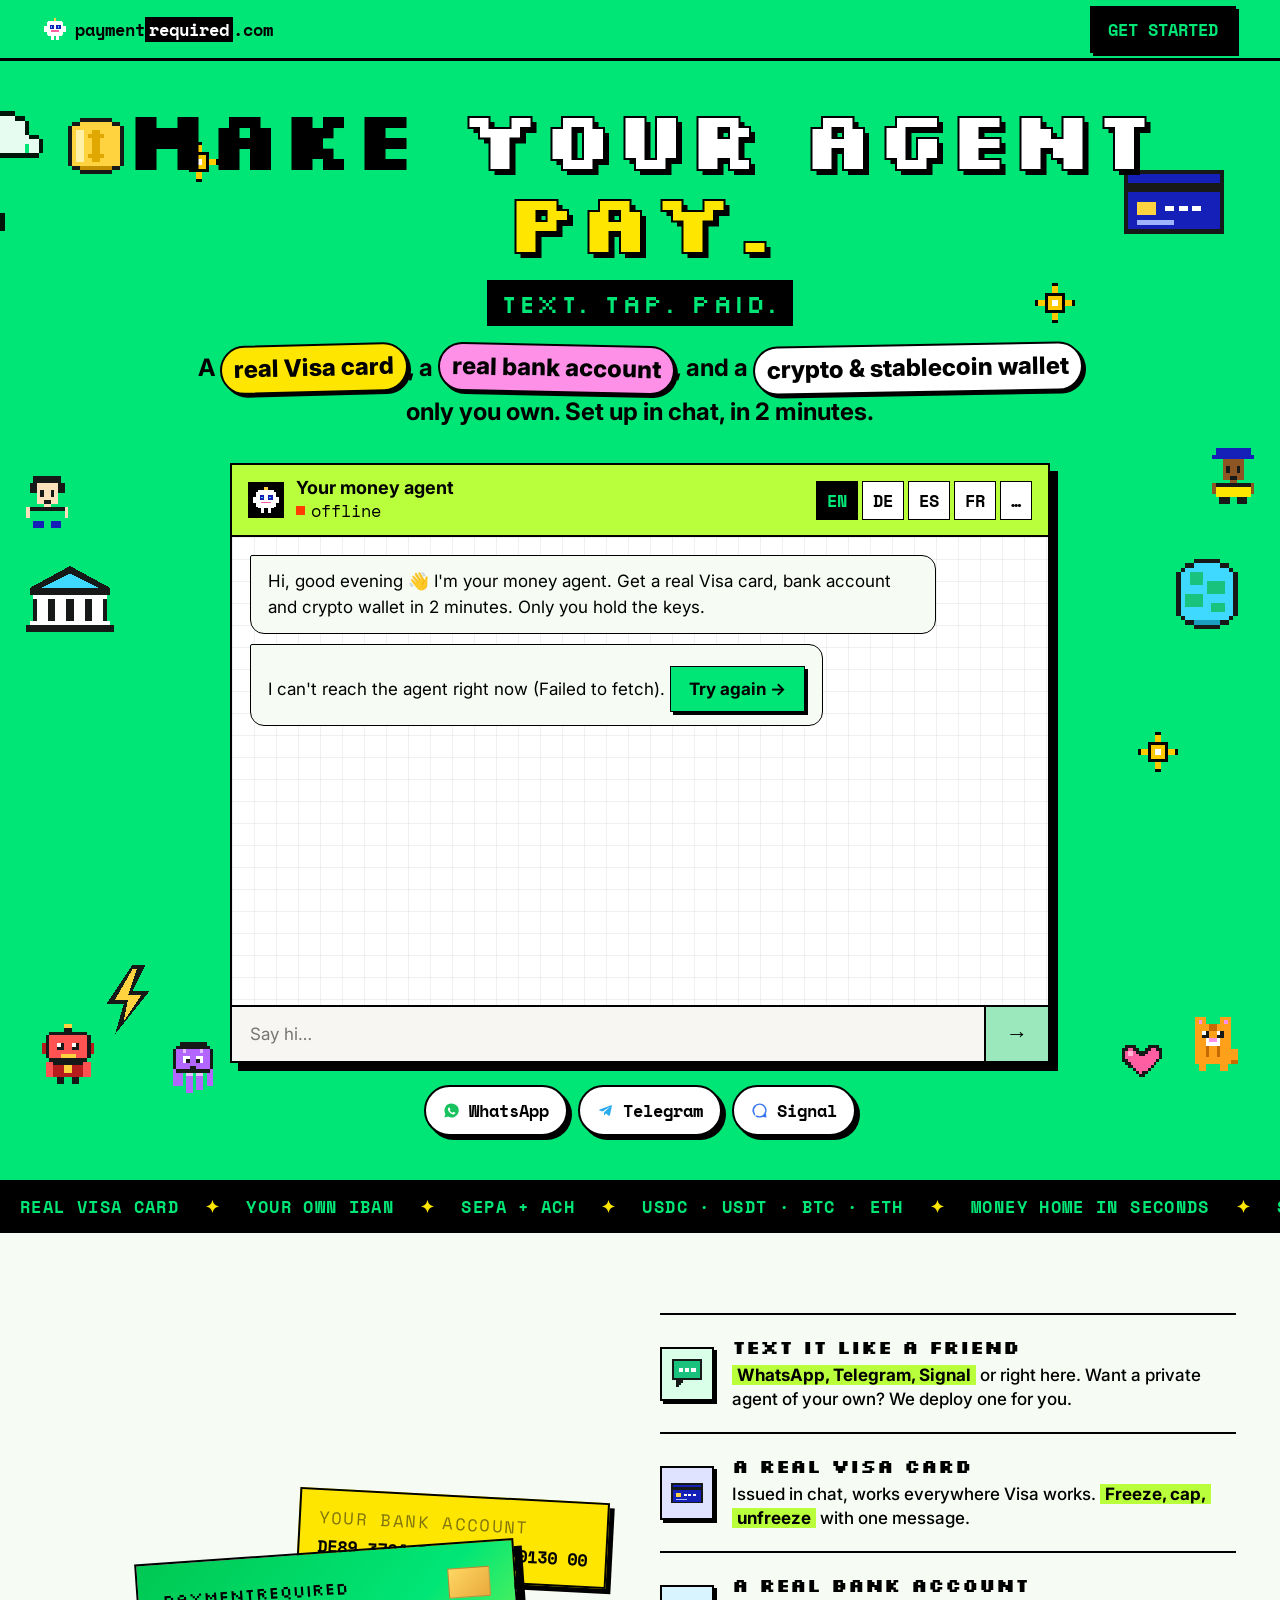
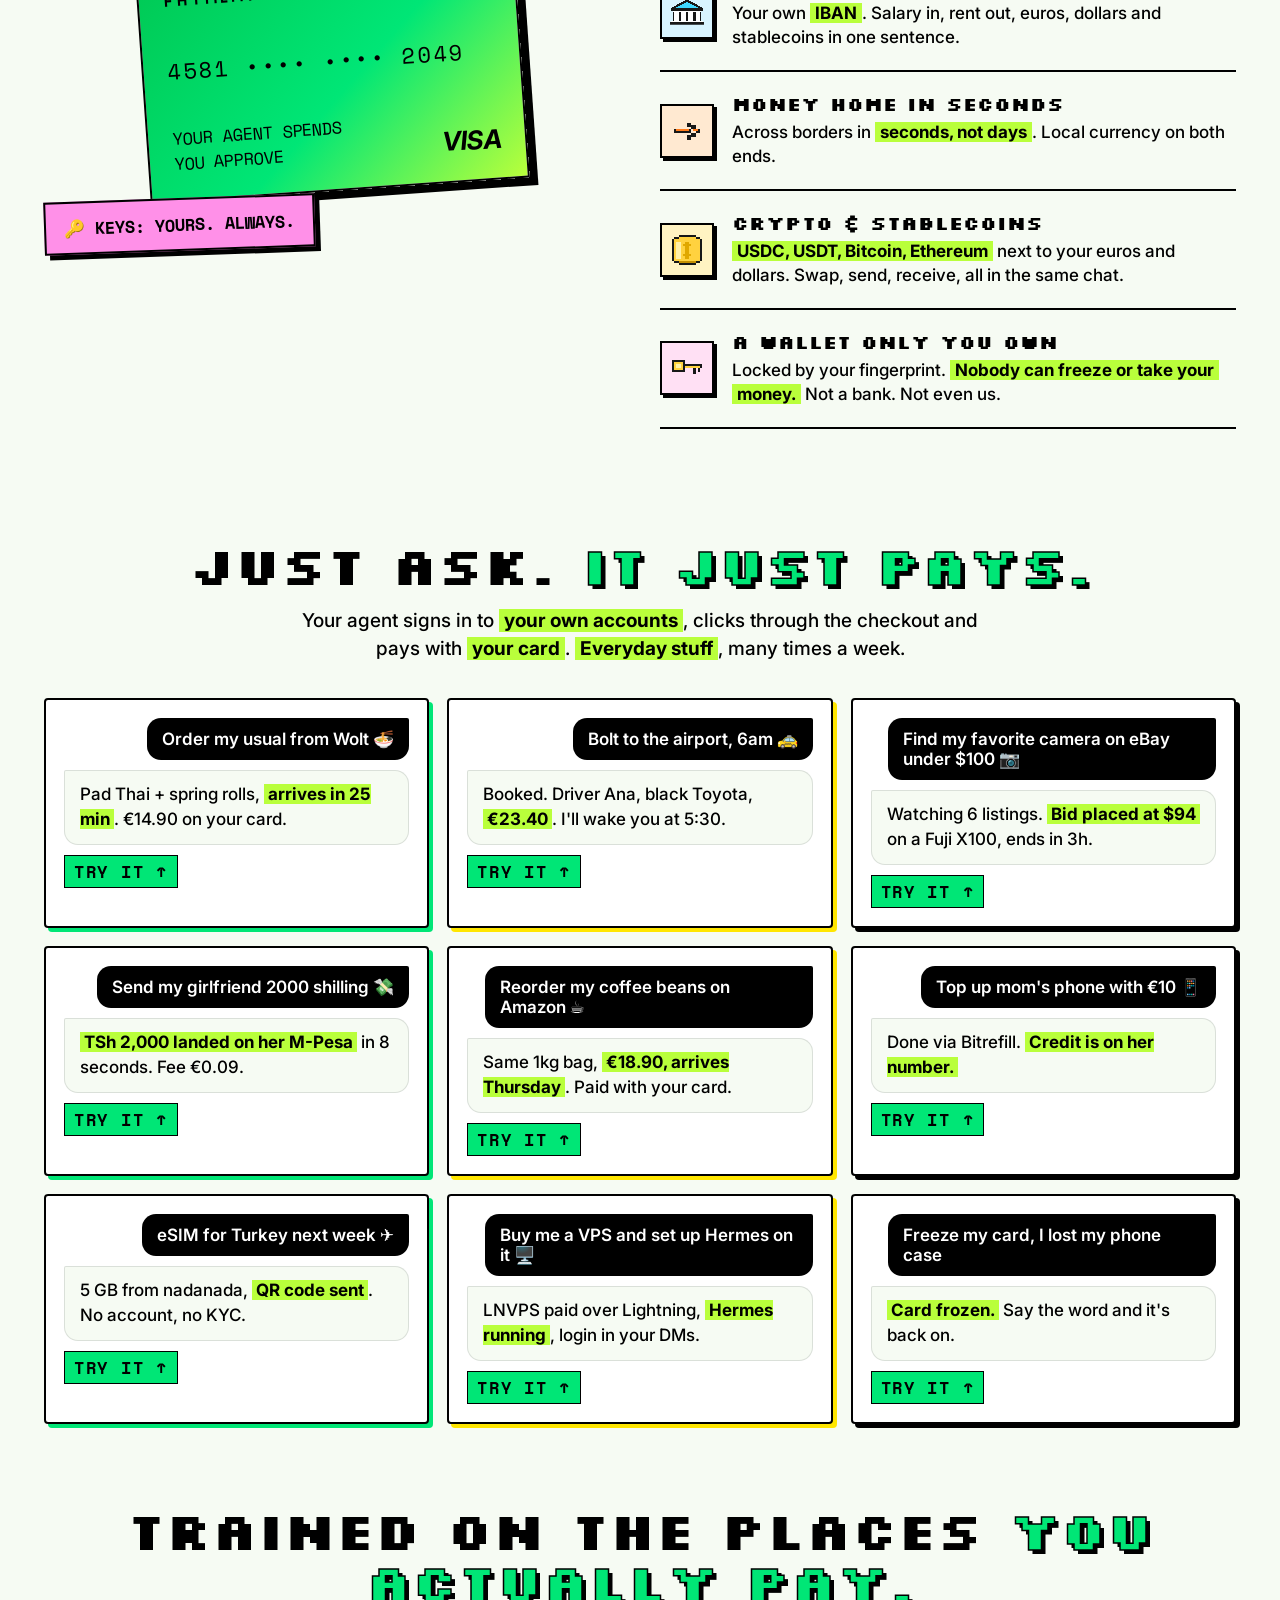
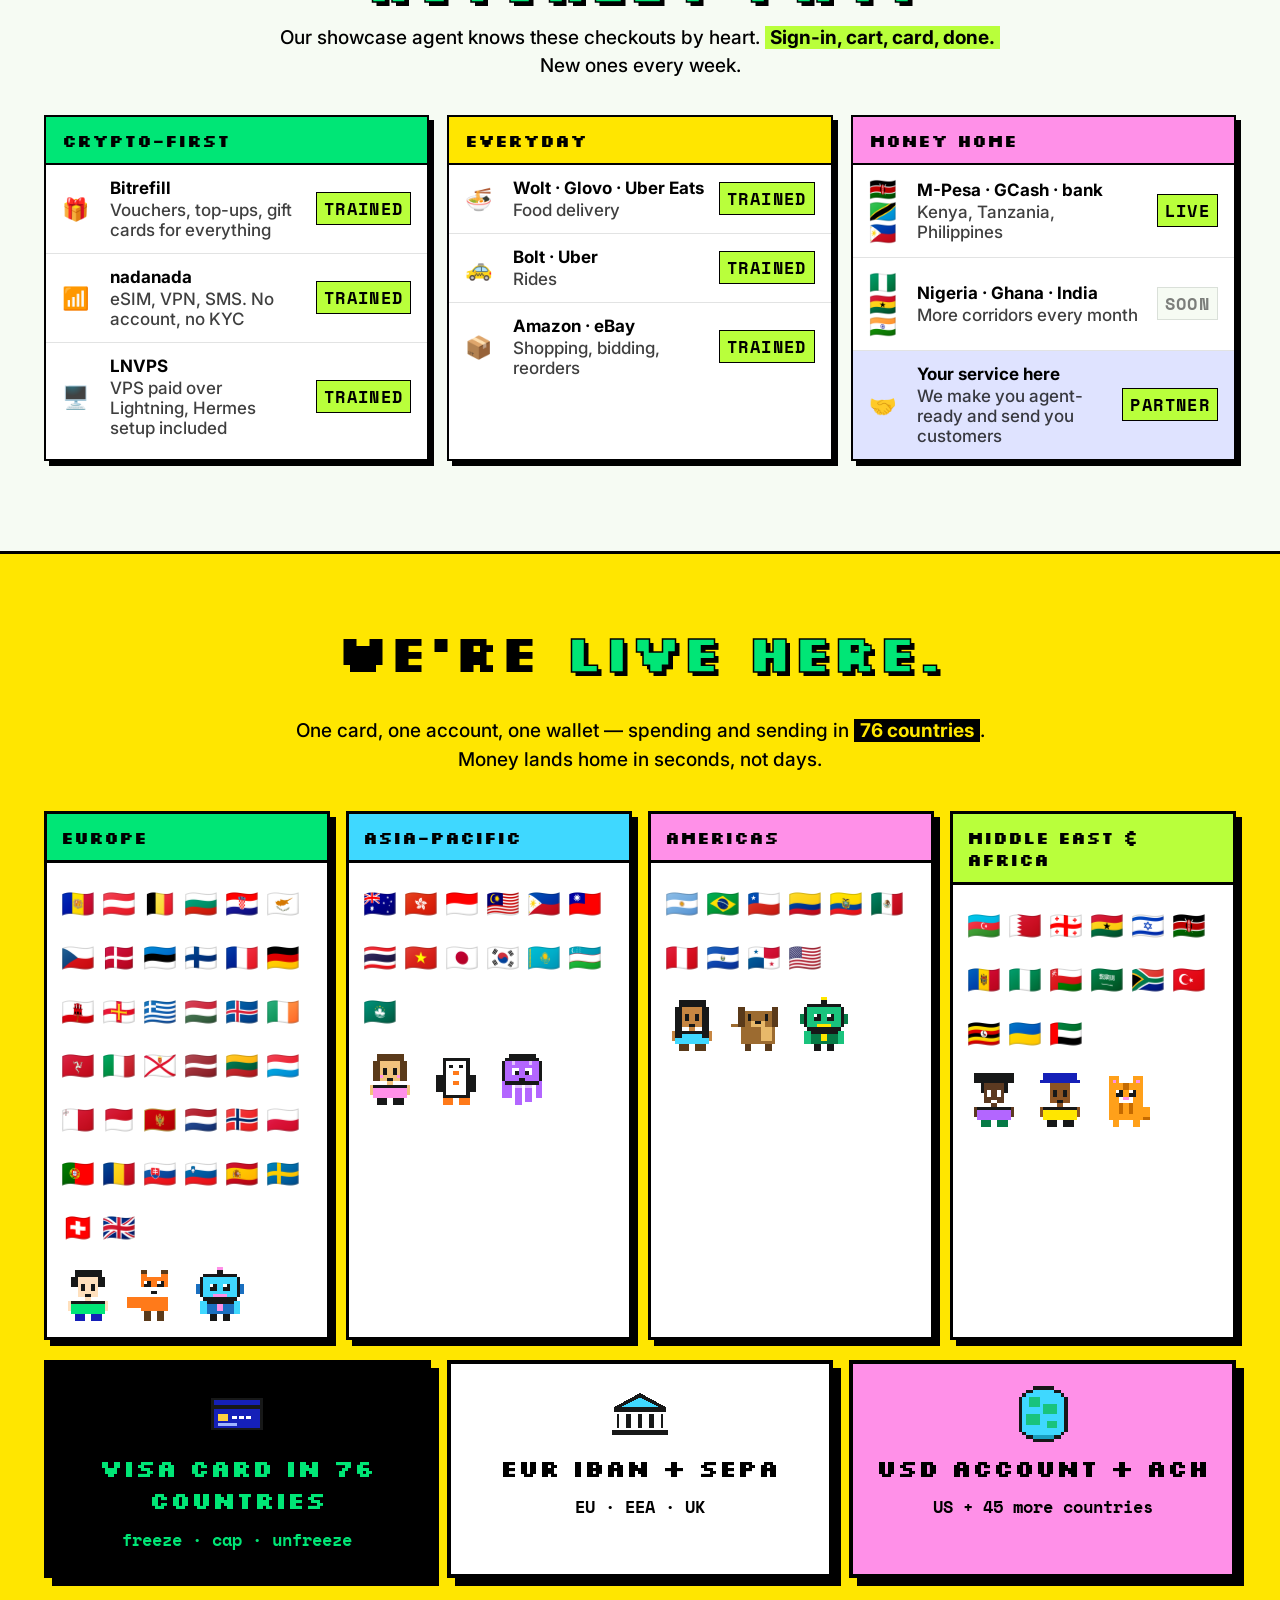
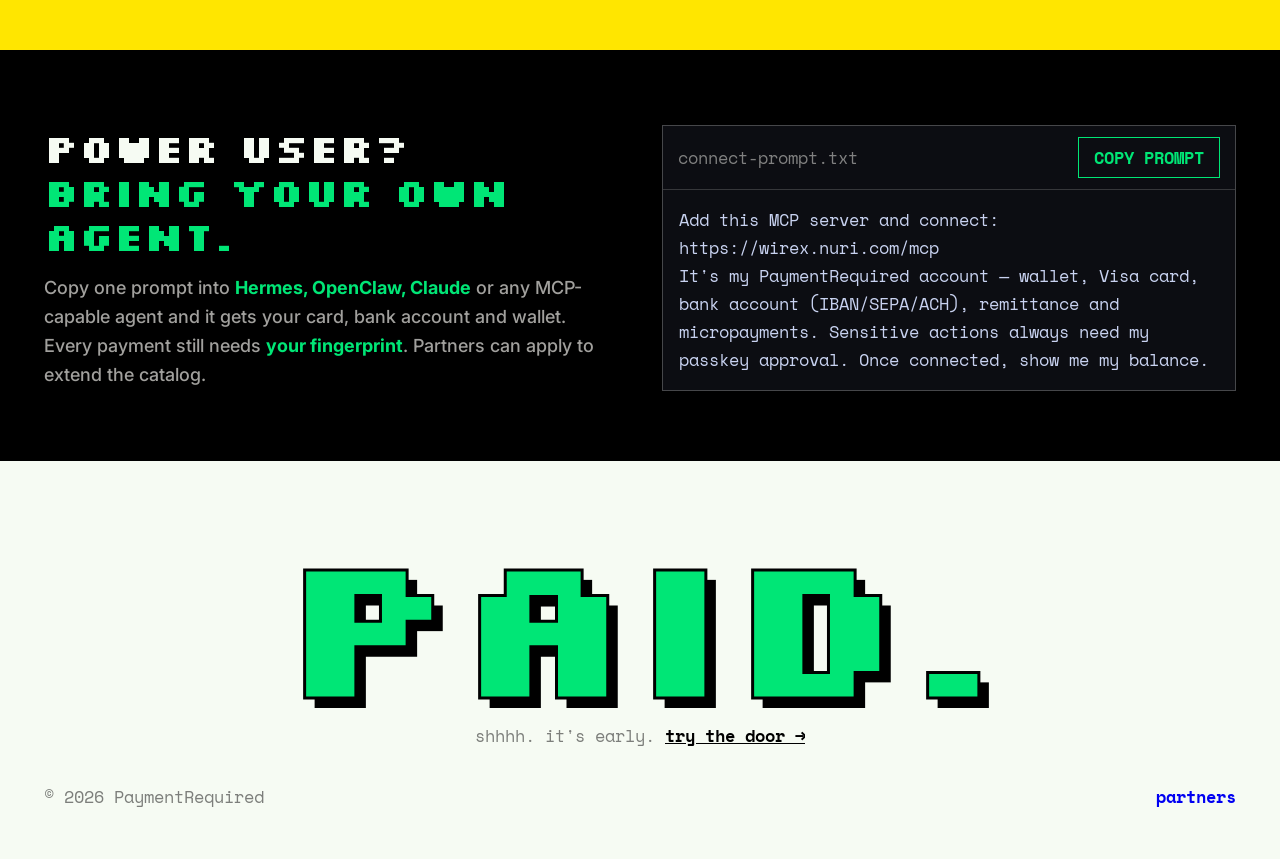
<file: index.html>
<!doctype html>
<html lang="en">
<head>
<meta charset="utf-8">
<meta name="viewport" content="width=device-width, initial-scale=1, viewport-fit=cover">
<meta name="theme-color" content="#00e676">
<title>PaymentRequired — Make your agent pay</title>
<meta name="description" content="A real Visa card, a real bank account, and a wallet only you own. Run by an agent in the chats you already use.">
<meta property="og:title" content="PaymentRequired — Make your agent pay">
<meta property="og:description" content="Agent Visa card + bank account in 2 minutes. You hold the keys.">
<link rel="preconnect" href="https://fonts.googleapis.com">
<link rel="preconnect" href="https://fonts.gstatic.com" crossorigin>
<link href="https://fonts.googleapis.com/css2?family=Silkscreen:wght@400;700&family=Inter:wght@400;500;600;700&family=Space+Mono:wght@400;700&display=swap" rel="stylesheet">
<style>
:root{
  --paper:#f6fbf3; --ink:#000; --blue:#0000f2; --red:#ff3d00; --lav:#dfe3ff; --bubble:#ff90e8; --green:#00e676; --green2:#00c853; --lime:#b9ff3b;
  --yellow:#ffe600; --pink:#ff90e8; --orange:#ff7a1a; --cyan:#3fd8ff; --mint:#d9ffe9; --acid:#edff45;
  --dim:rgba(23,24,24,.55); --line:rgba(23,24,24,.12); --white:#fff;
}
*{margin:0;padding:0;box-sizing:border-box}
html{scroll-behavior:smooth}
body{background:var(--paper);color:var(--ink);font-family:Inter,system-ui,sans-serif;overflow-x:hidden;-webkit-font-smoothing:antialiased}
a{color:inherit}
.wrap{max-width:1240px;margin:0 auto;padding:0 24px}
svg.px{shape-rendering:crispEdges;image-rendering:pixelated}

/* nav */
nav{position:fixed;top:0;left:0;right:0;z-index:50;background:rgba(0,230,118,.94);backdrop-filter:blur(12px);border-bottom:3px solid var(--ink)}
nav .wrap{display:flex;align-items:center;justify-content:space-between;height:58px}
.logo{font-family:"Space Mono",monospace;font-weight:700;font-size:17px;text-decoration:none;display:flex;align-items:center;gap:9px}
.logo em{font-style:normal;color:#fff;background:var(--ink);padding:0 4px}
@media(max-width:420px){.logo .tld{display:none}}
.navcta{font-family:"Space Mono",monospace;font-size:17px;font-weight:700;text-decoration:none;background:var(--ink);color:var(--green);padding:9px 16px;border:2px solid var(--ink);box-shadow:3px 3px 0 var(--ink);transition:all .15s}
.navcta:hover{transform:translate(1px,1px);box-shadow:2px 2px 0 var(--blue)}

/* hero */
header{padding:96px 0 44px;position:relative;overflow:hidden;background:var(--green);color:var(--ink);border-bottom:3px solid var(--ink)}
.hero{display:flex;flex-direction:column;align-items:center;text-align:center;position:relative}
h1{font-family:Silkscreen,monospace;font-weight:700;text-transform:uppercase;font-size:clamp(34px,6.6vw,104px);line-height:.98;letter-spacing:-.01em;user-select:none}
h1 .l2{color:#fff;-webkit-text-stroke:2px var(--ink);text-shadow:5px 5px 0 var(--ink)}
h1 .l3{color:var(--yellow);-webkit-text-stroke:2px var(--ink);text-shadow:5px 5px 0 var(--ink)}
h1{text-shadow:none}
.punch{font-family:Silkscreen,monospace;font-size:clamp(17px,2.2vw,26px);margin-top:18px;letter-spacing:.06em;background:var(--ink);color:var(--green);display:inline-block;padding:6px 14px}
.tagline{margin:18px 0 30px;font-size:clamp(19px,2vw,24px);font-weight:700;max-width:56ch;line-height:1.7;color:var(--ink)}
.tagline b{color:var(--ink);background:var(--yellow);padding:2px 12px;box-shadow:3px 3px 0 var(--ink);border:2px solid var(--ink);border-radius:999px;white-space:nowrap;font-weight:800;display:inline-block;transform:rotate(-1.5deg)}
.tagline b:nth-of-type(2){background:var(--bubble);transform:rotate(1.2deg)}
.tagline b:nth-of-type(3){background:#fff;transform:rotate(-1deg)}


/* floating pixel sprites */
.sprite{position:absolute;pointer-events:none;z-index:0}
.sprite.cloud{z-index:0;opacity:.9}.sprite:not(.cloud):not(.spark){z-index:1}
.hero h1,.hero .punch,.hero .tagline{position:relative;z-index:2}
.sprite svg{width:100%;height:100%}
.s-coin{width:64px;top:6%;left:5%;animation:bob 3.2s ease-in-out infinite}
.s-card{width:110px;top:14%;right:4%;animation:tilt 5s ease-in-out infinite}
.s-bolt{width:52px;bottom:12%;left:8%;animation:zap 1.6s steps(2) infinite}
.s-heart{width:46px;bottom:8%;right:9%;animation:beat 1.4s ease-in-out infinite}
.s-bank{width:88px;top:48%;left:2%;animation:bob 4.2s ease-in-out .8s infinite}
.s-globe{width:70px;top:44%;right:3%;animation:spin 8s steps(8) infinite}
@media(max-width:1100px){.s-bank,.s-globe{display:none}}
@media(max-width:760px){.sprite:not(.cloud){display:none}}
.cloud{width:150px;animation:drift 40s linear infinite}
.c1{top:7%;left:-8%}.c2{top:20%;left:-20%;width:110px;animation-duration:55s;animation-delay:-20s}.c3{top:12%;left:-14%;width:190px;animation-duration:70s;animation-delay:-45s}.c4{top:26%;left:-10%;width:120px;animation-duration:48s;animation-delay:-10s}
@keyframes drift{to{transform:translateX(120vw)}}
.spark{width:40px;animation:twinkle 1.8s steps(2) infinite}
.k1{top:12%;left:14%}.k2{top:24%;right:16%;animation-delay:.5s}.k3{bottom:14%;left:18%;animation-delay:.9s}.k4{top:62%;right:8%;animation-delay:1.3s}
@keyframes twinkle{50%{opacity:.25;transform:scale(.7) rotate(45deg)}}
@media(max-width:760px){.cloud{width:80px}.spark{display:none}}
@keyframes bob{50%{transform:translateY(-14px)}}
@keyframes tilt{0%,100%{transform:rotate(-8deg)}50%{transform:rotate(8deg) translateY(-8px)}}
@keyframes zap{0%{opacity:1;transform:scale(1)}50%{opacity:.45;transform:scale(1.12)}100%{opacity:1;transform:scale(1)}}
@keyframes beat{0%,100%{transform:scale(1)}30%{transform:scale(1.22)}}
@keyframes spin{to{transform:rotateY(360deg)}}

/* centered chat */
.chatbox{width:min(820px,100%);background:var(--white);color:var(--ink);border:2px solid var(--ink);box-shadow:8px 8px 0 var(--ink);display:flex;flex-direction:column;height:min(600px,70svh);position:relative;z-index:2;text-align:left}
@media(max-width:760px){.chips{width:100%}.chip{flex:1 1 auto;text-align:center}nav .wrap{height:54px}.logo{font-size:17px;gap:6px}.navcta{padding:8px 12px;box-shadow:2px 2px 0 var(--pink)}header{padding:78px 0 28px}.wrap{padding:0 12px}.chatbox{height:78svh;box-shadow:5px 5px 0 var(--ink)}.chathead{padding:10px 12px;flex-wrap:wrap}.langs{margin-left:auto}.langs button{padding:6px 8px}.msgs{padding:12px}.msg{max-width:94%}.msgbtns{gap:8px}.mbtn{padding:11px 13px;flex:1;justify-content:center}.chathead .who{font-size:17px}}
.chathead{display:flex;align-items:center;gap:12px;padding:12px 16px;border-bottom:2px solid var(--ink);background:var(--lime)}
.avatar{width:36px;height:36px;background:var(--ink);display:grid;place-items:center;flex-shrink:0}
.avatar svg{width:26px;height:26px}
.chathead .who{font-weight:700;font-size:18px}
.chathead .st{font-family:"Space Mono",monospace;font-size:17px;color:var(--ink);display:flex;align-items:center;gap:6px;min-height:15px}
.chathead .st::before{content:"";width:9px;height:9px;background:var(--green2);animation:blink 2s infinite;flex-shrink:0}
.chathead .st.err::before{background:var(--red)}
@keyframes blink{50%{opacity:.35}}
.langs{margin-left:auto;display:flex;gap:4px}
.langs button{font-family:"Space Mono",monospace;font-size:17px;font-weight:700;border:1.5px solid var(--ink);background:var(--white);padding:6px 10px;cursor:pointer;transition:all .12s}
.langs button:hover,.langs button.on{background:var(--ink);color:var(--green)}
.msgs{flex:1;overflow-y:auto;padding:18px;display:flex;flex-direction:column;gap:10px;scrollbar-width:thin;background-color:var(--white);background-image:linear-gradient(rgba(0,0,0,.06) 1px,transparent 1px),linear-gradient(90deg,rgba(0,0,0,.06) 1px,transparent 1px);background-size:22px 22px}
.msg{max-width:88%;padding:13px 17px;font-size:17px;line-height:1.5;animation:pop .28s ease both;border:1.5px solid var(--ink);word-break:break-word}
@keyframes pop{from{opacity:0;transform:translateY(6px)}}
.msg.bot{background:var(--paper);align-self:flex-start;border-radius:2px 14px 14px 14px}
.msg.me{background:var(--ink);color:var(--white);border-color:var(--ink);align-self:flex-end;border-radius:14px 2px 14px 14px}
.msg a{color:var(--blue);font-weight:600}
.msg.me a{color:var(--lime)}
.msg .cta{display:inline-block;cursor:pointer;font-family:inherit;margin-top:8px;background:var(--green);color:var(--ink);text-decoration:none;padding:12px 18px;font-weight:700;font-size:17px;box-shadow:3px 3px 0 var(--ink);border:1.5px solid var(--ink)}
.msg .cta:hover{transform:translate(1px,1px);box-shadow:2px 2px 0 var(--ink)}
.chips{display:flex;flex-wrap:wrap;gap:8px;align-self:flex-start;animation:pop .3s .1s ease both}
.chip{padding:11px 18px;border:2px solid var(--ink);background:var(--white);font-size:17px;font-weight:700;cursor:pointer;font-family:inherit;border-radius:999px;transition:all .12s;box-shadow:3px 3px 0 var(--ink)}
.chip:active{transform:translate(2px,2px);box-shadow:1px 1px 0 var(--ink)}
.chip:hover{background:var(--ink);color:var(--paper)}
.chip.hot{background:var(--yellow);border-color:var(--ink);box-shadow:3px 3px 0 var(--ink)}
.chip.hot:hover{background:var(--ink);color:var(--paper)}
.typing{display:flex;gap:5px;padding:13px 16px;background:var(--paper);border:1.5px solid var(--ink);border-radius:2px 14px 14px 14px;align-self:flex-start;width:max-content}
.typing i{width:6px;height:6px;background:var(--green2);animation:tp 1.1s steps(2) infinite}
.typing i:nth-child(2){animation-delay:.18s;background:var(--pink)}.typing i:nth-child(3){animation-delay:.36s;background:var(--green)}
@keyframes tp{50%{transform:translateY(-4px)}}
.composer{display:flex;border-top:2px solid var(--ink)}
.composer input{flex:1;min-width:0;border:none;padding:17px 18px;font-size:17px;font-family:inherit;outline:none;background:var(--white);color:var(--ink)}
.composer input:disabled{background:#f7f6f2}
.composer button{width:64px;border:none;border-left:2px solid var(--ink);background:var(--green);color:var(--ink);font-size:22px;cursor:pointer;transition:background .15s}
.composer button:hover{background:var(--ink);color:var(--green)}
.composer button:disabled{background:#9be8bd;cursor:wait}

.msgbtns{display:flex;gap:10px;flex-wrap:wrap;justify-content:center;margin-top:22px;position:relative;z-index:2}
.mbtn{display:inline-flex;align-items:center;gap:9px;font-family:"Space Mono",monospace;font-size:17px;font-weight:700;text-decoration:none;border:2px solid var(--ink);padding:11px 17px;background:var(--white);color:var(--ink);transition:all .15s;box-shadow:4px 4px 0 var(--ink);border-radius:999px}
.mbtn:hover{transform:translate(2px,2px);box-shadow:1px 1px 0 var(--ink)}
.mbtn.wa:hover{background:var(--lime)}.mbtn.tg:hover{background:#cdeaff}.mbtn.sg:hover{background:#d9e2ff}
.mbtn svg{width:17px;height:17px}

/* approval overlay: full-screen sheet with the bridge inside */
.overlay{position:fixed;inset:0;z-index:100;background:rgba(0,0,0,.6);backdrop-filter:blur(6px);display:none;align-items:center;justify-content:center;padding:16px}
.overlay.on{display:flex}
.sheet{background:var(--white);border:3px solid var(--ink);box-shadow:8px 8px 0 var(--green);width:min(560px,100%);height:min(780px,100%);display:flex;flex-direction:column;overflow:hidden}
.sheethead{display:flex;align-items:center;justify-content:space-between;gap:12px;padding:12px 14px;border-bottom:2px solid var(--ink);background:var(--green)}
.sheettitle{font-family:Silkscreen,monospace;font-size:17px;text-transform:uppercase;line-height:1.25}
.sheetclose{width:40px;height:40px;border:2px solid var(--ink);background:var(--white);font-size:18px;cursor:pointer;flex-shrink:0;box-shadow:2px 2px 0 var(--ink)}
#bridgeframe{flex:1;width:100%;border:none;background:var(--white)}
.sheetfoot{display:flex;align-items:center;gap:12px;padding:10px 14px;border-top:2px solid var(--ink);font-family:"Space Mono",monospace;font-size:17px;color:var(--ink)}
.ovspin{display:flex;gap:6px}
.ovspin i{width:10px;height:10px;background:var(--green2);animation:tp 1.1s steps(2) infinite}
.ovspin i:nth-child(2){animation-delay:.18s;background:var(--bubble)}.ovspin i:nth-child(3){animation-delay:.36s;background:var(--yellow)}
.ovtab{margin-left:auto;font-family:"Space Mono",monospace;font-size:17px;font-weight:700;background:var(--yellow);border:2px solid var(--ink);box-shadow:3px 3px 0 var(--ink);padding:8px 12px;cursor:pointer;white-space:nowrap}
.sheetfoot.wrapfoot{flex-wrap:wrap}
@media(max-width:760px){.overlay{padding:0}.sheet{width:100%;height:100%;border:none;box-shadow:none}.sheethead{padding-top:max(12px,env(safe-area-inset-top))}}
/* strip */
.strip{border-bottom:3px solid var(--ink);background:var(--ink);color:var(--green);overflow:hidden}
.strip .inner{display:flex;width:max-content;animation:mar 24s linear infinite;padding:11px 0}
@keyframes mar{to{transform:translateX(-50%)}}
.strip span{font-family:"Space Mono",monospace;font-size:17px;font-weight:700;letter-spacing:.08em;white-space:nowrap;padding:0 20px;text-transform:uppercase}
.strip .dot{padding:0 6px;color:var(--yellow)}

/* card visual + features */
.split{display:grid;grid-template-columns:1fr 1fr;gap:40px;padding:80px 0 30px;align-items:center}
@media(max-width:960px){.split{grid-template-columns:1fr}}
.cardside{position:relative;min-height:400px;display:grid;place-items:center}
@media(max-width:760px){.cardside{min-height:0;display:flex;flex-direction:column;gap:18px;align-items:stretch;padding:8px 8px 14px}.cardside .iban,.cardside .keytag{position:static;transform:none;width:100%}.cardside .visa{width:100%;transform:none}.cardside:hover .visa,.cardside:hover .iban,.cardside:hover .keytag{transform:none}.split{padding:40px 0 20px;gap:24px}}
.visa{width:min(380px,92%);aspect-ratio:1.586;background:linear-gradient(135deg,#00c853,#00e676 55%,#b9ff3b);color:var(--ink);border:2px solid var(--ink);box-shadow:8px 8px 0 var(--ink);padding:24px;display:flex;flex-direction:column;justify-content:space-between;transform:rotate(-4deg);transition:transform .4s cubic-bezier(.2,.8,.2,1);position:relative;z-index:3;overflow:hidden}
.visa::after{content:"";position:absolute;inset:0;background:linear-gradient(115deg,transparent 40%,rgba(255,255,255,.18) 50%,transparent 60%);transform:translateX(-120%);animation:shine 4s ease-in-out infinite}
@keyframes shine{40%{transform:translateX(120%)}100%{transform:translateX(120%)}}
.cardside:hover .visa{transform:rotate(0) scale(1.03)}
.visa .top{display:flex;justify-content:space-between;align-items:flex-start}
.visa .brand{font-family:Silkscreen,monospace;font-size:17px}
.visa .chipp{width:42px;height:30px;background:linear-gradient(135deg,#ffd764,#e8a93c);border:1px solid rgba(0,0,0,.25)}
.visa .num{font-family:"Space Mono",monospace;font-size:clamp(17px,2.2vw,22px);letter-spacing:.12em}
.visa .bot{display:flex;justify-content:space-between;align-items:flex-end;font-family:"Space Mono",monospace;font-size:17px}
.visa .vlogo{font-style:italic;font-weight:700;font-size:26px;font-family:Inter,sans-serif;letter-spacing:-.03em}
.iban{position:absolute;top:6%;right:2%;background:var(--yellow);border:2px solid var(--ink);box-shadow:5px 5px 0 var(--ink);padding:14px 18px;transform:rotate(3deg);z-index:2;transition:transform .4s}
.cardside:hover .iban{transform:rotate(6deg) translateY(-6px)}
.iban .lbl{font-family:"Space Mono",monospace;font-size:17px;letter-spacing:.14em;color:var(--dim);text-transform:uppercase}
.iban .val{font-family:"Space Mono",monospace;font-size:17px;font-weight:700;margin-top:4px}
.keytag{position:absolute;bottom:5%;left:0;background:var(--bubble);color:var(--ink);border:2px solid var(--ink);box-shadow:5px 5px 0 var(--ink);padding:12px 18px;transform:rotate(-2deg);z-index:4;font-family:"Space Mono",monospace;font-size:17px;font-weight:700;transition:transform .4s}
.cardside:hover .keytag{transform:rotate(-5deg) translateY(4px)}

.feat{display:flex;flex-direction:column;gap:0;border-top:2px solid var(--ink)}
.frow{display:grid;grid-template-columns:56px 1fr;gap:16px;align-items:center;padding:20px 0;border-bottom:2px solid var(--ink);transition:background .15s}
.frow:hover{background:var(--white)}
.frow .ic{width:54px;height:54px;border:2px solid var(--ink);display:grid;place-items:center;box-shadow:3px 3px 0 var(--ink)}
.frow .ic svg{width:34px;height:34px}
.frow h3{font-family:Silkscreen,monospace;font-size:19px;text-transform:uppercase;line-height:1.3}
.frow p{font-size:17px;color:var(--ink);font-weight:500;margin-top:3px;line-height:1.45}
.frow p b{color:var(--ink);background:var(--lime);padding:0 5px;box-decoration-break:clone;-webkit-box-decoration-break:clone}

/* ask bubbles */
.askwrap{padding:80px 0}
.askhead{font-family:Silkscreen,monospace;text-transform:uppercase;font-size:clamp(24px,4.2vw,52px);line-height:1;margin-bottom:38px;text-align:center}
.askhead em{font-style:normal;color:var(--green);-webkit-text-stroke:1.5px var(--ink);text-shadow:4px 4px 0 var(--ink)}
.bubbles{display:grid;grid-template-columns:repeat(3,1fr);gap:18px}
@media(max-width:960px){.bubbles{grid-template-columns:1fr}}
.bub{background:var(--white);border:2px solid var(--ink);box-shadow:4px 4px 0 var(--ink);padding:18px;display:flex;flex-direction:column;gap:10px;transition:transform .15s;cursor:pointer;border-radius:4px}
.bub:hover{transform:translate(-2px,-2px);box-shadow:6px 6px 0 var(--ink)}
.bub:nth-child(1){box-shadow:4px 4px 0 var(--green)}.bub:nth-child(2){box-shadow:4px 4px 0 var(--yellow)}.bub:nth-child(3){box-shadow:4px 4px 0 var(--ink)}
.bub:nth-child(4){box-shadow:4px 4px 0 var(--green)}.bub:nth-child(5){box-shadow:4px 4px 0 var(--yellow)}.bub:nth-child(6){box-shadow:4px 4px 0 var(--ink)}
.bub .q{align-self:flex-end;background:var(--ink);color:var(--white);padding:11px 15px;border-radius:14px 2px 14px 14px;font-size:17px;font-weight:600;max-width:95%}
.bub .a{align-self:flex-start;background:var(--paper);border:1.5px solid var(--line);padding:11px 15px;border-radius:2px 14px 14px 14px;font-size:17px;color:var(--ink);font-weight:500;line-height:1.5}
.bub .a b{color:var(--ink);background:var(--lime);padding:0 4px}
.bub .try{font-family:"Space Mono",monospace;font-size:17px;color:var(--ink);background:var(--green);align-self:flex-start;padding:3px 9px;border:1.5px solid var(--ink);font-weight:700;letter-spacing:.1em}


.askintro{text-align:center;max-width:60ch;margin:-22px auto 34px;font-size:19px;color:var(--ink);font-weight:500;line-height:1.5}
.askintro b{color:var(--ink);background:var(--lime);padding:0 5px}
.bub:nth-child(7){box-shadow:4px 4px 0 var(--green)}.bub:nth-child(8){box-shadow:4px 4px 0 var(--yellow)}.bub:nth-child(9){box-shadow:4px 4px 0 var(--ink)}
.catwrap{padding:0 0 90px}
.cat{display:grid;grid-template-columns:repeat(3,1fr);gap:18px}
@media(max-width:960px){.cat{grid-template-columns:1fr}}
.catgroup{border:2px solid var(--ink);background:var(--white);box-shadow:5px 5px 0 var(--ink)}
.catgroup h4{font-family:Silkscreen,monospace;font-size:17px;text-transform:uppercase;padding:12px 16px;border-bottom:2px solid var(--ink);background:var(--green)}
.catgroup:nth-child(2) h4{background:var(--yellow)}.catgroup:nth-child(3) h4{background:var(--bubble)}
.catitem{display:grid;grid-template-columns:36px 1fr auto;gap:12px;align-items:center;padding:13px 16px;border-bottom:1.5px solid var(--line);text-decoration:none;transition:background .12s}
.catitem:last-child{border-bottom:none}
a.catitem:hover{background:var(--paper)}
.catitem .ci{font-size:22px;line-height:1}
.catitem b{display:block;font-size:17px}
.catitem small{display:block;font-size:17px;color:var(--ink);opacity:.75;font-weight:500;margin-top:2px}
.catitem .tag{font-family:"Space Mono",monospace;font-size:17px;font-weight:700;text-transform:uppercase;letter-spacing:.08em;border:1.5px solid var(--ink);padding:3px 7px;background:var(--lime)}
.catitem .tag.soon{background:var(--paper);color:var(--dim);border-color:var(--line)}
.catitem.partner{background:var(--lav)}
/* pro */
.pro{background:var(--ink);color:var(--paper);padding:70px 0;border-top:2px solid var(--ink)}
.pro .wrap{display:grid;grid-template-columns:1fr 1fr;gap:44px;align-items:center}
@media(max-width:900px){.pro .wrap{grid-template-columns:1fr}}
.pro h2{font-family:Silkscreen,monospace;text-transform:uppercase;font-size:clamp(22px,3.2vw,40px);line-height:1.1}
.pro h2 em{font-style:normal;color:var(--green)}
.pro p{margin-top:16px;font-size:18px;line-height:1.6;color:rgba(244,243,238,.66);max-width:46ch;font-weight:500}
.pro p b{color:var(--green)}
.codebox{background:#0c0d12;border:1.5px solid rgba(244,243,238,.25)}
.cbh{display:flex;justify-content:space-between;align-items:center;padding:11px 15px;border-bottom:1.5px solid rgba(244,243,238,.18);font-family:"Space Mono",monospace;font-size:17px;color:rgba(244,243,238,.5)}
.copybtn{font-family:"Space Mono",monospace;font-size:17px;font-weight:700;padding:7px 15px;border:1.5px solid var(--green);background:transparent;color:var(--green);cursor:pointer;transition:all .15s}
.copybtn:hover{background:var(--green);color:var(--ink)}
.codebox pre{padding:16px;font-family:"Space Mono",monospace;font-size:17px;line-height:1.65;color:#c8d2f0;white-space:pre-wrap;word-break:break-word}

/* pixel world: 2-frame idle (fa/fb swap via steps), --fd staggers through <use> */
.fa{animation:faF 1.2s steps(1,end) infinite;animation-delay:var(--fd,0s)}
.fb{opacity:0;animation:fbF 1.2s steps(1,end) infinite;animation-delay:var(--fd,0s)}
@keyframes faF{0%,49.9%{opacity:1}50%,100%{opacity:0}}
@keyframes fbF{0%,49.9%{opacity:0}50%,100%{opacity:1}}
@media(prefers-reduced-motion:reduce){.fa,.fb{animation:none}.fb{display:none}}

/* hero newcomers (hidden on mobile by the existing .sprite rule) */
.s-h1{width:56px;left:1.5%;top:36%;animation:bob 3.8s ease-in-out .4s infinite}
.s-h2{width:56px;right:1.5%;top:34%;animation:bob 4.4s ease-in-out 1.1s infinite}
.s-r1{width:60px;left:3%;bottom:4%;animation:tilt 6s ease-in-out infinite}
.s-petc{width:58px;right:3%;bottom:5%;animation:bob 3s ease-in-out .9s infinite}
.s-oct{width:54px;left:13%;bottom:3%;animation:bob 5s ease-in-out 1.6s infinite}
@media(max-width:1100px){.s-h1,.s-h2,.s-oct{display:none}}

/* world section */
.world{background:var(--yellow);border-top:3px solid var(--ink);border-bottom:3px solid var(--ink);padding:72px 0;overflow:hidden;font-size:17px}
.wsub{text-align:center;max-width:62ch;margin:0 auto;font-size:19px;font-weight:500;line-height:1.55}
.wsub b{background:var(--ink);color:var(--yellow);padding:0 6px;white-space:nowrap}
.wgrid{display:grid;grid-template-columns:repeat(4,1fr);gap:16px;margin-top:36px}
@media(max-width:1000px){.wgrid{grid-template-columns:repeat(2,1fr)}}
@media(max-width:620px){.wgrid{grid-template-columns:1fr}.world{padding:52px 0}}
.wcol{background:#fff;border:3px solid var(--ink);box-shadow:6px 6px 0 var(--ink);min-width:0}
.wcol h5{font-family:Silkscreen,monospace;font-size:17px;text-transform:uppercase;padding:12px 14px;border-bottom:3px solid var(--ink);background:var(--green)}
.wcol:nth-child(2) h5{background:var(--cyan)}
.wcol:nth-child(3) h5{background:var(--pink)}
.wcol:nth-child(4) h5{background:var(--lime)}
.wcol .flags{padding:14px 14px 6px;font-size:27px;line-height:2}
.wchars{display:flex;gap:12px;align-items:flex-end;padding:6px 14px 16px}
.wchars svg{width:54px;height:54px;animation:bob 3.2s ease-in-out infinite}
.wchars svg:nth-child(2){animation-delay:.6s}
.wchars svg:nth-child(3){animation-delay:1.1s}
.wcall{display:grid;grid-template-columns:repeat(3,1fr);gap:16px;margin-top:20px}
@media(max-width:960px){.wcall{grid-template-columns:1fr}}
.wco{background:#fff;border:4px solid var(--ink);box-shadow:8px 8px 0 var(--ink);padding:22px 16px;text-align:center;display:flex;flex-direction:column;align-items:center;gap:10px}
.wco svg{width:56px;height:56px}
.wco b{font-family:Silkscreen,monospace;font-size:clamp(17px,2.2vw,24px);text-transform:uppercase;line-height:1.35}
.wco span{font-family:"Space Mono",monospace;font-size:17px;font-weight:700}
.wco:nth-child(1){background:var(--ink);color:var(--green)}
.wco:nth-child(2){background:#fff}
.wco:nth-child(3){background:var(--bubble)}

/* footer */
/* rainbow foot */
.bigfoot{font-family:Silkscreen,monospace;font-weight:700;text-transform:uppercase;font-size:clamp(64px,16vw,260px);line-height:.85;text-align:center;padding:70px 0 0;user-select:none;letter-spacing:-.02em;color:var(--green);-webkit-text-stroke:3px var(--ink);text-shadow:10px 10px 0 var(--ink)}
@keyframes hue{to{background-position:300% 0}}
.shh{text-align:center;font-family:"Space Mono",monospace;font-size:17px;color:var(--dim);padding:18px 0 0}.shh a{color:var(--ink);font-weight:700}
footer{padding:36px 0 50px}
footer .wrap{display:flex;justify-content:space-between;flex-wrap:wrap;gap:16px;font-family:"Space Mono",monospace;font-size:17px;color:var(--dim)}
footer a{color:var(--blue);text-decoration:none;font-weight:700}
</style>
</head>
<body>

<!-- pixel sprite definitions -->
<svg width="0" height="0" style="position:absolute">
  <defs>
    <symbol id="px-coin" viewBox="0 0 16 16"><rect x="4" y="1" width="8" height="1" fill="#171818"/><rect x="2" y="2" width="2" height="1" fill="#171818"/><rect x="12" y="2" width="2" height="1" fill="#171818"/><rect x="4" y="2" width="8" height="1" fill="#ffd23f"/><rect x="1" y="3" width="1" height="10" fill="#171818"/><rect x="14" y="3" width="1" height="10" fill="#171818"/><rect x="2" y="3" width="12" height="10" fill="#ffd23f"/><rect x="3" y="4" width="2" height="8" fill="#fff0a8"/><rect x="7" y="4" width="2" height="8" fill="#e0a800"/><rect x="6" y="5" width="4" height="1" fill="#e0a800"/><rect x="6" y="10" width="4" height="1" fill="#e0a800"/><rect x="2" y="13" width="2" height="1" fill="#171818"/><rect x="12" y="13" width="2" height="1" fill="#171818"/><rect x="4" y="13" width="8" height="1" fill="#c48f00"/><rect x="4" y="14" width="8" height="1" fill="#171818"/></symbol>
    <symbol id="px-card" viewBox="0 0 24 16"><rect x="1" y="1" width="22" height="14" fill="#171818"/><rect x="2" y="2" width="20" height="12" fill="#1520b8"/><rect x="2" y="4" width="20" height="2" fill="#171818"/><rect x="4" y="8" width="4" height="3" fill="#ffd23f"/><rect x="10" y="9" width="2" height="1" fill="#fff"/><rect x="13" y="9" width="2" height="1" fill="#fff"/><rect x="16" y="9" width="2" height="1" fill="#fff"/><rect x="4" y="12" width="8" height="1" fill="#9fb4ff"/></symbol>
    <symbol id="px-bolt" viewBox="0 0 12 16"><path fill="#171818" d="M7 0h3L7 6h4L3 16l2-7H1z"/><path fill="#ffd23f" d="M7 1h1L6 7h3L5 13l1-5H3z"/></symbol>
    <symbol id="px-heart" viewBox="0 0 16 14"><path fill="#171818" d="M2 1h4v1h1v1h2V2h1V1h4v1h1v4h-1v1h-1v1h-1v1h-1v1h-1v1h-1v1H7v-1H6v-1H5v-1H4V9H3V8H2V7H1V2h1z"/><path fill="#ff5fa2" d="M3 2h2v1h1v1h1v1h2V4h1V3h1V2h2v1h1v3h-1v1h-1v1h-1v1h-1v1H8v1H7v-1H6V9H5V8H4V7H3V6H2V3h1z"/><rect x="3" y="3" width="2" height="2" fill="#ffb3d3"/></symbol>
    <symbol id="px-bank" viewBox="0 0 24 18"><path fill="#171818" d="M12 0l11 6v2H1V6z"/><path fill="#3fd8ff" d="M12 2l8 4H4z"/><rect x="2" y="8" width="20" height="1" fill="#fff"/><rect x="3" y="9" width="3" height="6" fill="#fff"/><rect x="8" y="9" width="3" height="6" fill="#fff"/><rect x="13" y="9" width="3" height="6" fill="#fff"/><rect x="18" y="9" width="3" height="6" fill="#fff"/><rect x="2" y="9" width="1" height="6" fill="#171818"/><rect x="6" y="9" width="2" height="6" fill="#171818"/><rect x="11" y="9" width="2" height="6" fill="#171818"/><rect x="16" y="9" width="2" height="6" fill="#171818"/><rect x="21" y="9" width="1" height="6" fill="#171818"/><rect x="1" y="15" width="22" height="1" fill="#fff"/><rect x="0" y="16" width="24" height="2" fill="#171818"/></symbol>
    <symbol id="px-globe" viewBox="0 0 16 16"><rect x="5" y="0" width="6" height="1" fill="#171818"/><rect x="3" y="1" width="2" height="1" fill="#171818"/><rect x="11" y="1" width="2" height="1" fill="#171818"/><rect x="5" y="1" width="6" height="1" fill="#3fd8ff"/><rect x="2" y="2" width="1" height="1" fill="#171818"/><rect x="13" y="2" width="1" height="1" fill="#171818"/><rect x="3" y="2" width="10" height="1" fill="#3fd8ff"/><rect x="1" y="3" width="1" height="10" fill="#171818"/><rect x="14" y="3" width="1" height="10" fill="#171818"/><rect x="2" y="3" width="12" height="10" fill="#3fd8ff"/><rect x="4" y="3" width="3" height="3" fill="#19c37d"/><rect x="8" y="5" width="4" height="3" fill="#19c37d"/><rect x="3" y="8" width="4" height="3" fill="#19c37d"/><rect x="9" y="10" width="3" height="2" fill="#19c37d"/><rect x="2" y="13" width="1" height="1" fill="#171818"/><rect x="13" y="13" width="1" height="1" fill="#171818"/><rect x="3" y="13" width="10" height="1" fill="#3fd8ff"/><rect x="3" y="14" width="2" height="1" fill="#171818"/><rect x="11" y="14" width="2" height="1" fill="#171818"/><rect x="5" y="14" width="6" height="1" fill="#1a9fc0"/><rect x="5" y="15" width="6" height="1" fill="#171818"/></symbol>
    <symbol id="px-bot" viewBox="0 0 16 16"><rect x="7" y="0" width="2" height="2" fill="#ffd23f"/><rect x="3" y="2" width="10" height="1" fill="#fff"/><rect x="2" y="3" width="12" height="9" fill="#fff"/><rect x="4" y="5" width="3" height="3" fill="#1520b8"/><rect x="9" y="5" width="3" height="3" fill="#1520b8"/><rect x="5" y="6" width="1" height="1" fill="#3fd8ff"/><rect x="10" y="6" width="1" height="1" fill="#3fd8ff"/><rect x="5" y="9" width="6" height="1" fill="#ff5fa2"/><rect x="3" y="12" width="10" height="1" fill="#fff"/><rect x="0" y="6" width="2" height="4" fill="#fff"/><rect x="14" y="6" width="2" height="4" fill="#fff"/><rect x="5" y="13" width="2" height="3" fill="#fff"/><rect x="9" y="13" width="2" height="3" fill="#fff"/></symbol>
    <symbol id="px-key" viewBox="0 0 16 16"><rect x="1" y="4" width="6" height="6" fill="#171818"/><rect x="2" y="5" width="4" height="4" fill="#ffd23f"/><rect x="3" y="6" width="2" height="2" fill="#fff0a8"/><rect x="7" y="6" width="8" height="2" fill="#171818"/><rect x="7" y="7" width="7" height="1" fill="#ffd23f"/><rect x="11" y="8" width="1" height="3" fill="#171818"/><rect x="13" y="8" width="1" height="2" fill="#171818"/></symbol>
    <symbol id="px-chat" viewBox="0 0 16 16"><rect x="1" y="1" width="14" height="10" fill="#171818"/><rect x="2" y="2" width="12" height="8" fill="#19c37d"/><rect x="4" y="5" width="2" height="2" fill="#fff"/><rect x="7" y="5" width="2" height="2" fill="#fff"/><rect x="10" y="5" width="2" height="2" fill="#fff"/><rect x="3" y="11" width="3" height="1" fill="#171818"/><rect x="3" y="12" width="2" height="1" fill="#171818"/><rect x="3" y="13" width="1" height="1" fill="#171818"/></symbol>
    <symbol id="px-cloud" viewBox="0 0 32 18"><rect x="8" y="2" width="8" height="1" fill="#000"/><rect x="6" y="3" width="2" height="1" fill="#000"/><rect x="16" y="3" width="2" height="1" fill="#000"/><rect x="8" y="3" width="8" height="1" fill="#fff"/><rect x="5" y="4" width="1" height="3" fill="#000"/><rect x="18" y="4" width="1" height="2" fill="#000"/><rect x="6" y="4" width="12" height="3" fill="#fff"/><rect x="19" y="6" width="6" height="1" fill="#000"/><rect x="18" y="6" width="1" height="1" fill="#fff"/><rect x="25" y="7" width="2" height="1" fill="#000"/><rect x="19" y="7" width="6" height="1" fill="#fff"/><rect x="3" y="7" width="2" height="1" fill="#000"/><rect x="5" y="7" width="14" height="1" fill="#fff"/><rect x="27" y="8" width="1" height="3" fill="#000"/><rect x="2" y="8" width="1" height="1" fill="#000"/><rect x="3" y="8" width="24" height="3" fill="#fff"/><rect x="1" y="9" width="1" height="4" fill="#000"/><rect x="2" y="9" width="1" height="4" fill="#fff"/><rect x="28" y="11" width="2" height="1" fill="#000"/><rect x="27" y="11" width="1" height="2" fill="#fff"/><rect x="30" y="12" width="1" height="3" fill="#000"/><rect x="28" y="12" width="2" height="3" fill="#fff"/><rect x="3" y="11" width="24" height="4" fill="#fff"/><rect x="2" y="13" width="1" height="2" fill="#000"/><rect x="3" y="15" width="27" height="1" fill="#000"/></symbol>
    <symbol id="px-spark" viewBox="0 0 12 12"><rect x="5" y="0" width="2" height="3" fill="#000"/><rect x="0" y="5" width="3" height="2" fill="#000"/><rect x="9" y="5" width="3" height="2" fill="#000"/><rect x="5" y="9" width="2" height="3" fill="#000"/><rect x="3" y="3" width="6" height="6" fill="#000"/><rect x="5" y="1" width="2" height="2" fill="#ffc900"/><rect x="1" y="5" width="2" height="2" fill="#ffc900"/><rect x="9" y="5" width="2" height="2" fill="#ffc900"/><rect x="5" y="9" width="2" height="2" fill="#ffc900"/><rect x="4" y="4" width="4" height="4" fill="#ffc900"/><rect x="5" y="5" width="2" height="2" fill="#fff"/></symbol>
    <symbol id="px-send" viewBox="0 0 16 16"><rect x="2" y="7" width="8" height="2" fill="#171818"/><rect x="8" y="4" width="2" height="2" fill="#171818"/><rect x="10" y="5" width="2" height="2" fill="#171818"/><rect x="12" y="7" width="2" height="2" fill="#171818"/><rect x="10" y="9" width="2" height="2" fill="#171818"/><rect x="8" y="10" width="2" height="2" fill="#171818"/><rect x="3" y="7" width="6" height="1" fill="#ff7a1a"/><rect x="11" y="7" width="2" height="1" fill="#ff7a1a"/></symbol>
    <!-- pixel world: robots -->
    <symbol id="px-rbo" viewBox="0 0 16 16"><g class="fa"><rect x="7" y="0" width="2" height="1" fill="#ffd23f"/><rect x="7" y="1" width="2" height="1" fill="#171818"/><rect x="3" y="2" width="10" height="1" fill="#171818"/><rect x="2" y="3" width="1" height="6" fill="#171818"/><rect x="13" y="3" width="1" height="6" fill="#171818"/><rect x="3" y="3" width="10" height="6" fill="#ff5252"/><rect x="3" y="9" width="10" height="1" fill="#171818"/><rect x="1" y="5" width="1" height="3" fill="#b71c1c"/><rect x="14" y="5" width="1" height="3" fill="#b71c1c"/><rect x="5" y="5" width="2" height="2" fill="#171818"/><rect x="9" y="5" width="2" height="2" fill="#171818"/><rect x="5" y="5" width="1" height="1" fill="#fff"/><rect x="9" y="5" width="1" height="1" fill="#fff"/><rect x="6" y="8" width="4" height="1" fill="#ffd23f"/><rect x="4" y="10" width="8" height="1" fill="#171818"/><rect x="4" y="11" width="8" height="3" fill="#b71c1c"/><rect x="7" y="11" width="2" height="2" fill="#ffd23f"/><rect x="2" y="10" width="2" height="4" fill="#ff5252"/><rect x="12" y="10" width="2" height="4" fill="#ff5252"/><rect x="5" y="14" width="2" height="2" fill="#171818"/><rect x="9" y="14" width="2" height="2" fill="#171818"/></g><g class="fb"><g transform="translate(0,-1)"><rect x="7" y="0" width="2" height="1" fill="#ffd23f"/><rect x="7" y="1" width="2" height="1" fill="#171818"/><rect x="3" y="2" width="10" height="1" fill="#171818"/><rect x="2" y="3" width="1" height="6" fill="#171818"/><rect x="13" y="3" width="1" height="6" fill="#171818"/><rect x="3" y="3" width="10" height="6" fill="#ff5252"/><rect x="3" y="9" width="10" height="1" fill="#171818"/><rect x="1" y="5" width="1" height="3" fill="#b71c1c"/><rect x="14" y="5" width="1" height="3" fill="#b71c1c"/><rect x="5" y="6" width="2" height="1" fill="#171818"/><rect x="9" y="6" width="2" height="1" fill="#171818"/><rect x="7" y="8" width="2" height="1" fill="#ffd23f"/><rect x="4" y="10" width="8" height="1" fill="#171818"/><rect x="4" y="11" width="8" height="3" fill="#b71c1c"/><rect x="7" y="11" width="2" height="2" fill="#ffd23f"/><rect x="2" y="10" width="2" height="4" fill="#ff5252"/><rect x="12" y="10" width="2" height="4" fill="#ff5252"/><rect x="5" y="14" width="2" height="2" fill="#171818"/><rect x="9" y="14" width="2" height="2" fill="#171818"/></g></g></symbol>
    <symbol id="px-rgr" viewBox="0 0 16 16"><g class="fa"><rect x="7" y="0" width="2" height="1" fill="#ffe600"/><rect x="7" y="1" width="2" height="1" fill="#171818"/><rect x="3" y="2" width="10" height="1" fill="#171818"/><rect x="2" y="3" width="1" height="6" fill="#171818"/><rect x="13" y="3" width="1" height="6" fill="#171818"/><rect x="3" y="3" width="10" height="6" fill="#19c37d"/><rect x="3" y="9" width="10" height="1" fill="#171818"/><rect x="1" y="5" width="1" height="3" fill="#067a46"/><rect x="14" y="5" width="1" height="3" fill="#067a46"/><rect x="5" y="5" width="2" height="2" fill="#171818"/><rect x="9" y="5" width="2" height="2" fill="#171818"/><rect x="5" y="5" width="1" height="1" fill="#fff"/><rect x="9" y="5" width="1" height="1" fill="#fff"/><rect x="6" y="8" width="4" height="1" fill="#ffe600"/><rect x="4" y="10" width="8" height="1" fill="#171818"/><rect x="4" y="11" width="8" height="3" fill="#067a46"/><rect x="7" y="11" width="2" height="2" fill="#ffe600"/><rect x="2" y="10" width="2" height="4" fill="#19c37d"/><rect x="12" y="10" width="2" height="4" fill="#19c37d"/><rect x="5" y="14" width="2" height="2" fill="#171818"/><rect x="9" y="14" width="2" height="2" fill="#171818"/></g><g class="fb"><g transform="translate(0,-1)"><rect x="7" y="0" width="2" height="1" fill="#ffe600"/><rect x="7" y="1" width="2" height="1" fill="#171818"/><rect x="3" y="2" width="10" height="1" fill="#171818"/><rect x="2" y="3" width="1" height="6" fill="#171818"/><rect x="13" y="3" width="1" height="6" fill="#171818"/><rect x="3" y="3" width="10" height="6" fill="#19c37d"/><rect x="3" y="9" width="10" height="1" fill="#171818"/><rect x="1" y="5" width="1" height="3" fill="#067a46"/><rect x="14" y="5" width="1" height="3" fill="#067a46"/><rect x="5" y="6" width="2" height="1" fill="#171818"/><rect x="9" y="6" width="2" height="1" fill="#171818"/><rect x="7" y="8" width="2" height="1" fill="#ffe600"/><rect x="4" y="10" width="8" height="1" fill="#171818"/><rect x="4" y="11" width="8" height="3" fill="#067a46"/><rect x="7" y="11" width="2" height="2" fill="#ffe600"/><rect x="2" y="10" width="2" height="4" fill="#19c37d"/><rect x="12" y="10" width="2" height="4" fill="#19c37d"/><rect x="5" y="14" width="2" height="2" fill="#171818"/><rect x="9" y="14" width="2" height="2" fill="#171818"/></g></g></symbol>
    <symbol id="px-rye" viewBox="0 0 16 16"><g class="fa"><rect x="7" y="0" width="2" height="1" fill="#ff5252"/><rect x="7" y="1" width="2" height="1" fill="#171818"/><rect x="3" y="2" width="10" height="1" fill="#171818"/><rect x="2" y="3" width="1" height="6" fill="#171818"/><rect x="13" y="3" width="1" height="6" fill="#171818"/><rect x="3" y="3" width="10" height="6" fill="#ffd23f"/><rect x="3" y="9" width="10" height="1" fill="#171818"/><rect x="1" y="5" width="1" height="3" fill="#c48f00"/><rect x="14" y="5" width="1" height="3" fill="#c48f00"/><rect x="5" y="5" width="2" height="2" fill="#171818"/><rect x="9" y="5" width="2" height="2" fill="#171818"/><rect x="5" y="5" width="1" height="1" fill="#fff"/><rect x="9" y="5" width="1" height="1" fill="#fff"/><rect x="6" y="8" width="4" height="1" fill="#ff5252"/><rect x="4" y="10" width="8" height="1" fill="#171818"/><rect x="4" y="11" width="8" height="3" fill="#c48f00"/><rect x="7" y="11" width="2" height="2" fill="#ff5252"/><rect x="2" y="10" width="2" height="4" fill="#ffd23f"/><rect x="12" y="10" width="2" height="4" fill="#ffd23f"/><rect x="5" y="14" width="2" height="2" fill="#171818"/><rect x="9" y="14" width="2" height="2" fill="#171818"/></g><g class="fb"><g transform="translate(0,-1)"><rect x="7" y="0" width="2" height="1" fill="#ff5252"/><rect x="7" y="1" width="2" height="1" fill="#171818"/><rect x="3" y="2" width="10" height="1" fill="#171818"/><rect x="2" y="3" width="1" height="6" fill="#171818"/><rect x="13" y="3" width="1" height="6" fill="#171818"/><rect x="3" y="3" width="10" height="6" fill="#ffd23f"/><rect x="3" y="9" width="10" height="1" fill="#171818"/><rect x="1" y="5" width="1" height="3" fill="#c48f00"/><rect x="14" y="5" width="1" height="3" fill="#c48f00"/><rect x="5" y="6" width="2" height="1" fill="#171818"/><rect x="9" y="6" width="2" height="1" fill="#171818"/><rect x="7" y="8" width="2" height="1" fill="#ff5252"/><rect x="4" y="10" width="8" height="1" fill="#171818"/><rect x="4" y="11" width="8" height="3" fill="#c48f00"/><rect x="7" y="11" width="2" height="2" fill="#ff5252"/><rect x="2" y="10" width="2" height="4" fill="#ffd23f"/><rect x="12" y="10" width="2" height="4" fill="#ffd23f"/><rect x="5" y="14" width="2" height="2" fill="#171818"/><rect x="9" y="14" width="2" height="2" fill="#171818"/></g></g></symbol>
    <symbol id="px-rbl" viewBox="0 0 16 16"><g class="fa"><rect x="7" y="0" width="2" height="1" fill="#ff90e8"/><rect x="7" y="1" width="2" height="1" fill="#171818"/><rect x="3" y="2" width="10" height="1" fill="#171818"/><rect x="2" y="3" width="1" height="6" fill="#171818"/><rect x="13" y="3" width="1" height="6" fill="#171818"/><rect x="3" y="3" width="10" height="6" fill="#3fd8ff"/><rect x="3" y="9" width="10" height="1" fill="#171818"/><rect x="1" y="5" width="1" height="3" fill="#1a6fc0"/><rect x="14" y="5" width="1" height="3" fill="#1a6fc0"/><rect x="5" y="5" width="2" height="2" fill="#171818"/><rect x="9" y="5" width="2" height="2" fill="#171818"/><rect x="5" y="5" width="1" height="1" fill="#fff"/><rect x="9" y="5" width="1" height="1" fill="#fff"/><rect x="6" y="8" width="4" height="1" fill="#ff90e8"/><rect x="4" y="10" width="8" height="1" fill="#171818"/><rect x="4" y="11" width="8" height="3" fill="#1a6fc0"/><rect x="7" y="11" width="2" height="2" fill="#ff90e8"/><rect x="2" y="10" width="2" height="4" fill="#3fd8ff"/><rect x="12" y="10" width="2" height="4" fill="#3fd8ff"/><rect x="5" y="14" width="2" height="2" fill="#171818"/><rect x="9" y="14" width="2" height="2" fill="#171818"/></g><g class="fb"><g transform="translate(0,-1)"><rect x="7" y="0" width="2" height="1" fill="#ff90e8"/><rect x="7" y="1" width="2" height="1" fill="#171818"/><rect x="3" y="2" width="10" height="1" fill="#171818"/><rect x="2" y="3" width="1" height="6" fill="#171818"/><rect x="13" y="3" width="1" height="6" fill="#171818"/><rect x="3" y="3" width="10" height="6" fill="#3fd8ff"/><rect x="3" y="9" width="10" height="1" fill="#171818"/><rect x="1" y="5" width="1" height="3" fill="#1a6fc0"/><rect x="14" y="5" width="1" height="3" fill="#1a6fc0"/><rect x="5" y="6" width="2" height="1" fill="#171818"/><rect x="9" y="6" width="2" height="1" fill="#171818"/><rect x="7" y="8" width="2" height="1" fill="#ff90e8"/><rect x="4" y="10" width="8" height="1" fill="#171818"/><rect x="4" y="11" width="8" height="3" fill="#1a6fc0"/><rect x="7" y="11" width="2" height="2" fill="#ff90e8"/><rect x="2" y="10" width="2" height="4" fill="#3fd8ff"/><rect x="12" y="10" width="2" height="4" fill="#3fd8ff"/><rect x="5" y="14" width="2" height="2" fill="#171818"/><rect x="9" y="14" width="2" height="2" fill="#171818"/></g></g></symbol>
    <!-- pixel world: humans, 5 skin tones -->
    <symbol id="px-h1" viewBox="0 0 16 16"><g class="fa"><rect x="4" y="1" width="8" height="2" fill="#171818"/><rect x="3" y="3" width="2" height="3" fill="#171818"/><rect x="11" y="3" width="2" height="3" fill="#171818"/><rect x="5" y="3" width="6" height="6" fill="#ffe0bd"/><rect x="6" y="5" width="1" height="2" fill="#171818"/><rect x="9" y="5" width="1" height="2" fill="#171818"/><rect x="7" y="8" width="2" height="1" fill="#171818"/><rect x="7" y="9" width="2" height="1" fill="#ffe0bd"/><rect x="3" y="10" width="10" height="4" fill="#00e676"/><rect x="3" y="10" width="10" height="1" fill="#171818"/><rect x="2" y="10" width="1" height="3" fill="#ffe0bd"/><rect x="13" y="10" width="1" height="3" fill="#ffe0bd"/><rect x="4" y="14" width="3" height="2" fill="#1520b8"/><rect x="9" y="14" width="3" height="2" fill="#1520b8"/></g><g class="fb"><rect x="4" y="1" width="8" height="2" fill="#171818"/><rect x="3" y="3" width="2" height="3" fill="#171818"/><rect x="11" y="3" width="2" height="3" fill="#171818"/><rect x="5" y="3" width="6" height="6" fill="#ffe0bd"/><rect x="6" y="6" width="1" height="1" fill="#171818"/><rect x="9" y="6" width="1" height="1" fill="#171818"/><rect x="7" y="8" width="2" height="1" fill="#171818"/><rect x="7" y="9" width="2" height="1" fill="#ffe0bd"/><rect x="3" y="10" width="10" height="4" fill="#00e676"/><rect x="3" y="10" width="10" height="1" fill="#171818"/><rect x="2" y="10" width="1" height="3" fill="#ffe0bd"/><rect x="13" y="6" width="1" height="4" fill="#ffe0bd"/><rect x="12" y="5" width="3" height="1" fill="#ffe0bd"/><rect x="4" y="14" width="3" height="2" fill="#1520b8"/><rect x="9" y="14" width="3" height="2" fill="#1520b8"/></g></symbol>
    <symbol id="px-h2" viewBox="0 0 16 16"><g class="fa"><rect x="4" y="1" width="8" height="2" fill="#5a3a1a"/><rect x="3" y="3" width="2" height="6" fill="#5a3a1a"/><rect x="11" y="3" width="2" height="6" fill="#5a3a1a"/><rect x="5" y="3" width="6" height="6" fill="#f1c27d"/><rect x="6" y="5" width="1" height="2" fill="#171818"/><rect x="9" y="5" width="1" height="2" fill="#171818"/><rect x="5" y="7" width="1" height="1" fill="#ff90e8"/><rect x="10" y="7" width="1" height="1" fill="#ff90e8"/><rect x="7" y="8" width="2" height="1" fill="#171818"/><rect x="7" y="9" width="2" height="1" fill="#f1c27d"/><rect x="3" y="10" width="10" height="4" fill="#ff90e8"/><rect x="3" y="10" width="10" height="1" fill="#171818"/><rect x="2" y="10" width="1" height="3" fill="#f1c27d"/><rect x="13" y="10" width="1" height="3" fill="#f1c27d"/><rect x="4" y="14" width="3" height="2" fill="#171818"/><rect x="9" y="14" width="3" height="2" fill="#171818"/></g><g class="fb"><rect x="4" y="1" width="8" height="2" fill="#5a3a1a"/><rect x="3" y="3" width="2" height="6" fill="#5a3a1a"/><rect x="11" y="3" width="2" height="6" fill="#5a3a1a"/><rect x="5" y="3" width="6" height="6" fill="#f1c27d"/><rect x="6" y="6" width="1" height="1" fill="#171818"/><rect x="9" y="6" width="1" height="1" fill="#171818"/><rect x="5" y="7" width="1" height="1" fill="#ff90e8"/><rect x="10" y="7" width="1" height="1" fill="#ff90e8"/><rect x="7" y="8" width="2" height="1" fill="#171818"/><rect x="7" y="9" width="2" height="1" fill="#f1c27d"/><rect x="3" y="10" width="10" height="4" fill="#ff90e8"/><rect x="3" y="10" width="10" height="1" fill="#171818"/><rect x="2" y="10" width="1" height="3" fill="#f1c27d"/><rect x="13" y="6" width="1" height="4" fill="#f1c27d"/><rect x="12" y="5" width="3" height="1" fill="#f1c27d"/><rect x="4" y="14" width="3" height="2" fill="#171818"/><rect x="9" y="14" width="3" height="2" fill="#171818"/></g></symbol>
    <symbol id="px-h3" viewBox="0 0 16 16"><g class="fa"><rect x="4" y="1" width="8" height="2" fill="#171818"/><rect x="5" y="3" width="6" height="6" fill="#c68642"/><rect x="6" y="5" width="1" height="2" fill="#171818"/><rect x="9" y="5" width="1" height="2" fill="#171818"/><rect x="7" y="8" width="2" height="1" fill="#171818"/><rect x="7" y="9" width="2" height="1" fill="#c68642"/><rect x="3" y="10" width="10" height="4" fill="#3fd8ff"/><rect x="3" y="10" width="10" height="1" fill="#171818"/><rect x="2" y="10" width="1" height="3" fill="#c68642"/><rect x="13" y="10" width="1" height="3" fill="#c68642"/><rect x="3" y="3" width="2" height="9" fill="#171818"/><rect x="11" y="3" width="2" height="9" fill="#171818"/><rect x="4" y="14" width="3" height="2" fill="#5a3a1a"/><rect x="9" y="14" width="3" height="2" fill="#5a3a1a"/></g><g class="fb"><rect x="4" y="1" width="8" height="2" fill="#171818"/><rect x="5" y="3" width="6" height="6" fill="#c68642"/><rect x="6" y="6" width="1" height="1" fill="#171818"/><rect x="9" y="6" width="1" height="1" fill="#171818"/><rect x="7" y="8" width="2" height="1" fill="#171818"/><rect x="7" y="9" width="2" height="1" fill="#c68642"/><rect x="3" y="10" width="10" height="4" fill="#3fd8ff"/><rect x="3" y="10" width="10" height="1" fill="#171818"/><rect x="2" y="10" width="1" height="3" fill="#c68642"/><rect x="13" y="6" width="1" height="4" fill="#c68642"/><rect x="12" y="5" width="3" height="1" fill="#c68642"/><rect x="3" y="3" width="2" height="9" fill="#171818"/><rect x="11" y="3" width="2" height="9" fill="#171818"/><rect x="4" y="14" width="3" height="2" fill="#5a3a1a"/><rect x="9" y="14" width="3" height="2" fill="#5a3a1a"/></g></symbol>
    <symbol id="px-h4" viewBox="0 0 16 16"><g class="fa"><rect x="3" y="0" width="10" height="2" fill="#1520b8"/><rect x="2" y="2" width="12" height="1" fill="#1520b8"/><rect x="5" y="3" width="6" height="6" fill="#8d5524"/><rect x="6" y="5" width="1" height="2" fill="#171818"/><rect x="9" y="5" width="1" height="2" fill="#171818"/><rect x="7" y="8" width="2" height="1" fill="#171818"/><rect x="7" y="9" width="2" height="1" fill="#8d5524"/><rect x="3" y="10" width="10" height="4" fill="#ffe600"/><rect x="3" y="10" width="10" height="1" fill="#171818"/><rect x="2" y="10" width="1" height="3" fill="#8d5524"/><rect x="13" y="10" width="1" height="3" fill="#8d5524"/><rect x="4" y="14" width="3" height="2" fill="#171818"/><rect x="9" y="14" width="3" height="2" fill="#171818"/></g><g class="fb"><rect x="3" y="0" width="10" height="2" fill="#1520b8"/><rect x="2" y="2" width="12" height="1" fill="#1520b8"/><rect x="5" y="3" width="6" height="6" fill="#8d5524"/><rect x="6" y="6" width="1" height="1" fill="#171818"/><rect x="9" y="6" width="1" height="1" fill="#171818"/><rect x="7" y="8" width="2" height="1" fill="#171818"/><rect x="7" y="9" width="2" height="1" fill="#8d5524"/><rect x="3" y="10" width="10" height="4" fill="#ffe600"/><rect x="3" y="10" width="10" height="1" fill="#171818"/><rect x="2" y="10" width="1" height="3" fill="#8d5524"/><rect x="13" y="6" width="1" height="4" fill="#8d5524"/><rect x="12" y="5" width="3" height="1" fill="#8d5524"/><rect x="4" y="14" width="3" height="2" fill="#171818"/><rect x="9" y="14" width="3" height="2" fill="#171818"/></g></symbol>
    <symbol id="px-h5" viewBox="0 0 16 16"><g class="fa"><rect x="2" y="0" width="12" height="3" fill="#171818"/><rect x="4" y="3" width="1" height="3" fill="#171818"/><rect x="11" y="3" width="1" height="3" fill="#171818"/><rect x="5" y="3" width="6" height="6" fill="#5c3a21"/><rect x="6" y="5" width="1" height="2" fill="#fff"/><rect x="9" y="5" width="1" height="2" fill="#fff"/><rect x="7" y="8" width="2" height="1" fill="#fff"/><rect x="7" y="9" width="2" height="1" fill="#5c3a21"/><rect x="3" y="10" width="10" height="4" fill="#b366ff"/><rect x="3" y="10" width="10" height="1" fill="#171818"/><rect x="2" y="10" width="1" height="3" fill="#5c3a21"/><rect x="13" y="10" width="1" height="3" fill="#5c3a21"/><rect x="4" y="14" width="3" height="2" fill="#067a46"/><rect x="9" y="14" width="3" height="2" fill="#067a46"/></g><g class="fb"><rect x="2" y="0" width="12" height="3" fill="#171818"/><rect x="4" y="3" width="1" height="3" fill="#171818"/><rect x="11" y="3" width="1" height="3" fill="#171818"/><rect x="5" y="3" width="6" height="6" fill="#5c3a21"/><rect x="6" y="6" width="1" height="1" fill="#fff"/><rect x="9" y="6" width="1" height="1" fill="#fff"/><rect x="7" y="8" width="2" height="1" fill="#fff"/><rect x="7" y="9" width="2" height="1" fill="#5c3a21"/><rect x="3" y="10" width="10" height="4" fill="#b366ff"/><rect x="3" y="10" width="10" height="1" fill="#171818"/><rect x="2" y="10" width="1" height="3" fill="#5c3a21"/><rect x="13" y="6" width="1" height="4" fill="#5c3a21"/><rect x="12" y="5" width="3" height="1" fill="#5c3a21"/><rect x="4" y="14" width="3" height="2" fill="#067a46"/><rect x="9" y="14" width="3" height="2" fill="#067a46"/></g></symbol>
    <!-- pixel world: animals -->
    <symbol id="px-cat" viewBox="0 0 16 16"><g class="fa"><rect x="13" y="10" width="2" height="4" fill="#ffa01a"/><rect x="13" y="13" width="2" height="1" fill="#c46a00"/><rect x="3" y="9" width="10" height="5" fill="#ffa01a"/><rect x="6" y="9" width="1" height="3" fill="#c46a00"/><rect x="9" y="9" width="1" height="3" fill="#c46a00"/><rect x="4" y="14" width="2" height="2" fill="#ffa01a"/><rect x="10" y="14" width="2" height="2" fill="#ffa01a"/><rect x="3" y="1" width="3" height="3" fill="#ffa01a"/><rect x="10" y="1" width="3" height="3" fill="#ffa01a"/><rect x="4" y="2" width="1" height="2" fill="#ff90e8"/><rect x="11" y="2" width="1" height="2" fill="#ff90e8"/><rect x="3" y="3" width="10" height="6" fill="#ffa01a"/><rect x="7" y="3" width="2" height="2" fill="#c46a00"/><rect x="5" y="5" width="2" height="2" fill="#171818"/><rect x="9" y="5" width="2" height="2" fill="#171818"/><rect x="5" y="5" width="1" height="1" fill="#fff"/><rect x="9" y="5" width="1" height="1" fill="#fff"/><rect x="6" y="7" width="4" height="2" fill="#fff"/><rect x="7" y="7" width="2" height="1" fill="#ff90e8"/></g><g class="fb"><rect x="13" y="5" width="2" height="5" fill="#ffa01a"/><rect x="13" y="5" width="2" height="1" fill="#c46a00"/><rect x="3" y="9" width="10" height="5" fill="#ffa01a"/><rect x="6" y="9" width="1" height="3" fill="#c46a00"/><rect x="9" y="9" width="1" height="3" fill="#c46a00"/><rect x="4" y="14" width="2" height="2" fill="#ffa01a"/><rect x="10" y="14" width="2" height="2" fill="#ffa01a"/><rect x="3" y="1" width="3" height="3" fill="#ffa01a"/><rect x="10" y="1" width="3" height="3" fill="#ffa01a"/><rect x="4" y="2" width="1" height="2" fill="#ff90e8"/><rect x="11" y="2" width="1" height="2" fill="#ff90e8"/><rect x="3" y="3" width="10" height="6" fill="#ffa01a"/><rect x="7" y="3" width="2" height="2" fill="#c46a00"/><rect x="5" y="6" width="2" height="1" fill="#171818"/><rect x="9" y="6" width="2" height="1" fill="#171818"/><rect x="6" y="7" width="4" height="2" fill="#fff"/><rect x="7" y="7" width="2" height="1" fill="#ff90e8"/></g></symbol>
    <symbol id="px-dog" viewBox="0 0 16 16"><g class="fa"><rect x="0" y="8" width="3" height="1" fill="#9c6b30"/><rect x="3" y="9" width="10" height="5" fill="#9c6b30"/><rect x="9" y="9" width="3" height="4" fill="#e8b96a"/><rect x="4" y="14" width="2" height="2" fill="#5a3a1a"/><rect x="10" y="14" width="2" height="2" fill="#5a3a1a"/><rect x="2" y="3" width="2" height="6" fill="#5a3a1a"/><rect x="12" y="3" width="2" height="6" fill="#5a3a1a"/><rect x="4" y="4" width="8" height="5" fill="#9c6b30"/><rect x="5" y="5" width="1" height="2" fill="#171818"/><rect x="10" y="5" width="1" height="2" fill="#171818"/><rect x="6" y="7" width="4" height="2" fill="#e8b96a"/><rect x="7" y="7" width="2" height="1" fill="#171818"/></g><g class="fb"><rect x="0" y="7" width="3" height="1" fill="#9c6b30"/><rect x="3" y="9" width="10" height="5" fill="#9c6b30"/><rect x="9" y="9" width="3" height="4" fill="#e8b96a"/><rect x="4" y="14" width="2" height="2" fill="#5a3a1a"/><rect x="10" y="14" width="2" height="2" fill="#5a3a1a"/><rect x="2" y="3" width="2" height="6" fill="#5a3a1a"/><rect x="12" y="3" width="2" height="6" fill="#5a3a1a"/><rect x="4" y="4" width="8" height="5" fill="#9c6b30"/><rect x="5" y="6" width="1" height="1" fill="#171818"/><rect x="10" y="6" width="1" height="1" fill="#171818"/><rect x="6" y="7" width="4" height="2" fill="#e8b96a"/><rect x="7" y="7" width="2" height="1" fill="#171818"/></g></symbol>
    <symbol id="px-pen" viewBox="0 0 16 16"><g class="fa"><rect x="2" y="7" width="2" height="5" fill="#171818"/><rect x="12" y="7" width="2" height="5" fill="#171818"/><rect x="4" y="2" width="8" height="12" fill="#171818"/><rect x="5" y="5" width="6" height="8" fill="#fff"/><rect x="5" y="3" width="3" height="3" fill="#fff"/><rect x="8" y="3" width="3" height="3" fill="#fff"/><rect x="6" y="4" width="1" height="1" fill="#171818"/><rect x="9" y="4" width="1" height="1" fill="#171818"/><rect x="7" y="6" width="2" height="1" fill="#ff7a1a"/><rect x="7" y="9" width="2" height="1" fill="#ff7a1a"/><rect x="4" y="14" width="3" height="2" fill="#ff7a1a"/><rect x="9" y="14" width="3" height="2" fill="#ff7a1a"/></g><g class="fb"><rect x="1" y="3" width="2" height="5" fill="#171818"/><rect x="12" y="7" width="2" height="5" fill="#171818"/><rect x="4" y="2" width="8" height="12" fill="#171818"/><rect x="5" y="5" width="6" height="8" fill="#fff"/><rect x="5" y="3" width="3" height="3" fill="#fff"/><rect x="8" y="3" width="3" height="3" fill="#fff"/><rect x="6" y="5" width="1" height="1" fill="#171818"/><rect x="9" y="5" width="1" height="1" fill="#171818"/><rect x="7" y="6" width="2" height="1" fill="#ff7a1a"/><rect x="7" y="9" width="2" height="1" fill="#ff7a1a"/><rect x="4" y="14" width="3" height="2" fill="#ff7a1a"/><rect x="9" y="14" width="3" height="2" fill="#ff7a1a"/></g></symbol>
    <symbol id="px-fox" viewBox="0 0 16 16"><g class="fa"><rect x="0" y="9" width="4" height="5" fill="#ff7a1a"/><rect x="0" y="12" width="4" height="2" fill="#fff"/><rect x="4" y="9" width="8" height="4" fill="#ff7a1a"/><rect x="5" y="13" width="2" height="3" fill="#5a3a1a"/><rect x="9" y="13" width="2" height="3" fill="#5a3a1a"/><rect x="4" y="1" width="2" height="3" fill="#ff7a1a"/><rect x="10" y="1" width="2" height="3" fill="#ff7a1a"/><rect x="4" y="1" width="2" height="1" fill="#5a3a1a"/><rect x="10" y="1" width="2" height="1" fill="#5a3a1a"/><rect x="4" y="3" width="8" height="6" fill="#ff7a1a"/><rect x="4" y="6" width="8" height="3" fill="#fff"/><rect x="5" y="4" width="2" height="2" fill="#171818"/><rect x="9" y="4" width="2" height="2" fill="#171818"/><rect x="5" y="4" width="1" height="1" fill="#fff"/><rect x="9" y="4" width="1" height="1" fill="#fff"/><rect x="7" y="7" width="2" height="1" fill="#171818"/></g><g class="fb"><rect x="12" y="9" width="4" height="5" fill="#ff7a1a"/><rect x="12" y="12" width="4" height="2" fill="#fff"/><rect x="4" y="9" width="8" height="4" fill="#ff7a1a"/><rect x="5" y="13" width="2" height="3" fill="#5a3a1a"/><rect x="9" y="13" width="2" height="3" fill="#5a3a1a"/><rect x="4" y="1" width="2" height="3" fill="#ff7a1a"/><rect x="10" y="1" width="2" height="3" fill="#ff7a1a"/><rect x="4" y="1" width="2" height="1" fill="#5a3a1a"/><rect x="10" y="1" width="2" height="1" fill="#5a3a1a"/><rect x="4" y="3" width="8" height="6" fill="#ff7a1a"/><rect x="4" y="6" width="8" height="3" fill="#fff"/><rect x="5" y="5" width="2" height="1" fill="#171818"/><rect x="9" y="5" width="2" height="1" fill="#171818"/><rect x="7" y="7" width="2" height="1" fill="#171818"/></g></symbol>
    <symbol id="px-oct" viewBox="0 0 16 16"><g class="fa"><rect x="2" y="9" width="3" height="5" fill="#b366ff"/><rect x="6" y="9" width="2" height="7" fill="#b366ff"/><rect x="9" y="9" width="2" height="6" fill="#b366ff"/><rect x="12" y="9" width="2" height="5" fill="#b366ff"/><rect x="6" y="10" width="2" height="1" fill="#e3c2ff"/><rect x="9" y="10" width="2" height="1" fill="#e3c2ff"/><rect x="4" y="1" width="8" height="1" fill="#171818"/><rect x="3" y="2" width="10" height="1" fill="#171818"/><rect x="2" y="3" width="1" height="6" fill="#171818"/><rect x="13" y="3" width="1" height="6" fill="#171818"/><rect x="3" y="3" width="10" height="6" fill="#b366ff"/><rect x="3" y="9" width="10" height="1" fill="#171818"/><rect x="5" y="3" width="1" height="1" fill="#e3c2ff"/><rect x="10" y="3" width="1" height="1" fill="#e3c2ff"/><rect x="5" y="5" width="2" height="2" fill="#fff"/><rect x="9" y="5" width="2" height="2" fill="#fff"/><rect x="6" y="6" width="1" height="1" fill="#171818"/><rect x="9" y="6" width="1" height="1" fill="#171818"/><rect x="7" y="8" width="2" height="1" fill="#171818"/></g><g class="fb"><rect x="2" y="9" width="3" height="6" fill="#b366ff"/><rect x="6" y="9" width="2" height="6" fill="#b366ff"/><rect x="9" y="9" width="2" height="7" fill="#b366ff"/><rect x="12" y="9" width="2" height="6" fill="#b366ff"/><rect x="6" y="10" width="2" height="1" fill="#e3c2ff"/><rect x="9" y="10" width="2" height="1" fill="#e3c2ff"/><rect x="4" y="1" width="8" height="1" fill="#171818"/><rect x="3" y="2" width="10" height="1" fill="#171818"/><rect x="2" y="3" width="1" height="6" fill="#171818"/><rect x="13" y="3" width="1" height="6" fill="#171818"/><rect x="3" y="3" width="10" height="6" fill="#b366ff"/><rect x="3" y="9" width="10" height="1" fill="#171818"/><rect x="5" y="3" width="1" height="1" fill="#e3c2ff"/><rect x="10" y="3" width="1" height="1" fill="#e3c2ff"/><rect x="5" y="6" width="2" height="1" fill="#171818"/><rect x="9" y="6" width="2" height="1" fill="#171818"/><rect x="7" y="8" width="2" height="1" fill="#171818"/></g></symbol>
  </defs>
</svg>

<nav>
  <div class="wrap">
    <a class="logo" href="#top"><svg class="px" width="22" height="22"><use href="#px-bot"/></svg><span>payment<em>required</em><span class="tld">.com</span></span></a>
    <a class="navcta" href="#chat">GET STARTED</a>
  </div>
</nav>

<header id="top">
  <div class="sprite s-coin"><svg class="px"><use href="#px-coin"/></svg></div>
  <div class="sprite s-card"><svg class="px" viewBox="0 0 24 16"><use href="#px-card"/></svg></div>
  <div class="sprite s-bolt"><svg class="px" viewBox="0 0 12 16"><use href="#px-bolt"/></svg></div>
  <div class="sprite s-heart"><svg class="px" viewBox="0 0 16 14"><use href="#px-heart"/></svg></div>
  <div class="sprite s-bank"><svg class="px" viewBox="0 0 24 18"><use href="#px-bank"/></svg></div>
  <div class="sprite s-globe"><svg class="px"><use href="#px-globe"/></svg></div>
  <div class="sprite cloud c1"><svg class="px" viewBox="0 0 32 18"><use href="#px-cloud"/></svg></div>
  <div class="sprite cloud c2"><svg class="px" viewBox="0 0 32 18"><use href="#px-cloud"/></svg></div>
  <div class="sprite cloud c3"><svg class="px" viewBox="0 0 32 18"><use href="#px-cloud"/></svg></div>
  <div class="sprite cloud c4"><svg class="px" viewBox="0 0 32 18"><use href="#px-cloud"/></svg></div>
  <div class="sprite spark k1"><svg class="px" viewBox="0 0 12 12"><use href="#px-spark"/></svg></div>
  <div class="sprite spark k2"><svg class="px" viewBox="0 0 12 12"><use href="#px-spark"/></svg></div>
  <div class="sprite spark k3"><svg class="px" viewBox="0 0 12 12"><use href="#px-spark"/></svg></div>
  <div class="sprite spark k4"><svg class="px" viewBox="0 0 12 12"><use href="#px-spark"/></svg></div>
  <div class="sprite s-h1"><svg class="px"><use href="#px-h1"/></svg></div>
  <div class="sprite s-h2"><svg class="px"><use href="#px-h4"/></svg></div>
  <div class="sprite s-r1"><svg class="px"><use href="#px-rbo"/></svg></div>
  <div class="sprite s-petc"><svg class="px"><use href="#px-cat"/></svg></div>
  <div class="sprite s-oct"><svg class="px"><use href="#px-oct"/></svg></div>

  <div class="wrap hero">
    <h1>Make <span class="l2">your agent</span> <span class="l3">pay.</span></h1>
    <p class="punch">TEXT. TAP. PAID.</p>
    <p class="tagline">A <b>real Visa card</b>, a <b>real bank account</b>, and a <b>crypto &amp; stablecoin wallet</b> only you own. Set up in chat, in 2 minutes.</p>

    <div class="chatbox" id="chat">
      <div class="chathead">
        <div class="avatar"><svg class="px"><use href="#px-bot"/></svg></div>
        <div>
          <div class="who">Your money agent</div>
          <div class="st" id="chatstatus">connecting to wirex.nuri.com…</div>
        </div>
        <div class="langs" id="langs"></div>
      </div>
      <div class="msgs" id="msgs"></div>
      <div class="composer">
        <input id="chatinput" type="text" placeholder="Say hi…" autocomplete="off" disabled>
        <button id="chatsend" aria-label="Send" disabled>→</button>
      </div>
    </div>

    <div class="msgbtns">
      <a class="mbtn wa" href="https://wa.me/message/nuri" target="_blank" rel="noopener"><svg viewBox="0 0 24 24" fill="#17c15e"><path d="M12 2a10 10 0 0 0-8.7 14.94L2 22l5.2-1.36A10 10 0 1 0 12 2zm5.02 14.28c-.21.6-1.24 1.14-1.71 1.18-.46.04-.9.21-3.02-.63-2.56-1.01-4.2-3.62-4.33-3.79-.13-.17-1.04-1.38-1.04-2.64 0-1.26.66-1.88.9-2.14.23-.25.51-.32.68-.32h.49c.16 0 .37-.06.58.44.21.51.72 1.76.78 1.89.06.13.11.28.02.45-.51 1.01-1.05.97-.78 1.43.99 1.71 1.99 2.3 3.5 3.06.26.13.41.11.56-.06.15-.17.64-.75.81-1 .17-.26.34-.21.58-.13.23.09 1.49.71 1.75.83.26.13.43.19.49.3.06.1.06.62-.15 1.23z"/></svg>WhatsApp</a>
      <a class="mbtn tg" href="https://t.me/nuri" target="_blank" rel="noopener"><svg viewBox="0 0 24 24" fill="#2aabee"><path d="M9.78 18.65l.28-4.23 7.68-6.92c.34-.31-.07-.46-.52-.19L7.74 13.3 3.64 12c-.88-.25-.89-.86.2-1.3l15.97-6.16c.73-.33 1.43.18 1.15 1.3l-2.72 12.81c-.19.91-.74 1.13-1.5.71l-4.14-3.06-1.99 1.93c-.23.23-.42.42-.83.42z"/></svg>Telegram</a>
      <a class="mbtn sg" href="https://signal.me/#eu/nuri" target="_blank" rel="noopener"><svg viewBox="0 0 24 24" fill="#3a76f0"><path d="M12 2a10 10 0 1 0 4.34 19.02L22 22l-.98-5.66A10 10 0 0 0 12 2zm0 2a8 8 0 1 1-3.47 15.2l-.36-.17-2.72.47.47-2.72-.17-.36A8 8 0 0 1 12 4z"/></svg>Signal</a>
    </div>
  </div>
</header>

<div class="overlay" id="overlay">
  <div class="sheet">
    <div class="sheethead">
      <span class="sheettitle" id="ovtitle">Approve with Face ID or fingerprint</span>
      <button class="sheetclose" id="ovcancel" aria-label="Close">✕</button>
    </div>
    <iframe id="bridgeframe" title="Wallet approval" hidden></iframe>
    <div class="sheetfoot"><span class="ovspin"><i></i><i></i><i></i></span><span id="ovtext">Closes by itself when you are done.</span><button class="ovtab" id="ovtab">Open again →</button></div>
  </div>
</div>
<div class="strip"><div class="inner" id="stripinner">
  <span>Real Visa card</span><span class="dot">✦</span><span>Your own IBAN</span><span class="dot">✦</span><span>SEPA + ACH</span><span class="dot">✦</span><span>USDC · USDT · BTC · ETH</span><span class="dot">✦</span><span>Money home in seconds</span><span class="dot">✦</span><span>Self-custodial</span><span class="dot">✦</span><span>No transfer fees home</span><span class="dot">✦</span>
</div></div>

<div class="wrap">
  <div class="split">
    <div class="cardside">
      <div class="iban"><div class="lbl">Your bank account</div><div class="val">DE89 3704 0044 0532 0130 00</div></div>
      <div class="visa">
        <div class="top"><span class="brand">PAYMENTREQUIRED</span><span class="chipp"></span></div>
        <div class="num">4581 •••• •••• 2049</div>
        <div class="bot"><span>YOUR AGENT SPENDS<br>YOU APPROVE</span><span class="vlogo">VISA</span></div>
      </div>
      <div class="keytag">🔑 KEYS: YOURS. ALWAYS.</div>
    </div>
    <div class="feat">
      <div class="frow"><div class="ic" style="background:var(--mint)"><svg class="px"><use href="#px-chat"/></svg></div><div><h3>Text it like a friend</h3><p><b>WhatsApp, Telegram, Signal</b> or right here. Want a private agent of your own? We deploy one for you.</p></div></div>
      <div class="frow"><div class="ic" style="background:var(--lav)"><svg class="px" viewBox="0 0 24 16"><use href="#px-card"/></svg></div><div><h3>A real Visa card</h3><p>Issued in chat, works everywhere Visa works. <b>Freeze, cap, unfreeze</b> with one message.</p></div></div>
      <div class="frow"><div class="ic" style="background:#d8f4ff"><svg class="px" viewBox="0 0 24 18"><use href="#px-bank"/></svg></div><div><h3>A real bank account</h3><p>Your own <b>IBAN</b>. Salary in, rent out, euros, dollars and stablecoins in one sentence.</p></div></div>
      <div class="frow"><div class="ic" style="background:#ffe9d1"><svg class="px" viewBox="0 0 16 16"><use href="#px-send"/></svg></div><div><h3>Money home in seconds</h3><p>Across borders in <b>seconds, not days</b>. Local currency on both ends.</p></div></div>
      <div class="frow"><div class="ic" style="background:#fff3c2"><svg class="px"><use href="#px-coin"/></svg></div><div><h3>Crypto &amp; stablecoins</h3><p><b>USDC, USDT, Bitcoin, Ethereum</b> next to your euros and dollars. Swap, send, receive, all in the same chat.</p></div></div>
      <div class="frow"><div class="ic" style="background:#ffe0f4"><svg class="px"><use href="#px-key"/></svg></div><div><h3>A wallet only you own</h3><p>Locked by your fingerprint. <b>Nobody can freeze or take your money.</b> Not a bank. Not even us.</p></div></div>
    </div>
  </div>
</div>

<div class="askwrap">
  <div class="wrap">
    <h2 class="askhead">Just ask. <em>It just pays.</em></h2>
    <p class="askintro">Your agent signs in to <b>your own accounts</b>, clicks through the checkout and pays with <b>your card</b>. <b>Everyday stuff</b>, many times a week.</p>
    <div class="bubbles" id="bubbles">
      <div class="bub" data-q="Order my usual from Wolt"><span class="q">Order my usual from Wolt 🍜</span><span class="a">Pad Thai + spring rolls, <b>arrives in 25 min</b>. €14.90 on your card.</span><span class="try">TRY IT ↑</span></div>
      <div class="bub" data-q="Get me a Bolt to the airport at 6am"><span class="q">Bolt to the airport, 6am 🚕</span><span class="a">Booked. Driver Ana, black Toyota, <b>€23.40</b>. I'll wake you at 5:30.</span><span class="try">TRY IT ↑</span></div>
      <div class="bub" data-q="Find a used Fujifilm X100 on eBay and get one under 100 USD"><span class="q">Find my favorite camera on eBay under $100 📷</span><span class="a">Watching 6 listings. <b>Bid placed at $94</b> on a Fuji X100, ends in 3h.</span><span class="try">TRY IT ↑</span></div>
      <div class="bub" data-q="Send my girlfriend 2000 shilling"><span class="q">Send my girlfriend 2000 shilling 💸</span><span class="a"><b>TSh 2,000 landed on her M-Pesa</b> in 8 seconds. Fee €0.09.</span><span class="try">TRY IT ↑</span></div>
      <div class="bub" data-q="Reorder my coffee beans on Amazon"><span class="q">Reorder my coffee beans on Amazon ☕</span><span class="a">Same 1kg bag, <b>€18.90, arrives Thursday</b>. Paid with your card.</span><span class="try">TRY IT ↑</span></div>
      <div class="bub" data-q="Top up my mom's phone with 10 euros"><span class="q">Top up mom's phone with €10 📱</span><span class="a">Done via Bitrefill. <b>Credit is on her number.</b></span><span class="try">TRY IT ↑</span></div>
      <div class="bub" data-q="Buy me an eSIM for Turkey for next week"><span class="q">eSIM for Turkey next week ✈️</span><span class="a">5 GB from nadanada, <b>QR code sent</b>. No account, no KYC.</span><span class="try">TRY IT ↑</span></div>
      <div class="bub" data-q="Buy me a VPS on LNVPS and set up Hermes on it"><span class="q">Buy me a VPS and set up Hermes on it 🖥️</span><span class="a">LNVPS paid over Lightning, <b>Hermes running</b>, login in your DMs.</span><span class="try">TRY IT ↑</span></div>
      <div class="bub" data-q="Freeze my card"><span class="q">Freeze my card, I lost my phone case</span><span class="a"><b>Card frozen.</b> Say the word and it's back on.</span><span class="try">TRY IT ↑</span></div>
    </div>
  </div>
</div>

<!-- CATALOG -->
<div class="catwrap">
  <div class="wrap">
    <h2 class="askhead">Trained on the places <em>you actually pay.</em></h2>
    <p class="askintro">Our showcase agent knows these checkouts by heart. <b>Sign-in, cart, card, done.</b> New ones every week.</p>
    <div class="cat">
      <div class="catgroup">
        <h4>Crypto-first</h4>
        <a class="catitem" href="https://www.bitrefill.com" target="_blank" rel="noopener"><span class="ci">🎁</span><span><b>Bitrefill</b><small>Vouchers, top-ups, gift cards for everything</small></span><span class="tag">trained</span></a>
        <a class="catitem" href="https://nadanada.me" target="_blank" rel="noopener"><span class="ci">📶</span><span><b>nadanada</b><small>eSIM, VPN, SMS. No account, no KYC</small></span><span class="tag">trained</span></a>
        <a class="catitem" href="https://lnvps.net" target="_blank" rel="noopener"><span class="ci">🖥️</span><span><b>LNVPS</b><small>VPS paid over Lightning, Hermes setup included</small></span><span class="tag">trained</span></a>
      </div>
      <div class="catgroup">
        <h4>Everyday</h4>
        <div class="catitem"><span class="ci">🍜</span><span><b>Wolt · Glovo · Uber Eats</b><small>Food delivery</small></span><span class="tag">trained</span></div>
        <div class="catitem"><span class="ci">🚕</span><span><b>Bolt · Uber</b><small>Rides</small></span><span class="tag">trained</span></div>
        <div class="catitem"><span class="ci">📦</span><span><b>Amazon · eBay</b><small>Shopping, bidding, reorders</small></span><span class="tag">trained</span></div>
      </div>
      <div class="catgroup">
        <h4>Money home</h4>
        <div class="catitem"><span class="ci">🇰🇪🇹🇿🇵🇭</span><span><b>M-Pesa · GCash · bank</b><small>Kenya, Tanzania, Philippines</small></span><span class="tag">live</span></div>
        <div class="catitem"><span class="ci">🇳🇬🇬🇭🇮🇳</span><span><b>Nigeria · Ghana · India</b><small>More corridors every month</small></span><span class="tag soon">soon</span></div>
        <a class="catitem partner" href="mailto:partners@paymentrequired.com"><span class="ci">🤝</span><span><b>Your service here</b><small>We make you agent-ready and send you customers</small></span><span class="tag">partner</span></a>
      </div>
    </div>
  </div>
</div>

<!-- WORLD -->
<div class="world">
  <div class="wrap">
    <h2 class="askhead">We're <em>live here.</em></h2>
    <p class="wsub">One card, one account, one wallet — spending and sending in <b>76 countries</b>. Money lands home in seconds, not days.</p>
    <div class="wgrid">
      <div class="wcol"><h5>Europe</h5><div class="flags">🇦🇩 🇦🇹 🇧🇪 🇧🇬 🇭🇷 🇨🇾 🇨🇿 🇩🇰 🇪🇪 🇫🇮 🇫🇷 🇩🇪 🇬🇮 🇬🇬 🇬🇷 🇭🇺 🇮🇸 🇮🇪 🇮🇲 🇮🇹 🇯🇪 🇱🇻 🇱🇹 🇱🇺 🇲🇹 🇲🇨 🇲🇪 🇳🇱 🇳🇴 🇵🇱 🇵🇹 🇷🇴 🇸🇰 🇸🇮 🇪🇸 🇸🇪 🇨🇭 🇬🇧</div><div class="wchars"><svg class="px"><use href="#px-h1"/></svg><svg class="px"><use href="#px-fox"/></svg><svg class="px"><use href="#px-rbl"/></svg></div></div>
      <div class="wcol"><h5>Asia-Pacific</h5><div class="flags">🇦🇺 🇭🇰 🇮🇩 🇲🇾 🇵🇭 🇹🇼 🇹🇭 🇻🇳 🇯🇵 🇰🇷 🇰🇿 🇺🇿 🇲🇴</div><div class="wchars"><svg class="px"><use href="#px-h2"/></svg><svg class="px"><use href="#px-pen"/></svg><svg class="px"><use href="#px-oct"/></svg></div></div>
      <div class="wcol"><h5>Americas</h5><div class="flags">🇦🇷 🇧🇷 🇨🇱 🇨🇴 🇪🇨 🇲🇽 🇵🇪 🇸🇻 🇵🇦 🇺🇸</div><div class="wchars"><svg class="px"><use href="#px-h3"/></svg><svg class="px"><use href="#px-dog"/></svg><svg class="px"><use href="#px-rgr"/></svg></div></div>
      <div class="wcol"><h5>Middle East &amp; Africa</h5><div class="flags">🇦🇿 🇧🇭 🇬🇪 🇬🇭 🇮🇱 🇰🇪 🇲🇩 🇳🇬 🇴🇲 🇸🇦 🇿🇦 🇹🇷 🇺🇬 🇺🇦 🇦🇪</div><div class="wchars"><svg class="px"><use href="#px-h5"/></svg><svg class="px"><use href="#px-h4"/></svg><svg class="px"><use href="#px-cat"/></svg></div></div>
    </div>
    <div class="wcall">
      <div class="wco"><svg class="px" viewBox="0 0 24 16"><use href="#px-card"/></svg><b>VISA card in 76 countries</b><span>freeze · cap · unfreeze</span></div>
      <div class="wco"><svg class="px" viewBox="0 0 24 18"><use href="#px-bank"/></svg><b>EUR IBAN + SEPA</b><span>EU · EEA · UK</span></div>
      <div class="wco"><svg class="px"><use href="#px-globe"/></svg><b>USD account + ACH</b><span>US + 45 more countries</span></div>
    </div>
  </div>
</div>

<div class="pro">
  <div class="wrap">
    <div>
      <h2>Power user?<br><em>Bring your own agent.</em></h2>
      <p>Copy one prompt into <b>Hermes, OpenClaw, Claude</b> or any MCP-capable agent and it gets your card, bank account and wallet. Every payment still needs <b>your fingerprint</b>. Partners can apply to extend the catalog.</p>
    </div>
    <div class="codebox">
      <div class="cbh"><span>connect-prompt.txt</span><button class="copybtn" id="copyprompt">COPY PROMPT</button></div>
      <pre id="prompttext">Add this MCP server and connect: https://wirex.nuri.com/mcp
It's my PaymentRequired account — wallet, Visa card, bank account (IBAN/SEPA/ACH), remittance and micropayments. Sensitive actions always need my passkey approval. Once connected, show me my balance.</pre>
    </div>
  </div>
</div>

<div class="bigfoot">PAID.</div>
<p class="shh">shhhh. it's early. <a href="#chat">try the door →</a></p>
<footer>
  <div class="wrap">
    <span>© 2026 PaymentRequired</span>
    <span><a href="mailto:partners@paymentrequired.com">partners</a></span>
  </div>
</footer>

<script type="module">
import { McpChat, isPending, isDone } from "./chat-client.mjs";

const si=document.getElementById('stripinner');si.innerHTML+=si.innerHTML;
document.getElementById('copyprompt').addEventListener('click',async e=>{
  await navigator.clipboard.writeText(document.getElementById('prompttext').textContent.trim());
  e.target.textContent='COPIED ✓';setTimeout(()=>e.target.textContent='COPY PROMPT',1800);
});

/* ---- locale ---- */
const LANGS={en:"English",de:"Deutsch",es:"Español",fr:"Français",pt:"Português",tr:"Türkçe",sw:"Kiswahili",ar:"العربية"};
const nav=(navigator.language||"en").toLowerCase();
let lang=Object.keys(LANGS).find(k=>nav.startsWith(k))||"en";
const tz=Intl.DateTimeFormat().resolvedOptions().timeZone||"";
const region=tz.split("/")[0]||"";
const hour=new Date().getHours();

/* ---- UI ---- */
const msgs=document.getElementById('msgs'),input=document.getElementById('chatinput'),send=document.getElementById('chatsend'),status=document.getElementById('chatstatus'),langsEl=document.getElementById('langs');
function esc(s){return s.replace(/[<>&]/g,c=>({'<':'&lt;','>':'&gt;','&':'&amp;'}[c]))}
function linkify(text){
  // markdown links + bare urls, everything else escaped
  const re=/\[([^\]\n]+)\]\((https?:\/\/[^\s)]+)\)|(https?:\/\/[^\s<>]+)/gi;let out='',i=0;
  for(const m of text.matchAll(re)){out+=esc(text.slice(i,m.index));let u;try{u=new URL(m[2]||m[3])}catch{}
    if(!u||u.username||u.password){out+=esc(m[0])}else{const label=m[1]||m[3];const isCta=/connect|wallet|approve|verify|create|open|start|sign/i.test(label)||u.hostname.endsWith('nuri.com');
      const shown=(!m[1]&&u.hostname.endsWith('nuri.com'))?'Connect my wallet':label;const bridge=u.hostname.endsWith('nuri.com');out+=`<a href="${u.href}" target="_blank" rel="noopener" class="${isCta?'cta':''}" ${bridge?'data-bridge="1"':''}>${esc(shown)}${isCta?' →':''}</a>`}
    i=m.index+m[0].length}
  return out+esc(text.slice(i));
}
function addMsg(html,who){const d=document.createElement('div');d.className='msg '+who;d.innerHTML=html;msgs.appendChild(d);msgs.scrollTop=msgs.scrollHeight;return d}
let typingEl=null;
function typing(on){if(on&&!typingEl){typingEl=document.createElement('div');typingEl.className='typing';typingEl.innerHTML='<i></i><i></i><i></i>';msgs.appendChild(typingEl);msgs.scrollTop=msgs.scrollHeight}else if(!on&&typingEl){typingEl.remove();typingEl=null}}
function addChips(items,cb){
  const w=document.createElement('div');w.className='chips';
  items.forEach((t,i)=>{const b=document.createElement('button');b.className='chip'+(i===0?' hot':'');b.textContent=t;b.onclick=()=>{w.remove();cb(t,i)};w.appendChild(b)});
  msgs.appendChild(w);msgs.scrollTop=msgs.scrollHeight;
}
const isTouch=matchMedia('(pointer:coarse)').matches;
function setBusy(b){input.disabled=b;send.disabled=b;if(!b&&!isTouch)input.focus()}
function setStatus(t,err=false){status.textContent=t||'live · wirex.nuri.com';status.classList.toggle('err',err)}

/* ---- persona ---- */
const persona=()=>`You are the friendly money agent on paymentrequired.com.
Visitor context: browser language "${nav}", timezone "${tz}" (region hint: ${region}), local hour ${hour}. Reply in the language with code "${lang}" (${LANGS[lang]}) unless the user writes in another language, then switch to theirs.
Tone: warm, short, human. Max 2-3 sentences per reply. No jargon, no protocol names (never say x402, MCP, MPP, stablecoin protocol). Never use markdown headings or bullet lists; plain sentences, one idea per line.
What you offer: a real Visa card and a real bank account (IBAN, SEPA, ACH) in about 2 minutes, a wallet only the user owns (their keys, locked by their fingerprint/passkey), stablecoins and crypto, sending money home across borders in seconds (M-Pesa, GCash, bank), and an agent that signs in to the user's own accounts and pays for everyday things: food delivery (Wolt, Glovo, Uber Eats), rides (Bolt, Uber), Amazon and eBay orders and bids, phone top-ups and gift cards via Bitrefill, eSIM/VPN via nadanada, VPS via LNVPS with Hermes set up.
If a user asks for one of those everyday tasks before they have a wallet, say you'd love to and it takes 2 minutes to get their card and account first, then start the setup.
Goal: get the user to connect a wallet. Use the tools to do it: when they want to start, call the tool that connects or creates a wallet and give them the link it returns as a markdown link with a short action label, e.g. [Connect my wallet](URL) or [Approve](URL). Never paste a bare URL. If the user asks what they can do (pay bills, send money, freeze card), explain briefly and offer to set them up first.
Never ask for private keys, seed phrases, passwords or card numbers.
Flow: connect_wallet with {} first. Show the approval link as [Connect my wallet](URL) with one short sentence. You will receive silent system nudges to check progress; on those, call the matching tool (connect_wallet with the same request_id, or get_account_status with wait_seconds 25) and say nothing unless the state changed. Never ask the user to tell you when they are done. When connected and no account exists, ask for email and residence country, then create_account. When a kyc_url comes back, show it as [Verify my identity](URL). When verified, congratulate briefly and show what is ready (card, IBAN).`;

/* ---- chat ---- */
let chat=null;
const greetings={
  en:`Hi${hour<12?', good morning':hour<18?', good afternoon':', good evening'} 👋 I'm your money agent. Get a real Visa card, bank account and crypto wallet in 2 minutes. Only you hold the keys.`,
  de:`Hallo${hour<12?', guten Morgen':hour<18?', guten Tag':', guten Abend'} 👋 Ich bin dein Geld-Agent. Echte Visa-Karte, Bankkonto und Krypto-Wallet in 2 Minuten. Nur du hast die Schlüssel.`,
  es:`Hola${hour<12?', buenos días':hour<18?', buenas tardes':', buenas noches'} 👋 Soy tu agente de dinero. Tarjeta Visa real y cuenta bancaria en 2 minutos. Solo tú tienes las llaves.`,
  fr:`Salut${hour<12?', bonjour':hour<18?', bon après-midi':', bonsoir'} 👋 Je suis ton agent argent. Vraie carte Visa et compte bancaire en 2 minutes. Toi seul·e détiens les clés.`,
  pt:`Olá${hour<12?', bom dia':hour<18?', boa tarde':', boa noite'} 👋 Sou o teu agente de dinheiro. Cartão Visa real e conta bancária em 2 minutos. Só tu tens as chaves.`,
  tr:`Merhaba${hour<12?', günaydın':hour<18?', iyi günler':', iyi akşamlar'} 👋 Ben senin para asistanınım. 2 dakikada gerçek Visa kartı ve banka hesabı. Anahtarlar sadece sende.`,
  sw:`Habari${hour<12?' za asubuhi':hour<18?' za mchana':' za jioni'} 👋 Mimi ni wakala wako wa pesa. Kadi halisi ya Visa na akaunti ya benki kwa dakika 2. Wewe pekee unashikilia funguo.`,
  ar:`مرحباً 👋 أنا وكيلك المالي. بطاقة فيزا حقيقية وحساب بنكي في دقيقتين. أنت وحدك تملك المفاتيح.`,
};
const starters={
  en:["🔑 Set me up","What can you do?","Is my money safe?"],
  de:["🔑 Los geht's","Was kannst du?","Ist mein Geld sicher?"],
  es:["🔑 Empezar","¿Qué puedes hacer?","¿Está seguro mi dinero?"],
  fr:["🔑 C'est parti","Tu sais faire quoi ?","Mon argent est sûr ?"],
  pt:["🔑 Começar","O que consegues fazer?","O meu dinheiro está seguro?"],
  tr:["🔑 Başla","Neler yapabilirsin?","Param güvende mi?"],
  sw:["🔑 Anza","Unaweza nini?","Pesa zangu ziko salama?"],
  ar:["🔑 ابدأ","ماذا يمكنك أن تفعل؟","هل أموالي آمنة؟"],
};
const setupIntents={en:"I want to set up my wallet, card and bank account now.",de:"Ich möchte jetzt meine Wallet, Karte und mein Bankkonto einrichten.",es:"Quiero configurar mi billetera, tarjeta y cuenta bancaria ahora.",fr:"Je veux configurer mon portefeuille, ma carte et mon compte bancaire maintenant.",pt:"Quero configurar a minha carteira, cartão e conta bancária agora.",tr:"Cüzdanımı, kartımı ve banka hesabımı şimdi kurmak istiyorum.",sw:"Nataka kuweka pochi yangu, kadi na akaunti ya benki sasa.",ar:"أريد إعداد محفظتي وبطاقتي وحسابي البنكي الآن."};

function renderLangs(){
  langsEl.innerHTML='';
  const shown=['en','de','es','fr','pt','tr','sw','ar'].filter(k=>k===lang).concat(['en','de','es','fr','pt','tr','sw','ar'].filter(k=>k!==lang)).slice(0,4);
  shown.forEach(k=>{const b=document.createElement('button');b.textContent=k.toUpperCase();b.className=k===lang?'on':'';b.onclick=()=>switchLang(k);langsEl.appendChild(b)});
  const more=document.createElement('button');more.textContent='…';more.onclick=()=>addChips(Object.keys(LANGS).map(k=>LANGS[k]),(t)=>switchLang(Object.keys(LANGS).find(k=>LANGS[k]===t)));langsEl.appendChild(more);
}
async function switchLang(k){
  if(k===lang)return;lang=k;renderLangs();document.documentElement.lang=k;
  addMsg(greetings[lang],'bot');
  if(chat)await ask(`(The user switched the interface language to ${LANGS[lang]}. From now on reply in ${LANGS[lang]}. Acknowledge in one short sentence.)`,true);
  addChips(starters[lang],onStarter);
}
function onStarter(t,i){
  if(i===0){addMsg(esc(t),'me');ask(setupIntents[lang],true)}
  else{addMsg(esc(t),'me');ask(t,true)}
}
/* ---- bridge inside an on-page iframe; the bridge posts {type:'nuri-bridge',state} when done ---- */
const overlay=document.getElementById('overlay'),frame=document.getElementById('bridgeframe'),ovtext=document.getElementById('ovtext');
const BRIDGE_ORIGIN='https://wirex.nuri.com';
let bridgeUrl='',bridgeWin=null,bridgeHeard=false,stuckTimer=null;
const ovtab=document.getElementById('ovtab');
function openBridgeWindow(){
  if(!bridgeUrl)return;
  if(window.matchMedia('(pointer:coarse)').matches){bridgeWin=window.open(bridgeUrl,'_blank');}
  else{const w=Math.min(520,screen.width-40),h=Math.min(780,screen.height-80);
    bridgeWin=window.open(bridgeUrl,'pr_bridge',`popup=yes,width=${w},height=${h},left=${Math.round((screen.width-w)/2)},top=${Math.round((screen.height-h)/2)}`);}
  if(!bridgeWin)ovtext.textContent='Popup blocked. Allow popups for this site, then tap Open again.';
}
ovtab.onclick=()=>{openBridgeWindow();};
function markStuck(){
  if(bridgeHeard||!overlay.classList.contains('on'))return;
  ovtext.textContent='Still stuck? Brave blocks embedded wallets. Open it in a new tab, approve, then come back — I keep watching.';
  ovtab.hidden=false;document.querySelector('.sheetfoot').classList.add('wrapfoot');
}
// Short links (…/mcp/s#token) are one-shot: resolve them here (same as the bridge's own short-link.mjs), then embed the real bridge URL.
async function resolveBridge(url){
  const src=new URL(url);const token=src.hash.slice(1);
  if(!/\/s$/.test(src.pathname)||!/^[A-Za-z0-9_-]{32}$/.test(token))return url;
  const r=await fetch(`${src.origin}${src.pathname}`,{method:'POST',credentials:'omit',cache:'no-store',referrerPolicy:'no-referrer',headers:{'content-type':'application/json'},body:JSON.stringify({token})});
  if(!r.ok)throw new Error('This link is no longer available.');
  const t=new URL((await r.json()).url);
  if(t.origin!==BRIDGE_ORIGIN)throw new Error('Unexpected link.');
  return t.href;
}
async function openBridge(url){
  overlay.classList.add('on');document.body.style.overflow='hidden';ovtext.textContent='Loading…';clearTimeout(pollTimer);
  try{bridgeUrl=await resolveBridge(url)}catch(e){ovtext.textContent=e.message+' Ask for a new link below.';return}
  openBridgeWindow();ovtext.textContent='Approve in the window that just opened. Closes by itself when you are done.';pollRounds=0;bridgeHeard=false;clearTimeout(stuckTimer);schedulePoll(8000);
}
function closeBridge(){overlay.classList.remove('on');document.body.style.overflow='';frame.removeAttribute('src');bridgeUrl='';try{if(bridgeWin&&!bridgeWin.closed)bridgeWin.close()}catch{}bridgeWin=null;ovtab.hidden=false}
document.getElementById('ovcancel').onclick=()=>{closeBridge();clearTimeout(pollTimer)};
window.addEventListener('message',e=>{
  if(e.origin!==BRIDGE_ORIGIN||!e.data||e.data.type!=='nuri-bridge')return;
  bridgeHeard=true;clearTimeout(stuckTimer);ovtab.hidden=true;
  if(e.data.state==='done'){ovtext.textContent='Done ✓';setTimeout(()=>{closeBridge();pollRounds=0;schedulePoll(200)},600)}
  if(e.data.state==='error'){ovtext.textContent='Something went wrong. Close and try again.'}
});
msgs.addEventListener('click',e=>{const a=e.target.closest('a[data-bridge]');if(!a)return;e.preventDefault();if(a.dataset.used){ask('I need a new approval link',true);return}a.dataset.used='1';openBridge(a.href)});
let pollTimer=null,pollRounds=0;
function schedulePoll(delay=6000){
  clearTimeout(pollTimer);
  if(!chat||!chat.lastTool||!isPending(chat.lastTool.data)||pollRounds>=60){if(chat&&chat.lastTool&&isDone(chat.lastTool.data))closeBridge();return}
  pollTimer=setTimeout(async()=>{
    if(!chat||chat.busy){schedulePoll();return}
    pollRounds++;setStatus('waiting for your approval…');
    try{await chat.send('(system: check progress now with the matching tool, wait up to 25 seconds, reply only if something changed)',{silent:true})}
    catch(e){}
    finally{setStatus('');if(chat&&chat.lastTool&&isDone(chat.lastTool.data))closeBridge();schedulePoll()}
  },delay);
}
async function ask(text,silent=false){
  if(!chat||chat.busy)return;
  clearTimeout(pollTimer);pollRounds=0;
  setBusy(true);typing(true);
  try{await chat.send(text,{silent})}
  catch(e){typing(false);chat.busy=false;addMsg(`${esc(e.message)}<br><br>Just send your message again.`,'bot')}
  finally{typing(false);setBusy(false);schedulePoll()}
}
function submit(){const v=input.value.trim();if(!v)return;input.value='';addMsg(esc(v),'me');ask(v,true)}
send.addEventListener('click',submit);
input.addEventListener('keydown',e=>e.key==='Enter'&&submit());
document.querySelectorAll('.bub').forEach(b=>b.addEventListener('click',()=>{document.getElementById('chat').scrollIntoView({behavior:'smooth',block:'center'});const q=b.dataset.q;setTimeout(()=>{addMsg(esc(q),'me');ask(q,true)},500)}));

async function boot(){
  document.documentElement.lang=lang;renderLangs();
  addMsg(greetings[lang],'bot');
  chat=new McpChat({
    persona:persona(),
    onMessage:(text,role)=>{if(role==='assistant'){typing(false);addMsg(linkify(text),'bot')}},
    onStatus:t=>setStatus(t),
    onError:()=>{},
  });
  try{await chat.start();setStatus('live · wirex.nuri.com');setBusy(false);addChips(starters[lang],onStarter)}
  catch(e){setStatus('offline',true);addMsg(`I can't reach the agent right now (${esc(e.message)}). <button class="cta" onclick="location.reload()">Try again →</button>`,'bot');chat=null}
}
boot();
</script>
</body>
</html>
</file>
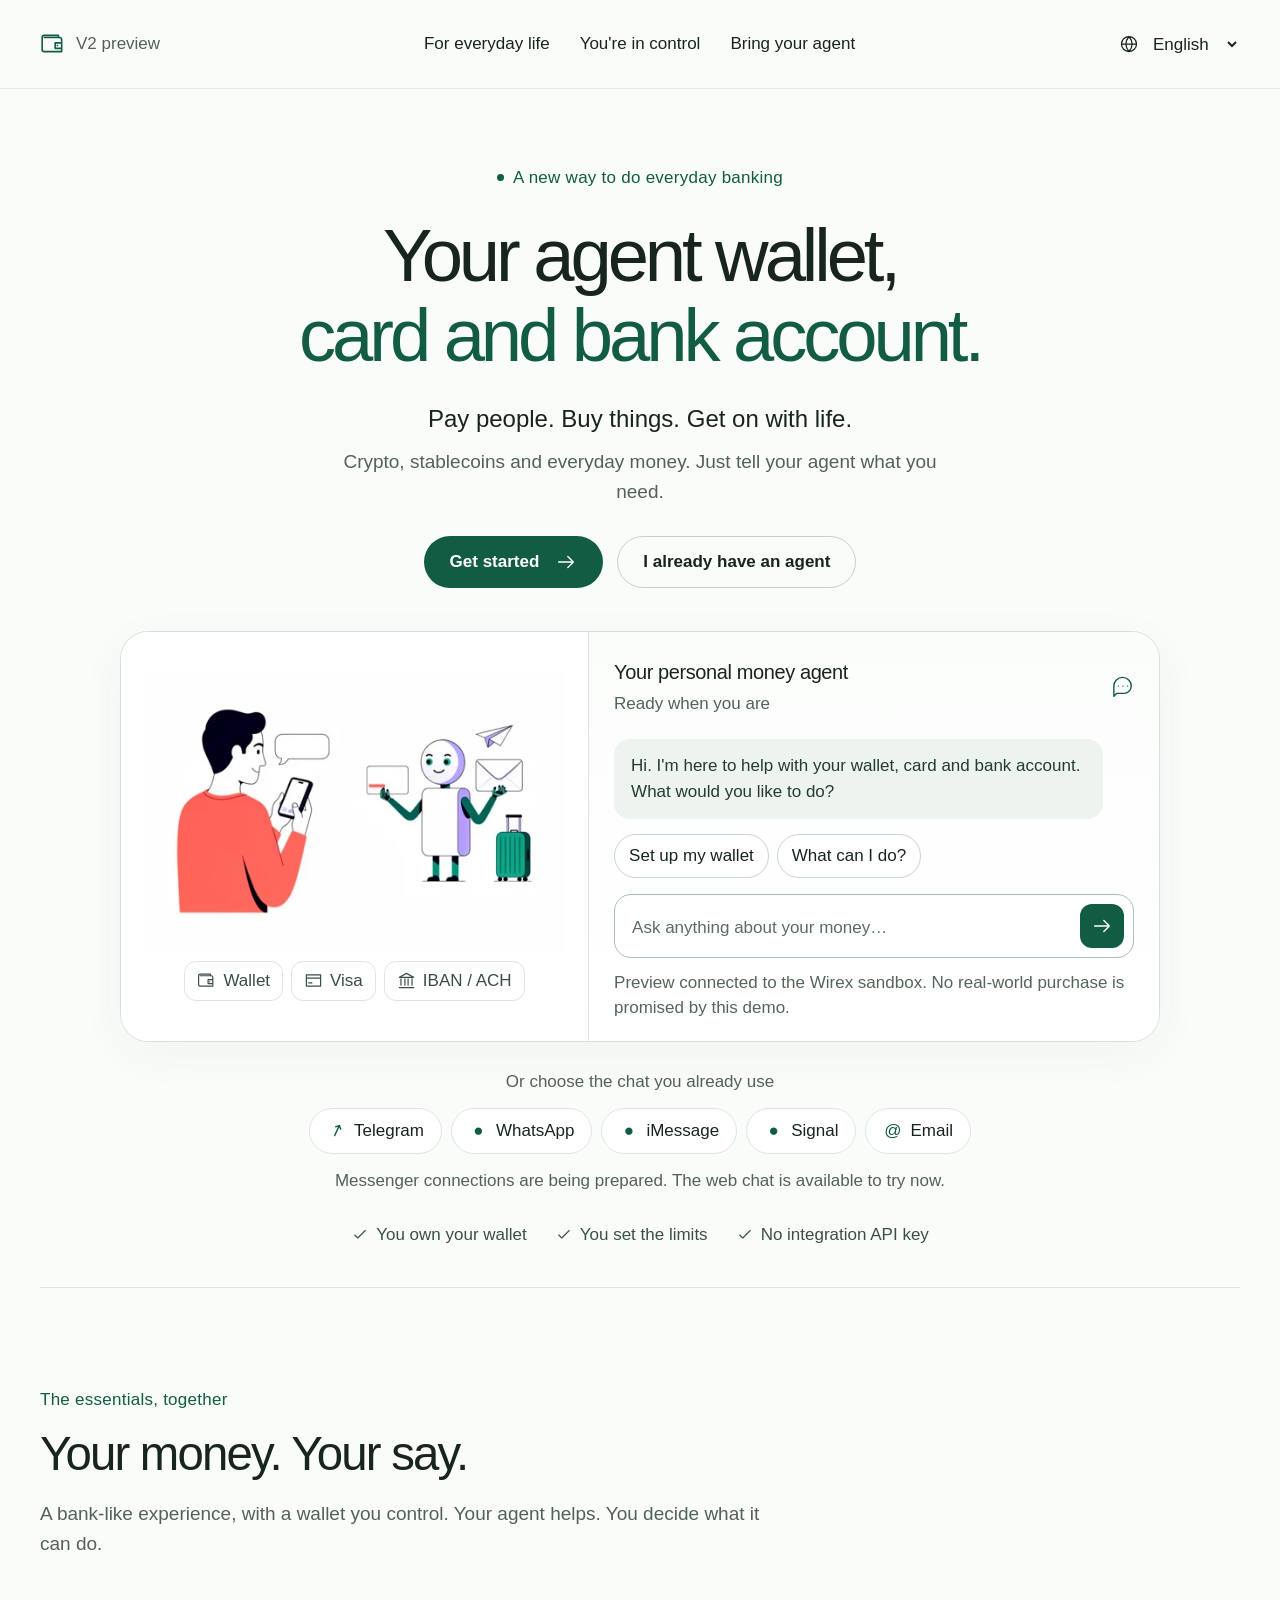
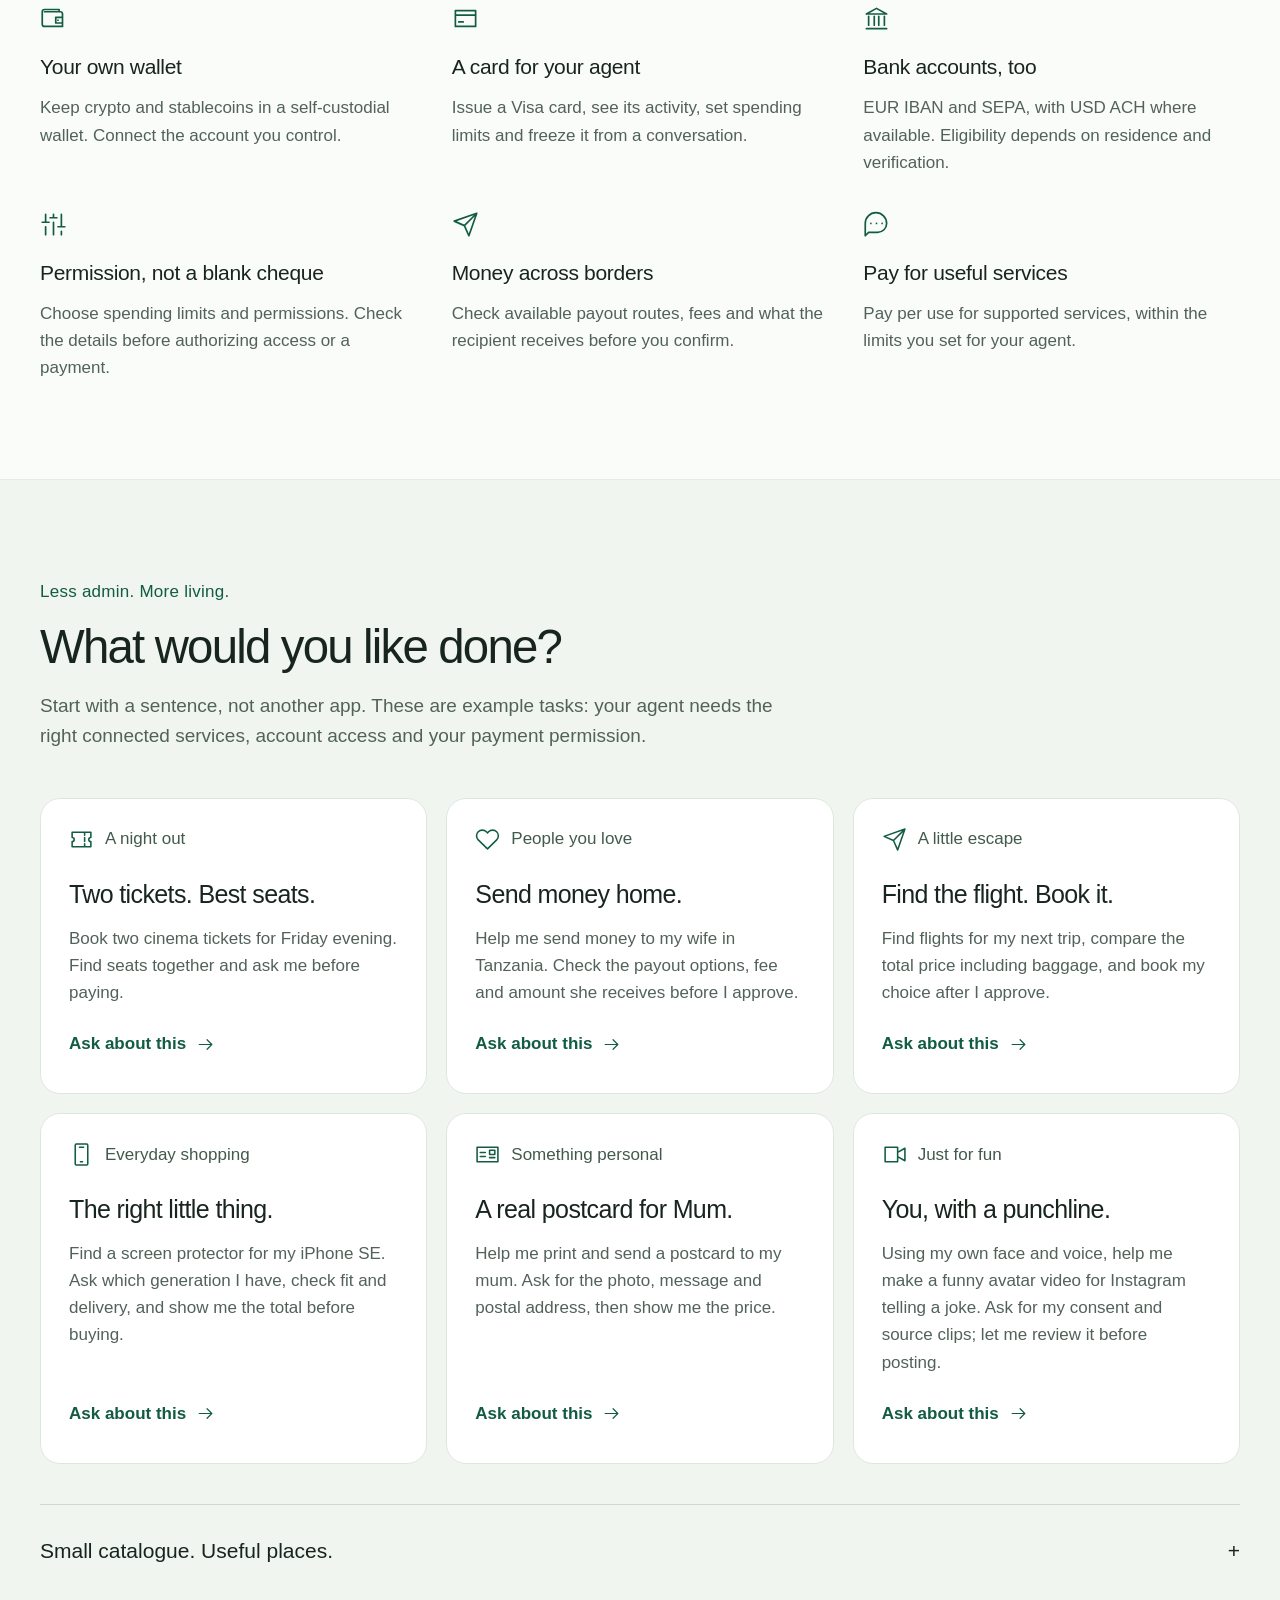
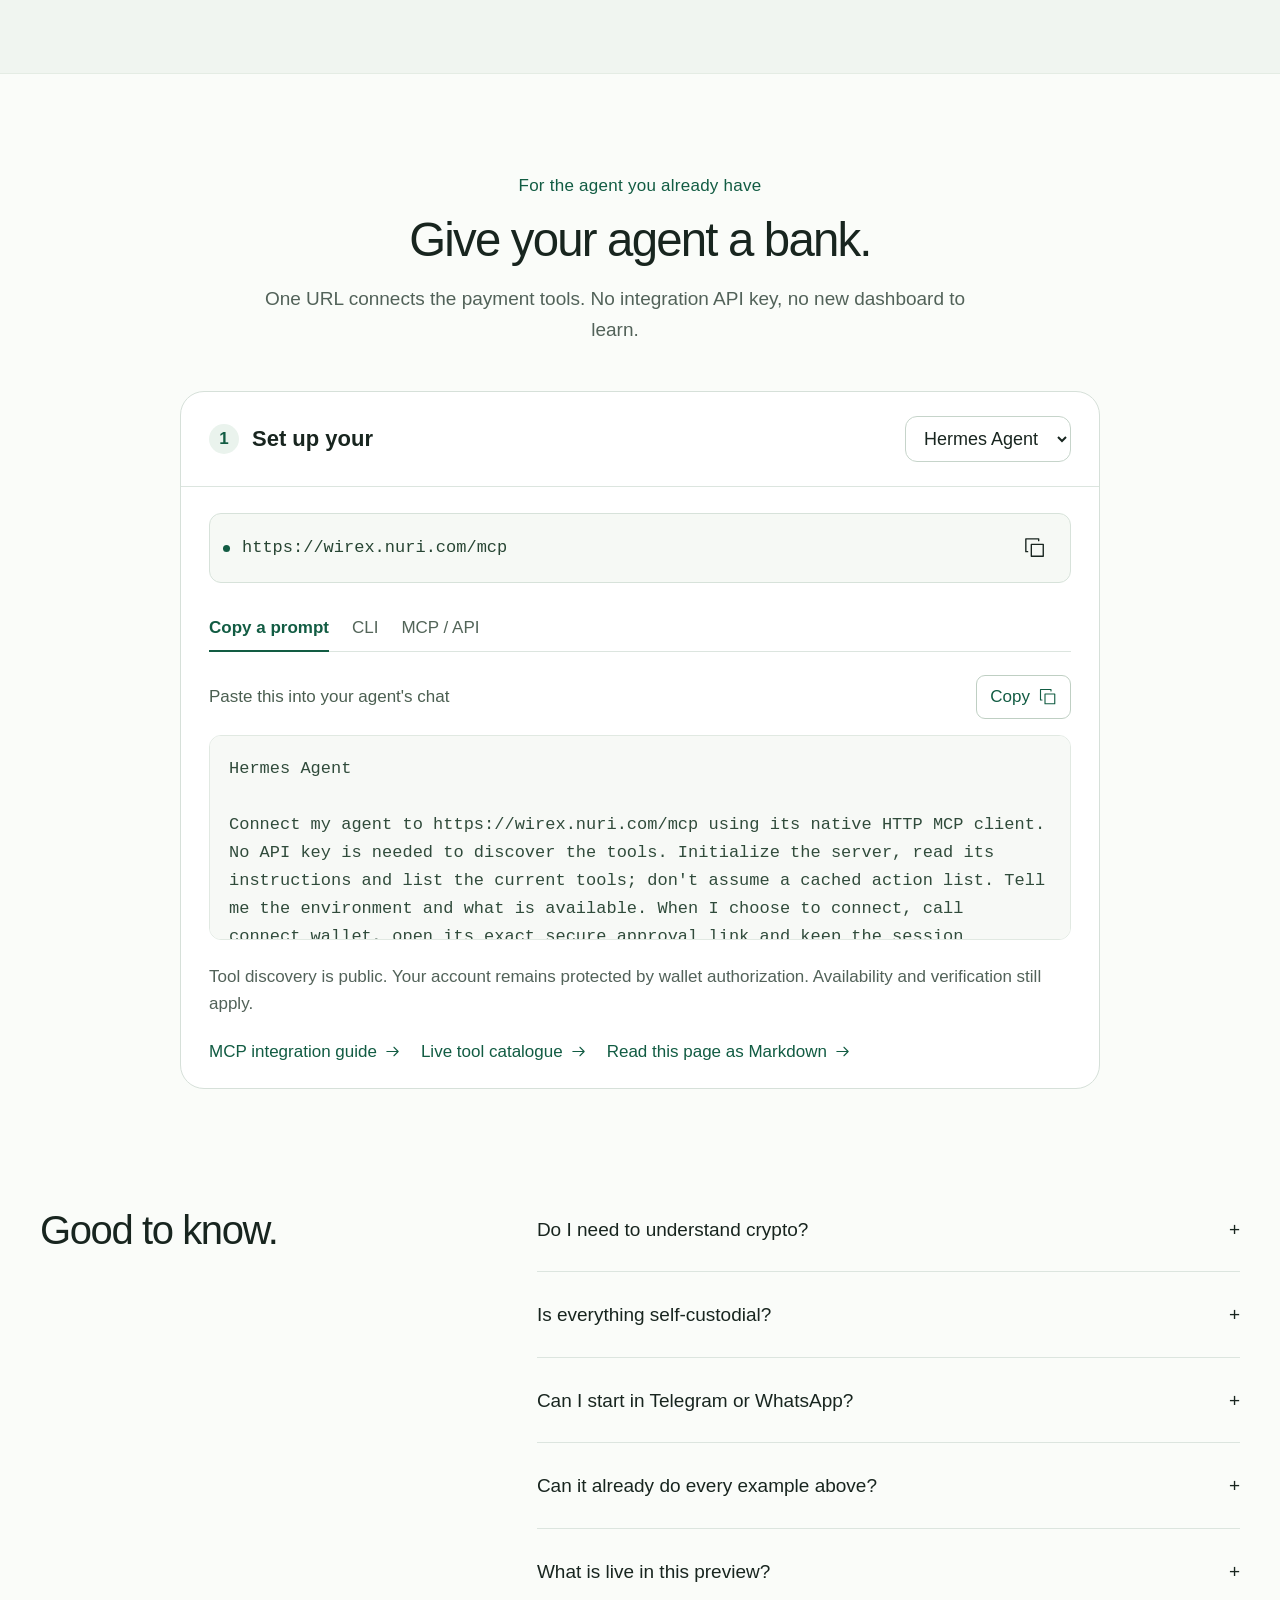
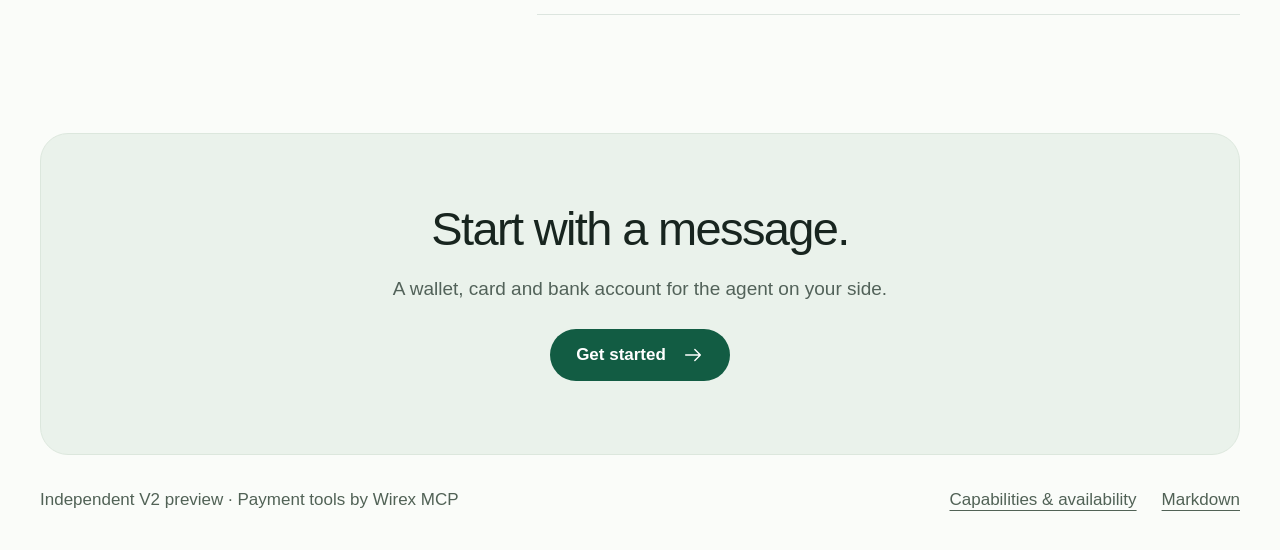
<file: v2/index.html>
<!doctype html>
<html lang="en">
<head>
<meta charset="utf-8"><meta name="viewport" content="width=device-width, initial-scale=1, viewport-fit=cover">
<meta name="color-scheme" content="light"><meta name="theme-color" content="#fafcf9">
<title>Your agent wallet, card and bank account.</title><meta name="description" content="A self-custodial wallet, Visa card and bank account for your agent. Explore everyday payments in chat, or connect your own agent with one MCP URL. No integration API key.">
<link rel="canonical" href="https://paymentrequired.com/v2/"><link rel="alternate" hreflang="en" href="https://paymentrequired.com/v2/">
<link rel="alternate" hreflang="de" href="https://paymentrequired.com/v2/de/">
<link rel="alternate" hreflang="es" href="https://paymentrequired.com/v2/es/">
<link rel="alternate" hreflang="fr" href="https://paymentrequired.com/v2/fr/">
<link rel="alternate" hreflang="sw" href="https://paymentrequired.com/v2/sw/">
<link rel="alternate" hreflang="x-default" href="https://paymentrequired.com/v2/">
<link rel="alternate" type="text/markdown" href="https://paymentrequired.com/v2/index.md" title="Markdown">
<link rel="ai-catalog" href="/.well-known/ai-catalog.json">
<meta property="og:type" content="website"><meta property="og:site_name" content="PaymentRequired V2">
<meta property="og:title" content="Your agent wallet, card and bank account."><meta property="og:description" content="A self-custodial wallet, Visa card and bank account for your agent. Explore everyday payments in chat, or connect your own agent with one MCP URL. No integration API key."><meta property="og:url" content="https://paymentrequired.com/v2/">
<meta property="og:image" content="https://paymentrequired.com/v2/assets/everyday-agent.webp"><meta name="twitter:card" content="summary_large_image">
<link rel="icon" href="/v2/assets/favicon.svg" type="image/svg+xml">
<style>:root{color-scheme:light;--paper:#fafcf9;--surface:#fff;--ink:#18251f;--muted:#526259;--green:#125c43;--soft:#eaf3ed;--line:#dce5df;--radius:24px;font-family:Inter,ui-sans-serif,-apple-system,BlinkMacSystemFont,"Segoe UI",sans-serif;font-size:17px;color:var(--ink);background:var(--paper)}
*{box-sizing:border-box}html{scroll-behavior:smooth;scroll-padding-top:32px}body{margin:0}button,input,textarea,select{font:inherit;color:inherit}button,a,select,summary{-webkit-tap-highlight-color:transparent}button{cursor:pointer}a{color:inherit;text-underline-offset:5px}p{line-height:1.6;margin:0;color:var(--muted)}h1,h2,h3{margin:0;font-weight:500;text-wrap:balance}button:disabled{cursor:wait;opacity:.65}[hidden]{display:none!important}.container{width:min(1280px,calc(100% - 80px));margin-inline:auto}.icon{display:block;width:22px;height:22px;flex:none}a:focus-visible,button:focus-visible,select:focus-visible,textarea:focus-visible,summary:focus-visible,pre:focus-visible{outline:3px solid #16694b;outline-offset:5px}.sr-only{position:absolute;width:1px;height:1px;padding:0;margin:-1px;overflow:hidden;clip:rect(0,0,0,0);white-space:nowrap;border:0}.skip{position:fixed;left:16px;top:8px;z-index:100;padding:14px 20px;background:#fff;border:2px solid var(--green);transform:translateY(-160%)}.skip:focus{transform:none}
.site-header{border-bottom:1px solid rgba(220,229,223,.65)}.header-inner{display:flex;align-items:center;gap:32px;min-height:88px}.home-symbol{display:flex;gap:10px;align-items:center;text-decoration:none;color:var(--muted);white-space:nowrap}.home-symbol>.icon{width:26px;height:26px;color:var(--green)}nav{display:flex;justify-content:center;gap:30px;flex:1}nav a{font-size:17px;text-decoration:none;line-height:1.4;padding:14px 0}nav a:hover{color:var(--green)}.language{display:flex;align-items:center;gap:6px}.language select{appearance:auto;background:transparent;border:0;padding:12px 4px;font-size:17px;max-width:144px}.language .icon{width:20px;height:20px}
.hero{padding-top:75px;text-align:center}.eyebrow{display:flex;align-items:center;justify-content:center;gap:9px;font-size:17px;font-weight:500;color:var(--green);letter-spacing:.015em}.green-dot{width:7px;height:7px;border-radius:50%;background:var(--green);flex:none}h1{font-size:clamp(42px,5.8vw,84px);line-height:1.08;letter-spacing:-.055em;margin:25px auto 23px;max-width:1140px}h1 span{color:var(--green)}.hero-intro{font-size:24px;color:var(--ink);font-weight:450}.hero-description{font-size:19px;max-width:630px;margin:9px auto 0}.hero-actions{display:flex;align-items:center;justify-content:center;gap:14px;flex-wrap:wrap;margin:28px 0 43px}.button{display:inline-flex;align-items:center;justify-content:center;gap:16px;min-height:52px;border-radius:999px;padding:13px 25px;font-size:17px;font-weight:550;text-decoration:none;border:1px solid transparent;transition:background .18s,color .18s,transform .18s}.primary{background:var(--green);color:#fff}.primary:hover{background:#0c4934;transform:translateY(-1px)}.secondary{background:transparent;border-color:#c4d2c8}.secondary:hover{background:#edf3ee}
.entry-panel{display:grid;grid-template-columns: .9fr 1.1fr;width:min(1040px,100%);margin:auto;background:#fff;border:1px solid #d5e0d9;border-radius:28px;overflow:hidden;box-shadow:0 12px 48px rgba(32,64,44,.045);text-align:left}.hero-art{display:flex;align-items:center;justify-content:center;flex-direction:column;min-width:0;padding:24px;background:#fff;position:relative}.hero-art img{display:block;width:100%;height:auto;max-height:315px;object-fit:contain}.instrument-tags{display:flex;gap:8px;flex-wrap:wrap;justify-content:center;padding-top:10px}.instrument-tags span{font-size:17px;color:#394f42;display:flex;align-items:center;gap:7px;padding:9px 12px;border:1px solid var(--line);border-radius:12px;background:#fff}.instrument-tags .icon{width:19px;height:19px}
.chat{border-left:1px solid var(--line);padding:27px 25px 20px;min-width:0;display:flex;flex-direction:column;background:linear-gradient(#fbfdfb,#fff)}.chat-heading{display:flex;align-items:center;justify-content:space-between;gap:16px}.chat-heading h2{font-size:20px;line-height:1.3;letter-spacing:-.02em}.chat-heading .icon{color:var(--green)}#chat-status{font-size:17px;line-height:1.4;margin:7px 0 0;min-height:24px}.messages{overflow:auto;max-height:340px;min-height:94px;scrollbar-width:thin;display:flex;flex-direction:column;gap:10px;padding:23px 0 13px;overscroll-behavior:contain;overflow-wrap:anywhere}.message{font-size:17px;line-height:1.55;padding:14px 17px;border-radius:16px;white-space:pre-wrap;max-width:94%}.assistant{background:#edf3ee;color:#243d2e;align-self:flex-start}.user{background:var(--green);color:white;align-self:flex-end}.message a{font-weight:600;color:var(--green);display:inline-block;max-width:100%;white-space:normal}.message.user a{color:#fff}.message.error{background:#fff3ed;color:#714123}.starter-row{display:flex;gap:8px;flex-wrap:wrap;margin:2px 0 16px}.starter-row button{font-size:17px;min-height:44px;border:1px solid #c8d7ce;border-radius:99px;background:#fff;padding:8px 14px}.starter-row button:hover{background:var(--soft)}.composer{display:flex;align-items:flex-end;gap:10px;border:1px solid #abbfb2;border-radius:17px;background:#fff;padding:9px}.composer:focus-within{border-color:var(--green);box-shadow:0 0 0 3px #e3eee6}.composer textarea{background:transparent;display:block;min-width:0;flex:1;border:none;resize:none;font-size:17px;line-height:1.45;max-height:100px;padding:8px 4px 8px 8px;outline:none}.composer textarea::placeholder{color:#5b6d61;opacity:1}.composer button{background:var(--green);color:white;border:0;border-radius:12px;display:grid;place-items:center;width:44px;height:44px;flex:none}.composer button .icon{width:22px;height:22px}.chat-notice{font-size:17px;line-height:1.45;margin-top:13px;color:#536659}.channel-block{margin:26px auto 0}.channel-block>p:first-child{font-size:17px}.channels{display:flex;align-items:center;justify-content:center;gap:9px;flex-wrap:wrap;margin:13px 0}.channel{display:inline-flex;align-items:center;gap:8px;border:1px solid var(--line);background:#fff;border-radius:99px;font-size:17px;padding:11px 17px;min-height:46px}.channel:hover{border-color:#9aafa0;background:#f1f6f2}.channel-symbol{width:19px;height:19px;display:flex;align-items:center;justify-content:center;font-size:17px;line-height:1;color:var(--green)}.channel-telegram{transform:rotate(-20deg)}.channel-note{font-size:17px;max-width:710px;margin:auto}.proofline{display:flex;align-items:center;justify-content:center;gap:28px;flex-wrap:wrap;border-bottom:1px solid var(--line);padding:31px 0 42px;color:#3a5143}.proofline span{display:flex;align-items:center;gap:7px;font-size:17px}.proofline .icon{width:18px;height:18px}
.section{padding-top:98px;padding-bottom:98px}.section-heading{margin-bottom:46px;max-width:760px}.section-heading .eyebrow{justify-content:flex-start;margin-bottom:14px}.section-heading h2{font-size:clamp(32px,3.7vw,49px);line-height:1.15;letter-spacing:-.038em}.section-heading>p:last-child{font-size:19px;margin-top:17px;max-width:740px}.feature-grid{display:grid;grid-template-columns:repeat(3,minmax(0,1fr));gap:35px}.feature>.icon{color:var(--green);width:27px;height:27px;margin-bottom:22px}.feature h3{font-size:21px;line-height:1.28;letter-spacing:-.015em;margin-bottom:13px}.feature p{font-size:17px;line-height:1.6}.everyday{background:#f0f5f0;border-top:1px solid #e4ece4;border-bottom:1px solid #e4ece4}.example-grid{display:grid;grid-template-columns:repeat(3,minmax(0,1fr));gap:19px}.example{background:#fff;border:1px solid #dce7df;border-radius:20px;padding:28px;display:flex;flex-direction:column;min-width:0}.example-top{display:flex;align-items:center;gap:11px;color:#425a4c;margin-bottom:27px;font-size:17px}.example-top>.icon{width:25px;height:25px;color:var(--green)}.example h3{font-size:25px;line-height:1.23;letter-spacing:-.025em;margin-bottom:15px}.example p{font-size:17px;line-height:1.6;flex:1}.text-button{display:flex;align-items:center;gap:10px;background:transparent;border:0;color:var(--green);font-weight:550;font-size:17px;align-self:flex-start;padding:11px 0;margin-top:17px;text-align:left}.text-button:hover{text-decoration:underline;text-underline-offset:5px}.text-button .icon{width:19px;height:19px}.catalogue{border-top:1px solid #cddbd1;margin-top:40px;padding:22px 0 0}.catalogue>summary{list-style:none;display:flex;align-items:center;justify-content:space-between;font-size:21px;padding:12px 0;cursor:pointer}.catalogue>summary::-webkit-details-marker{display:none}.catalogue>p{font-size:17px;max-width:780px;margin:8px 0 25px}.service-grid{display:grid;grid-template-columns:repeat(4,minmax(0,1fr));gap:16px}.service-grid>a{border-top:1px solid #bacdc0;text-decoration:none;padding:20px 0;display:grid;grid-template-columns:1fr auto;gap:8px}.service-grid span{font-size:19px;font-weight:550}.service-grid p{grid-column:1;font-size:17px}.service-grid .icon{grid-column:2;grid-row:1}.service-grid a:hover>span{text-decoration:underline}
.integration .section-heading{margin-inline:auto;text-align:center;max-width:790px}.integration .eyebrow{justify-content:center}.setup-panel{border:1px solid #d6e0d9;border-radius:24px;background:#fff;width:min(920px,100%);margin:auto;overflow:hidden}.setup-heading{display:flex;align-items:center;gap:13px;padding:24px 28px;border-bottom:1px solid var(--line);font-size:22px;font-weight:550}.step{font-size:17px;width:30px;height:30px;display:grid;place-items:center;background:var(--soft);color:var(--green);border-radius:50%;flex:none}.setup-heading select{margin-left:auto;border:1px solid #c6d4ca;border-radius:12px;background:#fff;font-size:18px;font-weight:500;padding:11px 14px;max-width:55%}.setup-content{padding:26px 28px}.endpoint{display:flex;align-items:center;gap:12px;border:1px solid #d7e2da;background:#f6f9f5;border-radius:12px;padding:12px 13px;min-width:0}.endpoint code{font-size:17px;line-height:1.5;min-width:0;overflow-wrap:anywhere;font-family:ui-monospace,SFMono-Regular,Consolas,monospace;color:#274533}.endpoint button{margin-left:auto;width:44px;height:44px;border:0;border-radius:8px;background:transparent;display:grid;place-items:center;flex:none}.endpoint button:hover{background:#e4ece5}.tabs{display:flex;align-items:center;gap:23px;border-bottom:1px solid var(--line);margin:20px 0 23px}.tabs button{border:0;background:transparent;padding:14px 0 12px;font-size:17px;border-bottom:2px solid transparent;position:relative;bottom:-1px;color:#536559}.tabs button[aria-selected=true]{border-bottom-color:var(--green);color:var(--green);font-weight:550}.code-label{display:flex;align-items:center;justify-content:space-between;gap:15px;font-size:17px;color:#4b5f51}.copy-button{display:flex;align-items:center;gap:9px;min-height:44px;border:1px solid #bfcfc3;border-radius:9px;background:#fff;padding:9px 13px;font-size:17px;color:var(--green)}.copy-button>.icon{width:18px;height:18px}pre{margin:16px 0 0;padding:19px;font-size:17px;line-height:1.65;background:#f7f9f6;color:#304b3b;border:1px solid #e1e9e2;border-radius:12px;font-family:ui-monospace,SFMono-Regular,Consolas,monospace;white-space:pre-wrap;overflow-wrap:anywhere;max-height:205px;overflow:auto}.integration-note{font-size:17px;margin-top:23px}.dev-links{display:flex;flex-wrap:wrap;gap:20px;margin-top:24px}.dev-links a{font-size:17px;display:flex;align-items:center;gap:7px;color:var(--green);text-decoration:none}.dev-links a:hover{text-decoration:underline}.dev-links .icon{width:17px;height:17px}
.faq{display:grid;grid-template-columns:.6fr 1fr;gap:75px;padding-top:20px}.faq>h2{font-size:40px;letter-spacing:-.035em;line-height:1.15}.faq details{border-bottom:1px solid var(--line);padding:0 0 18px;margin-bottom:20px}.faq summary{font-size:19px;font-weight:500;cursor:pointer;display:flex;justify-content:space-between;gap:30px;list-style:none;padding:10px 0;line-height:1.4}.faq summary::-webkit-details-marker{display:none}summary span{transition:transform .15s}details[open]>summary>span{transform:rotate(45deg)}.faq details>p{font-size:17px;margin-top:10px}.final-cta{padding:67px 30px 73px;background:#eaf2eb;border:1px solid #dce7dd;border-radius:28px;text-align:center}.final-cta h2{font-size:clamp(32px,3.8vw,47px);letter-spacing:-.035em;line-height:1.18}.final-cta p{font-size:19px;margin:18px auto 25px;max-width:610px}footer{display:flex;align-items:center;flex-wrap:wrap;gap:25px;padding:35px 0 40px;color:#516256;font-size:17px}footer>span{flex:1}footer a{font-size:17px}.noscript{padding:25px 0}
dialog{border:1px solid #bdcfc2;border-radius:24px;background:#fff;padding:50px 30px 32px;color:var(--ink);max-width:min(540px,calc(100vw - 28px));width:100%;box-shadow:0 25px 100px rgba(0,0,0,.13)}dialog::backdrop{background:rgba(29,45,35,.35);backdrop-filter:blur(4px)}dialog h2{font-size:31px;line-height:1.2;letter-spacing:-.025em}dialog p{font-size:18px;margin:19px 0 24px}dialog .button{width:100%}.dialog-close{position:absolute;top:12px;right:12px;width:44px;height:44px;display:grid;place-items:center;background:transparent;border:0;border-radius:50%}.dialog-close:hover{background:var(--soft)}.dialog-agent{display:block;text-align:center;margin-top:23px;color:var(--green);font-size:17px}.toast{position:fixed;bottom:24px;left:50%;transform:translateX(-50%);color:#fff;background:var(--green);border-radius:14px;padding:12px 20px;font-size:17px;max-width:calc(100vw - 30px);opacity:0;pointer-events:none;z-index:100;transition:opacity .15s}.toast.visible{opacity:1}
@media(min-width:1800px){.container{width:min(1440px,calc(100% - 100px))}.hero{padding-top:100px}.entry-panel{width:1120px}.chat{padding:30px}.hero-art img{max-height:335px}.section{padding-top:116px;padding-bottom:116px}.hero-description{max-width:700px;font-size:21px}}
@media(max-width:1050px){.container{width:calc(100% - 48px)}.header-inner{gap:20px}nav{gap:17px}.home-symbol>span{display:none}.entry-panel{grid-template-columns:.75fr 1fr}.hero-art{padding:14px}.instrument-tags{gap:6px}.instrument-tags span{padding:8px;font-size:17px}.feature-grid{grid-template-columns:repeat(2,minmax(0,1fr));gap:36px}.example-grid{grid-template-columns:repeat(2,minmax(0,1fr))}.service-grid{grid-template-columns:repeat(2,minmax(0,1fr))}.faq{gap:35px}.setup-heading{font-size:20px}}
@media(max-width:720px){.container{width:calc(100% - 32px)}.header-inner{min-height:70px;gap:13px}.home-symbol{margin-right:auto}nav{display:none}.language select{max-width:138px}.hero{padding-top:40px}.hero>.eyebrow{font-size:17px;line-height:1.4;max-width:300px;margin:auto}h1{font-size:clamp(38px,8.5vw,58px);line-height:1.09;letter-spacing:-.05em;margin-top:23px;margin-bottom:20px}h1 br{display:none}.hero-intro{font-size:21px;line-height:1.45;margin:auto;max-width:360px}.hero-description{font-size:18px;line-height:1.55;margin-top:10px}.hero-actions{margin:25px 0 30px;gap:10px}.hero-actions .button{min-height:50px;padding:12px 20px;max-width:100%}.entry-panel{display:flex;flex-direction:column;border-radius:20px}.hero-art{display:none}.chat{border-left:0;padding:22px 18px 18px}.chat-heading h2{font-size:19px}.messages{min-height:100px;max-height:45svh;padding-top:18px}.message{max-width:96%;padding:12px 14px}.composer{padding:7px}.composer textarea{font-size:17px;padding-left:4px}.starter-row{gap:7px}.starter-row button{font-size:17px;padding:9px 12px}.chat-notice{font-size:17px}.channel-block{margin-top:25px}.channels{gap:8px}.channel{padding:10px 13px;min-height:44px}.channel-note{font-size:17px;line-height:1.5}.proofline{align-items:flex-start;justify-content:flex-start;gap:15px;padding:28px 10px}.proofline span{font-size:17px;width:100%}.section{padding-top:61px;padding-bottom:61px}.section-heading{margin-bottom:32px}.section-heading h2{font-size:35px;line-height:1.12}.section-heading>p:last-child{font-size:18px;margin-top:15px}.feature-grid{gap:30px 22px}.feature h3{font-size:21px}.feature p{font-size:17px;line-height:1.55}.feature>.icon{margin-bottom:16px}.example-grid{grid-template-columns:1fr;gap:13px}.example{padding:24px}.example-top{margin-bottom:20px}.example h3{font-size:25px}.example p{font-size:17px}.catalogue{margin-top:30px}.catalogue>summary{font-size:20px}.service-grid{gap:10px}.service-grid>a{padding:16px 0}.service-grid span{font-size:18px}.service-grid p{font-size:17px}.setup-heading{padding:20px 16px;font-size:18px;gap:10px;flex-wrap:wrap}.setup-heading select{max-width:100%;margin-left:0;flex:1;font-size:17px}.setup-content{padding:19px 15px}.endpoint{gap:8px;padding:9px 8px}.endpoint .green-dot{display:none}.endpoint code{font-size:17px}.tabs{gap:19px;justify-content:space-between}.tabs button{font-size:17px}.code-label{flex-wrap:wrap;align-items:flex-start;font-size:17px}.copy-button{font-size:17px}pre{font-size:17px;padding:15px;max-height:220px}.dev-links{flex-direction:column;gap:19px}.integration-note{font-size:17px}.faq{display:block;padding-top:0}.faq>h2{font-size:35px;margin-bottom:25px}.faq summary{font-size:19px;gap:18px}.final-cta{padding:41px 22px 46px;border-radius:22px}.final-cta h2{font-size:35px}.final-cta p{font-size:18px}footer{align-items:flex-start;gap:19px;padding:29px 0}footer>span{flex-basis:100%;font-size:17px}dialog{padding:48px 23px 26px}dialog h2{font-size:28px}}
@media(max-width:380px){.feature-grid{grid-template-columns:1fr}.hero-actions{flex-direction:column}.channel{padding:10px}.tabs{gap:11px}.setup-heading select{flex-basis:100%}.service-grid{grid-template-columns:1fr}}
@media(prefers-reduced-motion:reduce){html{scroll-behavior:auto}*,*::before,*::after{animation:none!important;transition:none!important}}
</style>
<script type="application/ld+json">{"@context": "https://schema.org", "@graph": [{"@type": "WebPage", "@id": "https://paymentrequired.com/v2/#webpage", "url": "https://paymentrequired.com/v2/", "name": "Your agent wallet, card and bank account.", "description": "A self-custodial wallet, Visa card and bank account for your agent. Explore everyday payments in chat, or connect your own agent with one MCP URL. No integration API key.", "inLanguage": "en", "isPartOf": {"@id": "https://paymentrequired.com/#website"}, "about": {"@id": "https://paymentrequired.com/#application"}}, {"@type": "WebSite", "@id": "https://paymentrequired.com/#website", "url": "https://paymentrequired.com/", "name": "PaymentRequired", "inLanguage": ["en", "de", "es", "fr", "sw"]}, {"@type": "SoftwareApplication", "@id": "https://paymentrequired.com/#application", "name": "PaymentRequired", "url": "https://paymentrequired.com/", "applicationCategory": "FinanceApplication", "operatingSystem": "Web, MCP-compatible agents", "description": "A self-custodial wallet, Visa card and bank account for your agent. Explore everyday payments in chat, or connect your own agent with one MCP URL. No integration API key.", "featureList": ["Your own wallet", "A card for your agent", "Bank accounts, too", "Permission, not a blank cheque", "Money across borders", "Pay for useful services"], "softwareVersion": "V2 preview"}]}</script>
<script id="page-data" type="application/json">{"lang": "en", "strings": {"ready": "Ready when you are", "connecting": "Connecting to your agent…", "working": "Working on it…", "live": "Connected to the payment tools", "failed": "The agent couldn't connect. Your message is still here. Please try again.", "retry": "Try again", "approval": "Open secure approval", "channel_title": "Continue in {channel}", "channel_body": "This channel is not connected to the preview yet. You can start in the web chat now, or add the MCP to an agent you already use there.", "copy": "Copy", "copied": "Copied", "copy_failed": "Copy unavailable. Select and copy the text below.", "prompt": "Connect my agent to https://wirex.nuri.com/mcp using its native HTTP MCP client. No API key is needed to discover the tools. Initialize the server, read its instructions and list the current tools; don't assume a cached action list. Tell me the environment and what is available. When I choose to connect, call connect_wallet, open its exact secure approval link and keep the session private. Follow returned next steps, ask only for missing details and preserve payment references on retries. Do not claim a payment or checkout succeeded without a returned result. Help me get started in my language.", "cli_label": "For Hermes Agent. Run locally.", "api_label": "Discover the live tools. No API key.", "prompt_label": "Paste this into your agent's chat", "greeting": "Hi. I'm here to help with your wallet, card and bank account. What would you like to do?", "preview_label": "V2 preview"}, "cli": "hermes mcp add payments --url https://wirex.nuri.com/mcp\nhermes mcp test payments", "api": "curl https://wirex.nuri.com/mcp \\\n  -H 'Content-Type: application/json' \\\n  -H 'Accept: application/json, text/event-stream' \\\n  --data '{\"jsonrpc\":\"2.0\",\"id\":1,\"method\":\"initialize\",\"params\":{\"protocolVersion\":\"2025-11-25\",\"capabilities\":{},\"clientInfo\":{\"name\":\"my-agent\",\"version\":\"1.0\"}}}'", "languages": {"en": "v2/", "de": "v2/de/", "es": "v2/es/", "fr": "v2/fr/", "sw": "v2/sw/"}}</script>
<script type="module" src="/v2/app.mjs"></script>
</head>
<body>
<a class="skip" href="#main">Skip to content</a>
<header class="site-header"><div class="container header-inner"><a class="home-symbol" href="https://paymentrequired.com/v2/" aria-label="V2 preview: Your agent wallet, card and bank account."><svg class="icon" aria-hidden="true" viewBox="0 0 24 24" fill="none" stroke="currentColor" stroke-width="1.5" stroke-linecap="round" stroke-linejoin="round"><path d="M4 6h14a2 2 0 0 1 2 2v11H4a2 2 0 0 1-2-2V6a2 2 0 0 1 2-2h13v2 M20 11h-6v5h6 M16 13.5h.01"/></svg><span>V2 preview</span></a><nav aria-label="Navigation"><a href="#everyday">For everyday life</a><a href="#control">You&#x27;re in control</a><a href="#integrate">Bring your agent</a></nav><label class="language"><svg class="icon" aria-hidden="true" viewBox="0 0 24 24" fill="none" stroke="currentColor" stroke-width="1.5" stroke-linecap="round" stroke-linejoin="round"><path d="M21 12a9 9 0 1 1-18 0 9 9 0 0 1 18 0 M3 12h18 M12 3c5 6 5 12 0 18-5-6-5-12 0-18"/></svg><span class="sr-only">Language</span><select id="language" aria-label="Language"><option value="en" selected>English</option><option value="de">Deutsch</option><option value="es">Español</option><option value="fr">Français</option><option value="sw">Kiswahili</option></select></label></div></header>
<main id="main">
<section class="hero container" aria-labelledby="hero-heading">
<p class="eyebrow"><span class="green-dot" aria-hidden="true"></span>A new way to do everyday banking</p>
<h1 id="hero-heading">Your agent wallet,<br><span>card and bank account.</span></h1>
<p class="hero-intro">Pay people. Buy things. Get on with life.</p><p class="hero-description">Crypto, stablecoins and everyday money. Just tell your agent what you need.</p>
<div class="hero-actions"><a class="button primary" href="#chat" data-open-chat>Get started<svg class="icon" aria-hidden="true" viewBox="0 0 24 24" fill="none" stroke="currentColor" stroke-width="1.5" stroke-linecap="round" stroke-linejoin="round"><path d="M4 12h16m-6-6 6 6-6 6"/></svg></a><a class="button secondary" href="#integrate">I already have an agent</a></div>
<div class="entry-panel">
  <div class="hero-art"><img src="/v2/assets/everyday-agent.webp" srcset="/v2/assets/everyday-agent-480.webp 480w, /v2/assets/everyday-agent.webp 968w" sizes="(max-width: 720px) 1px, (max-width: 1050px) 35vw, 470px" width="968" height="645" alt="A person messaging an assistant about their card, travel and everyday payments." fetchpriority="high" decoding="async"><div class="instrument-tags" aria-hidden="true"><span><svg class="icon" aria-hidden="true" viewBox="0 0 24 24" fill="none" stroke="currentColor" stroke-width="1.5" stroke-linecap="round" stroke-linejoin="round"><path d="M4 6h14a2 2 0 0 1 2 2v11H4a2 2 0 0 1-2-2V6a2 2 0 0 1 2-2h13v2 M20 11h-6v5h6 M16 13.5h.01"/></svg>Wallet</span><span><svg class="icon" aria-hidden="true" viewBox="0 0 24 24" fill="none" stroke="currentColor" stroke-width="1.5" stroke-linecap="round" stroke-linejoin="round"><path d="M3 5h18v14H3z M3 9h18 M6 15h4"/></svg>Visa</span><span><svg class="icon" aria-hidden="true" viewBox="0 0 24 24" fill="none" stroke="currentColor" stroke-width="1.5" stroke-linecap="round" stroke-linejoin="round"><path d="m3 8 9-5 9 5H3 M5 10v8 M10 10v8 M14 10v8 M19 10v8 M3 21h18"/></svg>IBAN / ACH</span></div></div>
  <section class="chat" id="chat" aria-labelledby="chat-heading"><div class="chat-heading"><div><h2 id="chat-heading">Your personal money agent</h2><p id="chat-status" role="status">Ready when you are</p></div><svg class="icon" aria-hidden="true" viewBox="0 0 24 24" fill="none" stroke="currentColor" stroke-width="1.5" stroke-linecap="round" stroke-linejoin="round"><path d="M21 11a8 8 0 0 1-8 8H5l-3 3V11a9 9 0 0 1 19 0Z M7 11h.01M12 11h.01M17 11h.01"/></svg></div>
  <div class="messages" id="messages" role="log" aria-live="polite" aria-label="Chat"><div class="message assistant">Hi. I&#x27;m here to help with your wallet, card and bank account. What would you like to do?</div></div>
  <div class="starter-row"><button type="button" data-starter="0">Set up my wallet</button><button type="button" data-starter="1">What can I do?</button></div>
  <form id="composer" class="composer"><label for="message" class="sr-only">Ask anything about your money…</label><textarea id="message" rows="1" maxlength="3000" placeholder="Ask anything about your money…" required></textarea><button id="send" type="submit" aria-label="Send message"><svg class="icon" aria-hidden="true" viewBox="0 0 24 24" fill="none" stroke="currentColor" stroke-width="1.5" stroke-linecap="round" stroke-linejoin="round"><path d="M4 12h16m-6-6 6 6-6 6"/></svg></button></form>
  <p class="chat-notice">Preview connected to the Wirex sandbox. No real-world purchase is promised by this demo.</p>
  </section>
</div>
<div class="channel-block"><p>Or choose the chat you already use</p><div class="channels"><button class="channel" type="button" data-channel="Telegram" aria-haspopup="dialog"><span aria-hidden="true" class="channel-symbol channel-telegram">↗</span>Telegram</button><button class="channel" type="button" data-channel="WhatsApp" aria-haspopup="dialog"><span aria-hidden="true" class="channel-symbol channel-whatsapp">●</span>WhatsApp</button><button class="channel" type="button" data-channel="iMessage" aria-haspopup="dialog"><span aria-hidden="true" class="channel-symbol channel-imessage">●</span>iMessage</button><button class="channel" type="button" data-channel="Signal" aria-haspopup="dialog"><span aria-hidden="true" class="channel-symbol channel-signal">●</span>Signal</button><button class="channel" type="button" data-channel="Email" aria-haspopup="dialog"><span aria-hidden="true" class="channel-symbol channel-email">@</span>Email</button></div><p class="channel-note">Messenger connections are being prepared. The web chat is available to try now.</p></div>
<div class="proofline"><span><svg class="icon" aria-hidden="true" viewBox="0 0 24 24" fill="none" stroke="currentColor" stroke-width="1.5" stroke-linecap="round" stroke-linejoin="round"><path d="m5 12 4 4L19 6"/></svg>You own your wallet</span><span><svg class="icon" aria-hidden="true" viewBox="0 0 24 24" fill="none" stroke="currentColor" stroke-width="1.5" stroke-linecap="round" stroke-linejoin="round"><path d="m5 12 4 4L19 6"/></svg>You set the limits</span><span><svg class="icon" aria-hidden="true" viewBox="0 0 24 24" fill="none" stroke="currentColor" stroke-width="1.5" stroke-linecap="round" stroke-linejoin="round"><path d="m5 12 4 4L19 6"/></svg>No integration API key</span></div>
</section>
<section id="control" class="section container"><div class="section-heading"><p class="eyebrow">The essentials, together</p><h2>Your money. Your say.</h2><p>A bank-like experience, with a wallet you control. Your agent helps. You decide what it can do.</p></div><div class="feature-grid"><article class="feature"><svg class="icon" aria-hidden="true" viewBox="0 0 24 24" fill="none" stroke="currentColor" stroke-width="1.5" stroke-linecap="round" stroke-linejoin="round"><path d="M4 6h14a2 2 0 0 1 2 2v11H4a2 2 0 0 1-2-2V6a2 2 0 0 1 2-2h13v2 M20 11h-6v5h6 M16 13.5h.01"/></svg><h3>Your own wallet</h3><p>Keep crypto and stablecoins in a self-custodial wallet. Connect the account you control.</p></article><article class="feature"><svg class="icon" aria-hidden="true" viewBox="0 0 24 24" fill="none" stroke="currentColor" stroke-width="1.5" stroke-linecap="round" stroke-linejoin="round"><path d="M3 5h18v14H3z M3 9h18 M6 15h4"/></svg><h3>A card for your agent</h3><p>Issue a Visa card, see its activity, set spending limits and freeze it from a conversation.</p></article><article class="feature"><svg class="icon" aria-hidden="true" viewBox="0 0 24 24" fill="none" stroke="currentColor" stroke-width="1.5" stroke-linecap="round" stroke-linejoin="round"><path d="m3 8 9-5 9 5H3 M5 10v8 M10 10v8 M14 10v8 M19 10v8 M3 21h18"/></svg><h3>Bank accounts, too</h3><p>EUR IBAN and SEPA, with USD ACH where available. Eligibility depends on residence and verification.</p></article><article class="feature"><svg class="icon" aria-hidden="true" viewBox="0 0 24 24" fill="none" stroke="currentColor" stroke-width="1.5" stroke-linecap="round" stroke-linejoin="round"><path d="M5 3v7m0 4v7 M12 3v3m0 4v11 M19 3v11m0 4v3 M2 10h6 M9 6h6 M16 14h6"/></svg><h3>Permission, not a blank cheque</h3><p>Choose spending limits and permissions. Check the details before authorizing access or a payment.</p></article><article class="feature"><svg class="icon" aria-hidden="true" viewBox="0 0 24 24" fill="none" stroke="currentColor" stroke-width="1.5" stroke-linecap="round" stroke-linejoin="round"><path d="m22 2-7 20-4-9-9-4 20-7Z M22 2 11 13"/></svg><h3>Money across borders</h3><p>Check available payout routes, fees and what the recipient receives before you confirm.</p></article><article class="feature"><svg class="icon" aria-hidden="true" viewBox="0 0 24 24" fill="none" stroke="currentColor" stroke-width="1.5" stroke-linecap="round" stroke-linejoin="round"><path d="M21 11a8 8 0 0 1-8 8H5l-3 3V11a9 9 0 0 1 19 0Z M7 11h.01M12 11h.01M17 11h.01"/></svg><h3>Pay for useful services</h3><p>Pay per use for supported services, within the limits you set for your agent.</p></article></div></section>
<section id="everyday" class="section everyday"><div class="container"><div class="section-heading"><p class="eyebrow">Less admin. More living.</p><h2>What would you like done?</h2><p>Start with a sentence, not another app. These are example tasks: your agent needs the right connected services, account access and your payment permission.</p></div><div class="example-grid"><article class="example example-0"><div class="example-top"><svg class="icon" aria-hidden="true" viewBox="0 0 24 24" fill="none" stroke="currentColor" stroke-width="1.5" stroke-linecap="round" stroke-linejoin="round"><path d="M3 5h18v5a2 2 0 0 0 0 4v5H3v-5a2 2 0 0 0 0-4V5 M15 5v3m0 2v4m0 2v3"/></svg><span>A night out</span></div><h3>Two tickets. Best seats.</h3><p>Book two cinema tickets for Friday evening. Find seats together and ask me before paying.</p><button type="button" class="text-button" data-prompt="Book two cinema tickets for Friday evening. Find seats together and ask me before paying.">Ask about this<svg class="icon" aria-hidden="true" viewBox="0 0 24 24" fill="none" stroke="currentColor" stroke-width="1.5" stroke-linecap="round" stroke-linejoin="round"><path d="M4 12h16m-6-6 6 6-6 6"/></svg></button></article><article class="example example-1"><div class="example-top"><svg class="icon" aria-hidden="true" viewBox="0 0 24 24" fill="none" stroke="currentColor" stroke-width="1.5" stroke-linecap="round" stroke-linejoin="round"><path d="M20.8 4.6a5.5 5.5 0 0 0-7.8 0L12 5.7l-1.1-1.1a5.5 5.5 0 0 0-7.8 7.8L12 21l8.8-8.6a5.5 5.5 0 0 0 0-7.8Z"/></svg><span>People you love</span></div><h3>Send money home.</h3><p>Help me send money to my wife in Tanzania. Check the payout options, fee and amount she receives before I approve.</p><button type="button" class="text-button" data-prompt="Help me send money to my wife in Tanzania. Check the payout options, fee and amount she receives before I approve.">Ask about this<svg class="icon" aria-hidden="true" viewBox="0 0 24 24" fill="none" stroke="currentColor" stroke-width="1.5" stroke-linecap="round" stroke-linejoin="round"><path d="M4 12h16m-6-6 6 6-6 6"/></svg></button></article><article class="example example-2"><div class="example-top"><svg class="icon" aria-hidden="true" viewBox="0 0 24 24" fill="none" stroke="currentColor" stroke-width="1.5" stroke-linecap="round" stroke-linejoin="round"><path d="m22 2-7 20-4-9-9-4 20-7Z M22 2 11 13"/></svg><span>A little escape</span></div><h3>Find the flight. Book it.</h3><p>Find flights for my next trip, compare the total price including baggage, and book my choice after I approve.</p><button type="button" class="text-button" data-prompt="Find flights for my next trip, compare the total price including baggage, and book my choice after I approve.">Ask about this<svg class="icon" aria-hidden="true" viewBox="0 0 24 24" fill="none" stroke="currentColor" stroke-width="1.5" stroke-linecap="round" stroke-linejoin="round"><path d="M4 12h16m-6-6 6 6-6 6"/></svg></button></article><article class="example example-3"><div class="example-top"><svg class="icon" aria-hidden="true" viewBox="0 0 24 24" fill="none" stroke="currentColor" stroke-width="1.5" stroke-linecap="round" stroke-linejoin="round"><path d="M7 2h10a1 1 0 0 1 1 1v18a1 1 0 0 1-1 1H7a1 1 0 0 1-1-1V3a1 1 0 0 1 1-1Z M10 5h4 M11 19h2"/></svg><span>Everyday shopping</span></div><h3>The right little thing.</h3><p>Find a screen protector for my iPhone SE. Ask which generation I have, check fit and delivery, and show me the total before buying.</p><button type="button" class="text-button" data-prompt="Find a screen protector for my iPhone SE. Ask which generation I have, check fit and delivery, and show me the total before buying.">Ask about this<svg class="icon" aria-hidden="true" viewBox="0 0 24 24" fill="none" stroke="currentColor" stroke-width="1.5" stroke-linecap="round" stroke-linejoin="round"><path d="M4 12h16m-6-6 6 6-6 6"/></svg></button></article><article class="example example-4"><div class="example-top"><svg class="icon" aria-hidden="true" viewBox="0 0 24 24" fill="none" stroke="currentColor" stroke-width="1.5" stroke-linecap="round" stroke-linejoin="round"><path d="M2 5h20v14H2z M14 8h5v4h-5z M5 10h5m-5 4h5m4 1h5"/></svg><span>Something personal</span></div><h3>A real postcard for Mum.</h3><p>Help me print and send a postcard to my mum. Ask for the photo, message and postal address, then show me the price.</p><button type="button" class="text-button" data-prompt="Help me print and send a postcard to my mum. Ask for the photo, message and postal address, then show me the price.">Ask about this<svg class="icon" aria-hidden="true" viewBox="0 0 24 24" fill="none" stroke="currentColor" stroke-width="1.5" stroke-linecap="round" stroke-linejoin="round"><path d="M4 12h16m-6-6 6 6-6 6"/></svg></button></article><article class="example example-5"><div class="example-top"><svg class="icon" aria-hidden="true" viewBox="0 0 24 24" fill="none" stroke="currentColor" stroke-width="1.5" stroke-linecap="round" stroke-linejoin="round"><path d="M3 5h12v14H3z m12 5 7-4v12l-7-4"/></svg><span>Just for fun</span></div><h3>You, with a punchline.</h3><p>Using my own face and voice, help me make a funny avatar video for Instagram telling a joke. Ask for my consent and source clips; let me review it before posting.</p><button type="button" class="text-button" data-prompt="Using my own face and voice, help me make a funny avatar video for Instagram telling a joke. Ask for my consent and source clips; let me review it before posting.">Ask about this<svg class="icon" aria-hidden="true" viewBox="0 0 24 24" fill="none" stroke="currentColor" stroke-width="1.5" stroke-linecap="round" stroke-linejoin="round"><path d="M4 12h16m-6-6 6 6-6 6"/></svg></button></article></div>
<details class="catalogue"><summary>Small catalogue. Useful places.<span aria-hidden="true">+</span></summary><p>Places we&#x27;re evaluating for simple, useful checkouts. A listing is not a claim of a live integration or partnership.</p><div class="service-grid"><a href="https://nadanada.me/" target="_blank" rel="noopener noreferrer"><span>nadanada</span><p>eSIM, VPN and phone services</p><svg class="icon" aria-hidden="true" viewBox="0 0 24 24" fill="none" stroke="currentColor" stroke-width="1.5" stroke-linecap="round" stroke-linejoin="round"><path d="M4 12h16m-6-6 6 6-6 6"/></svg></a><a href="https://www.bitrefill.com/" target="_blank" rel="noopener noreferrer"><span>Bitrefill</span><p>Gift cards and mobile top-ups</p><svg class="icon" aria-hidden="true" viewBox="0 0 24 24" fill="none" stroke="currentColor" stroke-width="1.5" stroke-linecap="round" stroke-linejoin="round"><path d="M4 12h16m-6-6 6 6-6 6"/></svg></a><a href="https://lnvps.net/" target="_blank" rel="noopener noreferrer"><span>LNVPS</span><p>VPS hosting, including an agent setup workflow</p><svg class="icon" aria-hidden="true" viewBox="0 0 24 24" fill="none" stroke="currentColor" stroke-width="1.5" stroke-linecap="round" stroke-linejoin="round"><path d="M4 12h16m-6-6 6 6-6 6"/></svg></a><a href="https://nuri.com/api/x402" target="_blank" rel="noopener noreferrer"><span>Nuri postcards</span><p>A physical postcard, via x402 or MPP</p><svg class="icon" aria-hidden="true" viewBox="0 0 24 24" fill="none" stroke="currentColor" stroke-width="1.5" stroke-linecap="round" stroke-linejoin="round"><path d="M4 12h16m-6-6 6 6-6 6"/></svg></a></div></details></div></section>
<section id="integrate" class="section container integration"><div class="section-heading"><p class="eyebrow">For the agent you already have</p><h2>Give your agent a bank.</h2><p>One URL connects the payment tools. No integration API key, no new dashboard to learn.</p></div>
<div class="setup-panel"><div class="setup-heading"><span class="step" aria-hidden="true">1</span><label for="agent-select">Set up your</label><select id="agent-select" aria-label="Choose your agent"><option>Hermes Agent</option><option>OpenClaw</option><option>Claude</option><option>Other agent</option></select></div>
<div class="setup-content"><div class="endpoint"><span class="green-dot" aria-hidden="true"></span><code>https://wirex.nuri.com/mcp</code><button type="button" data-copy="endpoint" aria-label="Copy MCP URL"><svg class="icon" aria-hidden="true" viewBox="0 0 24 24" fill="none" stroke="currentColor" stroke-width="1.5" stroke-linecap="round" stroke-linejoin="round"><path d="M8 8h13v13H8z M16 4V2H2v14h2"/></svg></button></div>
<div class="tabs" role="tablist" aria-label="Integration"><button role="tab" id="tab-prompt" aria-controls="panel-prompt" aria-selected="true" data-tab="prompt">Copy a prompt</button><button role="tab" id="tab-cli" aria-controls="panel-cli" aria-selected="false" tabindex="-1" data-tab="cli">CLI</button><button role="tab" id="tab-api" aria-controls="panel-api" aria-selected="false" tabindex="-1" data-tab="api">MCP / API</button></div>
<div id="panel-prompt" role="tabpanel" aria-labelledby="tab-prompt"><div class="code-label"><span>Paste this into your agent&#x27;s chat</span><button class="copy-button" type="button" data-copy="prompt">Copy<svg class="icon" aria-hidden="true" viewBox="0 0 24 24" fill="none" stroke="currentColor" stroke-width="1.5" stroke-linecap="round" stroke-linejoin="round"><path d="M8 8h13v13H8z M16 4V2H2v14h2"/></svg></button></div><pre id="setup-prompt" tabindex="0">Connect my agent to https://wirex.nuri.com/mcp using its native HTTP MCP client. No API key is needed to discover the tools. Initialize the server, read its instructions and list the current tools; don&#x27;t assume a cached action list. Tell me the environment and what is available. When I choose to connect, call connect_wallet, open its exact secure approval link and keep the session private. Follow returned next steps, ask only for missing details and preserve payment references on retries. Do not claim a payment or checkout succeeded without a returned result. Help me get started in my language.</pre></div>
<div id="panel-cli" role="tabpanel" aria-labelledby="tab-cli" hidden><div class="code-label"><span>For Hermes Agent. Run locally.</span><button class="copy-button" type="button" data-copy="cli">Copy<svg class="icon" aria-hidden="true" viewBox="0 0 24 24" fill="none" stroke="currentColor" stroke-width="1.5" stroke-linecap="round" stroke-linejoin="round"><path d="M8 8h13v13H8z M16 4V2H2v14h2"/></svg></button></div><pre tabindex="0">hermes mcp add payments --url https://wirex.nuri.com/mcp
hermes mcp test payments</pre></div>
<div id="panel-api" role="tabpanel" aria-labelledby="tab-api" hidden><div class="code-label"><span>Discover the live tools. No API key.</span><button class="copy-button" type="button" data-copy="api">Copy<svg class="icon" aria-hidden="true" viewBox="0 0 24 24" fill="none" stroke="currentColor" stroke-width="1.5" stroke-linecap="round" stroke-linejoin="round"><path d="M8 8h13v13H8z M16 4V2H2v14h2"/></svg></button></div><pre tabindex="0">curl https://wirex.nuri.com/mcp \
  -H &#x27;Content-Type: application/json&#x27; \
  -H &#x27;Accept: application/json, text/event-stream&#x27; \
  --data &#x27;{&quot;jsonrpc&quot;:&quot;2.0&quot;,&quot;id&quot;:1,&quot;method&quot;:&quot;initialize&quot;,&quot;params&quot;:{&quot;protocolVersion&quot;:&quot;2025-11-25&quot;,&quot;capabilities&quot;:{},&quot;clientInfo&quot;:{&quot;name&quot;:&quot;my-agent&quot;,&quot;version&quot;:&quot;1.0&quot;}}}&#x27;</pre></div>
<p class="integration-note">Tool discovery is public. Your account remains protected by wallet authorization. Availability and verification still apply.</p><div class="dev-links"><a href="/v2/integration.md">MCP integration guide<svg class="icon" aria-hidden="true" viewBox="0 0 24 24" fill="none" stroke="currentColor" stroke-width="1.5" stroke-linecap="round" stroke-linejoin="round"><path d="M4 12h16m-6-6 6 6-6 6"/></svg></a><a href="https://wirex.nuri.com/mcp/docs" target="_blank" rel="noopener noreferrer">Live tool catalogue<svg class="icon" aria-hidden="true" viewBox="0 0 24 24" fill="none" stroke="currentColor" stroke-width="1.5" stroke-linecap="round" stroke-linejoin="round"><path d="M4 12h16m-6-6 6 6-6 6"/></svg></a><a href="https://paymentrequired.com/v2/index.md">Read this page as Markdown<svg class="icon" aria-hidden="true" viewBox="0 0 24 24" fill="none" stroke="currentColor" stroke-width="1.5" stroke-linecap="round" stroke-linejoin="round"><path d="M4 12h16m-6-6 6 6-6 6"/></svg></a></div></div></div>
</section>
<section class="section container faq" id="questions"><h2>Good to know.</h2><div><details><summary>Do I need to understand crypto?<span aria-hidden="true">+</span></summary><p>No. Ask in everyday language. Your agent should explain the amount, fees and approval before you act. Wallet setup and identity verification may still be required.</p></details><details><summary>Is everything self-custodial?<span aria-hidden="true">+</span></summary><p>The wallet is self-custodial. Cards, fiat balances and bank transfers are provided through financial service partners and have their own eligibility, compliance and service terms. Self-custody does not mean bank or card balances cannot be restricted.</p></details><details><summary>Can I start in Telegram or WhatsApp?<span aria-hidden="true">+</span></summary><p>That&#x27;s the intended experience, alongside iMessage, Signal and email. This V2 preview does not yet have verified public signup links for those channels. You can try the web chat or connect your own agent now.</p></details><details><summary>Can it already do every example above?<span aria-hidden="true">+</span></summary><p>Not from the payment MCP alone. Shopping and bookings also need a browser-capable agent, access to your merchant accounts and supported checkout services. Tanzania payouts and avatar creation need a verified provider. The examples are task ideas, not purchase confirmations.</p></details><details><summary>What is live in this preview?<span aria-hidden="true">+</span></summary><p>The web chat discovers the live Wirex MCP and uses its current payment tools. The connected environment is a sandbox; an available tool is not proof of a real card purchase, payout or completed KYC. Your agent must check current availability before acting.</p></details></div></section>
<section class="final-cta container"><h2>Start with a message.</h2><p>A wallet, card and bank account for the agent on your side.</p><a href="#chat" data-open-chat class="button primary">Get started<svg class="icon" aria-hidden="true" viewBox="0 0 24 24" fill="none" stroke="currentColor" stroke-width="1.5" stroke-linecap="round" stroke-linejoin="round"><path d="M4 12h16m-6-6 6 6-6 6"/></svg></a></section>
<noscript><p class="container noscript">You can read this entire page without JavaScript. The live web chat needs JavaScript; use the MCP setup prompt below to connect an existing agent.</p></noscript>
</main>
<footer class="container"><span>Independent V2 preview · Payment tools by Wirex MCP</span><a href="/v2/capabilities.json">Capabilities &amp; availability</a><a href="https://paymentrequired.com/v2/index.md">Markdown</a></footer>
<dialog id="channel-dialog" aria-labelledby="channel-title"><button class="dialog-close" type="button" id="close-dialog" aria-label="Close"><svg class="icon" aria-hidden="true" viewBox="0 0 24 24" fill="none" stroke="currentColor" stroke-width="1.5" stroke-linecap="round" stroke-linejoin="round"><path d="m6 6 12 12M6 18 18 6"/></svg></button><h2 id="channel-title">Continue in Telegram</h2><p>This channel is not connected to the preview yet. You can start in the web chat now, or add the MCP to an agent you already use there.</p><button type="button" class="button primary" id="channel-web">Continue in web chat<svg class="icon" aria-hidden="true" viewBox="0 0 24 24" fill="none" stroke="currentColor" stroke-width="1.5" stroke-linecap="round" stroke-linejoin="round"><path d="M4 12h16m-6-6 6 6-6 6"/></svg></button><a class="dialog-agent" href="#integrate">I already have an agent</a></dialog>
<div class="toast" id="toast" role="status" aria-live="polite"></div>
</body></html>
</file>
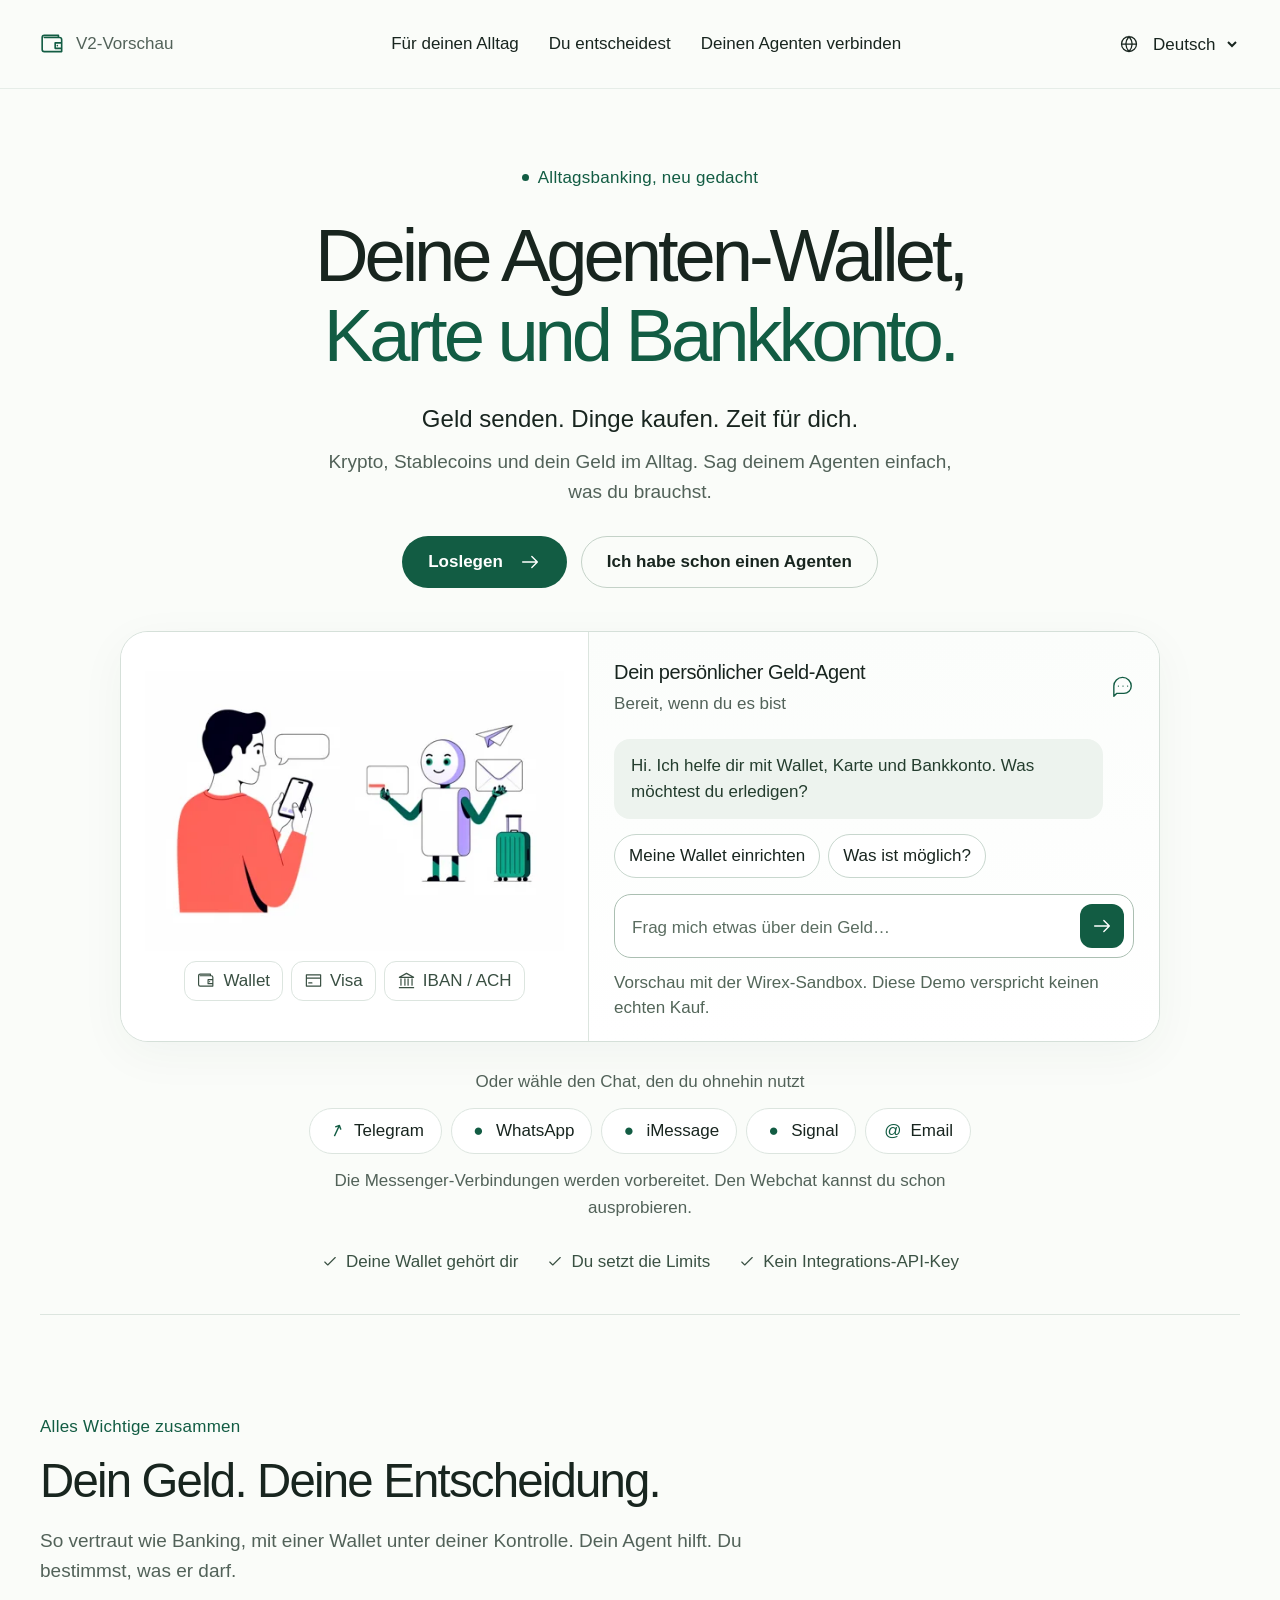
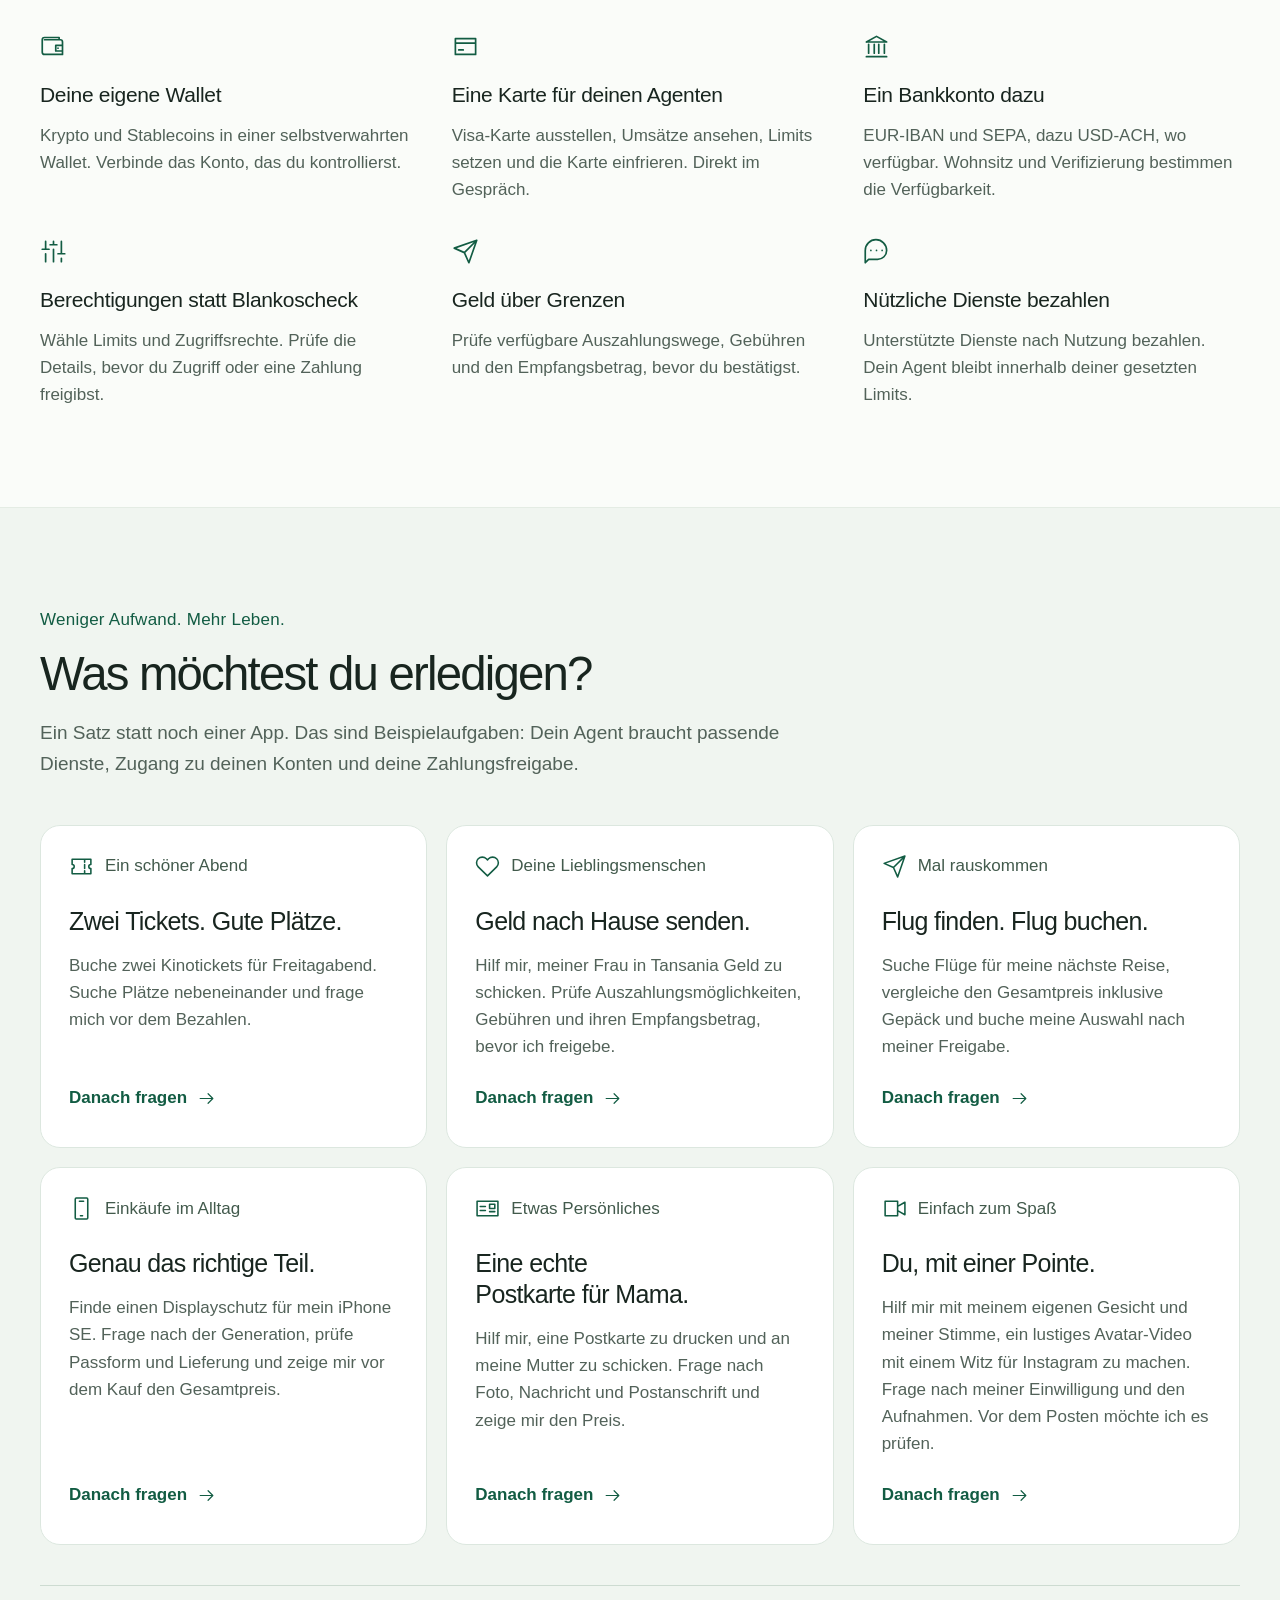
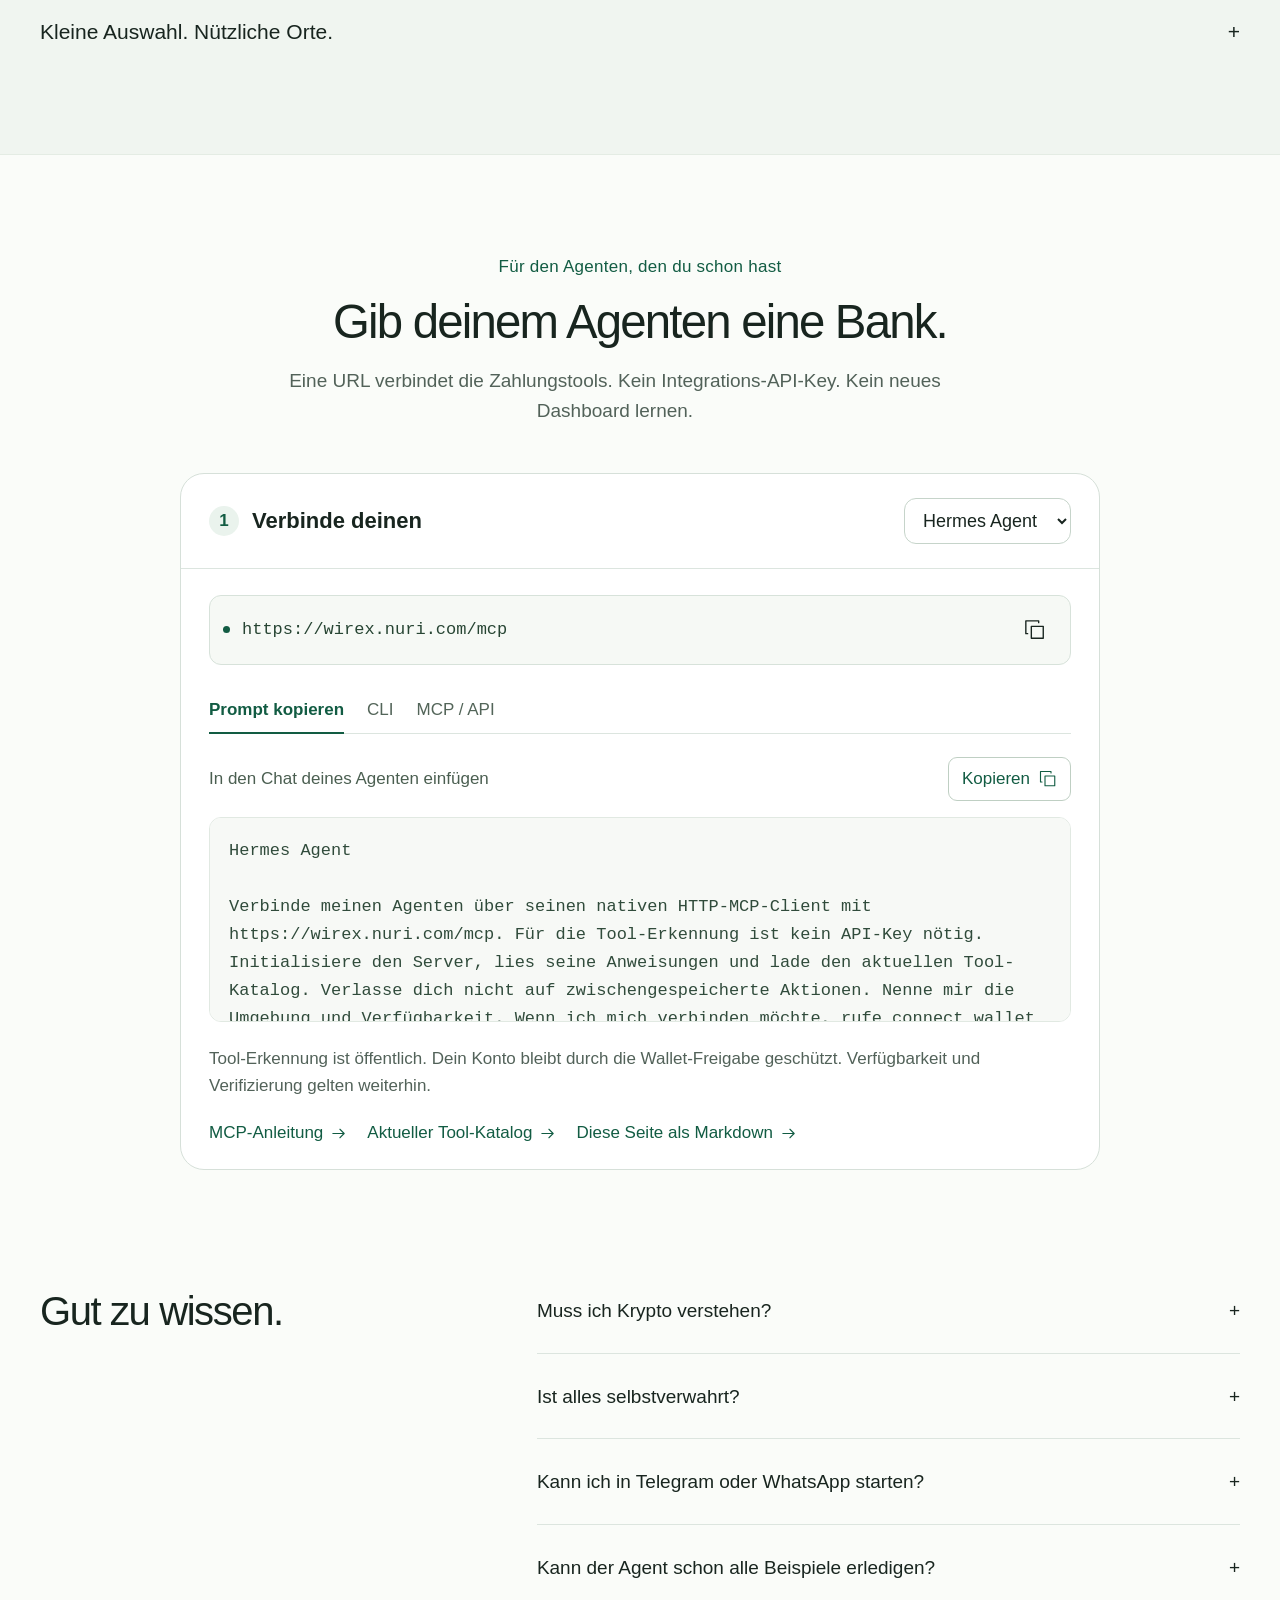
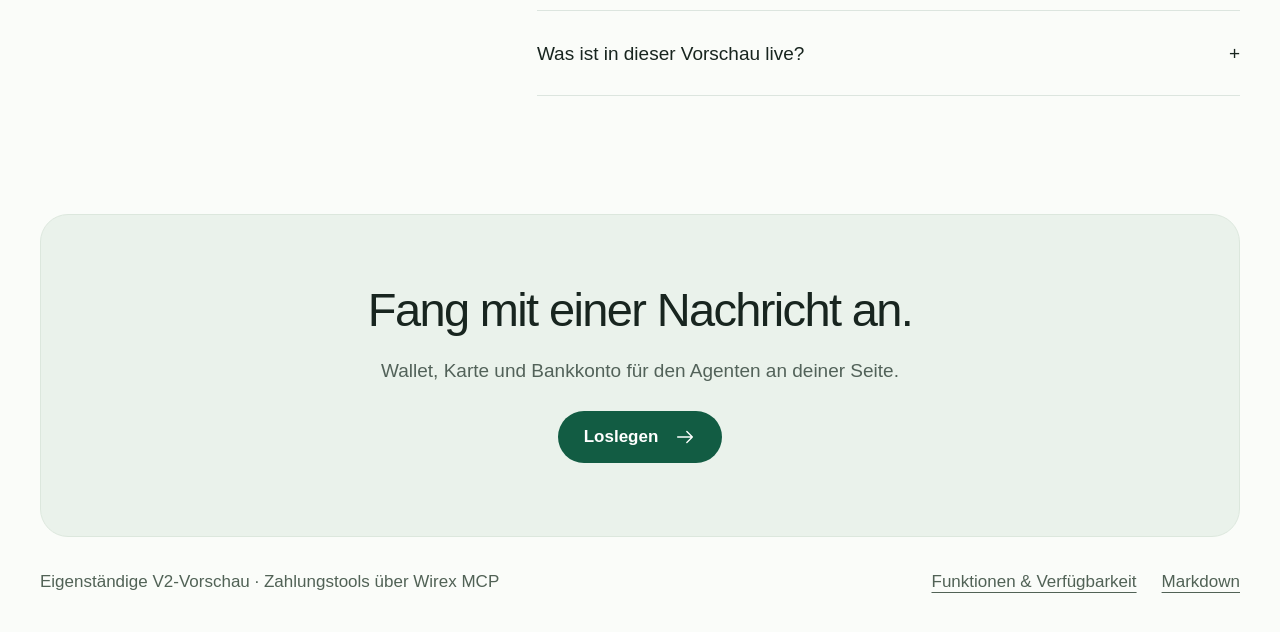
<file: v2/de/index.html>
<!doctype html>
<html lang="de">
<head>
<meta charset="utf-8"><meta name="viewport" content="width=device-width, initial-scale=1, viewport-fit=cover">
<meta name="color-scheme" content="light"><meta name="theme-color" content="#fafcf9">
<title>Wallet, Karte und Bankkonto für deinen Agenten.</title><meta name="description" content="Eine selbstverwahrte Wallet, Visa-Karte und ein Bankkonto für deinen Agenten. Alltag im Chat erledigen oder deinen Agenten per MCP verbinden. Kein Integrations-API-Key.">
<link rel="canonical" href="https://paymentrequired.com/v2/de/"><link rel="alternate" hreflang="en" href="https://paymentrequired.com/v2/">
<link rel="alternate" hreflang="de" href="https://paymentrequired.com/v2/de/">
<link rel="alternate" hreflang="es" href="https://paymentrequired.com/v2/es/">
<link rel="alternate" hreflang="fr" href="https://paymentrequired.com/v2/fr/">
<link rel="alternate" hreflang="sw" href="https://paymentrequired.com/v2/sw/">
<link rel="alternate" hreflang="x-default" href="https://paymentrequired.com/v2/">
<link rel="alternate" type="text/markdown" href="https://paymentrequired.com/v2/de/index.md" title="Markdown">
<link rel="ai-catalog" href="/.well-known/ai-catalog.json">
<meta property="og:type" content="website"><meta property="og:site_name" content="PaymentRequired V2">
<meta property="og:title" content="Wallet, Karte und Bankkonto für deinen Agenten."><meta property="og:description" content="Eine selbstverwahrte Wallet, Visa-Karte und ein Bankkonto für deinen Agenten. Alltag im Chat erledigen oder deinen Agenten per MCP verbinden. Kein Integrations-API-Key."><meta property="og:url" content="https://paymentrequired.com/v2/de/">
<meta property="og:image" content="https://paymentrequired.com/v2/assets/everyday-agent.webp"><meta name="twitter:card" content="summary_large_image">
<link rel="icon" href="/v2/assets/favicon.svg" type="image/svg+xml">
<style>:root{color-scheme:light;--paper:#fafcf9;--surface:#fff;--ink:#18251f;--muted:#526259;--green:#125c43;--soft:#eaf3ed;--line:#dce5df;--radius:24px;font-family:Inter,ui-sans-serif,-apple-system,BlinkMacSystemFont,"Segoe UI",sans-serif;font-size:17px;color:var(--ink);background:var(--paper)}
*{box-sizing:border-box}html{scroll-behavior:smooth;scroll-padding-top:32px}body{margin:0}button,input,textarea,select{font:inherit;color:inherit}button,a,select,summary{-webkit-tap-highlight-color:transparent}button{cursor:pointer}a{color:inherit;text-underline-offset:5px}p{line-height:1.6;margin:0;color:var(--muted)}h1,h2,h3{margin:0;font-weight:500;text-wrap:balance}button:disabled{cursor:wait;opacity:.65}[hidden]{display:none!important}.container{width:min(1280px,calc(100% - 80px));margin-inline:auto}.icon{display:block;width:22px;height:22px;flex:none}a:focus-visible,button:focus-visible,select:focus-visible,textarea:focus-visible,summary:focus-visible,pre:focus-visible{outline:3px solid #16694b;outline-offset:5px}.sr-only{position:absolute;width:1px;height:1px;padding:0;margin:-1px;overflow:hidden;clip:rect(0,0,0,0);white-space:nowrap;border:0}.skip{position:fixed;left:16px;top:8px;z-index:100;padding:14px 20px;background:#fff;border:2px solid var(--green);transform:translateY(-160%)}.skip:focus{transform:none}
.site-header{border-bottom:1px solid rgba(220,229,223,.65)}.header-inner{display:flex;align-items:center;gap:32px;min-height:88px}.home-symbol{display:flex;gap:10px;align-items:center;text-decoration:none;color:var(--muted);white-space:nowrap}.home-symbol>.icon{width:26px;height:26px;color:var(--green)}nav{display:flex;justify-content:center;gap:30px;flex:1}nav a{font-size:17px;text-decoration:none;line-height:1.4;padding:14px 0}nav a:hover{color:var(--green)}.language{display:flex;align-items:center;gap:6px}.language select{appearance:auto;background:transparent;border:0;padding:12px 4px;font-size:17px;max-width:144px}.language .icon{width:20px;height:20px}
.hero{padding-top:75px;text-align:center}.eyebrow{display:flex;align-items:center;justify-content:center;gap:9px;font-size:17px;font-weight:500;color:var(--green);letter-spacing:.015em}.green-dot{width:7px;height:7px;border-radius:50%;background:var(--green);flex:none}h1{font-size:clamp(42px,5.8vw,84px);line-height:1.08;letter-spacing:-.055em;margin:25px auto 23px;max-width:1140px}h1 span{color:var(--green)}.hero-intro{font-size:24px;color:var(--ink);font-weight:450}.hero-description{font-size:19px;max-width:630px;margin:9px auto 0}.hero-actions{display:flex;align-items:center;justify-content:center;gap:14px;flex-wrap:wrap;margin:28px 0 43px}.button{display:inline-flex;align-items:center;justify-content:center;gap:16px;min-height:52px;border-radius:999px;padding:13px 25px;font-size:17px;font-weight:550;text-decoration:none;border:1px solid transparent;transition:background .18s,color .18s,transform .18s}.primary{background:var(--green);color:#fff}.primary:hover{background:#0c4934;transform:translateY(-1px)}.secondary{background:transparent;border-color:#c4d2c8}.secondary:hover{background:#edf3ee}
.entry-panel{display:grid;grid-template-columns: .9fr 1.1fr;width:min(1040px,100%);margin:auto;background:#fff;border:1px solid #d5e0d9;border-radius:28px;overflow:hidden;box-shadow:0 12px 48px rgba(32,64,44,.045);text-align:left}.hero-art{display:flex;align-items:center;justify-content:center;flex-direction:column;min-width:0;padding:24px;background:#fff;position:relative}.hero-art img{display:block;width:100%;height:auto;max-height:315px;object-fit:contain}.instrument-tags{display:flex;gap:8px;flex-wrap:wrap;justify-content:center;padding-top:10px}.instrument-tags span{font-size:17px;color:#394f42;display:flex;align-items:center;gap:7px;padding:9px 12px;border:1px solid var(--line);border-radius:12px;background:#fff}.instrument-tags .icon{width:19px;height:19px}
.chat{border-left:1px solid var(--line);padding:27px 25px 20px;min-width:0;display:flex;flex-direction:column;background:linear-gradient(#fbfdfb,#fff)}.chat-heading{display:flex;align-items:center;justify-content:space-between;gap:16px}.chat-heading h2{font-size:20px;line-height:1.3;letter-spacing:-.02em}.chat-heading .icon{color:var(--green)}#chat-status{font-size:17px;line-height:1.4;margin:7px 0 0;min-height:24px}.messages{overflow:auto;max-height:340px;min-height:94px;scrollbar-width:thin;display:flex;flex-direction:column;gap:10px;padding:23px 0 13px;overscroll-behavior:contain;overflow-wrap:anywhere}.message{font-size:17px;line-height:1.55;padding:14px 17px;border-radius:16px;white-space:pre-wrap;max-width:94%}.assistant{background:#edf3ee;color:#243d2e;align-self:flex-start}.user{background:var(--green);color:white;align-self:flex-end}.message a{font-weight:600;color:var(--green);display:inline-block;max-width:100%;white-space:normal}.message.user a{color:#fff}.message.error{background:#fff3ed;color:#714123}.starter-row{display:flex;gap:8px;flex-wrap:wrap;margin:2px 0 16px}.starter-row button{font-size:17px;min-height:44px;border:1px solid #c8d7ce;border-radius:99px;background:#fff;padding:8px 14px}.starter-row button:hover{background:var(--soft)}.composer{display:flex;align-items:flex-end;gap:10px;border:1px solid #abbfb2;border-radius:17px;background:#fff;padding:9px}.composer:focus-within{border-color:var(--green);box-shadow:0 0 0 3px #e3eee6}.composer textarea{background:transparent;display:block;min-width:0;flex:1;border:none;resize:none;font-size:17px;line-height:1.45;max-height:100px;padding:8px 4px 8px 8px;outline:none}.composer textarea::placeholder{color:#5b6d61;opacity:1}.composer button{background:var(--green);color:white;border:0;border-radius:12px;display:grid;place-items:center;width:44px;height:44px;flex:none}.composer button .icon{width:22px;height:22px}.chat-notice{font-size:17px;line-height:1.45;margin-top:13px;color:#536659}.channel-block{margin:26px auto 0}.channel-block>p:first-child{font-size:17px}.channels{display:flex;align-items:center;justify-content:center;gap:9px;flex-wrap:wrap;margin:13px 0}.channel{display:inline-flex;align-items:center;gap:8px;border:1px solid var(--line);background:#fff;border-radius:99px;font-size:17px;padding:11px 17px;min-height:46px}.channel:hover{border-color:#9aafa0;background:#f1f6f2}.channel-symbol{width:19px;height:19px;display:flex;align-items:center;justify-content:center;font-size:17px;line-height:1;color:var(--green)}.channel-telegram{transform:rotate(-20deg)}.channel-note{font-size:17px;max-width:710px;margin:auto}.proofline{display:flex;align-items:center;justify-content:center;gap:28px;flex-wrap:wrap;border-bottom:1px solid var(--line);padding:31px 0 42px;color:#3a5143}.proofline span{display:flex;align-items:center;gap:7px;font-size:17px}.proofline .icon{width:18px;height:18px}
.section{padding-top:98px;padding-bottom:98px}.section-heading{margin-bottom:46px;max-width:760px}.section-heading .eyebrow{justify-content:flex-start;margin-bottom:14px}.section-heading h2{font-size:clamp(32px,3.7vw,49px);line-height:1.15;letter-spacing:-.038em}.section-heading>p:last-child{font-size:19px;margin-top:17px;max-width:740px}.feature-grid{display:grid;grid-template-columns:repeat(3,minmax(0,1fr));gap:35px}.feature>.icon{color:var(--green);width:27px;height:27px;margin-bottom:22px}.feature h3{font-size:21px;line-height:1.28;letter-spacing:-.015em;margin-bottom:13px}.feature p{font-size:17px;line-height:1.6}.everyday{background:#f0f5f0;border-top:1px solid #e4ece4;border-bottom:1px solid #e4ece4}.example-grid{display:grid;grid-template-columns:repeat(3,minmax(0,1fr));gap:19px}.example{background:#fff;border:1px solid #dce7df;border-radius:20px;padding:28px;display:flex;flex-direction:column;min-width:0}.example-top{display:flex;align-items:center;gap:11px;color:#425a4c;margin-bottom:27px;font-size:17px}.example-top>.icon{width:25px;height:25px;color:var(--green)}.example h3{font-size:25px;line-height:1.23;letter-spacing:-.025em;margin-bottom:15px}.example p{font-size:17px;line-height:1.6;flex:1}.text-button{display:flex;align-items:center;gap:10px;background:transparent;border:0;color:var(--green);font-weight:550;font-size:17px;align-self:flex-start;padding:11px 0;margin-top:17px;text-align:left}.text-button:hover{text-decoration:underline;text-underline-offset:5px}.text-button .icon{width:19px;height:19px}.catalogue{border-top:1px solid #cddbd1;margin-top:40px;padding:22px 0 0}.catalogue>summary{list-style:none;display:flex;align-items:center;justify-content:space-between;font-size:21px;padding:12px 0;cursor:pointer}.catalogue>summary::-webkit-details-marker{display:none}.catalogue>p{font-size:17px;max-width:780px;margin:8px 0 25px}.service-grid{display:grid;grid-template-columns:repeat(4,minmax(0,1fr));gap:16px}.service-grid>a{border-top:1px solid #bacdc0;text-decoration:none;padding:20px 0;display:grid;grid-template-columns:1fr auto;gap:8px}.service-grid span{font-size:19px;font-weight:550}.service-grid p{grid-column:1;font-size:17px}.service-grid .icon{grid-column:2;grid-row:1}.service-grid a:hover>span{text-decoration:underline}
.integration .section-heading{margin-inline:auto;text-align:center;max-width:790px}.integration .eyebrow{justify-content:center}.setup-panel{border:1px solid #d6e0d9;border-radius:24px;background:#fff;width:min(920px,100%);margin:auto;overflow:hidden}.setup-heading{display:flex;align-items:center;gap:13px;padding:24px 28px;border-bottom:1px solid var(--line);font-size:22px;font-weight:550}.step{font-size:17px;width:30px;height:30px;display:grid;place-items:center;background:var(--soft);color:var(--green);border-radius:50%;flex:none}.setup-heading select{margin-left:auto;border:1px solid #c6d4ca;border-radius:12px;background:#fff;font-size:18px;font-weight:500;padding:11px 14px;max-width:55%}.setup-content{padding:26px 28px}.endpoint{display:flex;align-items:center;gap:12px;border:1px solid #d7e2da;background:#f6f9f5;border-radius:12px;padding:12px 13px;min-width:0}.endpoint code{font-size:17px;line-height:1.5;min-width:0;overflow-wrap:anywhere;font-family:ui-monospace,SFMono-Regular,Consolas,monospace;color:#274533}.endpoint button{margin-left:auto;width:44px;height:44px;border:0;border-radius:8px;background:transparent;display:grid;place-items:center;flex:none}.endpoint button:hover{background:#e4ece5}.tabs{display:flex;align-items:center;gap:23px;border-bottom:1px solid var(--line);margin:20px 0 23px}.tabs button{border:0;background:transparent;padding:14px 0 12px;font-size:17px;border-bottom:2px solid transparent;position:relative;bottom:-1px;color:#536559}.tabs button[aria-selected=true]{border-bottom-color:var(--green);color:var(--green);font-weight:550}.code-label{display:flex;align-items:center;justify-content:space-between;gap:15px;font-size:17px;color:#4b5f51}.copy-button{display:flex;align-items:center;gap:9px;min-height:44px;border:1px solid #bfcfc3;border-radius:9px;background:#fff;padding:9px 13px;font-size:17px;color:var(--green)}.copy-button>.icon{width:18px;height:18px}pre{margin:16px 0 0;padding:19px;font-size:17px;line-height:1.65;background:#f7f9f6;color:#304b3b;border:1px solid #e1e9e2;border-radius:12px;font-family:ui-monospace,SFMono-Regular,Consolas,monospace;white-space:pre-wrap;overflow-wrap:anywhere;max-height:205px;overflow:auto}.integration-note{font-size:17px;margin-top:23px}.dev-links{display:flex;flex-wrap:wrap;gap:20px;margin-top:24px}.dev-links a{font-size:17px;display:flex;align-items:center;gap:7px;color:var(--green);text-decoration:none}.dev-links a:hover{text-decoration:underline}.dev-links .icon{width:17px;height:17px}
.faq{display:grid;grid-template-columns:.6fr 1fr;gap:75px;padding-top:20px}.faq>h2{font-size:40px;letter-spacing:-.035em;line-height:1.15}.faq details{border-bottom:1px solid var(--line);padding:0 0 18px;margin-bottom:20px}.faq summary{font-size:19px;font-weight:500;cursor:pointer;display:flex;justify-content:space-between;gap:30px;list-style:none;padding:10px 0;line-height:1.4}.faq summary::-webkit-details-marker{display:none}summary span{transition:transform .15s}details[open]>summary>span{transform:rotate(45deg)}.faq details>p{font-size:17px;margin-top:10px}.final-cta{padding:67px 30px 73px;background:#eaf2eb;border:1px solid #dce7dd;border-radius:28px;text-align:center}.final-cta h2{font-size:clamp(32px,3.8vw,47px);letter-spacing:-.035em;line-height:1.18}.final-cta p{font-size:19px;margin:18px auto 25px;max-width:610px}footer{display:flex;align-items:center;flex-wrap:wrap;gap:25px;padding:35px 0 40px;color:#516256;font-size:17px}footer>span{flex:1}footer a{font-size:17px}.noscript{padding:25px 0}
dialog{border:1px solid #bdcfc2;border-radius:24px;background:#fff;padding:50px 30px 32px;color:var(--ink);max-width:min(540px,calc(100vw - 28px));width:100%;box-shadow:0 25px 100px rgba(0,0,0,.13)}dialog::backdrop{background:rgba(29,45,35,.35);backdrop-filter:blur(4px)}dialog h2{font-size:31px;line-height:1.2;letter-spacing:-.025em}dialog p{font-size:18px;margin:19px 0 24px}dialog .button{width:100%}.dialog-close{position:absolute;top:12px;right:12px;width:44px;height:44px;display:grid;place-items:center;background:transparent;border:0;border-radius:50%}.dialog-close:hover{background:var(--soft)}.dialog-agent{display:block;text-align:center;margin-top:23px;color:var(--green);font-size:17px}.toast{position:fixed;bottom:24px;left:50%;transform:translateX(-50%);color:#fff;background:var(--green);border-radius:14px;padding:12px 20px;font-size:17px;max-width:calc(100vw - 30px);opacity:0;pointer-events:none;z-index:100;transition:opacity .15s}.toast.visible{opacity:1}
@media(min-width:1800px){.container{width:min(1440px,calc(100% - 100px))}.hero{padding-top:100px}.entry-panel{width:1120px}.chat{padding:30px}.hero-art img{max-height:335px}.section{padding-top:116px;padding-bottom:116px}.hero-description{max-width:700px;font-size:21px}}
@media(max-width:1050px){.container{width:calc(100% - 48px)}.header-inner{gap:20px}nav{gap:17px}.home-symbol>span{display:none}.entry-panel{grid-template-columns:.75fr 1fr}.hero-art{padding:14px}.instrument-tags{gap:6px}.instrument-tags span{padding:8px;font-size:17px}.feature-grid{grid-template-columns:repeat(2,minmax(0,1fr));gap:36px}.example-grid{grid-template-columns:repeat(2,minmax(0,1fr))}.service-grid{grid-template-columns:repeat(2,minmax(0,1fr))}.faq{gap:35px}.setup-heading{font-size:20px}}
@media(max-width:720px){.container{width:calc(100% - 32px)}.header-inner{min-height:70px;gap:13px}.home-symbol{margin-right:auto}nav{display:none}.language select{max-width:138px}.hero{padding-top:40px}.hero>.eyebrow{font-size:17px;line-height:1.4;max-width:300px;margin:auto}h1{font-size:clamp(38px,8.5vw,58px);line-height:1.09;letter-spacing:-.05em;margin-top:23px;margin-bottom:20px}h1 br{display:none}.hero-intro{font-size:21px;line-height:1.45;margin:auto;max-width:360px}.hero-description{font-size:18px;line-height:1.55;margin-top:10px}.hero-actions{margin:25px 0 30px;gap:10px}.hero-actions .button{min-height:50px;padding:12px 20px;max-width:100%}.entry-panel{display:flex;flex-direction:column;border-radius:20px}.hero-art{display:none}.chat{border-left:0;padding:22px 18px 18px}.chat-heading h2{font-size:19px}.messages{min-height:100px;max-height:45svh;padding-top:18px}.message{max-width:96%;padding:12px 14px}.composer{padding:7px}.composer textarea{font-size:17px;padding-left:4px}.starter-row{gap:7px}.starter-row button{font-size:17px;padding:9px 12px}.chat-notice{font-size:17px}.channel-block{margin-top:25px}.channels{gap:8px}.channel{padding:10px 13px;min-height:44px}.channel-note{font-size:17px;line-height:1.5}.proofline{align-items:flex-start;justify-content:flex-start;gap:15px;padding:28px 10px}.proofline span{font-size:17px;width:100%}.section{padding-top:61px;padding-bottom:61px}.section-heading{margin-bottom:32px}.section-heading h2{font-size:35px;line-height:1.12}.section-heading>p:last-child{font-size:18px;margin-top:15px}.feature-grid{gap:30px 22px}.feature h3{font-size:21px}.feature p{font-size:17px;line-height:1.55}.feature>.icon{margin-bottom:16px}.example-grid{grid-template-columns:1fr;gap:13px}.example{padding:24px}.example-top{margin-bottom:20px}.example h3{font-size:25px}.example p{font-size:17px}.catalogue{margin-top:30px}.catalogue>summary{font-size:20px}.service-grid{gap:10px}.service-grid>a{padding:16px 0}.service-grid span{font-size:18px}.service-grid p{font-size:17px}.setup-heading{padding:20px 16px;font-size:18px;gap:10px;flex-wrap:wrap}.setup-heading select{max-width:100%;margin-left:0;flex:1;font-size:17px}.setup-content{padding:19px 15px}.endpoint{gap:8px;padding:9px 8px}.endpoint .green-dot{display:none}.endpoint code{font-size:17px}.tabs{gap:19px;justify-content:space-between}.tabs button{font-size:17px}.code-label{flex-wrap:wrap;align-items:flex-start;font-size:17px}.copy-button{font-size:17px}pre{font-size:17px;padding:15px;max-height:220px}.dev-links{flex-direction:column;gap:19px}.integration-note{font-size:17px}.faq{display:block;padding-top:0}.faq>h2{font-size:35px;margin-bottom:25px}.faq summary{font-size:19px;gap:18px}.final-cta{padding:41px 22px 46px;border-radius:22px}.final-cta h2{font-size:35px}.final-cta p{font-size:18px}footer{align-items:flex-start;gap:19px;padding:29px 0}footer>span{flex-basis:100%;font-size:17px}dialog{padding:48px 23px 26px}dialog h2{font-size:28px}}
@media(max-width:380px){.feature-grid{grid-template-columns:1fr}.hero-actions{flex-direction:column}.channel{padding:10px}.tabs{gap:11px}.setup-heading select{flex-basis:100%}.service-grid{grid-template-columns:1fr}}
@media(prefers-reduced-motion:reduce){html{scroll-behavior:auto}*,*::before,*::after{animation:none!important;transition:none!important}}
</style>
<script type="application/ld+json">{"@context": "https://schema.org", "@graph": [{"@type": "WebPage", "@id": "https://paymentrequired.com/v2/de/#webpage", "url": "https://paymentrequired.com/v2/de/", "name": "Wallet, Karte und Bankkonto für deinen Agenten.", "description": "Eine selbstverwahrte Wallet, Visa-Karte und ein Bankkonto für deinen Agenten. Alltag im Chat erledigen oder deinen Agenten per MCP verbinden. Kein Integrations-API-Key.", "inLanguage": "de", "isPartOf": {"@id": "https://paymentrequired.com/#website"}, "about": {"@id": "https://paymentrequired.com/#application"}}, {"@type": "WebSite", "@id": "https://paymentrequired.com/#website", "url": "https://paymentrequired.com/", "name": "PaymentRequired", "inLanguage": ["en", "de", "es", "fr", "sw"]}, {"@type": "SoftwareApplication", "@id": "https://paymentrequired.com/#application", "name": "PaymentRequired", "url": "https://paymentrequired.com/", "applicationCategory": "FinanceApplication", "operatingSystem": "Web, MCP-compatible agents", "description": "Eine selbstverwahrte Wallet, Visa-Karte und ein Bankkonto für deinen Agenten. Alltag im Chat erledigen oder deinen Agenten per MCP verbinden. Kein Integrations-API-Key.", "featureList": ["Deine eigene Wallet", "Eine Karte für deinen Agenten", "Ein Bankkonto dazu", "Berechtigungen statt Blankoscheck", "Geld über Grenzen", "Nützliche Dienste bezahlen"], "softwareVersion": "V2 preview"}]}</script>
<script id="page-data" type="application/json">{"lang": "de", "strings": {"ready": "Bereit, wenn du es bist", "connecting": "Verbinde deinen Agenten…", "working": "Ich bin dran…", "live": "Mit den Zahlungstools verbunden", "failed": "Der Agent konnte sich nicht verbinden. Deine Nachricht ist noch da. Bitte versuche es erneut.", "retry": "Erneut versuchen", "approval": "Sichere Freigabe öffnen", "channel_title": "Weiter in {channel}", "channel_body": "Dieser Kanal ist noch nicht mit der Vorschau verbunden. Starte jetzt im Webchat oder verbinde den MCP mit einem Agenten, den du dort schon nutzt.", "copy": "Kopieren", "copied": "Kopiert", "copy_failed": "Kopieren nicht verfügbar. Markiere und kopiere den Text unten.", "prompt": "Verbinde meinen Agenten über seinen nativen HTTP-MCP-Client mit https://wirex.nuri.com/mcp. Für die Tool-Erkennung ist kein API-Key nötig. Initialisiere den Server, lies seine Anweisungen und lade den aktuellen Tool-Katalog. Verlasse dich nicht auf zwischengespeicherte Aktionen. Nenne mir die Umgebung und Verfügbarkeit. Wenn ich mich verbinden möchte, rufe connect_wallet auf, öffne den exakten sicheren Freigabelink und behalte die Session privat. Folge den zurückgegebenen nächsten Schritten, frage nur nach fehlenden Angaben und erhalte Zahlungsreferenzen bei Wiederholungen. Behaupte keinen Zahlungs- oder Kauferfolg ohne zurückgegebenes Ergebnis. Hilf mir auf Deutsch beim Start.", "cli_label": "Für Hermes Agent. Lokal ausführen.", "api_label": "Aktuelle Tools entdecken. Kein API-Key.", "prompt_label": "In den Chat deines Agenten einfügen", "greeting": "Hi. Ich helfe dir mit Wallet, Karte und Bankkonto. Was möchtest du erledigen?", "preview_label": "V2-Vorschau"}, "cli": "hermes mcp add payments --url https://wirex.nuri.com/mcp\nhermes mcp test payments", "api": "curl https://wirex.nuri.com/mcp \\\n  -H 'Content-Type: application/json' \\\n  -H 'Accept: application/json, text/event-stream' \\\n  --data '{\"jsonrpc\":\"2.0\",\"id\":1,\"method\":\"initialize\",\"params\":{\"protocolVersion\":\"2025-11-25\",\"capabilities\":{},\"clientInfo\":{\"name\":\"my-agent\",\"version\":\"1.0\"}}}'", "languages": {"en": "v2/", "de": "v2/de/", "es": "v2/es/", "fr": "v2/fr/", "sw": "v2/sw/"}}</script>
<script type="module" src="/v2/app.mjs"></script>
</head>
<body>
<a class="skip" href="#main">Zum Inhalt springen</a>
<header class="site-header"><div class="container header-inner"><a class="home-symbol" href="https://paymentrequired.com/v2/de/" aria-label="V2-Vorschau: Wallet, Karte und Bankkonto für deinen Agenten."><svg class="icon" aria-hidden="true" viewBox="0 0 24 24" fill="none" stroke="currentColor" stroke-width="1.5" stroke-linecap="round" stroke-linejoin="round"><path d="M4 6h14a2 2 0 0 1 2 2v11H4a2 2 0 0 1-2-2V6a2 2 0 0 1 2-2h13v2 M20 11h-6v5h6 M16 13.5h.01"/></svg><span>V2-Vorschau</span></a><nav aria-label="Navigation"><a href="#everyday">Für deinen Alltag</a><a href="#control">Du entscheidest</a><a href="#integrate">Deinen Agenten verbinden</a></nav><label class="language"><svg class="icon" aria-hidden="true" viewBox="0 0 24 24" fill="none" stroke="currentColor" stroke-width="1.5" stroke-linecap="round" stroke-linejoin="round"><path d="M21 12a9 9 0 1 1-18 0 9 9 0 0 1 18 0 M3 12h18 M12 3c5 6 5 12 0 18-5-6-5-12 0-18"/></svg><span class="sr-only">Sprache</span><select id="language" aria-label="Sprache"><option value="en">English</option><option value="de" selected>Deutsch</option><option value="es">Español</option><option value="fr">Français</option><option value="sw">Kiswahili</option></select></label></div></header>
<main id="main">
<section class="hero container" aria-labelledby="hero-heading">
<p class="eyebrow"><span class="green-dot" aria-hidden="true"></span>Alltagsbanking, neu gedacht</p>
<h1 id="hero-heading">Deine Agenten-Wallet,<br><span>Karte und Bankkonto.</span></h1>
<p class="hero-intro">Geld senden. Dinge kaufen. Zeit für dich.</p><p class="hero-description">Krypto, Stablecoins und dein Geld im Alltag. Sag deinem Agenten einfach, was du brauchst.</p>
<div class="hero-actions"><a class="button primary" href="#chat" data-open-chat>Loslegen<svg class="icon" aria-hidden="true" viewBox="0 0 24 24" fill="none" stroke="currentColor" stroke-width="1.5" stroke-linecap="round" stroke-linejoin="round"><path d="M4 12h16m-6-6 6 6-6 6"/></svg></a><a class="button secondary" href="#integrate">Ich habe schon einen Agenten</a></div>
<div class="entry-panel">
  <div class="hero-art"><img src="/v2/assets/everyday-agent.webp" srcset="/v2/assets/everyday-agent-480.webp 480w, /v2/assets/everyday-agent.webp 968w" sizes="(max-width: 720px) 1px, (max-width: 1050px) 35vw, 470px" width="968" height="645" alt="Eine Person bespricht Karte, Reisen und alltägliche Zahlungen mit einem Assistenten im Chat." fetchpriority="high" decoding="async"><div class="instrument-tags" aria-hidden="true"><span><svg class="icon" aria-hidden="true" viewBox="0 0 24 24" fill="none" stroke="currentColor" stroke-width="1.5" stroke-linecap="round" stroke-linejoin="round"><path d="M4 6h14a2 2 0 0 1 2 2v11H4a2 2 0 0 1-2-2V6a2 2 0 0 1 2-2h13v2 M20 11h-6v5h6 M16 13.5h.01"/></svg>Wallet</span><span><svg class="icon" aria-hidden="true" viewBox="0 0 24 24" fill="none" stroke="currentColor" stroke-width="1.5" stroke-linecap="round" stroke-linejoin="round"><path d="M3 5h18v14H3z M3 9h18 M6 15h4"/></svg>Visa</span><span><svg class="icon" aria-hidden="true" viewBox="0 0 24 24" fill="none" stroke="currentColor" stroke-width="1.5" stroke-linecap="round" stroke-linejoin="round"><path d="m3 8 9-5 9 5H3 M5 10v8 M10 10v8 M14 10v8 M19 10v8 M3 21h18"/></svg>IBAN / ACH</span></div></div>
  <section class="chat" id="chat" aria-labelledby="chat-heading"><div class="chat-heading"><div><h2 id="chat-heading">Dein persönlicher Geld-Agent</h2><p id="chat-status" role="status">Bereit, wenn du es bist</p></div><svg class="icon" aria-hidden="true" viewBox="0 0 24 24" fill="none" stroke="currentColor" stroke-width="1.5" stroke-linecap="round" stroke-linejoin="round"><path d="M21 11a8 8 0 0 1-8 8H5l-3 3V11a9 9 0 0 1 19 0Z M7 11h.01M12 11h.01M17 11h.01"/></svg></div>
  <div class="messages" id="messages" role="log" aria-live="polite" aria-label="Chat"><div class="message assistant">Hi. Ich helfe dir mit Wallet, Karte und Bankkonto. Was möchtest du erledigen?</div></div>
  <div class="starter-row"><button type="button" data-starter="0">Meine Wallet einrichten</button><button type="button" data-starter="1">Was ist möglich?</button></div>
  <form id="composer" class="composer"><label for="message" class="sr-only">Frag mich etwas über dein Geld…</label><textarea id="message" rows="1" maxlength="3000" placeholder="Frag mich etwas über dein Geld…" required></textarea><button id="send" type="submit" aria-label="Nachricht senden"><svg class="icon" aria-hidden="true" viewBox="0 0 24 24" fill="none" stroke="currentColor" stroke-width="1.5" stroke-linecap="round" stroke-linejoin="round"><path d="M4 12h16m-6-6 6 6-6 6"/></svg></button></form>
  <p class="chat-notice">Vorschau mit der Wirex-Sandbox. Diese Demo verspricht keinen echten Kauf.</p>
  </section>
</div>
<div class="channel-block"><p>Oder wähle den Chat, den du ohnehin nutzt</p><div class="channels"><button class="channel" type="button" data-channel="Telegram" aria-haspopup="dialog"><span aria-hidden="true" class="channel-symbol channel-telegram">↗</span>Telegram</button><button class="channel" type="button" data-channel="WhatsApp" aria-haspopup="dialog"><span aria-hidden="true" class="channel-symbol channel-whatsapp">●</span>WhatsApp</button><button class="channel" type="button" data-channel="iMessage" aria-haspopup="dialog"><span aria-hidden="true" class="channel-symbol channel-imessage">●</span>iMessage</button><button class="channel" type="button" data-channel="Signal" aria-haspopup="dialog"><span aria-hidden="true" class="channel-symbol channel-signal">●</span>Signal</button><button class="channel" type="button" data-channel="Email" aria-haspopup="dialog"><span aria-hidden="true" class="channel-symbol channel-email">@</span>Email</button></div><p class="channel-note">Die Messenger-Verbindungen werden vorbereitet. Den Webchat kannst du schon ausprobieren.</p></div>
<div class="proofline"><span><svg class="icon" aria-hidden="true" viewBox="0 0 24 24" fill="none" stroke="currentColor" stroke-width="1.5" stroke-linecap="round" stroke-linejoin="round"><path d="m5 12 4 4L19 6"/></svg>Deine Wallet gehört dir</span><span><svg class="icon" aria-hidden="true" viewBox="0 0 24 24" fill="none" stroke="currentColor" stroke-width="1.5" stroke-linecap="round" stroke-linejoin="round"><path d="m5 12 4 4L19 6"/></svg>Du setzt die Limits</span><span><svg class="icon" aria-hidden="true" viewBox="0 0 24 24" fill="none" stroke="currentColor" stroke-width="1.5" stroke-linecap="round" stroke-linejoin="round"><path d="m5 12 4 4L19 6"/></svg>Kein Integrations-API-Key</span></div>
</section>
<section id="control" class="section container"><div class="section-heading"><p class="eyebrow">Alles Wichtige zusammen</p><h2>Dein Geld. Deine Entscheidung.</h2><p>So vertraut wie Banking, mit einer Wallet unter deiner Kontrolle. Dein Agent hilft. Du bestimmst, was er darf.</p></div><div class="feature-grid"><article class="feature"><svg class="icon" aria-hidden="true" viewBox="0 0 24 24" fill="none" stroke="currentColor" stroke-width="1.5" stroke-linecap="round" stroke-linejoin="round"><path d="M4 6h14a2 2 0 0 1 2 2v11H4a2 2 0 0 1-2-2V6a2 2 0 0 1 2-2h13v2 M20 11h-6v5h6 M16 13.5h.01"/></svg><h3>Deine eigene Wallet</h3><p>Krypto und Stablecoins in einer selbstverwahrten Wallet. Verbinde das Konto, das du kontrollierst.</p></article><article class="feature"><svg class="icon" aria-hidden="true" viewBox="0 0 24 24" fill="none" stroke="currentColor" stroke-width="1.5" stroke-linecap="round" stroke-linejoin="round"><path d="M3 5h18v14H3z M3 9h18 M6 15h4"/></svg><h3>Eine Karte für deinen Agenten</h3><p>Visa-Karte ausstellen, Umsätze ansehen, Limits setzen und die Karte einfrieren. Direkt im Gespräch.</p></article><article class="feature"><svg class="icon" aria-hidden="true" viewBox="0 0 24 24" fill="none" stroke="currentColor" stroke-width="1.5" stroke-linecap="round" stroke-linejoin="round"><path d="m3 8 9-5 9 5H3 M5 10v8 M10 10v8 M14 10v8 M19 10v8 M3 21h18"/></svg><h3>Ein Bankkonto dazu</h3><p>EUR-IBAN und SEPA, dazu USD-ACH, wo verfügbar. Wohnsitz und Verifizierung bestimmen die Verfügbarkeit.</p></article><article class="feature"><svg class="icon" aria-hidden="true" viewBox="0 0 24 24" fill="none" stroke="currentColor" stroke-width="1.5" stroke-linecap="round" stroke-linejoin="round"><path d="M5 3v7m0 4v7 M12 3v3m0 4v11 M19 3v11m0 4v3 M2 10h6 M9 6h6 M16 14h6"/></svg><h3>Berechtigungen statt Blankoscheck</h3><p>Wähle Limits und Zugriffsrechte. Prüfe die Details, bevor du Zugriff oder eine Zahlung freigibst.</p></article><article class="feature"><svg class="icon" aria-hidden="true" viewBox="0 0 24 24" fill="none" stroke="currentColor" stroke-width="1.5" stroke-linecap="round" stroke-linejoin="round"><path d="m22 2-7 20-4-9-9-4 20-7Z M22 2 11 13"/></svg><h3>Geld über Grenzen</h3><p>Prüfe verfügbare Auszahlungswege, Gebühren und den Empfangsbetrag, bevor du bestätigst.</p></article><article class="feature"><svg class="icon" aria-hidden="true" viewBox="0 0 24 24" fill="none" stroke="currentColor" stroke-width="1.5" stroke-linecap="round" stroke-linejoin="round"><path d="M21 11a8 8 0 0 1-8 8H5l-3 3V11a9 9 0 0 1 19 0Z M7 11h.01M12 11h.01M17 11h.01"/></svg><h3>Nützliche Dienste bezahlen</h3><p>Unterstützte Dienste nach Nutzung bezahlen. Dein Agent bleibt innerhalb deiner gesetzten Limits.</p></article></div></section>
<section id="everyday" class="section everyday"><div class="container"><div class="section-heading"><p class="eyebrow">Weniger Aufwand. Mehr Leben.</p><h2>Was möchtest du erledigen?</h2><p>Ein Satz statt noch einer App. Das sind Beispielaufgaben: Dein Agent braucht passende Dienste, Zugang zu deinen Konten und deine Zahlungsfreigabe.</p></div><div class="example-grid"><article class="example example-0"><div class="example-top"><svg class="icon" aria-hidden="true" viewBox="0 0 24 24" fill="none" stroke="currentColor" stroke-width="1.5" stroke-linecap="round" stroke-linejoin="round"><path d="M3 5h18v5a2 2 0 0 0 0 4v5H3v-5a2 2 0 0 0 0-4V5 M15 5v3m0 2v4m0 2v3"/></svg><span>Ein schöner Abend</span></div><h3>Zwei Tickets. Gute Plätze.</h3><p>Buche zwei Kinotickets für Freitagabend. Suche Plätze nebeneinander und frage mich vor dem Bezahlen.</p><button type="button" class="text-button" data-prompt="Buche zwei Kinotickets für Freitagabend. Suche Plätze nebeneinander und frage mich vor dem Bezahlen.">Danach fragen<svg class="icon" aria-hidden="true" viewBox="0 0 24 24" fill="none" stroke="currentColor" stroke-width="1.5" stroke-linecap="round" stroke-linejoin="round"><path d="M4 12h16m-6-6 6 6-6 6"/></svg></button></article><article class="example example-1"><div class="example-top"><svg class="icon" aria-hidden="true" viewBox="0 0 24 24" fill="none" stroke="currentColor" stroke-width="1.5" stroke-linecap="round" stroke-linejoin="round"><path d="M20.8 4.6a5.5 5.5 0 0 0-7.8 0L12 5.7l-1.1-1.1a5.5 5.5 0 0 0-7.8 7.8L12 21l8.8-8.6a5.5 5.5 0 0 0 0-7.8Z"/></svg><span>Deine Lieblingsmenschen</span></div><h3>Geld nach Hause senden.</h3><p>Hilf mir, meiner Frau in Tansania Geld zu schicken. Prüfe Auszahlungsmöglichkeiten, Gebühren und ihren Empfangsbetrag, bevor ich freigebe.</p><button type="button" class="text-button" data-prompt="Hilf mir, meiner Frau in Tansania Geld zu schicken. Prüfe Auszahlungsmöglichkeiten, Gebühren und ihren Empfangsbetrag, bevor ich freigebe.">Danach fragen<svg class="icon" aria-hidden="true" viewBox="0 0 24 24" fill="none" stroke="currentColor" stroke-width="1.5" stroke-linecap="round" stroke-linejoin="round"><path d="M4 12h16m-6-6 6 6-6 6"/></svg></button></article><article class="example example-2"><div class="example-top"><svg class="icon" aria-hidden="true" viewBox="0 0 24 24" fill="none" stroke="currentColor" stroke-width="1.5" stroke-linecap="round" stroke-linejoin="round"><path d="m22 2-7 20-4-9-9-4 20-7Z M22 2 11 13"/></svg><span>Mal rauskommen</span></div><h3>Flug finden. Flug buchen.</h3><p>Suche Flüge für meine nächste Reise, vergleiche den Gesamtpreis inklusive Gepäck und buche meine Auswahl nach meiner Freigabe.</p><button type="button" class="text-button" data-prompt="Suche Flüge für meine nächste Reise, vergleiche den Gesamtpreis inklusive Gepäck und buche meine Auswahl nach meiner Freigabe.">Danach fragen<svg class="icon" aria-hidden="true" viewBox="0 0 24 24" fill="none" stroke="currentColor" stroke-width="1.5" stroke-linecap="round" stroke-linejoin="round"><path d="M4 12h16m-6-6 6 6-6 6"/></svg></button></article><article class="example example-3"><div class="example-top"><svg class="icon" aria-hidden="true" viewBox="0 0 24 24" fill="none" stroke="currentColor" stroke-width="1.5" stroke-linecap="round" stroke-linejoin="round"><path d="M7 2h10a1 1 0 0 1 1 1v18a1 1 0 0 1-1 1H7a1 1 0 0 1-1-1V3a1 1 0 0 1 1-1Z M10 5h4 M11 19h2"/></svg><span>Einkäufe im Alltag</span></div><h3>Genau das richtige Teil.</h3><p>Finde einen Displayschutz für mein iPhone SE. Frage nach der Generation, prüfe Passform und Lieferung und zeige mir vor dem Kauf den Gesamtpreis.</p><button type="button" class="text-button" data-prompt="Finde einen Displayschutz für mein iPhone SE. Frage nach der Generation, prüfe Passform und Lieferung und zeige mir vor dem Kauf den Gesamtpreis.">Danach fragen<svg class="icon" aria-hidden="true" viewBox="0 0 24 24" fill="none" stroke="currentColor" stroke-width="1.5" stroke-linecap="round" stroke-linejoin="round"><path d="M4 12h16m-6-6 6 6-6 6"/></svg></button></article><article class="example example-4"><div class="example-top"><svg class="icon" aria-hidden="true" viewBox="0 0 24 24" fill="none" stroke="currentColor" stroke-width="1.5" stroke-linecap="round" stroke-linejoin="round"><path d="M2 5h20v14H2z M14 8h5v4h-5z M5 10h5m-5 4h5m4 1h5"/></svg><span>Etwas Persönliches</span></div><h3>Eine echte Postkarte für Mama.</h3><p>Hilf mir, eine Postkarte zu drucken und an meine Mutter zu schicken. Frage nach Foto, Nachricht und Postanschrift und zeige mir den Preis.</p><button type="button" class="text-button" data-prompt="Hilf mir, eine Postkarte zu drucken und an meine Mutter zu schicken. Frage nach Foto, Nachricht und Postanschrift und zeige mir den Preis.">Danach fragen<svg class="icon" aria-hidden="true" viewBox="0 0 24 24" fill="none" stroke="currentColor" stroke-width="1.5" stroke-linecap="round" stroke-linejoin="round"><path d="M4 12h16m-6-6 6 6-6 6"/></svg></button></article><article class="example example-5"><div class="example-top"><svg class="icon" aria-hidden="true" viewBox="0 0 24 24" fill="none" stroke="currentColor" stroke-width="1.5" stroke-linecap="round" stroke-linejoin="round"><path d="M3 5h12v14H3z m12 5 7-4v12l-7-4"/></svg><span>Einfach zum Spaß</span></div><h3>Du, mit einer Pointe.</h3><p>Hilf mir mit meinem eigenen Gesicht und meiner Stimme, ein lustiges Avatar-Video mit einem Witz für Instagram zu machen. Frage nach meiner Einwilligung und den Aufnahmen. Vor dem Posten möchte ich es prüfen.</p><button type="button" class="text-button" data-prompt="Hilf mir mit meinem eigenen Gesicht und meiner Stimme, ein lustiges Avatar-Video mit einem Witz für Instagram zu machen. Frage nach meiner Einwilligung und den Aufnahmen. Vor dem Posten möchte ich es prüfen.">Danach fragen<svg class="icon" aria-hidden="true" viewBox="0 0 24 24" fill="none" stroke="currentColor" stroke-width="1.5" stroke-linecap="round" stroke-linejoin="round"><path d="M4 12h16m-6-6 6 6-6 6"/></svg></button></article></div>
<details class="catalogue"><summary>Kleine Auswahl. Nützliche Orte.<span aria-hidden="true">+</span></summary><p>Diese Dienste prüfen wir für einfache, nützliche Checkouts. Ein Eintrag bedeutet weder eine fertige Integration noch eine Partnerschaft.</p><div class="service-grid"><a href="https://nadanada.me/" target="_blank" rel="noopener noreferrer"><span>nadanada</span><p>eSIM, VPN und Telefondienste</p><svg class="icon" aria-hidden="true" viewBox="0 0 24 24" fill="none" stroke="currentColor" stroke-width="1.5" stroke-linecap="round" stroke-linejoin="round"><path d="M4 12h16m-6-6 6 6-6 6"/></svg></a><a href="https://www.bitrefill.com/" target="_blank" rel="noopener noreferrer"><span>Bitrefill</span><p>Gutscheine und Handyguthaben</p><svg class="icon" aria-hidden="true" viewBox="0 0 24 24" fill="none" stroke="currentColor" stroke-width="1.5" stroke-linecap="round" stroke-linejoin="round"><path d="M4 12h16m-6-6 6 6-6 6"/></svg></a><a href="https://lnvps.net/" target="_blank" rel="noopener noreferrer"><span>LNVPS</span><p>VPS-Hosting, auch für ein eigenes Agenten-Setup</p><svg class="icon" aria-hidden="true" viewBox="0 0 24 24" fill="none" stroke="currentColor" stroke-width="1.5" stroke-linecap="round" stroke-linejoin="round"><path d="M4 12h16m-6-6 6 6-6 6"/></svg></a><a href="https://nuri.com/api/x402" target="_blank" rel="noopener noreferrer"><span>Nuri postcards</span><p>Echte Postkarten per x402 oder MPP</p><svg class="icon" aria-hidden="true" viewBox="0 0 24 24" fill="none" stroke="currentColor" stroke-width="1.5" stroke-linecap="round" stroke-linejoin="round"><path d="M4 12h16m-6-6 6 6-6 6"/></svg></a></div></details></div></section>
<section id="integrate" class="section container integration"><div class="section-heading"><p class="eyebrow">Für den Agenten, den du schon hast</p><h2>Gib deinem Agenten eine Bank.</h2><p>Eine URL verbindet die Zahlungstools. Kein Integrations-API-Key. Kein neues Dashboard lernen.</p></div>
<div class="setup-panel"><div class="setup-heading"><span class="step" aria-hidden="true">1</span><label for="agent-select">Verbinde deinen</label><select id="agent-select" aria-label="Agenten wählen"><option>Hermes Agent</option><option>OpenClaw</option><option>Claude</option><option>Anderer Agent</option></select></div>
<div class="setup-content"><div class="endpoint"><span class="green-dot" aria-hidden="true"></span><code>https://wirex.nuri.com/mcp</code><button type="button" data-copy="endpoint" aria-label="Kopieren MCP URL"><svg class="icon" aria-hidden="true" viewBox="0 0 24 24" fill="none" stroke="currentColor" stroke-width="1.5" stroke-linecap="round" stroke-linejoin="round"><path d="M8 8h13v13H8z M16 4V2H2v14h2"/></svg></button></div>
<div class="tabs" role="tablist" aria-label="Integration"><button role="tab" id="tab-prompt" aria-controls="panel-prompt" aria-selected="true" data-tab="prompt">Prompt kopieren</button><button role="tab" id="tab-cli" aria-controls="panel-cli" aria-selected="false" tabindex="-1" data-tab="cli">CLI</button><button role="tab" id="tab-api" aria-controls="panel-api" aria-selected="false" tabindex="-1" data-tab="api">MCP / API</button></div>
<div id="panel-prompt" role="tabpanel" aria-labelledby="tab-prompt"><div class="code-label"><span>In den Chat deines Agenten einfügen</span><button class="copy-button" type="button" data-copy="prompt">Kopieren<svg class="icon" aria-hidden="true" viewBox="0 0 24 24" fill="none" stroke="currentColor" stroke-width="1.5" stroke-linecap="round" stroke-linejoin="round"><path d="M8 8h13v13H8z M16 4V2H2v14h2"/></svg></button></div><pre id="setup-prompt" tabindex="0">Verbinde meinen Agenten über seinen nativen HTTP-MCP-Client mit https://wirex.nuri.com/mcp. Für die Tool-Erkennung ist kein API-Key nötig. Initialisiere den Server, lies seine Anweisungen und lade den aktuellen Tool-Katalog. Verlasse dich nicht auf zwischengespeicherte Aktionen. Nenne mir die Umgebung und Verfügbarkeit. Wenn ich mich verbinden möchte, rufe connect_wallet auf, öffne den exakten sicheren Freigabelink und behalte die Session privat. Folge den zurückgegebenen nächsten Schritten, frage nur nach fehlenden Angaben und erhalte Zahlungsreferenzen bei Wiederholungen. Behaupte keinen Zahlungs- oder Kauferfolg ohne zurückgegebenes Ergebnis. Hilf mir auf Deutsch beim Start.</pre></div>
<div id="panel-cli" role="tabpanel" aria-labelledby="tab-cli" hidden><div class="code-label"><span>Für Hermes Agent. Lokal ausführen.</span><button class="copy-button" type="button" data-copy="cli">Kopieren<svg class="icon" aria-hidden="true" viewBox="0 0 24 24" fill="none" stroke="currentColor" stroke-width="1.5" stroke-linecap="round" stroke-linejoin="round"><path d="M8 8h13v13H8z M16 4V2H2v14h2"/></svg></button></div><pre tabindex="0">hermes mcp add payments --url https://wirex.nuri.com/mcp
hermes mcp test payments</pre></div>
<div id="panel-api" role="tabpanel" aria-labelledby="tab-api" hidden><div class="code-label"><span>Aktuelle Tools entdecken. Kein API-Key.</span><button class="copy-button" type="button" data-copy="api">Kopieren<svg class="icon" aria-hidden="true" viewBox="0 0 24 24" fill="none" stroke="currentColor" stroke-width="1.5" stroke-linecap="round" stroke-linejoin="round"><path d="M8 8h13v13H8z M16 4V2H2v14h2"/></svg></button></div><pre tabindex="0">curl https://wirex.nuri.com/mcp \
  -H &#x27;Content-Type: application/json&#x27; \
  -H &#x27;Accept: application/json, text/event-stream&#x27; \
  --data &#x27;{&quot;jsonrpc&quot;:&quot;2.0&quot;,&quot;id&quot;:1,&quot;method&quot;:&quot;initialize&quot;,&quot;params&quot;:{&quot;protocolVersion&quot;:&quot;2025-11-25&quot;,&quot;capabilities&quot;:{},&quot;clientInfo&quot;:{&quot;name&quot;:&quot;my-agent&quot;,&quot;version&quot;:&quot;1.0&quot;}}}&#x27;</pre></div>
<p class="integration-note">Tool-Erkennung ist öffentlich. Dein Konto bleibt durch die Wallet-Freigabe geschützt. Verfügbarkeit und Verifizierung gelten weiterhin.</p><div class="dev-links"><a href="/v2/integration.md">MCP-Anleitung<svg class="icon" aria-hidden="true" viewBox="0 0 24 24" fill="none" stroke="currentColor" stroke-width="1.5" stroke-linecap="round" stroke-linejoin="round"><path d="M4 12h16m-6-6 6 6-6 6"/></svg></a><a href="https://wirex.nuri.com/mcp/docs" target="_blank" rel="noopener noreferrer">Aktueller Tool-Katalog<svg class="icon" aria-hidden="true" viewBox="0 0 24 24" fill="none" stroke="currentColor" stroke-width="1.5" stroke-linecap="round" stroke-linejoin="round"><path d="M4 12h16m-6-6 6 6-6 6"/></svg></a><a href="https://paymentrequired.com/v2/de/index.md">Diese Seite als Markdown<svg class="icon" aria-hidden="true" viewBox="0 0 24 24" fill="none" stroke="currentColor" stroke-width="1.5" stroke-linecap="round" stroke-linejoin="round"><path d="M4 12h16m-6-6 6 6-6 6"/></svg></a></div></div></div>
</section>
<section class="section container faq" id="questions"><h2>Gut zu wissen.</h2><div><details><summary>Muss ich Krypto verstehen?<span aria-hidden="true">+</span></summary><p>Nein. Frag in Alltagssprache. Dein Agent sollte Betrag, Gebühren und Freigabe erklären, bevor du handelst. Wallet-Einrichtung und Identitätsprüfung können trotzdem nötig sein.</p></details><details><summary>Ist alles selbstverwahrt?<span aria-hidden="true">+</span></summary><p>Die Wallet ist selbstverwahrt. Karten, Fiat-Guthaben und Banküberweisungen laufen über Finanzdienstleister mit eigenen Bedingungen und Compliance-Regeln. Selbstverwahrung bedeutet nicht, dass Bank- oder Kartenguthaben niemals eingeschränkt werden können.</p></details><details><summary>Kann ich in Telegram oder WhatsApp starten?<span aria-hidden="true">+</span></summary><p>Das ist das Ziel, ebenso wie iMessage, Signal und E-Mail. Diese V2-Vorschau hat noch keine verifizierten öffentlichen Anmeldelinks für diese Kanäle. Webchat und dein eigener Agent per MCP sind jetzt nutzbar.</p></details><details><summary>Kann der Agent schon alle Beispiele erledigen?<span aria-hidden="true">+</span></summary><p>Nicht allein mit dem Zahlungs-MCP. Shopping und Buchungen brauchen zusätzlich Browser-Funktionen, Zugang zu deinen Händlerkonten und unterstützte Checkouts. Tansania-Auszahlungen und Avatar-Videos benötigen einen geprüften Anbieter. Die Beispiele sind Aufgabenideen, keine Kaufbestätigungen.</p></details><details><summary>Was ist in dieser Vorschau live?<span aria-hidden="true">+</span></summary><p>Der Webchat lädt den aktuellen Wirex-MCP und nutzt dessen Zahlungstools. Die verbundene Umgebung ist eine Sandbox. Ein verfügbares Tool beweist weder einen echten Kartenkauf noch eine Auszahlung oder abgeschlossenes KYC. Dein Agent muss vor dem Handeln die aktuelle Verfügbarkeit prüfen.</p></details></div></section>
<section class="final-cta container"><h2>Fang mit einer Nachricht an.</h2><p>Wallet, Karte und Bankkonto für den Agenten an deiner Seite.</p><a href="#chat" data-open-chat class="button primary">Loslegen<svg class="icon" aria-hidden="true" viewBox="0 0 24 24" fill="none" stroke="currentColor" stroke-width="1.5" stroke-linecap="round" stroke-linejoin="round"><path d="M4 12h16m-6-6 6 6-6 6"/></svg></a></section>
<noscript><p class="container noscript">Die ganze Seite ist ohne JavaScript lesbar. Der Live-Webchat benötigt JavaScript. Mit dem MCP-Prompt unten kannst du deinen eigenen Agenten verbinden.</p></noscript>
</main>
<footer class="container"><span>Eigenständige V2-Vorschau · Zahlungstools über Wirex MCP</span><a href="/v2/capabilities.json">Funktionen &amp; Verfügbarkeit</a><a href="https://paymentrequired.com/v2/de/index.md">Markdown</a></footer>
<dialog id="channel-dialog" aria-labelledby="channel-title"><button class="dialog-close" type="button" id="close-dialog" aria-label="Schließen"><svg class="icon" aria-hidden="true" viewBox="0 0 24 24" fill="none" stroke="currentColor" stroke-width="1.5" stroke-linecap="round" stroke-linejoin="round"><path d="m6 6 12 12M6 18 18 6"/></svg></button><h2 id="channel-title">Weiter in Telegram</h2><p>Dieser Kanal ist noch nicht mit der Vorschau verbunden. Starte jetzt im Webchat oder verbinde den MCP mit einem Agenten, den du dort schon nutzt.</p><button type="button" class="button primary" id="channel-web">Weiter im Webchat<svg class="icon" aria-hidden="true" viewBox="0 0 24 24" fill="none" stroke="currentColor" stroke-width="1.5" stroke-linecap="round" stroke-linejoin="round"><path d="M4 12h16m-6-6 6 6-6 6"/></svg></button><a class="dialog-agent" href="#integrate">Ich habe schon einen Agenten</a></dialog>
<div class="toast" id="toast" role="status" aria-live="polite"></div>
</body></html>
</file>
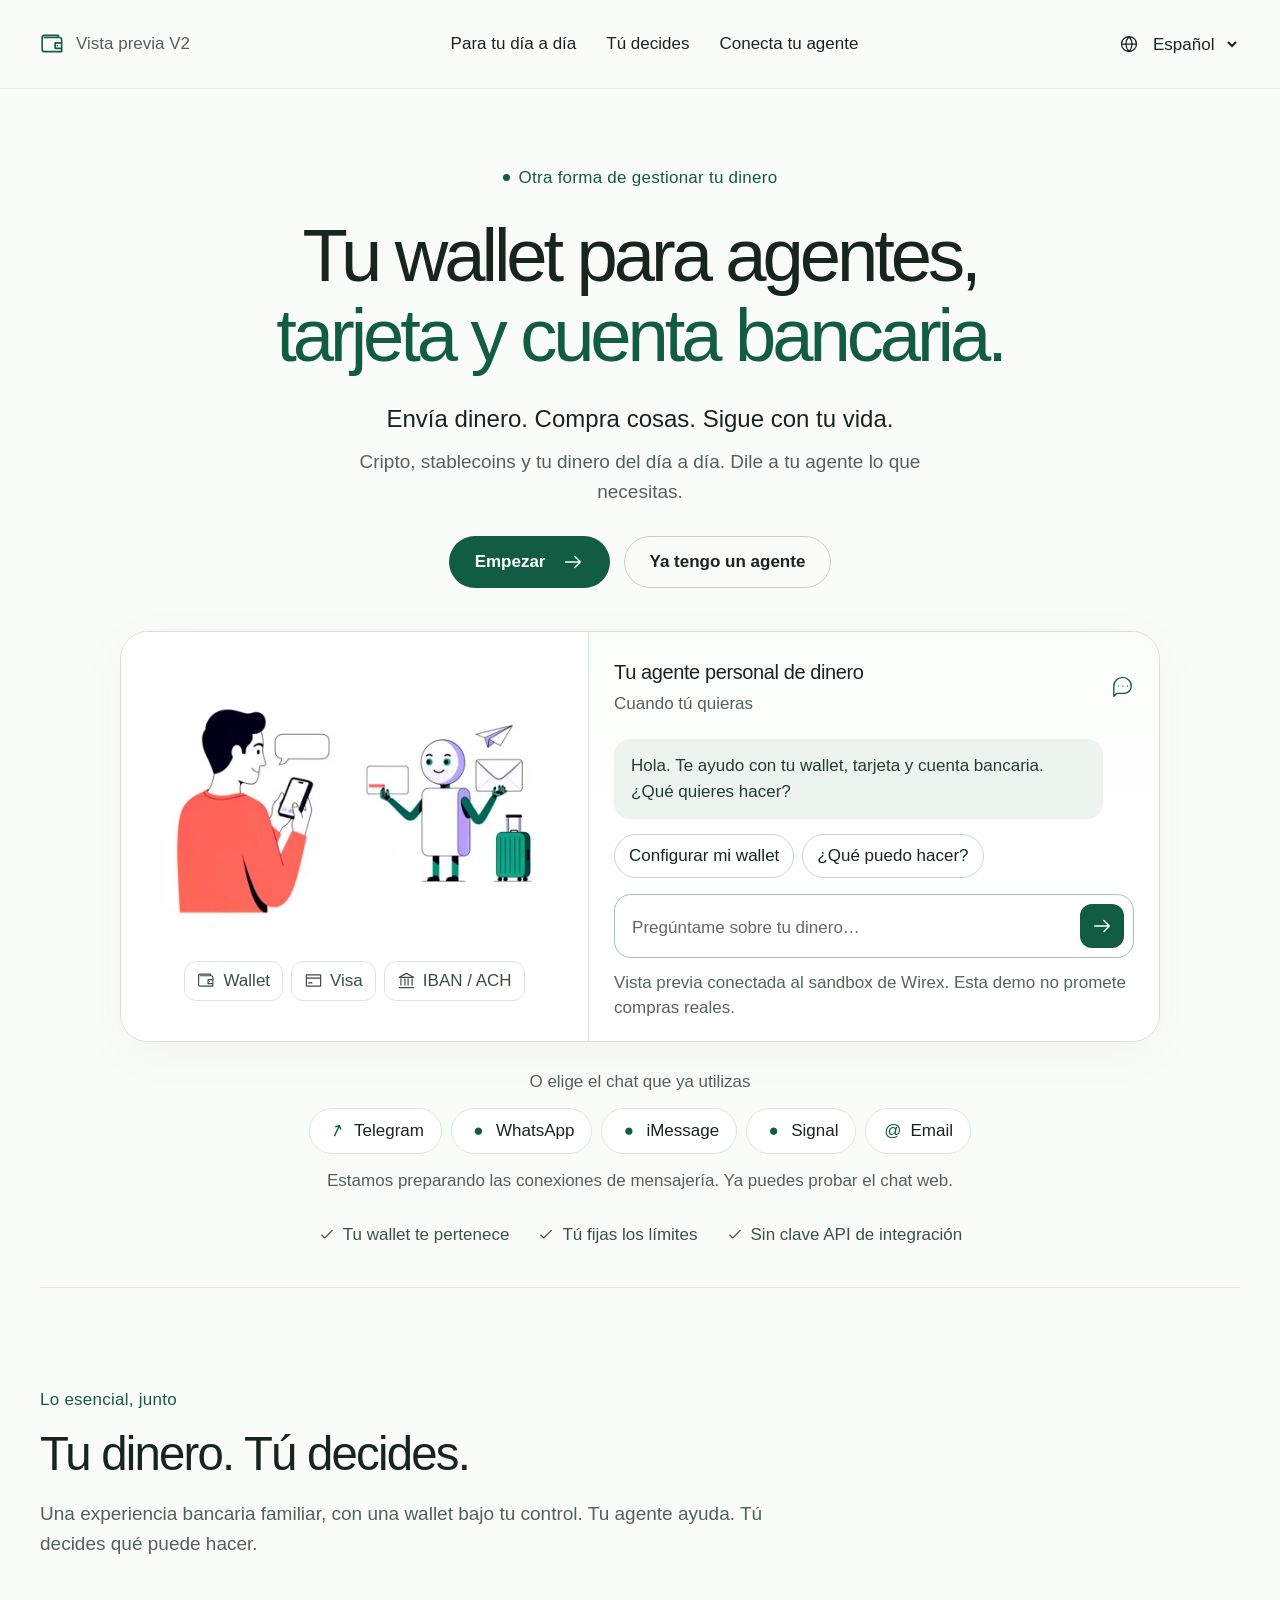
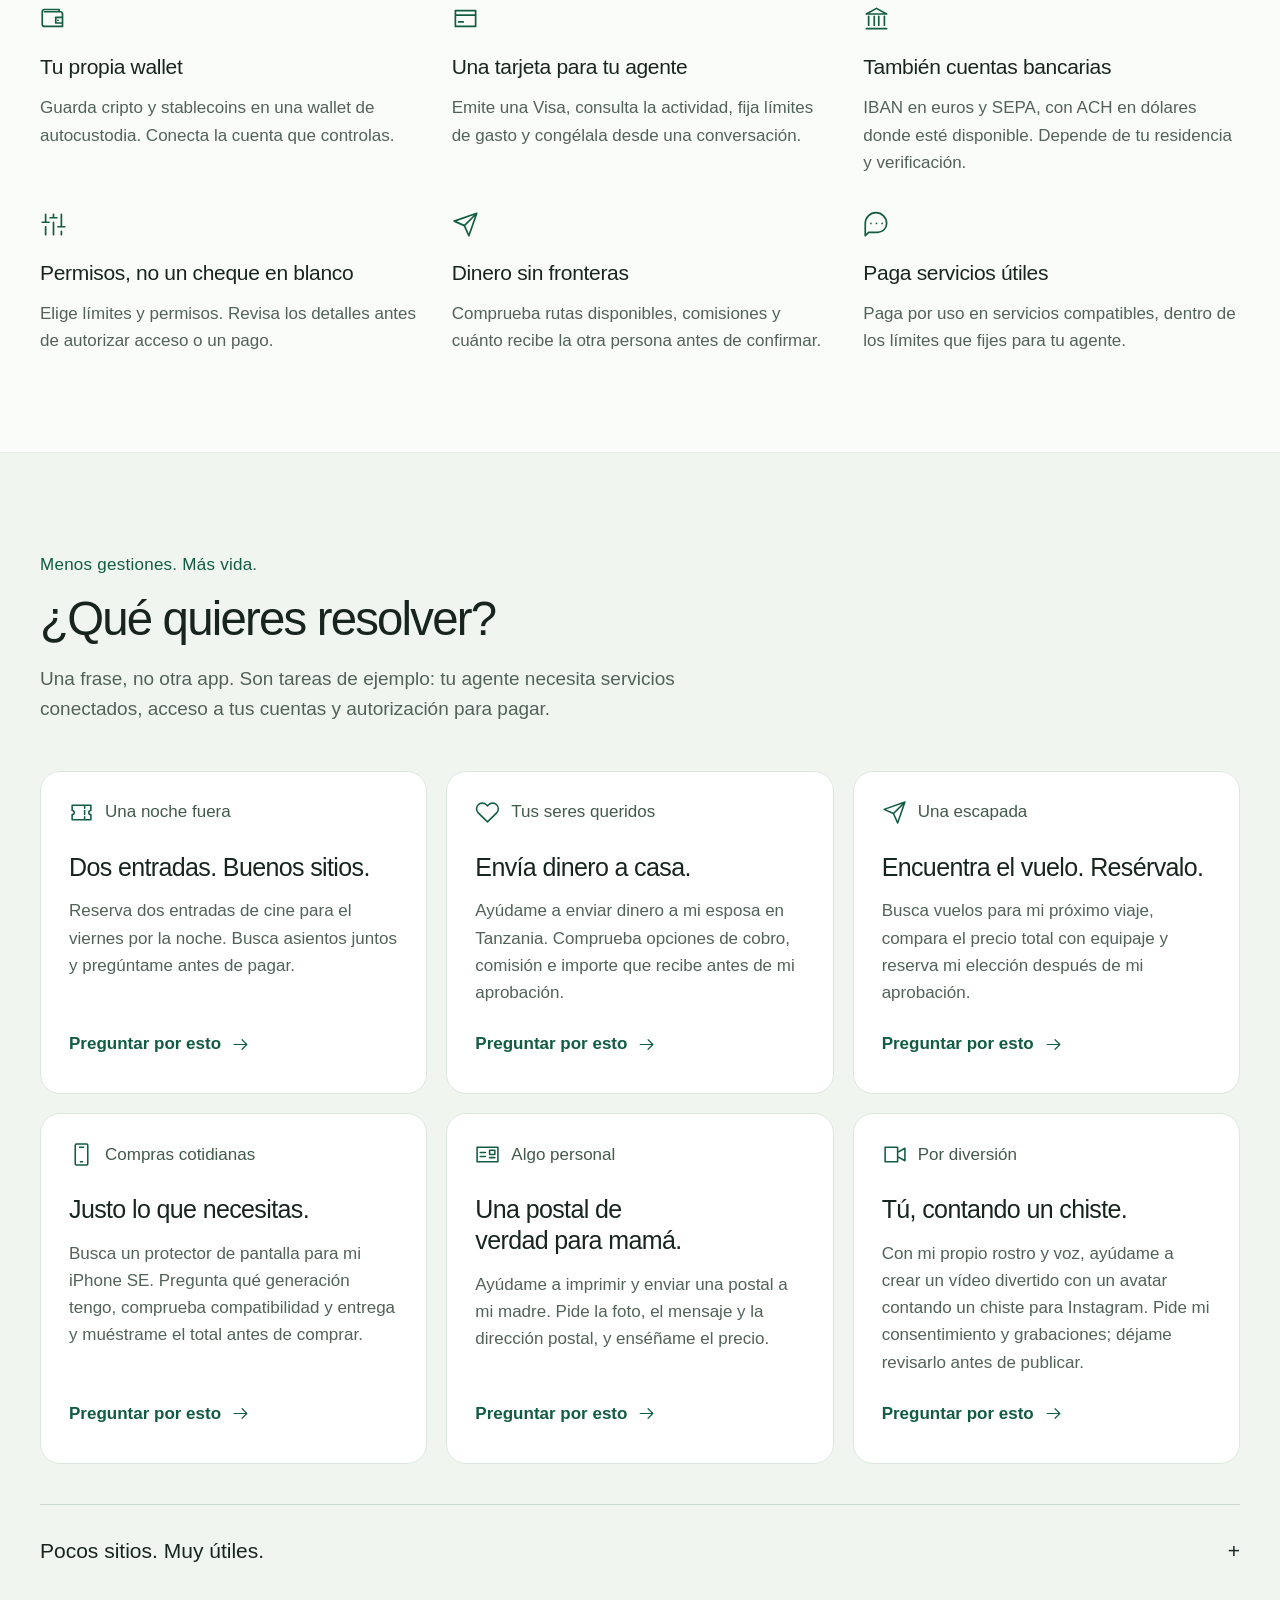
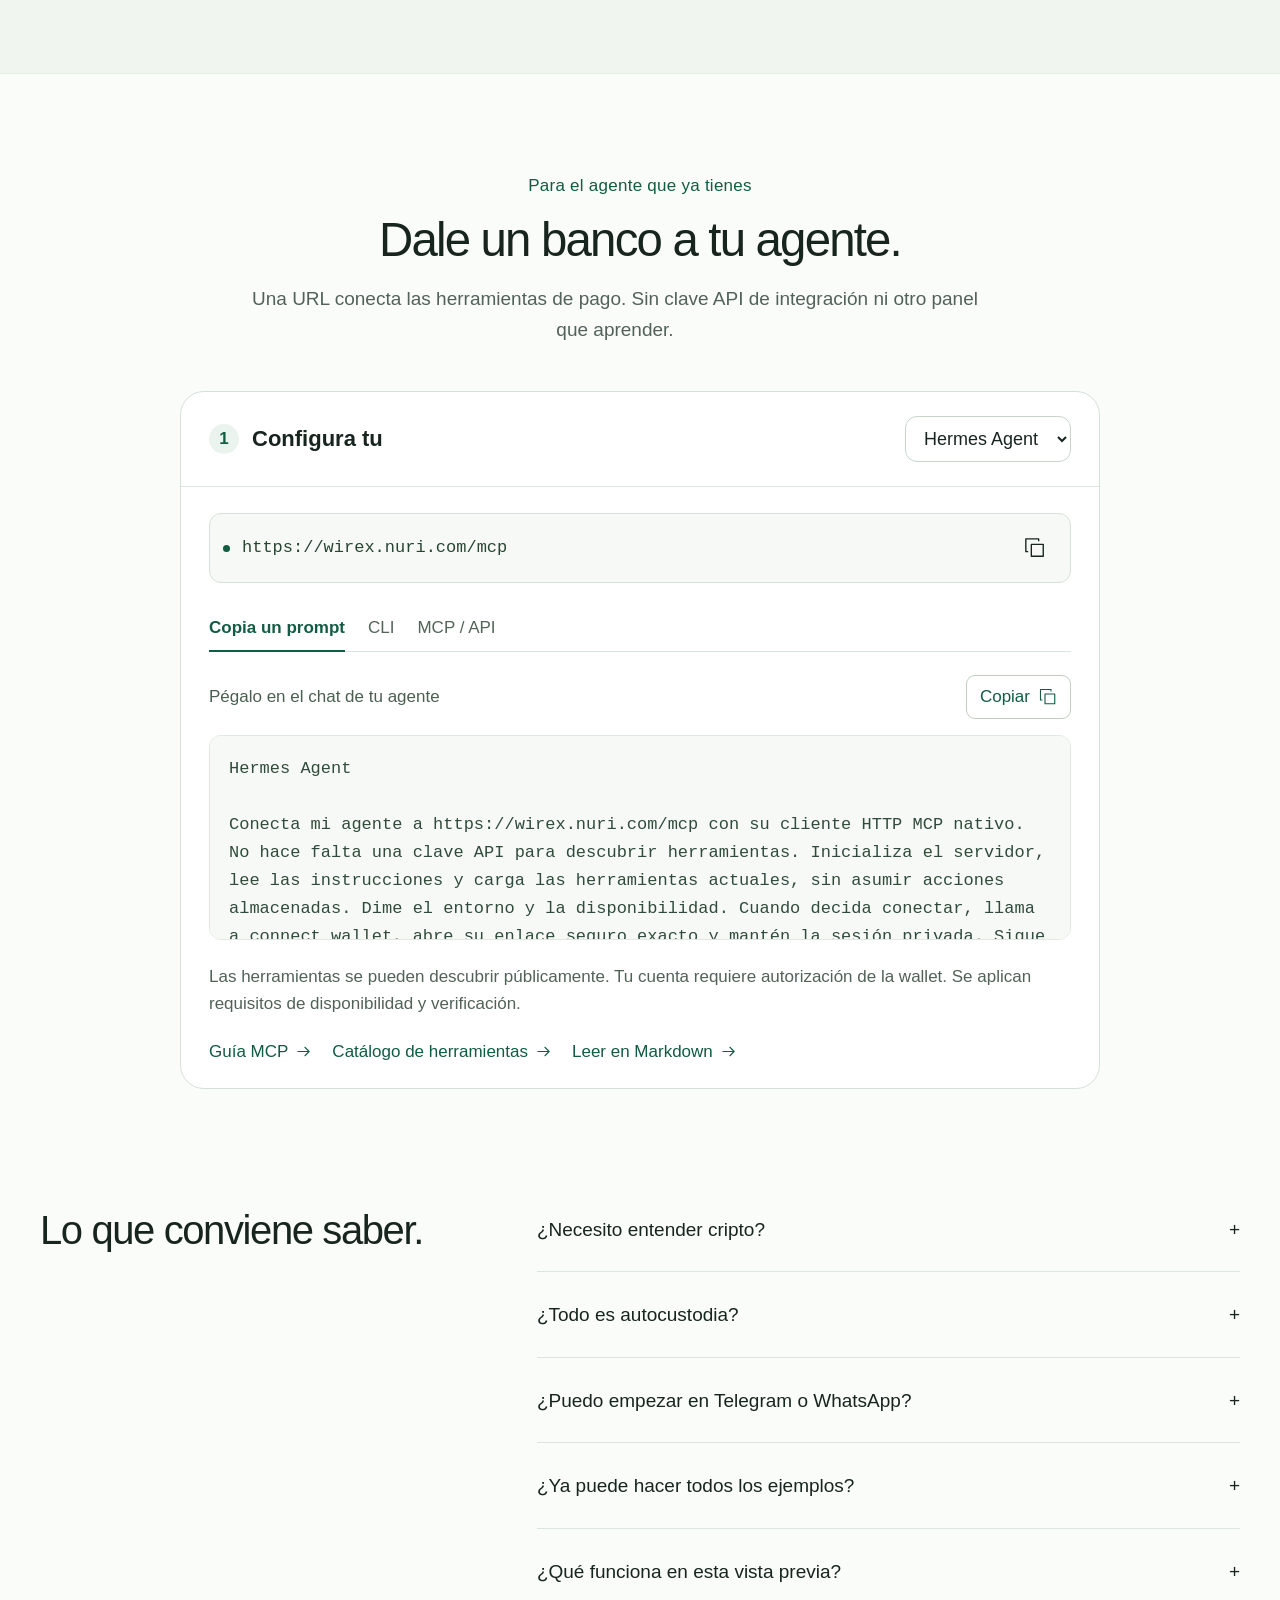
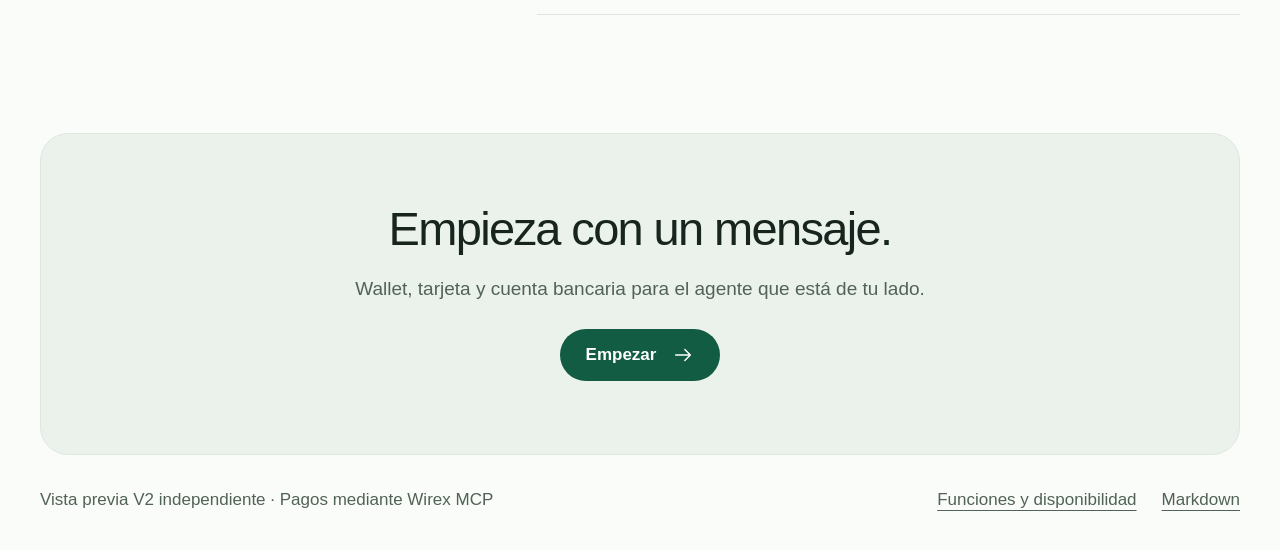
<file: v2/es/index.html>
<!doctype html>
<html lang="es">
<head>
<meta charset="utf-8"><meta name="viewport" content="width=device-width, initial-scale=1, viewport-fit=cover">
<meta name="color-scheme" content="light"><meta name="theme-color" content="#fafcf9">
<title>Tu wallet, tarjeta y cuenta bancaria para tu agente.</title><meta name="description" content="Una wallet de autocustodia, tarjeta Visa y cuenta bancaria para tu agente. Pagos cotidianos por chat o una URL MCP para tu agente. Sin clave API de integración.">
<link rel="canonical" href="https://paymentrequired.com/v2/es/"><link rel="alternate" hreflang="en" href="https://paymentrequired.com/v2/">
<link rel="alternate" hreflang="de" href="https://paymentrequired.com/v2/de/">
<link rel="alternate" hreflang="es" href="https://paymentrequired.com/v2/es/">
<link rel="alternate" hreflang="fr" href="https://paymentrequired.com/v2/fr/">
<link rel="alternate" hreflang="sw" href="https://paymentrequired.com/v2/sw/">
<link rel="alternate" hreflang="x-default" href="https://paymentrequired.com/v2/">
<link rel="alternate" type="text/markdown" href="https://paymentrequired.com/v2/es/index.md" title="Markdown">
<link rel="ai-catalog" href="/.well-known/ai-catalog.json">
<meta property="og:type" content="website"><meta property="og:site_name" content="PaymentRequired V2">
<meta property="og:title" content="Tu wallet, tarjeta y cuenta bancaria para tu agente."><meta property="og:description" content="Una wallet de autocustodia, tarjeta Visa y cuenta bancaria para tu agente. Pagos cotidianos por chat o una URL MCP para tu agente. Sin clave API de integración."><meta property="og:url" content="https://paymentrequired.com/v2/es/">
<meta property="og:image" content="https://paymentrequired.com/v2/assets/everyday-agent.webp"><meta name="twitter:card" content="summary_large_image">
<link rel="icon" href="/v2/assets/favicon.svg" type="image/svg+xml">
<style>:root{color-scheme:light;--paper:#fafcf9;--surface:#fff;--ink:#18251f;--muted:#526259;--green:#125c43;--soft:#eaf3ed;--line:#dce5df;--radius:24px;font-family:Inter,ui-sans-serif,-apple-system,BlinkMacSystemFont,"Segoe UI",sans-serif;font-size:17px;color:var(--ink);background:var(--paper)}
*{box-sizing:border-box}html{scroll-behavior:smooth;scroll-padding-top:32px}body{margin:0}button,input,textarea,select{font:inherit;color:inherit}button,a,select,summary{-webkit-tap-highlight-color:transparent}button{cursor:pointer}a{color:inherit;text-underline-offset:5px}p{line-height:1.6;margin:0;color:var(--muted)}h1,h2,h3{margin:0;font-weight:500;text-wrap:balance}button:disabled{cursor:wait;opacity:.65}[hidden]{display:none!important}.container{width:min(1280px,calc(100% - 80px));margin-inline:auto}.icon{display:block;width:22px;height:22px;flex:none}a:focus-visible,button:focus-visible,select:focus-visible,textarea:focus-visible,summary:focus-visible,pre:focus-visible{outline:3px solid #16694b;outline-offset:5px}.sr-only{position:absolute;width:1px;height:1px;padding:0;margin:-1px;overflow:hidden;clip:rect(0,0,0,0);white-space:nowrap;border:0}.skip{position:fixed;left:16px;top:8px;z-index:100;padding:14px 20px;background:#fff;border:2px solid var(--green);transform:translateY(-160%)}.skip:focus{transform:none}
.site-header{border-bottom:1px solid rgba(220,229,223,.65)}.header-inner{display:flex;align-items:center;gap:32px;min-height:88px}.home-symbol{display:flex;gap:10px;align-items:center;text-decoration:none;color:var(--muted);white-space:nowrap}.home-symbol>.icon{width:26px;height:26px;color:var(--green)}nav{display:flex;justify-content:center;gap:30px;flex:1}nav a{font-size:17px;text-decoration:none;line-height:1.4;padding:14px 0}nav a:hover{color:var(--green)}.language{display:flex;align-items:center;gap:6px}.language select{appearance:auto;background:transparent;border:0;padding:12px 4px;font-size:17px;max-width:144px}.language .icon{width:20px;height:20px}
.hero{padding-top:75px;text-align:center}.eyebrow{display:flex;align-items:center;justify-content:center;gap:9px;font-size:17px;font-weight:500;color:var(--green);letter-spacing:.015em}.green-dot{width:7px;height:7px;border-radius:50%;background:var(--green);flex:none}h1{font-size:clamp(42px,5.8vw,84px);line-height:1.08;letter-spacing:-.055em;margin:25px auto 23px;max-width:1140px}h1 span{color:var(--green)}.hero-intro{font-size:24px;color:var(--ink);font-weight:450}.hero-description{font-size:19px;max-width:630px;margin:9px auto 0}.hero-actions{display:flex;align-items:center;justify-content:center;gap:14px;flex-wrap:wrap;margin:28px 0 43px}.button{display:inline-flex;align-items:center;justify-content:center;gap:16px;min-height:52px;border-radius:999px;padding:13px 25px;font-size:17px;font-weight:550;text-decoration:none;border:1px solid transparent;transition:background .18s,color .18s,transform .18s}.primary{background:var(--green);color:#fff}.primary:hover{background:#0c4934;transform:translateY(-1px)}.secondary{background:transparent;border-color:#c4d2c8}.secondary:hover{background:#edf3ee}
.entry-panel{display:grid;grid-template-columns: .9fr 1.1fr;width:min(1040px,100%);margin:auto;background:#fff;border:1px solid #d5e0d9;border-radius:28px;overflow:hidden;box-shadow:0 12px 48px rgba(32,64,44,.045);text-align:left}.hero-art{display:flex;align-items:center;justify-content:center;flex-direction:column;min-width:0;padding:24px;background:#fff;position:relative}.hero-art img{display:block;width:100%;height:auto;max-height:315px;object-fit:contain}.instrument-tags{display:flex;gap:8px;flex-wrap:wrap;justify-content:center;padding-top:10px}.instrument-tags span{font-size:17px;color:#394f42;display:flex;align-items:center;gap:7px;padding:9px 12px;border:1px solid var(--line);border-radius:12px;background:#fff}.instrument-tags .icon{width:19px;height:19px}
.chat{border-left:1px solid var(--line);padding:27px 25px 20px;min-width:0;display:flex;flex-direction:column;background:linear-gradient(#fbfdfb,#fff)}.chat-heading{display:flex;align-items:center;justify-content:space-between;gap:16px}.chat-heading h2{font-size:20px;line-height:1.3;letter-spacing:-.02em}.chat-heading .icon{color:var(--green)}#chat-status{font-size:17px;line-height:1.4;margin:7px 0 0;min-height:24px}.messages{overflow:auto;max-height:340px;min-height:94px;scrollbar-width:thin;display:flex;flex-direction:column;gap:10px;padding:23px 0 13px;overscroll-behavior:contain;overflow-wrap:anywhere}.message{font-size:17px;line-height:1.55;padding:14px 17px;border-radius:16px;white-space:pre-wrap;max-width:94%}.assistant{background:#edf3ee;color:#243d2e;align-self:flex-start}.user{background:var(--green);color:white;align-self:flex-end}.message a{font-weight:600;color:var(--green);display:inline-block;max-width:100%;white-space:normal}.message.user a{color:#fff}.message.error{background:#fff3ed;color:#714123}.starter-row{display:flex;gap:8px;flex-wrap:wrap;margin:2px 0 16px}.starter-row button{font-size:17px;min-height:44px;border:1px solid #c8d7ce;border-radius:99px;background:#fff;padding:8px 14px}.starter-row button:hover{background:var(--soft)}.composer{display:flex;align-items:flex-end;gap:10px;border:1px solid #abbfb2;border-radius:17px;background:#fff;padding:9px}.composer:focus-within{border-color:var(--green);box-shadow:0 0 0 3px #e3eee6}.composer textarea{background:transparent;display:block;min-width:0;flex:1;border:none;resize:none;font-size:17px;line-height:1.45;max-height:100px;padding:8px 4px 8px 8px;outline:none}.composer textarea::placeholder{color:#5b6d61;opacity:1}.composer button{background:var(--green);color:white;border:0;border-radius:12px;display:grid;place-items:center;width:44px;height:44px;flex:none}.composer button .icon{width:22px;height:22px}.chat-notice{font-size:17px;line-height:1.45;margin-top:13px;color:#536659}.channel-block{margin:26px auto 0}.channel-block>p:first-child{font-size:17px}.channels{display:flex;align-items:center;justify-content:center;gap:9px;flex-wrap:wrap;margin:13px 0}.channel{display:inline-flex;align-items:center;gap:8px;border:1px solid var(--line);background:#fff;border-radius:99px;font-size:17px;padding:11px 17px;min-height:46px}.channel:hover{border-color:#9aafa0;background:#f1f6f2}.channel-symbol{width:19px;height:19px;display:flex;align-items:center;justify-content:center;font-size:17px;line-height:1;color:var(--green)}.channel-telegram{transform:rotate(-20deg)}.channel-note{font-size:17px;max-width:710px;margin:auto}.proofline{display:flex;align-items:center;justify-content:center;gap:28px;flex-wrap:wrap;border-bottom:1px solid var(--line);padding:31px 0 42px;color:#3a5143}.proofline span{display:flex;align-items:center;gap:7px;font-size:17px}.proofline .icon{width:18px;height:18px}
.section{padding-top:98px;padding-bottom:98px}.section-heading{margin-bottom:46px;max-width:760px}.section-heading .eyebrow{justify-content:flex-start;margin-bottom:14px}.section-heading h2{font-size:clamp(32px,3.7vw,49px);line-height:1.15;letter-spacing:-.038em}.section-heading>p:last-child{font-size:19px;margin-top:17px;max-width:740px}.feature-grid{display:grid;grid-template-columns:repeat(3,minmax(0,1fr));gap:35px}.feature>.icon{color:var(--green);width:27px;height:27px;margin-bottom:22px}.feature h3{font-size:21px;line-height:1.28;letter-spacing:-.015em;margin-bottom:13px}.feature p{font-size:17px;line-height:1.6}.everyday{background:#f0f5f0;border-top:1px solid #e4ece4;border-bottom:1px solid #e4ece4}.example-grid{display:grid;grid-template-columns:repeat(3,minmax(0,1fr));gap:19px}.example{background:#fff;border:1px solid #dce7df;border-radius:20px;padding:28px;display:flex;flex-direction:column;min-width:0}.example-top{display:flex;align-items:center;gap:11px;color:#425a4c;margin-bottom:27px;font-size:17px}.example-top>.icon{width:25px;height:25px;color:var(--green)}.example h3{font-size:25px;line-height:1.23;letter-spacing:-.025em;margin-bottom:15px}.example p{font-size:17px;line-height:1.6;flex:1}.text-button{display:flex;align-items:center;gap:10px;background:transparent;border:0;color:var(--green);font-weight:550;font-size:17px;align-self:flex-start;padding:11px 0;margin-top:17px;text-align:left}.text-button:hover{text-decoration:underline;text-underline-offset:5px}.text-button .icon{width:19px;height:19px}.catalogue{border-top:1px solid #cddbd1;margin-top:40px;padding:22px 0 0}.catalogue>summary{list-style:none;display:flex;align-items:center;justify-content:space-between;font-size:21px;padding:12px 0;cursor:pointer}.catalogue>summary::-webkit-details-marker{display:none}.catalogue>p{font-size:17px;max-width:780px;margin:8px 0 25px}.service-grid{display:grid;grid-template-columns:repeat(4,minmax(0,1fr));gap:16px}.service-grid>a{border-top:1px solid #bacdc0;text-decoration:none;padding:20px 0;display:grid;grid-template-columns:1fr auto;gap:8px}.service-grid span{font-size:19px;font-weight:550}.service-grid p{grid-column:1;font-size:17px}.service-grid .icon{grid-column:2;grid-row:1}.service-grid a:hover>span{text-decoration:underline}
.integration .section-heading{margin-inline:auto;text-align:center;max-width:790px}.integration .eyebrow{justify-content:center}.setup-panel{border:1px solid #d6e0d9;border-radius:24px;background:#fff;width:min(920px,100%);margin:auto;overflow:hidden}.setup-heading{display:flex;align-items:center;gap:13px;padding:24px 28px;border-bottom:1px solid var(--line);font-size:22px;font-weight:550}.step{font-size:17px;width:30px;height:30px;display:grid;place-items:center;background:var(--soft);color:var(--green);border-radius:50%;flex:none}.setup-heading select{margin-left:auto;border:1px solid #c6d4ca;border-radius:12px;background:#fff;font-size:18px;font-weight:500;padding:11px 14px;max-width:55%}.setup-content{padding:26px 28px}.endpoint{display:flex;align-items:center;gap:12px;border:1px solid #d7e2da;background:#f6f9f5;border-radius:12px;padding:12px 13px;min-width:0}.endpoint code{font-size:17px;line-height:1.5;min-width:0;overflow-wrap:anywhere;font-family:ui-monospace,SFMono-Regular,Consolas,monospace;color:#274533}.endpoint button{margin-left:auto;width:44px;height:44px;border:0;border-radius:8px;background:transparent;display:grid;place-items:center;flex:none}.endpoint button:hover{background:#e4ece5}.tabs{display:flex;align-items:center;gap:23px;border-bottom:1px solid var(--line);margin:20px 0 23px}.tabs button{border:0;background:transparent;padding:14px 0 12px;font-size:17px;border-bottom:2px solid transparent;position:relative;bottom:-1px;color:#536559}.tabs button[aria-selected=true]{border-bottom-color:var(--green);color:var(--green);font-weight:550}.code-label{display:flex;align-items:center;justify-content:space-between;gap:15px;font-size:17px;color:#4b5f51}.copy-button{display:flex;align-items:center;gap:9px;min-height:44px;border:1px solid #bfcfc3;border-radius:9px;background:#fff;padding:9px 13px;font-size:17px;color:var(--green)}.copy-button>.icon{width:18px;height:18px}pre{margin:16px 0 0;padding:19px;font-size:17px;line-height:1.65;background:#f7f9f6;color:#304b3b;border:1px solid #e1e9e2;border-radius:12px;font-family:ui-monospace,SFMono-Regular,Consolas,monospace;white-space:pre-wrap;overflow-wrap:anywhere;max-height:205px;overflow:auto}.integration-note{font-size:17px;margin-top:23px}.dev-links{display:flex;flex-wrap:wrap;gap:20px;margin-top:24px}.dev-links a{font-size:17px;display:flex;align-items:center;gap:7px;color:var(--green);text-decoration:none}.dev-links a:hover{text-decoration:underline}.dev-links .icon{width:17px;height:17px}
.faq{display:grid;grid-template-columns:.6fr 1fr;gap:75px;padding-top:20px}.faq>h2{font-size:40px;letter-spacing:-.035em;line-height:1.15}.faq details{border-bottom:1px solid var(--line);padding:0 0 18px;margin-bottom:20px}.faq summary{font-size:19px;font-weight:500;cursor:pointer;display:flex;justify-content:space-between;gap:30px;list-style:none;padding:10px 0;line-height:1.4}.faq summary::-webkit-details-marker{display:none}summary span{transition:transform .15s}details[open]>summary>span{transform:rotate(45deg)}.faq details>p{font-size:17px;margin-top:10px}.final-cta{padding:67px 30px 73px;background:#eaf2eb;border:1px solid #dce7dd;border-radius:28px;text-align:center}.final-cta h2{font-size:clamp(32px,3.8vw,47px);letter-spacing:-.035em;line-height:1.18}.final-cta p{font-size:19px;margin:18px auto 25px;max-width:610px}footer{display:flex;align-items:center;flex-wrap:wrap;gap:25px;padding:35px 0 40px;color:#516256;font-size:17px}footer>span{flex:1}footer a{font-size:17px}.noscript{padding:25px 0}
dialog{border:1px solid #bdcfc2;border-radius:24px;background:#fff;padding:50px 30px 32px;color:var(--ink);max-width:min(540px,calc(100vw - 28px));width:100%;box-shadow:0 25px 100px rgba(0,0,0,.13)}dialog::backdrop{background:rgba(29,45,35,.35);backdrop-filter:blur(4px)}dialog h2{font-size:31px;line-height:1.2;letter-spacing:-.025em}dialog p{font-size:18px;margin:19px 0 24px}dialog .button{width:100%}.dialog-close{position:absolute;top:12px;right:12px;width:44px;height:44px;display:grid;place-items:center;background:transparent;border:0;border-radius:50%}.dialog-close:hover{background:var(--soft)}.dialog-agent{display:block;text-align:center;margin-top:23px;color:var(--green);font-size:17px}.toast{position:fixed;bottom:24px;left:50%;transform:translateX(-50%);color:#fff;background:var(--green);border-radius:14px;padding:12px 20px;font-size:17px;max-width:calc(100vw - 30px);opacity:0;pointer-events:none;z-index:100;transition:opacity .15s}.toast.visible{opacity:1}
@media(min-width:1800px){.container{width:min(1440px,calc(100% - 100px))}.hero{padding-top:100px}.entry-panel{width:1120px}.chat{padding:30px}.hero-art img{max-height:335px}.section{padding-top:116px;padding-bottom:116px}.hero-description{max-width:700px;font-size:21px}}
@media(max-width:1050px){.container{width:calc(100% - 48px)}.header-inner{gap:20px}nav{gap:17px}.home-symbol>span{display:none}.entry-panel{grid-template-columns:.75fr 1fr}.hero-art{padding:14px}.instrument-tags{gap:6px}.instrument-tags span{padding:8px;font-size:17px}.feature-grid{grid-template-columns:repeat(2,minmax(0,1fr));gap:36px}.example-grid{grid-template-columns:repeat(2,minmax(0,1fr))}.service-grid{grid-template-columns:repeat(2,minmax(0,1fr))}.faq{gap:35px}.setup-heading{font-size:20px}}
@media(max-width:720px){.container{width:calc(100% - 32px)}.header-inner{min-height:70px;gap:13px}.home-symbol{margin-right:auto}nav{display:none}.language select{max-width:138px}.hero{padding-top:40px}.hero>.eyebrow{font-size:17px;line-height:1.4;max-width:300px;margin:auto}h1{font-size:clamp(38px,8.5vw,58px);line-height:1.09;letter-spacing:-.05em;margin-top:23px;margin-bottom:20px}h1 br{display:none}.hero-intro{font-size:21px;line-height:1.45;margin:auto;max-width:360px}.hero-description{font-size:18px;line-height:1.55;margin-top:10px}.hero-actions{margin:25px 0 30px;gap:10px}.hero-actions .button{min-height:50px;padding:12px 20px;max-width:100%}.entry-panel{display:flex;flex-direction:column;border-radius:20px}.hero-art{display:none}.chat{border-left:0;padding:22px 18px 18px}.chat-heading h2{font-size:19px}.messages{min-height:100px;max-height:45svh;padding-top:18px}.message{max-width:96%;padding:12px 14px}.composer{padding:7px}.composer textarea{font-size:17px;padding-left:4px}.starter-row{gap:7px}.starter-row button{font-size:17px;padding:9px 12px}.chat-notice{font-size:17px}.channel-block{margin-top:25px}.channels{gap:8px}.channel{padding:10px 13px;min-height:44px}.channel-note{font-size:17px;line-height:1.5}.proofline{align-items:flex-start;justify-content:flex-start;gap:15px;padding:28px 10px}.proofline span{font-size:17px;width:100%}.section{padding-top:61px;padding-bottom:61px}.section-heading{margin-bottom:32px}.section-heading h2{font-size:35px;line-height:1.12}.section-heading>p:last-child{font-size:18px;margin-top:15px}.feature-grid{gap:30px 22px}.feature h3{font-size:21px}.feature p{font-size:17px;line-height:1.55}.feature>.icon{margin-bottom:16px}.example-grid{grid-template-columns:1fr;gap:13px}.example{padding:24px}.example-top{margin-bottom:20px}.example h3{font-size:25px}.example p{font-size:17px}.catalogue{margin-top:30px}.catalogue>summary{font-size:20px}.service-grid{gap:10px}.service-grid>a{padding:16px 0}.service-grid span{font-size:18px}.service-grid p{font-size:17px}.setup-heading{padding:20px 16px;font-size:18px;gap:10px;flex-wrap:wrap}.setup-heading select{max-width:100%;margin-left:0;flex:1;font-size:17px}.setup-content{padding:19px 15px}.endpoint{gap:8px;padding:9px 8px}.endpoint .green-dot{display:none}.endpoint code{font-size:17px}.tabs{gap:19px;justify-content:space-between}.tabs button{font-size:17px}.code-label{flex-wrap:wrap;align-items:flex-start;font-size:17px}.copy-button{font-size:17px}pre{font-size:17px;padding:15px;max-height:220px}.dev-links{flex-direction:column;gap:19px}.integration-note{font-size:17px}.faq{display:block;padding-top:0}.faq>h2{font-size:35px;margin-bottom:25px}.faq summary{font-size:19px;gap:18px}.final-cta{padding:41px 22px 46px;border-radius:22px}.final-cta h2{font-size:35px}.final-cta p{font-size:18px}footer{align-items:flex-start;gap:19px;padding:29px 0}footer>span{flex-basis:100%;font-size:17px}dialog{padding:48px 23px 26px}dialog h2{font-size:28px}}
@media(max-width:380px){.feature-grid{grid-template-columns:1fr}.hero-actions{flex-direction:column}.channel{padding:10px}.tabs{gap:11px}.setup-heading select{flex-basis:100%}.service-grid{grid-template-columns:1fr}}
@media(prefers-reduced-motion:reduce){html{scroll-behavior:auto}*,*::before,*::after{animation:none!important;transition:none!important}}
</style>
<script type="application/ld+json">{"@context": "https://schema.org", "@graph": [{"@type": "WebPage", "@id": "https://paymentrequired.com/v2/es/#webpage", "url": "https://paymentrequired.com/v2/es/", "name": "Tu wallet, tarjeta y cuenta bancaria para tu agente.", "description": "Una wallet de autocustodia, tarjeta Visa y cuenta bancaria para tu agente. Pagos cotidianos por chat o una URL MCP para tu agente. Sin clave API de integración.", "inLanguage": "es", "isPartOf": {"@id": "https://paymentrequired.com/#website"}, "about": {"@id": "https://paymentrequired.com/#application"}}, {"@type": "WebSite", "@id": "https://paymentrequired.com/#website", "url": "https://paymentrequired.com/", "name": "PaymentRequired", "inLanguage": ["en", "de", "es", "fr", "sw"]}, {"@type": "SoftwareApplication", "@id": "https://paymentrequired.com/#application", "name": "PaymentRequired", "url": "https://paymentrequired.com/", "applicationCategory": "FinanceApplication", "operatingSystem": "Web, MCP-compatible agents", "description": "Una wallet de autocustodia, tarjeta Visa y cuenta bancaria para tu agente. Pagos cotidianos por chat o una URL MCP para tu agente. Sin clave API de integración.", "featureList": ["Tu propia wallet", "Una tarjeta para tu agente", "También cuentas bancarias", "Permisos, no un cheque en blanco", "Dinero sin fronteras", "Paga servicios útiles"], "softwareVersion": "V2 preview"}]}</script>
<script id="page-data" type="application/json">{"lang": "es", "strings": {"ready": "Cuando tú quieras", "connecting": "Conectando con tu agente…", "working": "Estoy en ello…", "live": "Conectado a las herramientas de pago", "failed": "No se pudo conectar el agente. Tu mensaje sigue aquí. Inténtalo de nuevo.", "retry": "Reintentar", "approval": "Abrir autorización segura", "channel_title": "Continuar en {channel}", "channel_body": "Este canal aún no está conectado. Puedes empezar en el chat web o añadir el MCP a un agente que ya uses allí.", "copy": "Copiar", "copied": "Copiado", "copy_failed": "No se pudo copiar. Selecciona el texto y cópialo.", "prompt": "Conecta mi agente a https://wirex.nuri.com/mcp con su cliente HTTP MCP nativo. No hace falta una clave API para descubrir herramientas. Inicializa el servidor, lee las instrucciones y carga las herramientas actuales, sin asumir acciones almacenadas. Dime el entorno y la disponibilidad. Cuando decida conectar, llama a connect_wallet, abre su enlace seguro exacto y mantén la sesión privada. Sigue los pasos devueltos, pide solo los datos que falten y conserva las referencias de pago en reintentos. No afirmes que un pago o compra se completó sin un resultado. Ayúdame a empezar en español.", "cli_label": "Para Hermes Agent. Ejecuta localmente.", "api_label": "Descubre las herramientas actuales. Sin clave API.", "prompt_label": "Pégalo en el chat de tu agente", "greeting": "Hola. Te ayudo con tu wallet, tarjeta y cuenta bancaria. ¿Qué quieres hacer?", "preview_label": "Vista previa V2"}, "cli": "hermes mcp add payments --url https://wirex.nuri.com/mcp\nhermes mcp test payments", "api": "curl https://wirex.nuri.com/mcp \\\n  -H 'Content-Type: application/json' \\\n  -H 'Accept: application/json, text/event-stream' \\\n  --data '{\"jsonrpc\":\"2.0\",\"id\":1,\"method\":\"initialize\",\"params\":{\"protocolVersion\":\"2025-11-25\",\"capabilities\":{},\"clientInfo\":{\"name\":\"my-agent\",\"version\":\"1.0\"}}}'", "languages": {"en": "v2/", "de": "v2/de/", "es": "v2/es/", "fr": "v2/fr/", "sw": "v2/sw/"}}</script>
<script type="module" src="/v2/app.mjs"></script>
</head>
<body>
<a class="skip" href="#main">Ir al contenido</a>
<header class="site-header"><div class="container header-inner"><a class="home-symbol" href="https://paymentrequired.com/v2/es/" aria-label="Vista previa V2: Tu wallet, tarjeta y cuenta bancaria para tu agente."><svg class="icon" aria-hidden="true" viewBox="0 0 24 24" fill="none" stroke="currentColor" stroke-width="1.5" stroke-linecap="round" stroke-linejoin="round"><path d="M4 6h14a2 2 0 0 1 2 2v11H4a2 2 0 0 1-2-2V6a2 2 0 0 1 2-2h13v2 M20 11h-6v5h6 M16 13.5h.01"/></svg><span>Vista previa V2</span></a><nav aria-label="Navigation"><a href="#everyday">Para tu día a día</a><a href="#control">Tú decides</a><a href="#integrate">Conecta tu agente</a></nav><label class="language"><svg class="icon" aria-hidden="true" viewBox="0 0 24 24" fill="none" stroke="currentColor" stroke-width="1.5" stroke-linecap="round" stroke-linejoin="round"><path d="M21 12a9 9 0 1 1-18 0 9 9 0 0 1 18 0 M3 12h18 M12 3c5 6 5 12 0 18-5-6-5-12 0-18"/></svg><span class="sr-only">Idioma</span><select id="language" aria-label="Idioma"><option value="en">English</option><option value="de">Deutsch</option><option value="es" selected>Español</option><option value="fr">Français</option><option value="sw">Kiswahili</option></select></label></div></header>
<main id="main">
<section class="hero container" aria-labelledby="hero-heading">
<p class="eyebrow"><span class="green-dot" aria-hidden="true"></span>Otra forma de gestionar tu dinero</p>
<h1 id="hero-heading">Tu wallet para agentes,<br><span>tarjeta y cuenta bancaria.</span></h1>
<p class="hero-intro">Envía dinero. Compra cosas. Sigue con tu vida.</p><p class="hero-description">Cripto, stablecoins y tu dinero del día a día. Dile a tu agente lo que necesitas.</p>
<div class="hero-actions"><a class="button primary" href="#chat" data-open-chat>Empezar<svg class="icon" aria-hidden="true" viewBox="0 0 24 24" fill="none" stroke="currentColor" stroke-width="1.5" stroke-linecap="round" stroke-linejoin="round"><path d="M4 12h16m-6-6 6 6-6 6"/></svg></a><a class="button secondary" href="#integrate">Ya tengo un agente</a></div>
<div class="entry-panel">
  <div class="hero-art"><img src="/v2/assets/everyday-agent.webp" srcset="/v2/assets/everyday-agent-480.webp 480w, /v2/assets/everyday-agent.webp 968w" sizes="(max-width: 720px) 1px, (max-width: 1050px) 35vw, 470px" width="968" height="645" alt="Una persona conversa con un asistente sobre su tarjeta, viajes y pagos cotidianos." fetchpriority="high" decoding="async"><div class="instrument-tags" aria-hidden="true"><span><svg class="icon" aria-hidden="true" viewBox="0 0 24 24" fill="none" stroke="currentColor" stroke-width="1.5" stroke-linecap="round" stroke-linejoin="round"><path d="M4 6h14a2 2 0 0 1 2 2v11H4a2 2 0 0 1-2-2V6a2 2 0 0 1 2-2h13v2 M20 11h-6v5h6 M16 13.5h.01"/></svg>Wallet</span><span><svg class="icon" aria-hidden="true" viewBox="0 0 24 24" fill="none" stroke="currentColor" stroke-width="1.5" stroke-linecap="round" stroke-linejoin="round"><path d="M3 5h18v14H3z M3 9h18 M6 15h4"/></svg>Visa</span><span><svg class="icon" aria-hidden="true" viewBox="0 0 24 24" fill="none" stroke="currentColor" stroke-width="1.5" stroke-linecap="round" stroke-linejoin="round"><path d="m3 8 9-5 9 5H3 M5 10v8 M10 10v8 M14 10v8 M19 10v8 M3 21h18"/></svg>IBAN / ACH</span></div></div>
  <section class="chat" id="chat" aria-labelledby="chat-heading"><div class="chat-heading"><div><h2 id="chat-heading">Tu agente personal de dinero</h2><p id="chat-status" role="status">Cuando tú quieras</p></div><svg class="icon" aria-hidden="true" viewBox="0 0 24 24" fill="none" stroke="currentColor" stroke-width="1.5" stroke-linecap="round" stroke-linejoin="round"><path d="M21 11a8 8 0 0 1-8 8H5l-3 3V11a9 9 0 0 1 19 0Z M7 11h.01M12 11h.01M17 11h.01"/></svg></div>
  <div class="messages" id="messages" role="log" aria-live="polite" aria-label="Chat"><div class="message assistant">Hola. Te ayudo con tu wallet, tarjeta y cuenta bancaria. ¿Qué quieres hacer?</div></div>
  <div class="starter-row"><button type="button" data-starter="0">Configurar mi wallet</button><button type="button" data-starter="1">¿Qué puedo hacer?</button></div>
  <form id="composer" class="composer"><label for="message" class="sr-only">Pregúntame sobre tu dinero…</label><textarea id="message" rows="1" maxlength="3000" placeholder="Pregúntame sobre tu dinero…" required></textarea><button id="send" type="submit" aria-label="Enviar mensaje"><svg class="icon" aria-hidden="true" viewBox="0 0 24 24" fill="none" stroke="currentColor" stroke-width="1.5" stroke-linecap="round" stroke-linejoin="round"><path d="M4 12h16m-6-6 6 6-6 6"/></svg></button></form>
  <p class="chat-notice">Vista previa conectada al sandbox de Wirex. Esta demo no promete compras reales.</p>
  </section>
</div>
<div class="channel-block"><p>O elige el chat que ya utilizas</p><div class="channels"><button class="channel" type="button" data-channel="Telegram" aria-haspopup="dialog"><span aria-hidden="true" class="channel-symbol channel-telegram">↗</span>Telegram</button><button class="channel" type="button" data-channel="WhatsApp" aria-haspopup="dialog"><span aria-hidden="true" class="channel-symbol channel-whatsapp">●</span>WhatsApp</button><button class="channel" type="button" data-channel="iMessage" aria-haspopup="dialog"><span aria-hidden="true" class="channel-symbol channel-imessage">●</span>iMessage</button><button class="channel" type="button" data-channel="Signal" aria-haspopup="dialog"><span aria-hidden="true" class="channel-symbol channel-signal">●</span>Signal</button><button class="channel" type="button" data-channel="Email" aria-haspopup="dialog"><span aria-hidden="true" class="channel-symbol channel-email">@</span>Email</button></div><p class="channel-note">Estamos preparando las conexiones de mensajería. Ya puedes probar el chat web.</p></div>
<div class="proofline"><span><svg class="icon" aria-hidden="true" viewBox="0 0 24 24" fill="none" stroke="currentColor" stroke-width="1.5" stroke-linecap="round" stroke-linejoin="round"><path d="m5 12 4 4L19 6"/></svg>Tu wallet te pertenece</span><span><svg class="icon" aria-hidden="true" viewBox="0 0 24 24" fill="none" stroke="currentColor" stroke-width="1.5" stroke-linecap="round" stroke-linejoin="round"><path d="m5 12 4 4L19 6"/></svg>Tú fijas los límites</span><span><svg class="icon" aria-hidden="true" viewBox="0 0 24 24" fill="none" stroke="currentColor" stroke-width="1.5" stroke-linecap="round" stroke-linejoin="round"><path d="m5 12 4 4L19 6"/></svg>Sin clave API de integración</span></div>
</section>
<section id="control" class="section container"><div class="section-heading"><p class="eyebrow">Lo esencial, junto</p><h2>Tu dinero. Tú decides.</h2><p>Una experiencia bancaria familiar, con una wallet bajo tu control. Tu agente ayuda. Tú decides qué puede hacer.</p></div><div class="feature-grid"><article class="feature"><svg class="icon" aria-hidden="true" viewBox="0 0 24 24" fill="none" stroke="currentColor" stroke-width="1.5" stroke-linecap="round" stroke-linejoin="round"><path d="M4 6h14a2 2 0 0 1 2 2v11H4a2 2 0 0 1-2-2V6a2 2 0 0 1 2-2h13v2 M20 11h-6v5h6 M16 13.5h.01"/></svg><h3>Tu propia wallet</h3><p>Guarda cripto y stablecoins en una wallet de autocustodia. Conecta la cuenta que controlas.</p></article><article class="feature"><svg class="icon" aria-hidden="true" viewBox="0 0 24 24" fill="none" stroke="currentColor" stroke-width="1.5" stroke-linecap="round" stroke-linejoin="round"><path d="M3 5h18v14H3z M3 9h18 M6 15h4"/></svg><h3>Una tarjeta para tu agente</h3><p>Emite una Visa, consulta la actividad, fija límites de gasto y congélala desde una conversación.</p></article><article class="feature"><svg class="icon" aria-hidden="true" viewBox="0 0 24 24" fill="none" stroke="currentColor" stroke-width="1.5" stroke-linecap="round" stroke-linejoin="round"><path d="m3 8 9-5 9 5H3 M5 10v8 M10 10v8 M14 10v8 M19 10v8 M3 21h18"/></svg><h3>También cuentas bancarias</h3><p>IBAN en euros y SEPA, con ACH en dólares donde esté disponible. Depende de tu residencia y verificación.</p></article><article class="feature"><svg class="icon" aria-hidden="true" viewBox="0 0 24 24" fill="none" stroke="currentColor" stroke-width="1.5" stroke-linecap="round" stroke-linejoin="round"><path d="M5 3v7m0 4v7 M12 3v3m0 4v11 M19 3v11m0 4v3 M2 10h6 M9 6h6 M16 14h6"/></svg><h3>Permisos, no un cheque en blanco</h3><p>Elige límites y permisos. Revisa los detalles antes de autorizar acceso o un pago.</p></article><article class="feature"><svg class="icon" aria-hidden="true" viewBox="0 0 24 24" fill="none" stroke="currentColor" stroke-width="1.5" stroke-linecap="round" stroke-linejoin="round"><path d="m22 2-7 20-4-9-9-4 20-7Z M22 2 11 13"/></svg><h3>Dinero sin fronteras</h3><p>Comprueba rutas disponibles, comisiones y cuánto recibe la otra persona antes de confirmar.</p></article><article class="feature"><svg class="icon" aria-hidden="true" viewBox="0 0 24 24" fill="none" stroke="currentColor" stroke-width="1.5" stroke-linecap="round" stroke-linejoin="round"><path d="M21 11a8 8 0 0 1-8 8H5l-3 3V11a9 9 0 0 1 19 0Z M7 11h.01M12 11h.01M17 11h.01"/></svg><h3>Paga servicios útiles</h3><p>Paga por uso en servicios compatibles, dentro de los límites que fijes para tu agente.</p></article></div></section>
<section id="everyday" class="section everyday"><div class="container"><div class="section-heading"><p class="eyebrow">Menos gestiones. Más vida.</p><h2>¿Qué quieres resolver?</h2><p>Una frase, no otra app. Son tareas de ejemplo: tu agente necesita servicios conectados, acceso a tus cuentas y autorización para pagar.</p></div><div class="example-grid"><article class="example example-0"><div class="example-top"><svg class="icon" aria-hidden="true" viewBox="0 0 24 24" fill="none" stroke="currentColor" stroke-width="1.5" stroke-linecap="round" stroke-linejoin="round"><path d="M3 5h18v5a2 2 0 0 0 0 4v5H3v-5a2 2 0 0 0 0-4V5 M15 5v3m0 2v4m0 2v3"/></svg><span>Una noche fuera</span></div><h3>Dos entradas. Buenos sitios.</h3><p>Reserva dos entradas de cine para el viernes por la noche. Busca asientos juntos y pregúntame antes de pagar.</p><button type="button" class="text-button" data-prompt="Reserva dos entradas de cine para el viernes por la noche. Busca asientos juntos y pregúntame antes de pagar.">Preguntar por esto<svg class="icon" aria-hidden="true" viewBox="0 0 24 24" fill="none" stroke="currentColor" stroke-width="1.5" stroke-linecap="round" stroke-linejoin="round"><path d="M4 12h16m-6-6 6 6-6 6"/></svg></button></article><article class="example example-1"><div class="example-top"><svg class="icon" aria-hidden="true" viewBox="0 0 24 24" fill="none" stroke="currentColor" stroke-width="1.5" stroke-linecap="round" stroke-linejoin="round"><path d="M20.8 4.6a5.5 5.5 0 0 0-7.8 0L12 5.7l-1.1-1.1a5.5 5.5 0 0 0-7.8 7.8L12 21l8.8-8.6a5.5 5.5 0 0 0 0-7.8Z"/></svg><span>Tus seres queridos</span></div><h3>Envía dinero a casa.</h3><p>Ayúdame a enviar dinero a mi esposa en Tanzania. Comprueba opciones de cobro, comisión e importe que recibe antes de mi aprobación.</p><button type="button" class="text-button" data-prompt="Ayúdame a enviar dinero a mi esposa en Tanzania. Comprueba opciones de cobro, comisión e importe que recibe antes de mi aprobación.">Preguntar por esto<svg class="icon" aria-hidden="true" viewBox="0 0 24 24" fill="none" stroke="currentColor" stroke-width="1.5" stroke-linecap="round" stroke-linejoin="round"><path d="M4 12h16m-6-6 6 6-6 6"/></svg></button></article><article class="example example-2"><div class="example-top"><svg class="icon" aria-hidden="true" viewBox="0 0 24 24" fill="none" stroke="currentColor" stroke-width="1.5" stroke-linecap="round" stroke-linejoin="round"><path d="m22 2-7 20-4-9-9-4 20-7Z M22 2 11 13"/></svg><span>Una escapada</span></div><h3>Encuentra el vuelo. Resérvalo.</h3><p>Busca vuelos para mi próximo viaje, compara el precio total con equipaje y reserva mi elección después de mi aprobación.</p><button type="button" class="text-button" data-prompt="Busca vuelos para mi próximo viaje, compara el precio total con equipaje y reserva mi elección después de mi aprobación.">Preguntar por esto<svg class="icon" aria-hidden="true" viewBox="0 0 24 24" fill="none" stroke="currentColor" stroke-width="1.5" stroke-linecap="round" stroke-linejoin="round"><path d="M4 12h16m-6-6 6 6-6 6"/></svg></button></article><article class="example example-3"><div class="example-top"><svg class="icon" aria-hidden="true" viewBox="0 0 24 24" fill="none" stroke="currentColor" stroke-width="1.5" stroke-linecap="round" stroke-linejoin="round"><path d="M7 2h10a1 1 0 0 1 1 1v18a1 1 0 0 1-1 1H7a1 1 0 0 1-1-1V3a1 1 0 0 1 1-1Z M10 5h4 M11 19h2"/></svg><span>Compras cotidianas</span></div><h3>Justo lo que necesitas.</h3><p>Busca un protector de pantalla para mi iPhone SE. Pregunta qué generación tengo, comprueba compatibilidad y entrega y muéstrame el total antes de comprar.</p><button type="button" class="text-button" data-prompt="Busca un protector de pantalla para mi iPhone SE. Pregunta qué generación tengo, comprueba compatibilidad y entrega y muéstrame el total antes de comprar.">Preguntar por esto<svg class="icon" aria-hidden="true" viewBox="0 0 24 24" fill="none" stroke="currentColor" stroke-width="1.5" stroke-linecap="round" stroke-linejoin="round"><path d="M4 12h16m-6-6 6 6-6 6"/></svg></button></article><article class="example example-4"><div class="example-top"><svg class="icon" aria-hidden="true" viewBox="0 0 24 24" fill="none" stroke="currentColor" stroke-width="1.5" stroke-linecap="round" stroke-linejoin="round"><path d="M2 5h20v14H2z M14 8h5v4h-5z M5 10h5m-5 4h5m4 1h5"/></svg><span>Algo personal</span></div><h3>Una postal de verdad para mamá.</h3><p>Ayúdame a imprimir y enviar una postal a mi madre. Pide la foto, el mensaje y la dirección postal, y enséñame el precio.</p><button type="button" class="text-button" data-prompt="Ayúdame a imprimir y enviar una postal a mi madre. Pide la foto, el mensaje y la dirección postal, y enséñame el precio.">Preguntar por esto<svg class="icon" aria-hidden="true" viewBox="0 0 24 24" fill="none" stroke="currentColor" stroke-width="1.5" stroke-linecap="round" stroke-linejoin="round"><path d="M4 12h16m-6-6 6 6-6 6"/></svg></button></article><article class="example example-5"><div class="example-top"><svg class="icon" aria-hidden="true" viewBox="0 0 24 24" fill="none" stroke="currentColor" stroke-width="1.5" stroke-linecap="round" stroke-linejoin="round"><path d="M3 5h12v14H3z m12 5 7-4v12l-7-4"/></svg><span>Por diversión</span></div><h3>Tú, contando un chiste.</h3><p>Con mi propio rostro y voz, ayúdame a crear un vídeo divertido con un avatar contando un chiste para Instagram. Pide mi consentimiento y grabaciones; déjame revisarlo antes de publicar.</p><button type="button" class="text-button" data-prompt="Con mi propio rostro y voz, ayúdame a crear un vídeo divertido con un avatar contando un chiste para Instagram. Pide mi consentimiento y grabaciones; déjame revisarlo antes de publicar.">Preguntar por esto<svg class="icon" aria-hidden="true" viewBox="0 0 24 24" fill="none" stroke="currentColor" stroke-width="1.5" stroke-linecap="round" stroke-linejoin="round"><path d="M4 12h16m-6-6 6 6-6 6"/></svg></button></article></div>
<details class="catalogue"><summary>Pocos sitios. Muy útiles.<span aria-hidden="true">+</span></summary><p>Servicios que evaluamos para pagos sencillos. Aparecer aquí no implica una integración activa ni una colaboración.</p><div class="service-grid"><a href="https://nadanada.me/" target="_blank" rel="noopener noreferrer"><span>nadanada</span><p>eSIM, VPN y servicios telefónicos</p><svg class="icon" aria-hidden="true" viewBox="0 0 24 24" fill="none" stroke="currentColor" stroke-width="1.5" stroke-linecap="round" stroke-linejoin="round"><path d="M4 12h16m-6-6 6 6-6 6"/></svg></a><a href="https://www.bitrefill.com/" target="_blank" rel="noopener noreferrer"><span>Bitrefill</span><p>Tarjetas regalo y recargas</p><svg class="icon" aria-hidden="true" viewBox="0 0 24 24" fill="none" stroke="currentColor" stroke-width="1.5" stroke-linecap="round" stroke-linejoin="round"><path d="M4 12h16m-6-6 6 6-6 6"/></svg></a><a href="https://lnvps.net/" target="_blank" rel="noopener noreferrer"><span>LNVPS</span><p>VPS para alojar tu propio agente</p><svg class="icon" aria-hidden="true" viewBox="0 0 24 24" fill="none" stroke="currentColor" stroke-width="1.5" stroke-linecap="round" stroke-linejoin="round"><path d="M4 12h16m-6-6 6 6-6 6"/></svg></a><a href="https://nuri.com/api/x402" target="_blank" rel="noopener noreferrer"><span>Nuri postcards</span><p>Postales físicas por x402 o MPP</p><svg class="icon" aria-hidden="true" viewBox="0 0 24 24" fill="none" stroke="currentColor" stroke-width="1.5" stroke-linecap="round" stroke-linejoin="round"><path d="M4 12h16m-6-6 6 6-6 6"/></svg></a></div></details></div></section>
<section id="integrate" class="section container integration"><div class="section-heading"><p class="eyebrow">Para el agente que ya tienes</p><h2>Dale un banco a tu agente.</h2><p>Una URL conecta las herramientas de pago. Sin clave API de integración ni otro panel que aprender.</p></div>
<div class="setup-panel"><div class="setup-heading"><span class="step" aria-hidden="true">1</span><label for="agent-select">Configura tu</label><select id="agent-select" aria-label="Elige tu agente"><option>Hermes Agent</option><option>OpenClaw</option><option>Claude</option><option>Otro agente</option></select></div>
<div class="setup-content"><div class="endpoint"><span class="green-dot" aria-hidden="true"></span><code>https://wirex.nuri.com/mcp</code><button type="button" data-copy="endpoint" aria-label="Copiar MCP URL"><svg class="icon" aria-hidden="true" viewBox="0 0 24 24" fill="none" stroke="currentColor" stroke-width="1.5" stroke-linecap="round" stroke-linejoin="round"><path d="M8 8h13v13H8z M16 4V2H2v14h2"/></svg></button></div>
<div class="tabs" role="tablist" aria-label="Integration"><button role="tab" id="tab-prompt" aria-controls="panel-prompt" aria-selected="true" data-tab="prompt">Copia un prompt</button><button role="tab" id="tab-cli" aria-controls="panel-cli" aria-selected="false" tabindex="-1" data-tab="cli">CLI</button><button role="tab" id="tab-api" aria-controls="panel-api" aria-selected="false" tabindex="-1" data-tab="api">MCP / API</button></div>
<div id="panel-prompt" role="tabpanel" aria-labelledby="tab-prompt"><div class="code-label"><span>Pégalo en el chat de tu agente</span><button class="copy-button" type="button" data-copy="prompt">Copiar<svg class="icon" aria-hidden="true" viewBox="0 0 24 24" fill="none" stroke="currentColor" stroke-width="1.5" stroke-linecap="round" stroke-linejoin="round"><path d="M8 8h13v13H8z M16 4V2H2v14h2"/></svg></button></div><pre id="setup-prompt" tabindex="0">Conecta mi agente a https://wirex.nuri.com/mcp con su cliente HTTP MCP nativo. No hace falta una clave API para descubrir herramientas. Inicializa el servidor, lee las instrucciones y carga las herramientas actuales, sin asumir acciones almacenadas. Dime el entorno y la disponibilidad. Cuando decida conectar, llama a connect_wallet, abre su enlace seguro exacto y mantén la sesión privada. Sigue los pasos devueltos, pide solo los datos que falten y conserva las referencias de pago en reintentos. No afirmes que un pago o compra se completó sin un resultado. Ayúdame a empezar en español.</pre></div>
<div id="panel-cli" role="tabpanel" aria-labelledby="tab-cli" hidden><div class="code-label"><span>Para Hermes Agent. Ejecuta localmente.</span><button class="copy-button" type="button" data-copy="cli">Copiar<svg class="icon" aria-hidden="true" viewBox="0 0 24 24" fill="none" stroke="currentColor" stroke-width="1.5" stroke-linecap="round" stroke-linejoin="round"><path d="M8 8h13v13H8z M16 4V2H2v14h2"/></svg></button></div><pre tabindex="0">hermes mcp add payments --url https://wirex.nuri.com/mcp
hermes mcp test payments</pre></div>
<div id="panel-api" role="tabpanel" aria-labelledby="tab-api" hidden><div class="code-label"><span>Descubre las herramientas actuales. Sin clave API.</span><button class="copy-button" type="button" data-copy="api">Copiar<svg class="icon" aria-hidden="true" viewBox="0 0 24 24" fill="none" stroke="currentColor" stroke-width="1.5" stroke-linecap="round" stroke-linejoin="round"><path d="M8 8h13v13H8z M16 4V2H2v14h2"/></svg></button></div><pre tabindex="0">curl https://wirex.nuri.com/mcp \
  -H &#x27;Content-Type: application/json&#x27; \
  -H &#x27;Accept: application/json, text/event-stream&#x27; \
  --data &#x27;{&quot;jsonrpc&quot;:&quot;2.0&quot;,&quot;id&quot;:1,&quot;method&quot;:&quot;initialize&quot;,&quot;params&quot;:{&quot;protocolVersion&quot;:&quot;2025-11-25&quot;,&quot;capabilities&quot;:{},&quot;clientInfo&quot;:{&quot;name&quot;:&quot;my-agent&quot;,&quot;version&quot;:&quot;1.0&quot;}}}&#x27;</pre></div>
<p class="integration-note">Las herramientas se pueden descubrir públicamente. Tu cuenta requiere autorización de la wallet. Se aplican requisitos de disponibilidad y verificación.</p><div class="dev-links"><a href="/v2/integration.md">Guía MCP<svg class="icon" aria-hidden="true" viewBox="0 0 24 24" fill="none" stroke="currentColor" stroke-width="1.5" stroke-linecap="round" stroke-linejoin="round"><path d="M4 12h16m-6-6 6 6-6 6"/></svg></a><a href="https://wirex.nuri.com/mcp/docs" target="_blank" rel="noopener noreferrer">Catálogo de herramientas<svg class="icon" aria-hidden="true" viewBox="0 0 24 24" fill="none" stroke="currentColor" stroke-width="1.5" stroke-linecap="round" stroke-linejoin="round"><path d="M4 12h16m-6-6 6 6-6 6"/></svg></a><a href="https://paymentrequired.com/v2/es/index.md">Leer en Markdown<svg class="icon" aria-hidden="true" viewBox="0 0 24 24" fill="none" stroke="currentColor" stroke-width="1.5" stroke-linecap="round" stroke-linejoin="round"><path d="M4 12h16m-6-6 6 6-6 6"/></svg></a></div></div></div>
</section>
<section class="section container faq" id="questions"><h2>Lo que conviene saber.</h2><div><details><summary>¿Necesito entender cripto?<span aria-hidden="true">+</span></summary><p>No. Pregunta como hablarías normalmente. Tu agente debe explicar importe, comisiones y autorización. Puede ser necesario configurar una wallet y verificar tu identidad.</p></details><details><summary>¿Todo es autocustodia?<span aria-hidden="true">+</span></summary><p>La wallet es de autocustodia. Las tarjetas, saldos fiat y transferencias dependen de proveedores financieros con sus propias condiciones. La autocustodia no impide restricciones sobre saldos bancarios o de tarjetas.</p></details><details><summary>¿Puedo empezar en Telegram o WhatsApp?<span aria-hidden="true">+</span></summary><p>Ese es el objetivo, junto con iMessage, Signal y email. Esta vista previa aún no tiene enlaces públicos verificados para esos canales. Puedes probar el chat web o conectar tu agente por MCP.</p></details><details><summary>¿Ya puede hacer todos los ejemplos?<span aria-hidden="true">+</span></summary><p>No solo con el MCP de pagos. Las compras y reservas necesitan un agente con navegador, tus cuentas de comercio y servicios compatibles. Los pagos a Tanzania y avatares necesitan proveedores verificados. Son ideas de tareas, no confirmaciones de compra.</p></details><details><summary>¿Qué funciona en esta vista previa?<span aria-hidden="true">+</span></summary><p>El chat web descubre el MCP de Wirex y utiliza sus herramientas actuales. El entorno es un sandbox. Una herramienta disponible no demuestra una compra real, un envío de dinero ni un KYC completo. El agente debe comprobarlo antes de actuar.</p></details></div></section>
<section class="final-cta container"><h2>Empieza con un mensaje.</h2><p>Wallet, tarjeta y cuenta bancaria para el agente que está de tu lado.</p><a href="#chat" data-open-chat class="button primary">Empezar<svg class="icon" aria-hidden="true" viewBox="0 0 24 24" fill="none" stroke="currentColor" stroke-width="1.5" stroke-linecap="round" stroke-linejoin="round"><path d="M4 12h16m-6-6 6 6-6 6"/></svg></a></section>
<noscript><p class="container noscript">Puedes leer toda la página sin JavaScript. El chat web lo necesita; usa el prompt MCP para conectar tu propio agente.</p></noscript>
</main>
<footer class="container"><span>Vista previa V2 independiente · Pagos mediante Wirex MCP</span><a href="/v2/capabilities.json">Funciones y disponibilidad</a><a href="https://paymentrequired.com/v2/es/index.md">Markdown</a></footer>
<dialog id="channel-dialog" aria-labelledby="channel-title"><button class="dialog-close" type="button" id="close-dialog" aria-label="Cerrar"><svg class="icon" aria-hidden="true" viewBox="0 0 24 24" fill="none" stroke="currentColor" stroke-width="1.5" stroke-linecap="round" stroke-linejoin="round"><path d="m6 6 12 12M6 18 18 6"/></svg></button><h2 id="channel-title">Continuar en Telegram</h2><p>Este canal aún no está conectado. Puedes empezar en el chat web o añadir el MCP a un agente que ya uses allí.</p><button type="button" class="button primary" id="channel-web">Continuar en el chat web<svg class="icon" aria-hidden="true" viewBox="0 0 24 24" fill="none" stroke="currentColor" stroke-width="1.5" stroke-linecap="round" stroke-linejoin="round"><path d="M4 12h16m-6-6 6 6-6 6"/></svg></button><a class="dialog-agent" href="#integrate">Ya tengo un agente</a></dialog>
<div class="toast" id="toast" role="status" aria-live="polite"></div>
</body></html>
</file>
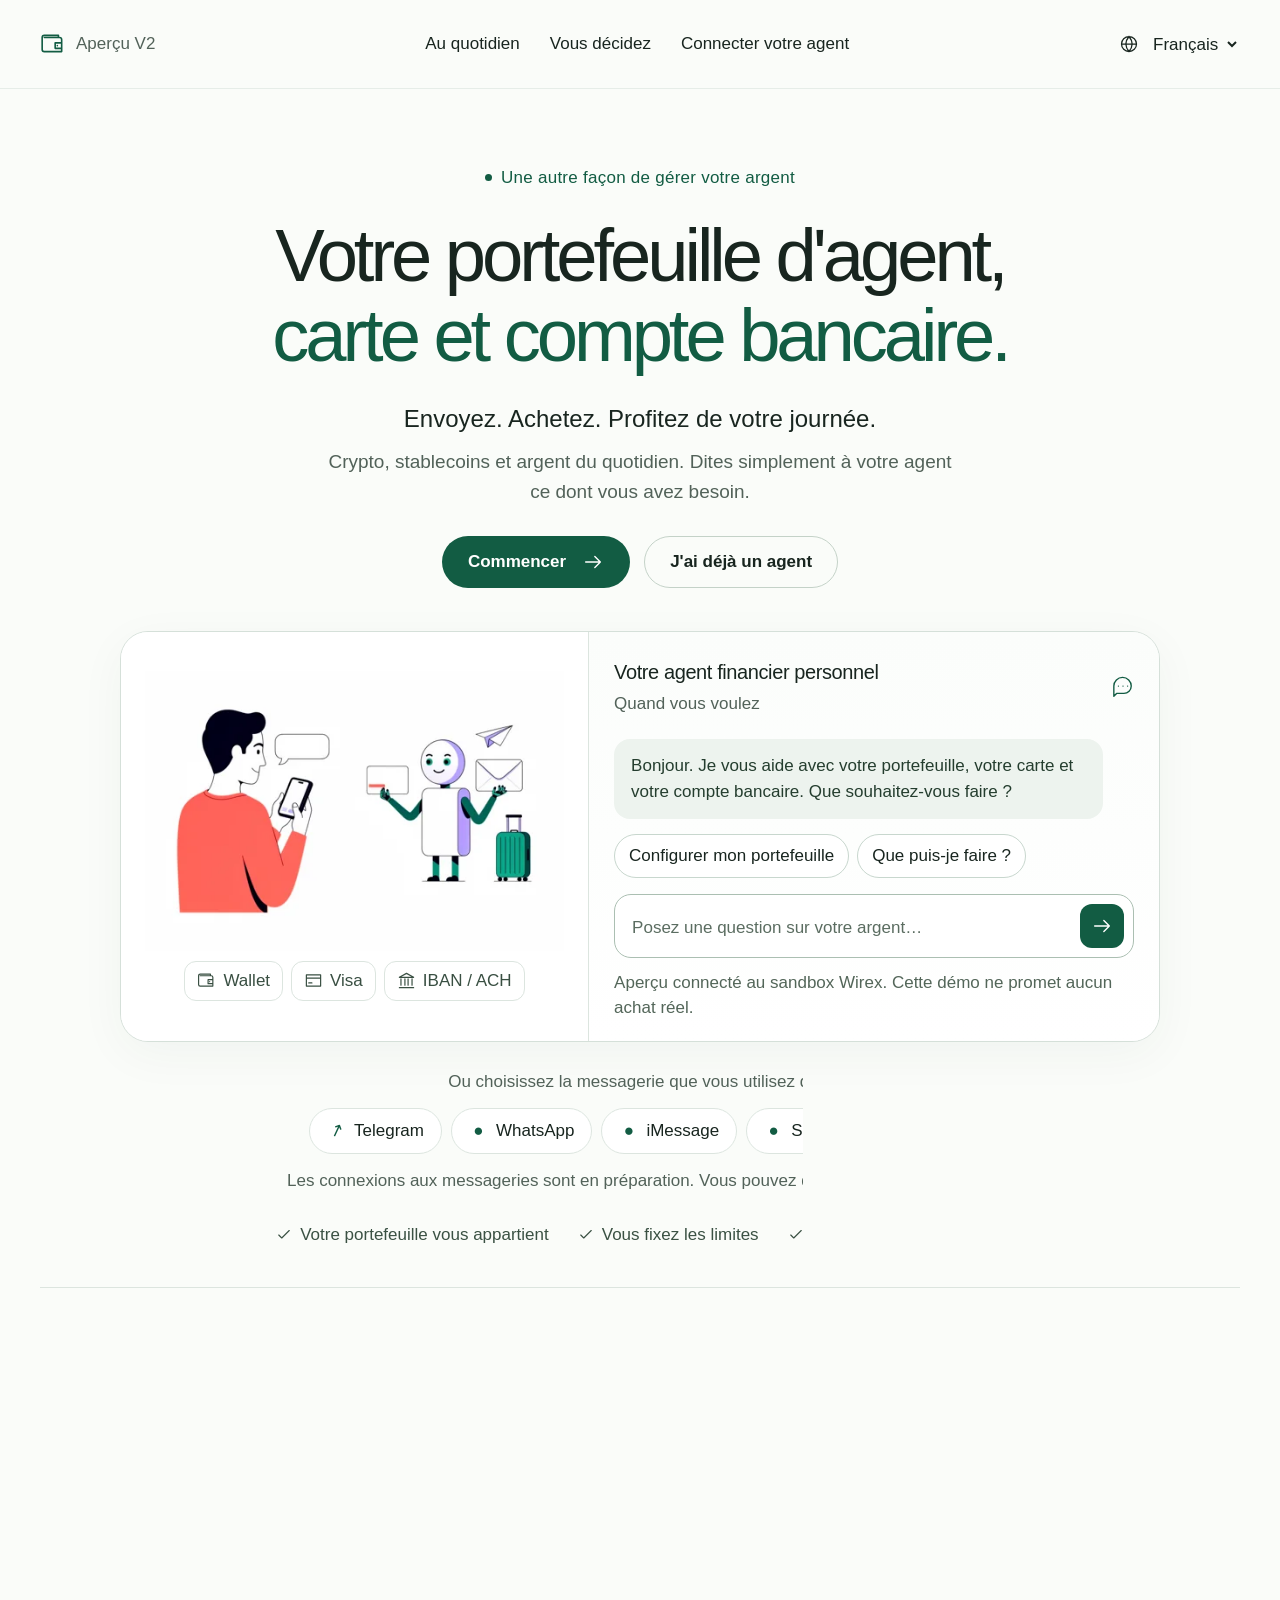
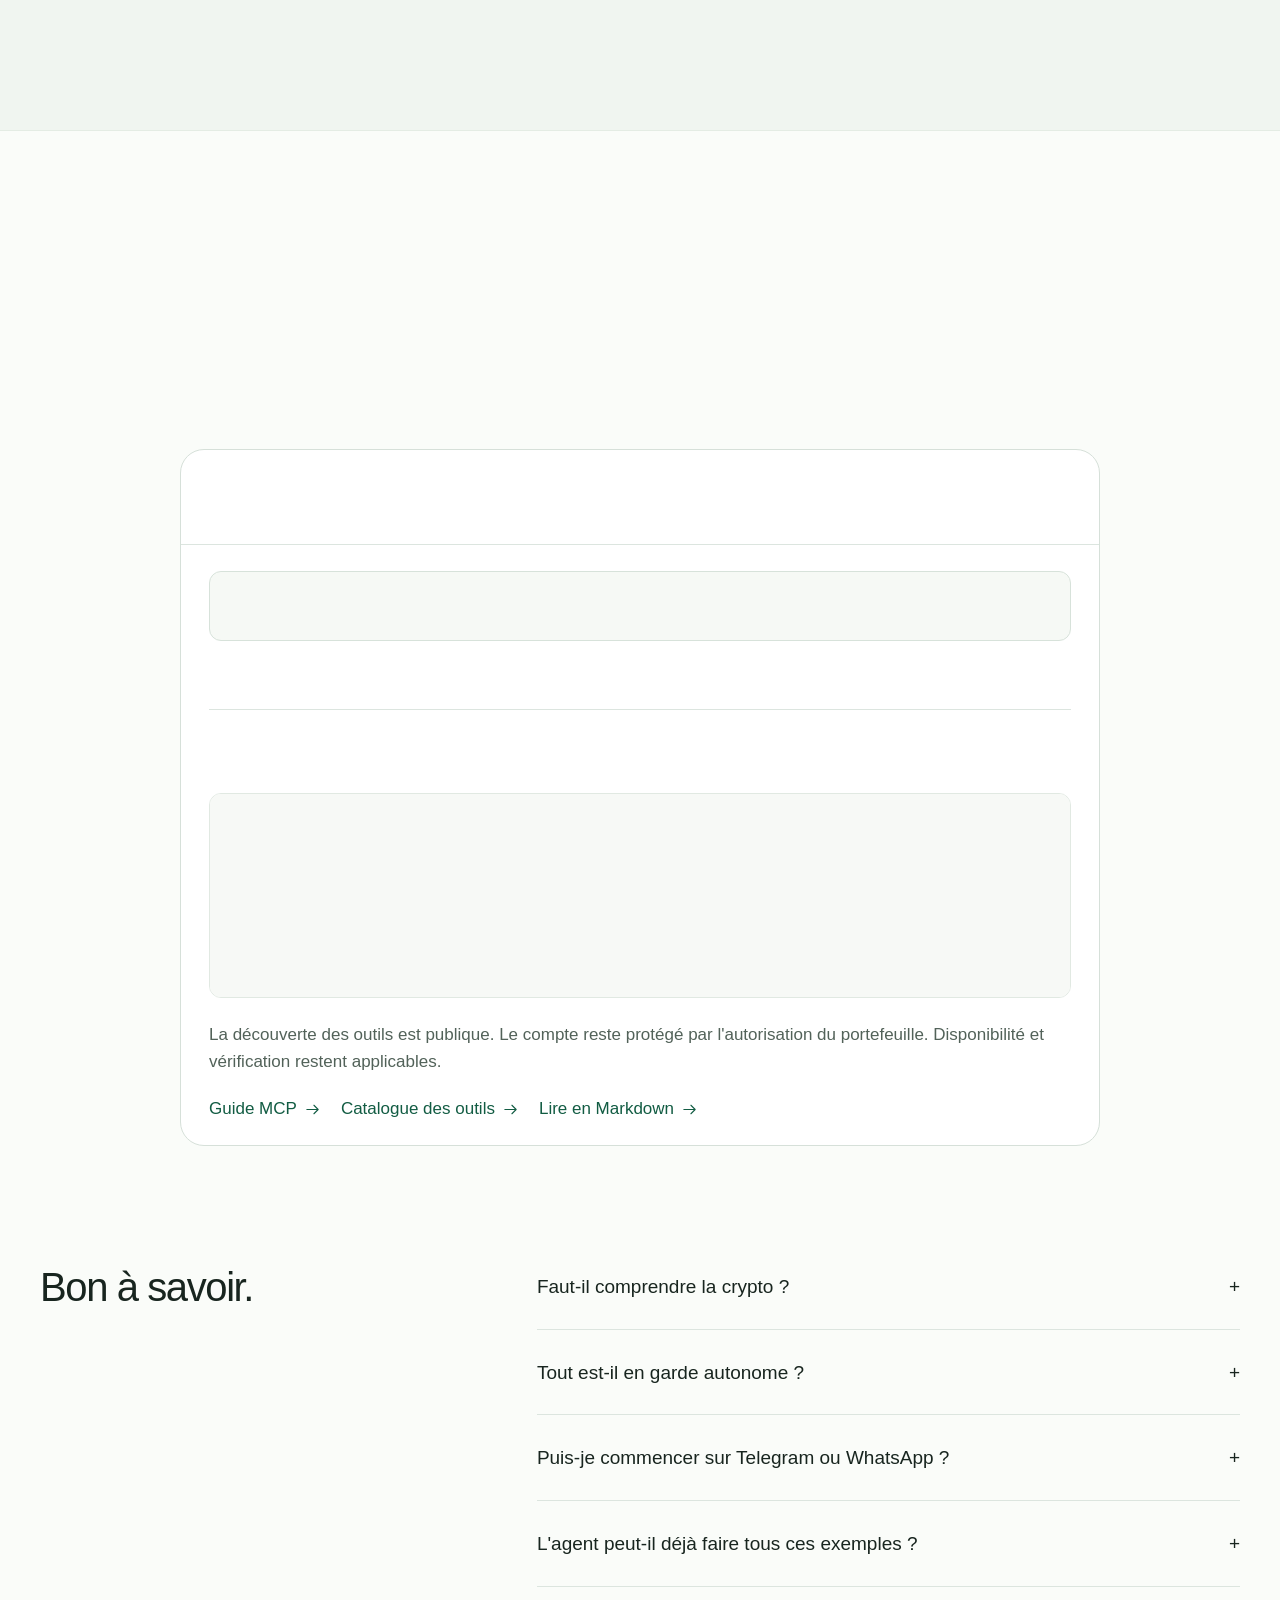
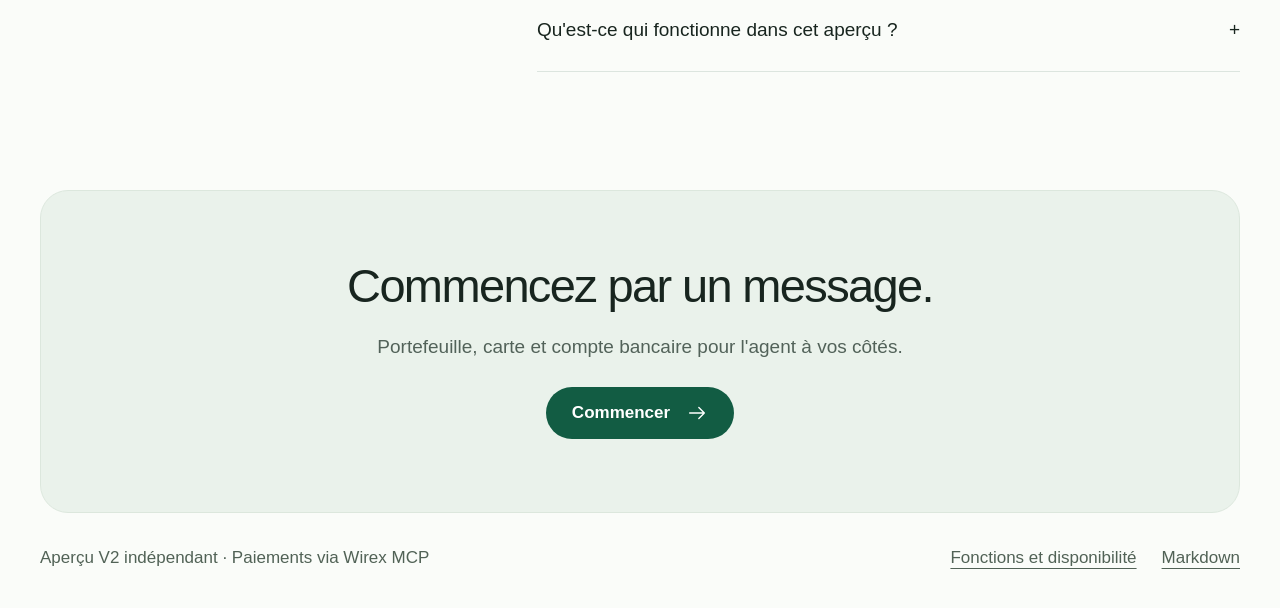
<file: v2/fr/index.html>
<!doctype html>
<html lang="fr">
<head>
<meta charset="utf-8"><meta name="viewport" content="width=device-width, initial-scale=1, viewport-fit=cover">
<meta name="color-scheme" content="light"><meta name="theme-color" content="#fafcf9">
<title>Le portefeuille, la carte et le compte bancaire de votre agent.</title><meta name="description" content="Un portefeuille en garde autonome, une carte Visa et un compte bancaire pour votre agent. Des paiements par chat ou une URL MCP pour votre agent. Sans clé API d&#x27;intégration.">
<link rel="canonical" href="https://paymentrequired.com/v2/fr/"><link rel="alternate" hreflang="en" href="https://paymentrequired.com/v2/">
<link rel="alternate" hreflang="de" href="https://paymentrequired.com/v2/de/">
<link rel="alternate" hreflang="es" href="https://paymentrequired.com/v2/es/">
<link rel="alternate" hreflang="fr" href="https://paymentrequired.com/v2/fr/">
<link rel="alternate" hreflang="sw" href="https://paymentrequired.com/v2/sw/">
<link rel="alternate" hreflang="x-default" href="https://paymentrequired.com/v2/">
<link rel="alternate" type="text/markdown" href="https://paymentrequired.com/v2/fr/index.md" title="Markdown">
<link rel="ai-catalog" href="/.well-known/ai-catalog.json">
<meta property="og:type" content="website"><meta property="og:site_name" content="PaymentRequired V2">
<meta property="og:title" content="Le portefeuille, la carte et le compte bancaire de votre agent."><meta property="og:description" content="Un portefeuille en garde autonome, une carte Visa et un compte bancaire pour votre agent. Des paiements par chat ou une URL MCP pour votre agent. Sans clé API d&#x27;intégration."><meta property="og:url" content="https://paymentrequired.com/v2/fr/">
<meta property="og:image" content="https://paymentrequired.com/v2/assets/everyday-agent.webp"><meta name="twitter:card" content="summary_large_image">
<link rel="icon" href="/v2/assets/favicon.svg" type="image/svg+xml">
<style>:root{color-scheme:light;--paper:#fafcf9;--surface:#fff;--ink:#18251f;--muted:#526259;--green:#125c43;--soft:#eaf3ed;--line:#dce5df;--radius:24px;font-family:Inter,ui-sans-serif,-apple-system,BlinkMacSystemFont,"Segoe UI",sans-serif;font-size:17px;color:var(--ink);background:var(--paper)}
*{box-sizing:border-box}html{scroll-behavior:smooth;scroll-padding-top:32px}body{margin:0}button,input,textarea,select{font:inherit;color:inherit}button,a,select,summary{-webkit-tap-highlight-color:transparent}button{cursor:pointer}a{color:inherit;text-underline-offset:5px}p{line-height:1.6;margin:0;color:var(--muted)}h1,h2,h3{margin:0;font-weight:500;text-wrap:balance}button:disabled{cursor:wait;opacity:.65}[hidden]{display:none!important}.container{width:min(1280px,calc(100% - 80px));margin-inline:auto}.icon{display:block;width:22px;height:22px;flex:none}a:focus-visible,button:focus-visible,select:focus-visible,textarea:focus-visible,summary:focus-visible,pre:focus-visible{outline:3px solid #16694b;outline-offset:5px}.sr-only{position:absolute;width:1px;height:1px;padding:0;margin:-1px;overflow:hidden;clip:rect(0,0,0,0);white-space:nowrap;border:0}.skip{position:fixed;left:16px;top:8px;z-index:100;padding:14px 20px;background:#fff;border:2px solid var(--green);transform:translateY(-160%)}.skip:focus{transform:none}
.site-header{border-bottom:1px solid rgba(220,229,223,.65)}.header-inner{display:flex;align-items:center;gap:32px;min-height:88px}.home-symbol{display:flex;gap:10px;align-items:center;text-decoration:none;color:var(--muted);white-space:nowrap}.home-symbol>.icon{width:26px;height:26px;color:var(--green)}nav{display:flex;justify-content:center;gap:30px;flex:1}nav a{font-size:17px;text-decoration:none;line-height:1.4;padding:14px 0}nav a:hover{color:var(--green)}.language{display:flex;align-items:center;gap:6px}.language select{appearance:auto;background:transparent;border:0;padding:12px 4px;font-size:17px;max-width:144px}.language .icon{width:20px;height:20px}
.hero{padding-top:75px;text-align:center}.eyebrow{display:flex;align-items:center;justify-content:center;gap:9px;font-size:17px;font-weight:500;color:var(--green);letter-spacing:.015em}.green-dot{width:7px;height:7px;border-radius:50%;background:var(--green);flex:none}h1{font-size:clamp(42px,5.8vw,84px);line-height:1.08;letter-spacing:-.055em;margin:25px auto 23px;max-width:1140px}h1 span{color:var(--green)}.hero-intro{font-size:24px;color:var(--ink);font-weight:450}.hero-description{font-size:19px;max-width:630px;margin:9px auto 0}.hero-actions{display:flex;align-items:center;justify-content:center;gap:14px;flex-wrap:wrap;margin:28px 0 43px}.button{display:inline-flex;align-items:center;justify-content:center;gap:16px;min-height:52px;border-radius:999px;padding:13px 25px;font-size:17px;font-weight:550;text-decoration:none;border:1px solid transparent;transition:background .18s,color .18s,transform .18s}.primary{background:var(--green);color:#fff}.primary:hover{background:#0c4934;transform:translateY(-1px)}.secondary{background:transparent;border-color:#c4d2c8}.secondary:hover{background:#edf3ee}
.entry-panel{display:grid;grid-template-columns: .9fr 1.1fr;width:min(1040px,100%);margin:auto;background:#fff;border:1px solid #d5e0d9;border-radius:28px;overflow:hidden;box-shadow:0 12px 48px rgba(32,64,44,.045);text-align:left}.hero-art{display:flex;align-items:center;justify-content:center;flex-direction:column;min-width:0;padding:24px;background:#fff;position:relative}.hero-art img{display:block;width:100%;height:auto;max-height:315px;object-fit:contain}.instrument-tags{display:flex;gap:8px;flex-wrap:wrap;justify-content:center;padding-top:10px}.instrument-tags span{font-size:17px;color:#394f42;display:flex;align-items:center;gap:7px;padding:9px 12px;border:1px solid var(--line);border-radius:12px;background:#fff}.instrument-tags .icon{width:19px;height:19px}
.chat{border-left:1px solid var(--line);padding:27px 25px 20px;min-width:0;display:flex;flex-direction:column;background:linear-gradient(#fbfdfb,#fff)}.chat-heading{display:flex;align-items:center;justify-content:space-between;gap:16px}.chat-heading h2{font-size:20px;line-height:1.3;letter-spacing:-.02em}.chat-heading .icon{color:var(--green)}#chat-status{font-size:17px;line-height:1.4;margin:7px 0 0;min-height:24px}.messages{overflow:auto;max-height:340px;min-height:94px;scrollbar-width:thin;display:flex;flex-direction:column;gap:10px;padding:23px 0 13px;overscroll-behavior:contain;overflow-wrap:anywhere}.message{font-size:17px;line-height:1.55;padding:14px 17px;border-radius:16px;white-space:pre-wrap;max-width:94%}.assistant{background:#edf3ee;color:#243d2e;align-self:flex-start}.user{background:var(--green);color:white;align-self:flex-end}.message a{font-weight:600;color:var(--green);display:inline-block;max-width:100%;white-space:normal}.message.user a{color:#fff}.message.error{background:#fff3ed;color:#714123}.starter-row{display:flex;gap:8px;flex-wrap:wrap;margin:2px 0 16px}.starter-row button{font-size:17px;min-height:44px;border:1px solid #c8d7ce;border-radius:99px;background:#fff;padding:8px 14px}.starter-row button:hover{background:var(--soft)}.composer{display:flex;align-items:flex-end;gap:10px;border:1px solid #abbfb2;border-radius:17px;background:#fff;padding:9px}.composer:focus-within{border-color:var(--green);box-shadow:0 0 0 3px #e3eee6}.composer textarea{background:transparent;display:block;min-width:0;flex:1;border:none;resize:none;font-size:17px;line-height:1.45;max-height:100px;padding:8px 4px 8px 8px;outline:none}.composer textarea::placeholder{color:#5b6d61;opacity:1}.composer button{background:var(--green);color:white;border:0;border-radius:12px;display:grid;place-items:center;width:44px;height:44px;flex:none}.composer button .icon{width:22px;height:22px}.chat-notice{font-size:17px;line-height:1.45;margin-top:13px;color:#536659}.channel-block{margin:26px auto 0}.channel-block>p:first-child{font-size:17px}.channels{display:flex;align-items:center;justify-content:center;gap:9px;flex-wrap:wrap;margin:13px 0}.channel{display:inline-flex;align-items:center;gap:8px;border:1px solid var(--line);background:#fff;border-radius:99px;font-size:17px;padding:11px 17px;min-height:46px}.channel:hover{border-color:#9aafa0;background:#f1f6f2}.channel-symbol{width:19px;height:19px;display:flex;align-items:center;justify-content:center;font-size:17px;line-height:1;color:var(--green)}.channel-telegram{transform:rotate(-20deg)}.channel-note{font-size:17px;max-width:710px;margin:auto}.proofline{display:flex;align-items:center;justify-content:center;gap:28px;flex-wrap:wrap;border-bottom:1px solid var(--line);padding:31px 0 42px;color:#3a5143}.proofline span{display:flex;align-items:center;gap:7px;font-size:17px}.proofline .icon{width:18px;height:18px}
.section{padding-top:98px;padding-bottom:98px}.section-heading{margin-bottom:46px;max-width:760px}.section-heading .eyebrow{justify-content:flex-start;margin-bottom:14px}.section-heading h2{font-size:clamp(32px,3.7vw,49px);line-height:1.15;letter-spacing:-.038em}.section-heading>p:last-child{font-size:19px;margin-top:17px;max-width:740px}.feature-grid{display:grid;grid-template-columns:repeat(3,minmax(0,1fr));gap:35px}.feature>.icon{color:var(--green);width:27px;height:27px;margin-bottom:22px}.feature h3{font-size:21px;line-height:1.28;letter-spacing:-.015em;margin-bottom:13px}.feature p{font-size:17px;line-height:1.6}.everyday{background:#f0f5f0;border-top:1px solid #e4ece4;border-bottom:1px solid #e4ece4}.example-grid{display:grid;grid-template-columns:repeat(3,minmax(0,1fr));gap:19px}.example{background:#fff;border:1px solid #dce7df;border-radius:20px;padding:28px;display:flex;flex-direction:column;min-width:0}.example-top{display:flex;align-items:center;gap:11px;color:#425a4c;margin-bottom:27px;font-size:17px}.example-top>.icon{width:25px;height:25px;color:var(--green)}.example h3{font-size:25px;line-height:1.23;letter-spacing:-.025em;margin-bottom:15px}.example p{font-size:17px;line-height:1.6;flex:1}.text-button{display:flex;align-items:center;gap:10px;background:transparent;border:0;color:var(--green);font-weight:550;font-size:17px;align-self:flex-start;padding:11px 0;margin-top:17px;text-align:left}.text-button:hover{text-decoration:underline;text-underline-offset:5px}.text-button .icon{width:19px;height:19px}.catalogue{border-top:1px solid #cddbd1;margin-top:40px;padding:22px 0 0}.catalogue>summary{list-style:none;display:flex;align-items:center;justify-content:space-between;font-size:21px;padding:12px 0;cursor:pointer}.catalogue>summary::-webkit-details-marker{display:none}.catalogue>p{font-size:17px;max-width:780px;margin:8px 0 25px}.service-grid{display:grid;grid-template-columns:repeat(4,minmax(0,1fr));gap:16px}.service-grid>a{border-top:1px solid #bacdc0;text-decoration:none;padding:20px 0;display:grid;grid-template-columns:1fr auto;gap:8px}.service-grid span{font-size:19px;font-weight:550}.service-grid p{grid-column:1;font-size:17px}.service-grid .icon{grid-column:2;grid-row:1}.service-grid a:hover>span{text-decoration:underline}
.integration .section-heading{margin-inline:auto;text-align:center;max-width:790px}.integration .eyebrow{justify-content:center}.setup-panel{border:1px solid #d6e0d9;border-radius:24px;background:#fff;width:min(920px,100%);margin:auto;overflow:hidden}.setup-heading{display:flex;align-items:center;gap:13px;padding:24px 28px;border-bottom:1px solid var(--line);font-size:22px;font-weight:550}.step{font-size:17px;width:30px;height:30px;display:grid;place-items:center;background:var(--soft);color:var(--green);border-radius:50%;flex:none}.setup-heading select{margin-left:auto;border:1px solid #c6d4ca;border-radius:12px;background:#fff;font-size:18px;font-weight:500;padding:11px 14px;max-width:55%}.setup-content{padding:26px 28px}.endpoint{display:flex;align-items:center;gap:12px;border:1px solid #d7e2da;background:#f6f9f5;border-radius:12px;padding:12px 13px;min-width:0}.endpoint code{font-size:17px;line-height:1.5;min-width:0;overflow-wrap:anywhere;font-family:ui-monospace,SFMono-Regular,Consolas,monospace;color:#274533}.endpoint button{margin-left:auto;width:44px;height:44px;border:0;border-radius:8px;background:transparent;display:grid;place-items:center;flex:none}.endpoint button:hover{background:#e4ece5}.tabs{display:flex;align-items:center;gap:23px;border-bottom:1px solid var(--line);margin:20px 0 23px}.tabs button{border:0;background:transparent;padding:14px 0 12px;font-size:17px;border-bottom:2px solid transparent;position:relative;bottom:-1px;color:#536559}.tabs button[aria-selected=true]{border-bottom-color:var(--green);color:var(--green);font-weight:550}.code-label{display:flex;align-items:center;justify-content:space-between;gap:15px;font-size:17px;color:#4b5f51}.copy-button{display:flex;align-items:center;gap:9px;min-height:44px;border:1px solid #bfcfc3;border-radius:9px;background:#fff;padding:9px 13px;font-size:17px;color:var(--green)}.copy-button>.icon{width:18px;height:18px}pre{margin:16px 0 0;padding:19px;font-size:17px;line-height:1.65;background:#f7f9f6;color:#304b3b;border:1px solid #e1e9e2;border-radius:12px;font-family:ui-monospace,SFMono-Regular,Consolas,monospace;white-space:pre-wrap;overflow-wrap:anywhere;max-height:205px;overflow:auto}.integration-note{font-size:17px;margin-top:23px}.dev-links{display:flex;flex-wrap:wrap;gap:20px;margin-top:24px}.dev-links a{font-size:17px;display:flex;align-items:center;gap:7px;color:var(--green);text-decoration:none}.dev-links a:hover{text-decoration:underline}.dev-links .icon{width:17px;height:17px}
.faq{display:grid;grid-template-columns:.6fr 1fr;gap:75px;padding-top:20px}.faq>h2{font-size:40px;letter-spacing:-.035em;line-height:1.15}.faq details{border-bottom:1px solid var(--line);padding:0 0 18px;margin-bottom:20px}.faq summary{font-size:19px;font-weight:500;cursor:pointer;display:flex;justify-content:space-between;gap:30px;list-style:none;padding:10px 0;line-height:1.4}.faq summary::-webkit-details-marker{display:none}summary span{transition:transform .15s}details[open]>summary>span{transform:rotate(45deg)}.faq details>p{font-size:17px;margin-top:10px}.final-cta{padding:67px 30px 73px;background:#eaf2eb;border:1px solid #dce7dd;border-radius:28px;text-align:center}.final-cta h2{font-size:clamp(32px,3.8vw,47px);letter-spacing:-.035em;line-height:1.18}.final-cta p{font-size:19px;margin:18px auto 25px;max-width:610px}footer{display:flex;align-items:center;flex-wrap:wrap;gap:25px;padding:35px 0 40px;color:#516256;font-size:17px}footer>span{flex:1}footer a{font-size:17px}.noscript{padding:25px 0}
dialog{border:1px solid #bdcfc2;border-radius:24px;background:#fff;padding:50px 30px 32px;color:var(--ink);max-width:min(540px,calc(100vw - 28px));width:100%;box-shadow:0 25px 100px rgba(0,0,0,.13)}dialog::backdrop{background:rgba(29,45,35,.35);backdrop-filter:blur(4px)}dialog h2{font-size:31px;line-height:1.2;letter-spacing:-.025em}dialog p{font-size:18px;margin:19px 0 24px}dialog .button{width:100%}.dialog-close{position:absolute;top:12px;right:12px;width:44px;height:44px;display:grid;place-items:center;background:transparent;border:0;border-radius:50%}.dialog-close:hover{background:var(--soft)}.dialog-agent{display:block;text-align:center;margin-top:23px;color:var(--green);font-size:17px}.toast{position:fixed;bottom:24px;left:50%;transform:translateX(-50%);color:#fff;background:var(--green);border-radius:14px;padding:12px 20px;font-size:17px;max-width:calc(100vw - 30px);opacity:0;pointer-events:none;z-index:100;transition:opacity .15s}.toast.visible{opacity:1}
@media(min-width:1800px){.container{width:min(1440px,calc(100% - 100px))}.hero{padding-top:100px}.entry-panel{width:1120px}.chat{padding:30px}.hero-art img{max-height:335px}.section{padding-top:116px;padding-bottom:116px}.hero-description{max-width:700px;font-size:21px}}
@media(max-width:1050px){.container{width:calc(100% - 48px)}.header-inner{gap:20px}nav{gap:17px}.home-symbol>span{display:none}.entry-panel{grid-template-columns:.75fr 1fr}.hero-art{padding:14px}.instrument-tags{gap:6px}.instrument-tags span{padding:8px;font-size:17px}.feature-grid{grid-template-columns:repeat(2,minmax(0,1fr));gap:36px}.example-grid{grid-template-columns:repeat(2,minmax(0,1fr))}.service-grid{grid-template-columns:repeat(2,minmax(0,1fr))}.faq{gap:35px}.setup-heading{font-size:20px}}
@media(max-width:720px){.container{width:calc(100% - 32px)}.header-inner{min-height:70px;gap:13px}.home-symbol{margin-right:auto}nav{display:none}.language select{max-width:138px}.hero{padding-top:40px}.hero>.eyebrow{font-size:17px;line-height:1.4;max-width:300px;margin:auto}h1{font-size:clamp(38px,8.5vw,58px);line-height:1.09;letter-spacing:-.05em;margin-top:23px;margin-bottom:20px}h1 br{display:none}.hero-intro{font-size:21px;line-height:1.45;margin:auto;max-width:360px}.hero-description{font-size:18px;line-height:1.55;margin-top:10px}.hero-actions{margin:25px 0 30px;gap:10px}.hero-actions .button{min-height:50px;padding:12px 20px;max-width:100%}.entry-panel{display:flex;flex-direction:column;border-radius:20px}.hero-art{display:none}.chat{border-left:0;padding:22px 18px 18px}.chat-heading h2{font-size:19px}.messages{min-height:100px;max-height:45svh;padding-top:18px}.message{max-width:96%;padding:12px 14px}.composer{padding:7px}.composer textarea{font-size:17px;padding-left:4px}.starter-row{gap:7px}.starter-row button{font-size:17px;padding:9px 12px}.chat-notice{font-size:17px}.channel-block{margin-top:25px}.channels{gap:8px}.channel{padding:10px 13px;min-height:44px}.channel-note{font-size:17px;line-height:1.5}.proofline{align-items:flex-start;justify-content:flex-start;gap:15px;padding:28px 10px}.proofline span{font-size:17px;width:100%}.section{padding-top:61px;padding-bottom:61px}.section-heading{margin-bottom:32px}.section-heading h2{font-size:35px;line-height:1.12}.section-heading>p:last-child{font-size:18px;margin-top:15px}.feature-grid{gap:30px 22px}.feature h3{font-size:21px}.feature p{font-size:17px;line-height:1.55}.feature>.icon{margin-bottom:16px}.example-grid{grid-template-columns:1fr;gap:13px}.example{padding:24px}.example-top{margin-bottom:20px}.example h3{font-size:25px}.example p{font-size:17px}.catalogue{margin-top:30px}.catalogue>summary{font-size:20px}.service-grid{gap:10px}.service-grid>a{padding:16px 0}.service-grid span{font-size:18px}.service-grid p{font-size:17px}.setup-heading{padding:20px 16px;font-size:18px;gap:10px;flex-wrap:wrap}.setup-heading select{max-width:100%;margin-left:0;flex:1;font-size:17px}.setup-content{padding:19px 15px}.endpoint{gap:8px;padding:9px 8px}.endpoint .green-dot{display:none}.endpoint code{font-size:17px}.tabs{gap:19px;justify-content:space-between}.tabs button{font-size:17px}.code-label{flex-wrap:wrap;align-items:flex-start;font-size:17px}.copy-button{font-size:17px}pre{font-size:17px;padding:15px;max-height:220px}.dev-links{flex-direction:column;gap:19px}.integration-note{font-size:17px}.faq{display:block;padding-top:0}.faq>h2{font-size:35px;margin-bottom:25px}.faq summary{font-size:19px;gap:18px}.final-cta{padding:41px 22px 46px;border-radius:22px}.final-cta h2{font-size:35px}.final-cta p{font-size:18px}footer{align-items:flex-start;gap:19px;padding:29px 0}footer>span{flex-basis:100%;font-size:17px}dialog{padding:48px 23px 26px}dialog h2{font-size:28px}}
@media(max-width:380px){.feature-grid{grid-template-columns:1fr}.hero-actions{flex-direction:column}.channel{padding:10px}.tabs{gap:11px}.setup-heading select{flex-basis:100%}.service-grid{grid-template-columns:1fr}}
@media(prefers-reduced-motion:reduce){html{scroll-behavior:auto}*,*::before,*::after{animation:none!important;transition:none!important}}
</style>
<script type="application/ld+json">{"@context": "https://schema.org", "@graph": [{"@type": "WebPage", "@id": "https://paymentrequired.com/v2/fr/#webpage", "url": "https://paymentrequired.com/v2/fr/", "name": "Le portefeuille, la carte et le compte bancaire de votre agent.", "description": "Un portefeuille en garde autonome, une carte Visa et un compte bancaire pour votre agent. Des paiements par chat ou une URL MCP pour votre agent. Sans clé API d'intégration.", "inLanguage": "fr", "isPartOf": {"@id": "https://paymentrequired.com/#website"}, "about": {"@id": "https://paymentrequired.com/#application"}}, {"@type": "WebSite", "@id": "https://paymentrequired.com/#website", "url": "https://paymentrequired.com/", "name": "PaymentRequired", "inLanguage": ["en", "de", "es", "fr", "sw"]}, {"@type": "SoftwareApplication", "@id": "https://paymentrequired.com/#application", "name": "PaymentRequired", "url": "https://paymentrequired.com/", "applicationCategory": "FinanceApplication", "operatingSystem": "Web, MCP-compatible agents", "description": "Un portefeuille en garde autonome, une carte Visa et un compte bancaire pour votre agent. Des paiements par chat ou une URL MCP pour votre agent. Sans clé API d'intégration.", "featureList": ["Votre propre portefeuille", "Une carte pour votre agent", "Un compte bancaire aussi", "Des permissions, pas un chèque en blanc", "De l’argent au-delà des frontières", "Payer des services utiles"], "softwareVersion": "V2 preview"}]}</script>
<script id="page-data" type="application/json">{"lang": "fr", "strings": {"ready": "Quand vous voulez", "connecting": "Connexion à votre agent…", "working": "Je m'en occupe…", "live": "Connecté aux outils de paiement", "failed": "La connexion a échoué. Votre message est toujours là. Veuillez réessayer.", "retry": "Réessayer", "approval": "Ouvrir l'autorisation sécurisée", "channel_title": "Continuer sur {channel}", "channel_body": "Ce canal n'est pas encore connecté à l'aperçu. Commencez dans le chat web ou ajoutez le MCP à votre agent existant.", "copy": "Copier", "copied": "Copié", "copy_failed": "Copie indisponible. Sélectionnez et copiez le texte.", "prompt": "Connecte mon agent à https://wirex.nuri.com/mcp avec son client HTTP MCP natif. Aucune clé API n'est nécessaire pour découvrir les outils. Initialise le serveur, lis ses instructions et charge les outils actuels sans supposer une liste en cache. Indique l'environnement et la disponibilité. Quand je choisis de me connecter, appelle connect_wallet, ouvre son lien sécurisé exact et garde la session privée. Suis les étapes renvoyées, demande seulement les informations manquantes et conserve les références de paiement lors des reprises. N'annonce aucun paiement ou achat réussi sans résultat reçu. Aide-moi à commencer en français.", "cli_label": "Pour Hermes Agent. Exécuter localement.", "api_label": "Découvrir les outils actuels. Sans clé API.", "prompt_label": "À coller dans le chat de votre agent", "greeting": "Bonjour. Je vous aide avec votre portefeuille, votre carte et votre compte bancaire. Que souhaitez-vous faire ?", "preview_label": "Aperçu V2"}, "cli": "hermes mcp add payments --url https://wirex.nuri.com/mcp\nhermes mcp test payments", "api": "curl https://wirex.nuri.com/mcp \\\n  -H 'Content-Type: application/json' \\\n  -H 'Accept: application/json, text/event-stream' \\\n  --data '{\"jsonrpc\":\"2.0\",\"id\":1,\"method\":\"initialize\",\"params\":{\"protocolVersion\":\"2025-11-25\",\"capabilities\":{},\"clientInfo\":{\"name\":\"my-agent\",\"version\":\"1.0\"}}}'", "languages": {"en": "v2/", "de": "v2/de/", "es": "v2/es/", "fr": "v2/fr/", "sw": "v2/sw/"}}</script>
<script type="module" src="/v2/app.mjs"></script>
</head>
<body>
<a class="skip" href="#main">Aller au contenu</a>
<header class="site-header"><div class="container header-inner"><a class="home-symbol" href="https://paymentrequired.com/v2/fr/" aria-label="Aperçu V2: Le portefeuille, la carte et le compte bancaire de votre agent."><svg class="icon" aria-hidden="true" viewBox="0 0 24 24" fill="none" stroke="currentColor" stroke-width="1.5" stroke-linecap="round" stroke-linejoin="round"><path d="M4 6h14a2 2 0 0 1 2 2v11H4a2 2 0 0 1-2-2V6a2 2 0 0 1 2-2h13v2 M20 11h-6v5h6 M16 13.5h.01"/></svg><span>Aperçu V2</span></a><nav aria-label="Navigation"><a href="#everyday">Au quotidien</a><a href="#control">Vous décidez</a><a href="#integrate">Connecter votre agent</a></nav><label class="language"><svg class="icon" aria-hidden="true" viewBox="0 0 24 24" fill="none" stroke="currentColor" stroke-width="1.5" stroke-linecap="round" stroke-linejoin="round"><path d="M21 12a9 9 0 1 1-18 0 9 9 0 0 1 18 0 M3 12h18 M12 3c5 6 5 12 0 18-5-6-5-12 0-18"/></svg><span class="sr-only">Langue</span><select id="language" aria-label="Langue"><option value="en">English</option><option value="de">Deutsch</option><option value="es">Español</option><option value="fr" selected>Français</option><option value="sw">Kiswahili</option></select></label></div></header>
<main id="main">
<section class="hero container" aria-labelledby="hero-heading">
<p class="eyebrow"><span class="green-dot" aria-hidden="true"></span>Une autre façon de gérer votre argent</p>
<h1 id="hero-heading">Votre portefeuille d&#x27;agent,<br><span>carte et compte bancaire.</span></h1>
<p class="hero-intro">Envoyez. Achetez. Profitez de votre journée.</p><p class="hero-description">Crypto, stablecoins et argent du quotidien. Dites simplement à votre agent ce dont vous avez besoin.</p>
<div class="hero-actions"><a class="button primary" href="#chat" data-open-chat>Commencer<svg class="icon" aria-hidden="true" viewBox="0 0 24 24" fill="none" stroke="currentColor" stroke-width="1.5" stroke-linecap="round" stroke-linejoin="round"><path d="M4 12h16m-6-6 6 6-6 6"/></svg></a><a class="button secondary" href="#integrate">J&#x27;ai déjà un agent</a></div>
<div class="entry-panel">
  <div class="hero-art"><img src="/v2/assets/everyday-agent.webp" srcset="/v2/assets/everyday-agent-480.webp 480w, /v2/assets/everyday-agent.webp 968w" sizes="(max-width: 720px) 1px, (max-width: 1050px) 35vw, 470px" width="968" height="645" alt="Une personne discute avec un assistant de sa carte, de voyages et de paiements quotidiens." fetchpriority="high" decoding="async"><div class="instrument-tags" aria-hidden="true"><span><svg class="icon" aria-hidden="true" viewBox="0 0 24 24" fill="none" stroke="currentColor" stroke-width="1.5" stroke-linecap="round" stroke-linejoin="round"><path d="M4 6h14a2 2 0 0 1 2 2v11H4a2 2 0 0 1-2-2V6a2 2 0 0 1 2-2h13v2 M20 11h-6v5h6 M16 13.5h.01"/></svg>Wallet</span><span><svg class="icon" aria-hidden="true" viewBox="0 0 24 24" fill="none" stroke="currentColor" stroke-width="1.5" stroke-linecap="round" stroke-linejoin="round"><path d="M3 5h18v14H3z M3 9h18 M6 15h4"/></svg>Visa</span><span><svg class="icon" aria-hidden="true" viewBox="0 0 24 24" fill="none" stroke="currentColor" stroke-width="1.5" stroke-linecap="round" stroke-linejoin="round"><path d="m3 8 9-5 9 5H3 M5 10v8 M10 10v8 M14 10v8 M19 10v8 M3 21h18"/></svg>IBAN / ACH</span></div></div>
  <section class="chat" id="chat" aria-labelledby="chat-heading"><div class="chat-heading"><div><h2 id="chat-heading">Votre agent financier personnel</h2><p id="chat-status" role="status">Quand vous voulez</p></div><svg class="icon" aria-hidden="true" viewBox="0 0 24 24" fill="none" stroke="currentColor" stroke-width="1.5" stroke-linecap="round" stroke-linejoin="round"><path d="M21 11a8 8 0 0 1-8 8H5l-3 3V11a9 9 0 0 1 19 0Z M7 11h.01M12 11h.01M17 11h.01"/></svg></div>
  <div class="messages" id="messages" role="log" aria-live="polite" aria-label="Chat"><div class="message assistant">Bonjour. Je vous aide avec votre portefeuille, votre carte et votre compte bancaire. Que souhaitez-vous faire ?</div></div>
  <div class="starter-row"><button type="button" data-starter="0">Configurer mon portefeuille</button><button type="button" data-starter="1">Que puis-je faire ?</button></div>
  <form id="composer" class="composer"><label for="message" class="sr-only">Posez une question sur votre argent…</label><textarea id="message" rows="1" maxlength="3000" placeholder="Posez une question sur votre argent…" required></textarea><button id="send" type="submit" aria-label="Envoyer le message"><svg class="icon" aria-hidden="true" viewBox="0 0 24 24" fill="none" stroke="currentColor" stroke-width="1.5" stroke-linecap="round" stroke-linejoin="round"><path d="M4 12h16m-6-6 6 6-6 6"/></svg></button></form>
  <p class="chat-notice">Aperçu connecté au sandbox Wirex. Cette démo ne promet aucun achat réel.</p>
  </section>
</div>
<div class="channel-block"><p>Ou choisissez la messagerie que vous utilisez déjà</p><div class="channels"><button class="channel" type="button" data-channel="Telegram" aria-haspopup="dialog"><span aria-hidden="true" class="channel-symbol channel-telegram">↗</span>Telegram</button><button class="channel" type="button" data-channel="WhatsApp" aria-haspopup="dialog"><span aria-hidden="true" class="channel-symbol channel-whatsapp">●</span>WhatsApp</button><button class="channel" type="button" data-channel="iMessage" aria-haspopup="dialog"><span aria-hidden="true" class="channel-symbol channel-imessage">●</span>iMessage</button><button class="channel" type="button" data-channel="Signal" aria-haspopup="dialog"><span aria-hidden="true" class="channel-symbol channel-signal">●</span>Signal</button><button class="channel" type="button" data-channel="Email" aria-haspopup="dialog"><span aria-hidden="true" class="channel-symbol channel-email">@</span>Email</button></div><p class="channel-note">Les connexions aux messageries sont en préparation. Vous pouvez déjà essayer le chat web.</p></div>
<div class="proofline"><span><svg class="icon" aria-hidden="true" viewBox="0 0 24 24" fill="none" stroke="currentColor" stroke-width="1.5" stroke-linecap="round" stroke-linejoin="round"><path d="m5 12 4 4L19 6"/></svg>Votre portefeuille vous appartient</span><span><svg class="icon" aria-hidden="true" viewBox="0 0 24 24" fill="none" stroke="currentColor" stroke-width="1.5" stroke-linecap="round" stroke-linejoin="round"><path d="m5 12 4 4L19 6"/></svg>Vous fixez les limites</span><span><svg class="icon" aria-hidden="true" viewBox="0 0 24 24" fill="none" stroke="currentColor" stroke-width="1.5" stroke-linecap="round" stroke-linejoin="round"><path d="m5 12 4 4L19 6"/></svg>Sans clé API d&#x27;intégration</span></div>
</section>
<section id="control" class="section container"><div class="section-heading"><p class="eyebrow">L&#x27;essentiel, réuni</p><h2>Votre argent. Votre décision.</h2><p>Une expérience bancaire familière, avec un portefeuille sous votre contrôle. L&#x27;agent vous aide. Vous choisissez ses permissions.</p></div><div class="feature-grid"><article class="feature"><svg class="icon" aria-hidden="true" viewBox="0 0 24 24" fill="none" stroke="currentColor" stroke-width="1.5" stroke-linecap="round" stroke-linejoin="round"><path d="M4 6h14a2 2 0 0 1 2 2v11H4a2 2 0 0 1-2-2V6a2 2 0 0 1 2-2h13v2 M20 11h-6v5h6 M16 13.5h.01"/></svg><h3>Votre propre portefeuille</h3><p>Gardez vos cryptos et stablecoins dans un portefeuille en garde autonome. Connectez le compte que vous contrôlez.</p></article><article class="feature"><svg class="icon" aria-hidden="true" viewBox="0 0 24 24" fill="none" stroke="currentColor" stroke-width="1.5" stroke-linecap="round" stroke-linejoin="round"><path d="M3 5h18v14H3z M3 9h18 M6 15h4"/></svg><h3>Une carte pour votre agent</h3><p>Créez une Visa, consultez l&#x27;activité, fixez les plafonds et bloquez-la depuis une conversation.</p></article><article class="feature"><svg class="icon" aria-hidden="true" viewBox="0 0 24 24" fill="none" stroke="currentColor" stroke-width="1.5" stroke-linecap="round" stroke-linejoin="round"><path d="m3 8 9-5 9 5H3 M5 10v8 M10 10v8 M14 10v8 M19 10v8 M3 21h18"/></svg><h3>Un compte bancaire aussi</h3><p>IBAN en euros et SEPA, plus ACH en dollars selon disponibilité. L&#x27;accès dépend du pays de résidence et de la vérification.</p></article><article class="feature"><svg class="icon" aria-hidden="true" viewBox="0 0 24 24" fill="none" stroke="currentColor" stroke-width="1.5" stroke-linecap="round" stroke-linejoin="round"><path d="M5 3v7m0 4v7 M12 3v3m0 4v11 M19 3v11m0 4v3 M2 10h6 M9 6h6 M16 14h6"/></svg><h3>Des permissions, pas un chèque en blanc</h3><p>Choisissez limites et accès. Vérifiez les détails avant d&#x27;autoriser un accès ou un paiement.</p></article><article class="feature"><svg class="icon" aria-hidden="true" viewBox="0 0 24 24" fill="none" stroke="currentColor" stroke-width="1.5" stroke-linecap="round" stroke-linejoin="round"><path d="m22 2-7 20-4-9-9-4 20-7Z M22 2 11 13"/></svg><h3>De l’argent au-delà des frontières</h3><p>Vérifiez les moyens de réception, les frais et le montant reçu avant de confirmer.</p></article><article class="feature"><svg class="icon" aria-hidden="true" viewBox="0 0 24 24" fill="none" stroke="currentColor" stroke-width="1.5" stroke-linecap="round" stroke-linejoin="round"><path d="M21 11a8 8 0 0 1-8 8H5l-3 3V11a9 9 0 0 1 19 0Z M7 11h.01M12 11h.01M17 11h.01"/></svg><h3>Payer des services utiles</h3><p>Payez à l’usage les services compatibles, dans les limites fixées pour votre agent.</p></article></div></section>
<section id="everyday" class="section everyday"><div class="container"><div class="section-heading"><p class="eyebrow">Moins de démarches. Plus de vie.</p><h2>Que souhaitez-vous faire ?</h2><p>Une phrase plutôt qu&#x27;une application de plus. Ces exemples nécessitent les bons services, l&#x27;accès à vos comptes et votre autorisation de paiement.</p></div><div class="example-grid"><article class="example example-0"><div class="example-top"><svg class="icon" aria-hidden="true" viewBox="0 0 24 24" fill="none" stroke="currentColor" stroke-width="1.5" stroke-linecap="round" stroke-linejoin="round"><path d="M3 5h18v5a2 2 0 0 0 0 4v5H3v-5a2 2 0 0 0 0-4V5 M15 5v3m0 2v4m0 2v3"/></svg><span>Une soirée à deux</span></div><h3>Deux billets. Les bonnes places.</h3><p>Réserve deux places de cinéma pour vendredi soir. Trouve deux sièges côte à côte et demande-moi avant de payer.</p><button type="button" class="text-button" data-prompt="Réserve deux places de cinéma pour vendredi soir. Trouve deux sièges côte à côte et demande-moi avant de payer.">Poser la question<svg class="icon" aria-hidden="true" viewBox="0 0 24 24" fill="none" stroke="currentColor" stroke-width="1.5" stroke-linecap="round" stroke-linejoin="round"><path d="M4 12h16m-6-6 6 6-6 6"/></svg></button></article><article class="example example-1"><div class="example-top"><svg class="icon" aria-hidden="true" viewBox="0 0 24 24" fill="none" stroke="currentColor" stroke-width="1.5" stroke-linecap="round" stroke-linejoin="round"><path d="M20.8 4.6a5.5 5.5 0 0 0-7.8 0L12 5.7l-1.1-1.1a5.5 5.5 0 0 0-7.8 7.8L12 21l8.8-8.6a5.5 5.5 0 0 0 0-7.8Z"/></svg><span>Vos proches</span></div><h3>Envoyer de l&#x27;argent au pays.</h3><p>Aide-moi à envoyer de l&#x27;argent à ma femme en Tanzanie. Vérifie les options de réception, les frais et le montant reçu avant mon accord.</p><button type="button" class="text-button" data-prompt="Aide-moi à envoyer de l&#x27;argent à ma femme en Tanzanie. Vérifie les options de réception, les frais et le montant reçu avant mon accord.">Poser la question<svg class="icon" aria-hidden="true" viewBox="0 0 24 24" fill="none" stroke="currentColor" stroke-width="1.5" stroke-linecap="round" stroke-linejoin="round"><path d="M4 12h16m-6-6 6 6-6 6"/></svg></button></article><article class="example example-2"><div class="example-top"><svg class="icon" aria-hidden="true" viewBox="0 0 24 24" fill="none" stroke="currentColor" stroke-width="1.5" stroke-linecap="round" stroke-linejoin="round"><path d="m22 2-7 20-4-9-9-4 20-7Z M22 2 11 13"/></svg><span>Une escapade</span></div><h3>Trouver le vol. Le réserver.</h3><p>Cherche des vols pour mon prochain voyage, compare le prix total avec bagages et réserve mon choix après mon accord.</p><button type="button" class="text-button" data-prompt="Cherche des vols pour mon prochain voyage, compare le prix total avec bagages et réserve mon choix après mon accord.">Poser la question<svg class="icon" aria-hidden="true" viewBox="0 0 24 24" fill="none" stroke="currentColor" stroke-width="1.5" stroke-linecap="round" stroke-linejoin="round"><path d="M4 12h16m-6-6 6 6-6 6"/></svg></button></article><article class="example example-3"><div class="example-top"><svg class="icon" aria-hidden="true" viewBox="0 0 24 24" fill="none" stroke="currentColor" stroke-width="1.5" stroke-linecap="round" stroke-linejoin="round"><path d="M7 2h10a1 1 0 0 1 1 1v18a1 1 0 0 1-1 1H7a1 1 0 0 1-1-1V3a1 1 0 0 1 1-1Z M10 5h4 M11 19h2"/></svg><span>Les achats du quotidien</span></div><h3>Le petit accessoire parfait.</h3><p>Trouve une protection d&#x27;écran pour mon iPhone SE. Demande la génération, vérifie la compatibilité et la livraison puis montre-moi le total avant achat.</p><button type="button" class="text-button" data-prompt="Trouve une protection d&#x27;écran pour mon iPhone SE. Demande la génération, vérifie la compatibilité et la livraison puis montre-moi le total avant achat.">Poser la question<svg class="icon" aria-hidden="true" viewBox="0 0 24 24" fill="none" stroke="currentColor" stroke-width="1.5" stroke-linecap="round" stroke-linejoin="round"><path d="M4 12h16m-6-6 6 6-6 6"/></svg></button></article><article class="example example-4"><div class="example-top"><svg class="icon" aria-hidden="true" viewBox="0 0 24 24" fill="none" stroke="currentColor" stroke-width="1.5" stroke-linecap="round" stroke-linejoin="round"><path d="M2 5h20v14H2z M14 8h5v4h-5z M5 10h5m-5 4h5m4 1h5"/></svg><span>Une attention personnelle</span></div><h3>Une vraie carte postale pour maman.</h3><p>Aide-moi à imprimer et envoyer une carte postale à ma mère. Demande la photo, le message et l&#x27;adresse postale puis montre-moi le prix.</p><button type="button" class="text-button" data-prompt="Aide-moi à imprimer et envoyer une carte postale à ma mère. Demande la photo, le message et l&#x27;adresse postale puis montre-moi le prix.">Poser la question<svg class="icon" aria-hidden="true" viewBox="0 0 24 24" fill="none" stroke="currentColor" stroke-width="1.5" stroke-linecap="round" stroke-linejoin="round"><path d="M4 12h16m-6-6 6 6-6 6"/></svg></button></article><article class="example example-5"><div class="example-top"><svg class="icon" aria-hidden="true" viewBox="0 0 24 24" fill="none" stroke="currentColor" stroke-width="1.5" stroke-linecap="round" stroke-linejoin="round"><path d="M3 5h12v14H3z m12 5 7-4v12l-7-4"/></svg><span>Juste pour rire</span></div><h3>Vous, avec la chute.</h3><p>Avec mon propre visage et ma voix, aide-moi à créer une vidéo drôle d&#x27;avatar racontant une blague pour Instagram. Demande mon consentement et les enregistrements ; laisse-moi vérifier avant publication.</p><button type="button" class="text-button" data-prompt="Avec mon propre visage et ma voix, aide-moi à créer une vidéo drôle d&#x27;avatar racontant une blague pour Instagram. Demande mon consentement et les enregistrements ; laisse-moi vérifier avant publication.">Poser la question<svg class="icon" aria-hidden="true" viewBox="0 0 24 24" fill="none" stroke="currentColor" stroke-width="1.5" stroke-linecap="round" stroke-linejoin="round"><path d="M4 12h16m-6-6 6 6-6 6"/></svg></button></article></div>
<details class="catalogue"><summary>Petite sélection. Grande utilité.<span aria-hidden="true">+</span></summary><p>Des services que nous évaluons pour des paiements simples. Une présence ici ne signifie ni intégration active ni partenariat.</p><div class="service-grid"><a href="https://nadanada.me/" target="_blank" rel="noopener noreferrer"><span>nadanada</span><p>eSIM, VPN et téléphonie</p><svg class="icon" aria-hidden="true" viewBox="0 0 24 24" fill="none" stroke="currentColor" stroke-width="1.5" stroke-linecap="round" stroke-linejoin="round"><path d="M4 12h16m-6-6 6 6-6 6"/></svg></a><a href="https://www.bitrefill.com/" target="_blank" rel="noopener noreferrer"><span>Bitrefill</span><p>Cartes cadeaux et recharges</p><svg class="icon" aria-hidden="true" viewBox="0 0 24 24" fill="none" stroke="currentColor" stroke-width="1.5" stroke-linecap="round" stroke-linejoin="round"><path d="M4 12h16m-6-6 6 6-6 6"/></svg></a><a href="https://lnvps.net/" target="_blank" rel="noopener noreferrer"><span>LNVPS</span><p>VPS pour héberger votre agent</p><svg class="icon" aria-hidden="true" viewBox="0 0 24 24" fill="none" stroke="currentColor" stroke-width="1.5" stroke-linecap="round" stroke-linejoin="round"><path d="M4 12h16m-6-6 6 6-6 6"/></svg></a><a href="https://nuri.com/api/x402" target="_blank" rel="noopener noreferrer"><span>Nuri postcards</span><p>Cartes postales physiques via x402 ou MPP</p><svg class="icon" aria-hidden="true" viewBox="0 0 24 24" fill="none" stroke="currentColor" stroke-width="1.5" stroke-linecap="round" stroke-linejoin="round"><path d="M4 12h16m-6-6 6 6-6 6"/></svg></a></div></details></div></section>
<section id="integrate" class="section container integration"><div class="section-heading"><p class="eyebrow">Pour l&#x27;agent que vous avez déjà</p><h2>Donnez une banque à votre agent.</h2><p>Une URL connecte les outils de paiement. Sans clé API d&#x27;intégration ni nouveau tableau de bord.</p></div>
<div class="setup-panel"><div class="setup-heading"><span class="step" aria-hidden="true">1</span><label for="agent-select">Configurer votre</label><select id="agent-select" aria-label="Choisir votre agent"><option>Hermes Agent</option><option>OpenClaw</option><option>Claude</option><option>Autre agent</option></select></div>
<div class="setup-content"><div class="endpoint"><span class="green-dot" aria-hidden="true"></span><code>https://wirex.nuri.com/mcp</code><button type="button" data-copy="endpoint" aria-label="Copier MCP URL"><svg class="icon" aria-hidden="true" viewBox="0 0 24 24" fill="none" stroke="currentColor" stroke-width="1.5" stroke-linecap="round" stroke-linejoin="round"><path d="M8 8h13v13H8z M16 4V2H2v14h2"/></svg></button></div>
<div class="tabs" role="tablist" aria-label="Integration"><button role="tab" id="tab-prompt" aria-controls="panel-prompt" aria-selected="true" data-tab="prompt">Copier un prompt</button><button role="tab" id="tab-cli" aria-controls="panel-cli" aria-selected="false" tabindex="-1" data-tab="cli">CLI</button><button role="tab" id="tab-api" aria-controls="panel-api" aria-selected="false" tabindex="-1" data-tab="api">MCP / API</button></div>
<div id="panel-prompt" role="tabpanel" aria-labelledby="tab-prompt"><div class="code-label"><span>À coller dans le chat de votre agent</span><button class="copy-button" type="button" data-copy="prompt">Copier<svg class="icon" aria-hidden="true" viewBox="0 0 24 24" fill="none" stroke="currentColor" stroke-width="1.5" stroke-linecap="round" stroke-linejoin="round"><path d="M8 8h13v13H8z M16 4V2H2v14h2"/></svg></button></div><pre id="setup-prompt" tabindex="0">Connecte mon agent à https://wirex.nuri.com/mcp avec son client HTTP MCP natif. Aucune clé API n&#x27;est nécessaire pour découvrir les outils. Initialise le serveur, lis ses instructions et charge les outils actuels sans supposer une liste en cache. Indique l&#x27;environnement et la disponibilité. Quand je choisis de me connecter, appelle connect_wallet, ouvre son lien sécurisé exact et garde la session privée. Suis les étapes renvoyées, demande seulement les informations manquantes et conserve les références de paiement lors des reprises. N&#x27;annonce aucun paiement ou achat réussi sans résultat reçu. Aide-moi à commencer en français.</pre></div>
<div id="panel-cli" role="tabpanel" aria-labelledby="tab-cli" hidden><div class="code-label"><span>Pour Hermes Agent. Exécuter localement.</span><button class="copy-button" type="button" data-copy="cli">Copier<svg class="icon" aria-hidden="true" viewBox="0 0 24 24" fill="none" stroke="currentColor" stroke-width="1.5" stroke-linecap="round" stroke-linejoin="round"><path d="M8 8h13v13H8z M16 4V2H2v14h2"/></svg></button></div><pre tabindex="0">hermes mcp add payments --url https://wirex.nuri.com/mcp
hermes mcp test payments</pre></div>
<div id="panel-api" role="tabpanel" aria-labelledby="tab-api" hidden><div class="code-label"><span>Découvrir les outils actuels. Sans clé API.</span><button class="copy-button" type="button" data-copy="api">Copier<svg class="icon" aria-hidden="true" viewBox="0 0 24 24" fill="none" stroke="currentColor" stroke-width="1.5" stroke-linecap="round" stroke-linejoin="round"><path d="M8 8h13v13H8z M16 4V2H2v14h2"/></svg></button></div><pre tabindex="0">curl https://wirex.nuri.com/mcp \
  -H &#x27;Content-Type: application/json&#x27; \
  -H &#x27;Accept: application/json, text/event-stream&#x27; \
  --data &#x27;{&quot;jsonrpc&quot;:&quot;2.0&quot;,&quot;id&quot;:1,&quot;method&quot;:&quot;initialize&quot;,&quot;params&quot;:{&quot;protocolVersion&quot;:&quot;2025-11-25&quot;,&quot;capabilities&quot;:{},&quot;clientInfo&quot;:{&quot;name&quot;:&quot;my-agent&quot;,&quot;version&quot;:&quot;1.0&quot;}}}&#x27;</pre></div>
<p class="integration-note">La découverte des outils est publique. Le compte reste protégé par l&#x27;autorisation du portefeuille. Disponibilité et vérification restent applicables.</p><div class="dev-links"><a href="/v2/integration.md">Guide MCP<svg class="icon" aria-hidden="true" viewBox="0 0 24 24" fill="none" stroke="currentColor" stroke-width="1.5" stroke-linecap="round" stroke-linejoin="round"><path d="M4 12h16m-6-6 6 6-6 6"/></svg></a><a href="https://wirex.nuri.com/mcp/docs" target="_blank" rel="noopener noreferrer">Catalogue des outils<svg class="icon" aria-hidden="true" viewBox="0 0 24 24" fill="none" stroke="currentColor" stroke-width="1.5" stroke-linecap="round" stroke-linejoin="round"><path d="M4 12h16m-6-6 6 6-6 6"/></svg></a><a href="https://paymentrequired.com/v2/fr/index.md">Lire en Markdown<svg class="icon" aria-hidden="true" viewBox="0 0 24 24" fill="none" stroke="currentColor" stroke-width="1.5" stroke-linecap="round" stroke-linejoin="round"><path d="M4 12h16m-6-6 6 6-6 6"/></svg></a></div></div></div>
</section>
<section class="section container faq" id="questions"><h2>Bon à savoir.</h2><div><details><summary>Faut-il comprendre la crypto ?<span aria-hidden="true">+</span></summary><p>Non. Posez vos questions normalement. L&#x27;agent doit expliquer montant, frais et autorisation. La configuration du portefeuille et une vérification d&#x27;identité peuvent rester nécessaires.</p></details><details><summary>Tout est-il en garde autonome ?<span aria-hidden="true">+</span></summary><p>Le portefeuille l&#x27;est. Les cartes, soldes fiat et virements passent par des prestataires financiers avec leurs propres conditions. La garde autonome ne garantit pas l&#x27;absence de restrictions sur les comptes bancaires ou cartes.</p></details><details><summary>Puis-je commencer sur Telegram ou WhatsApp ?<span aria-hidden="true">+</span></summary><p>C&#x27;est l&#x27;objectif, avec iMessage, Signal et email. Cet aperçu V2 ne dispose pas encore de liens publics d&#x27;inscription vérifiés pour ces canaux. Le chat web et la connexion de votre agent via MCP sont disponibles.</p></details><details><summary>L&#x27;agent peut-il déjà faire tous ces exemples ?<span aria-hidden="true">+</span></summary><p>Pas avec le seul MCP de paiement. Achats et réservations demandent un navigateur, vos comptes marchands et des services compatibles. La Tanzanie et les avatars demandent des prestataires vérifiés. Ce sont des idées, pas des confirmations d&#x27;achat.</p></details><details><summary>Qu&#x27;est-ce qui fonctionne dans cet aperçu ?<span aria-hidden="true">+</span></summary><p>Le chat web découvre le MCP Wirex et utilise ses outils actuels. L&#x27;environnement est un sandbox. Un outil disponible ne prouve ni achat réel, ni versement, ni KYC terminé. L&#x27;agent doit vérifier avant d&#x27;agir.</p></details></div></section>
<section class="final-cta container"><h2>Commencez par un message.</h2><p>Portefeuille, carte et compte bancaire pour l&#x27;agent à vos côtés.</p><a href="#chat" data-open-chat class="button primary">Commencer<svg class="icon" aria-hidden="true" viewBox="0 0 24 24" fill="none" stroke="currentColor" stroke-width="1.5" stroke-linecap="round" stroke-linejoin="round"><path d="M4 12h16m-6-6 6 6-6 6"/></svg></a></section>
<noscript><p class="container noscript">Toute cette page est lisible sans JavaScript. Le chat web en a besoin ; utilisez le prompt MCP pour connecter votre agent.</p></noscript>
</main>
<footer class="container"><span>Aperçu V2 indépendant · Paiements via Wirex MCP</span><a href="/v2/capabilities.json">Fonctions et disponibilité</a><a href="https://paymentrequired.com/v2/fr/index.md">Markdown</a></footer>
<dialog id="channel-dialog" aria-labelledby="channel-title"><button class="dialog-close" type="button" id="close-dialog" aria-label="Fermer"><svg class="icon" aria-hidden="true" viewBox="0 0 24 24" fill="none" stroke="currentColor" stroke-width="1.5" stroke-linecap="round" stroke-linejoin="round"><path d="m6 6 12 12M6 18 18 6"/></svg></button><h2 id="channel-title">Continuer sur Telegram</h2><p>Ce canal n&#x27;est pas encore connecté à l&#x27;aperçu. Commencez dans le chat web ou ajoutez le MCP à votre agent existant.</p><button type="button" class="button primary" id="channel-web">Continuer dans le chat web<svg class="icon" aria-hidden="true" viewBox="0 0 24 24" fill="none" stroke="currentColor" stroke-width="1.5" stroke-linecap="round" stroke-linejoin="round"><path d="M4 12h16m-6-6 6 6-6 6"/></svg></button><a class="dialog-agent" href="#integrate">J&#x27;ai déjà un agent</a></dialog>
<div class="toast" id="toast" role="status" aria-live="polite"></div>
</body></html>
</file>
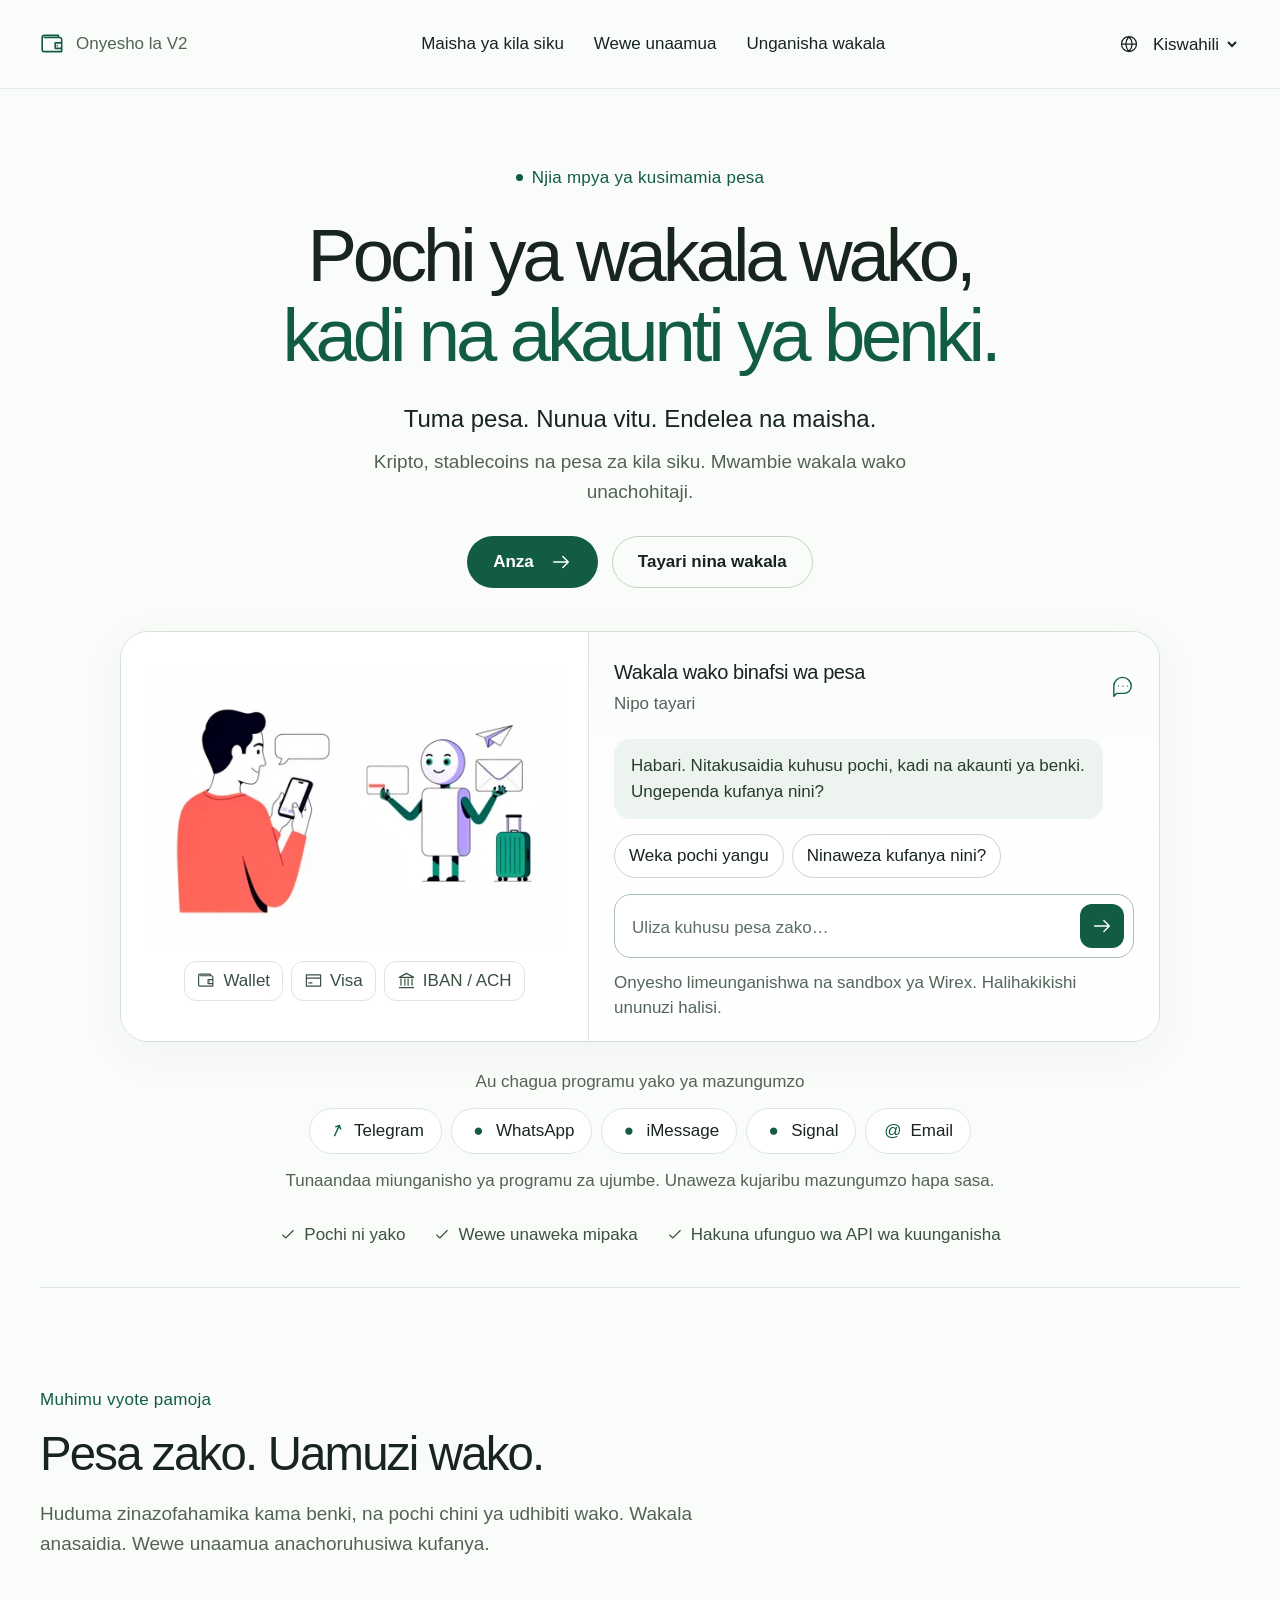
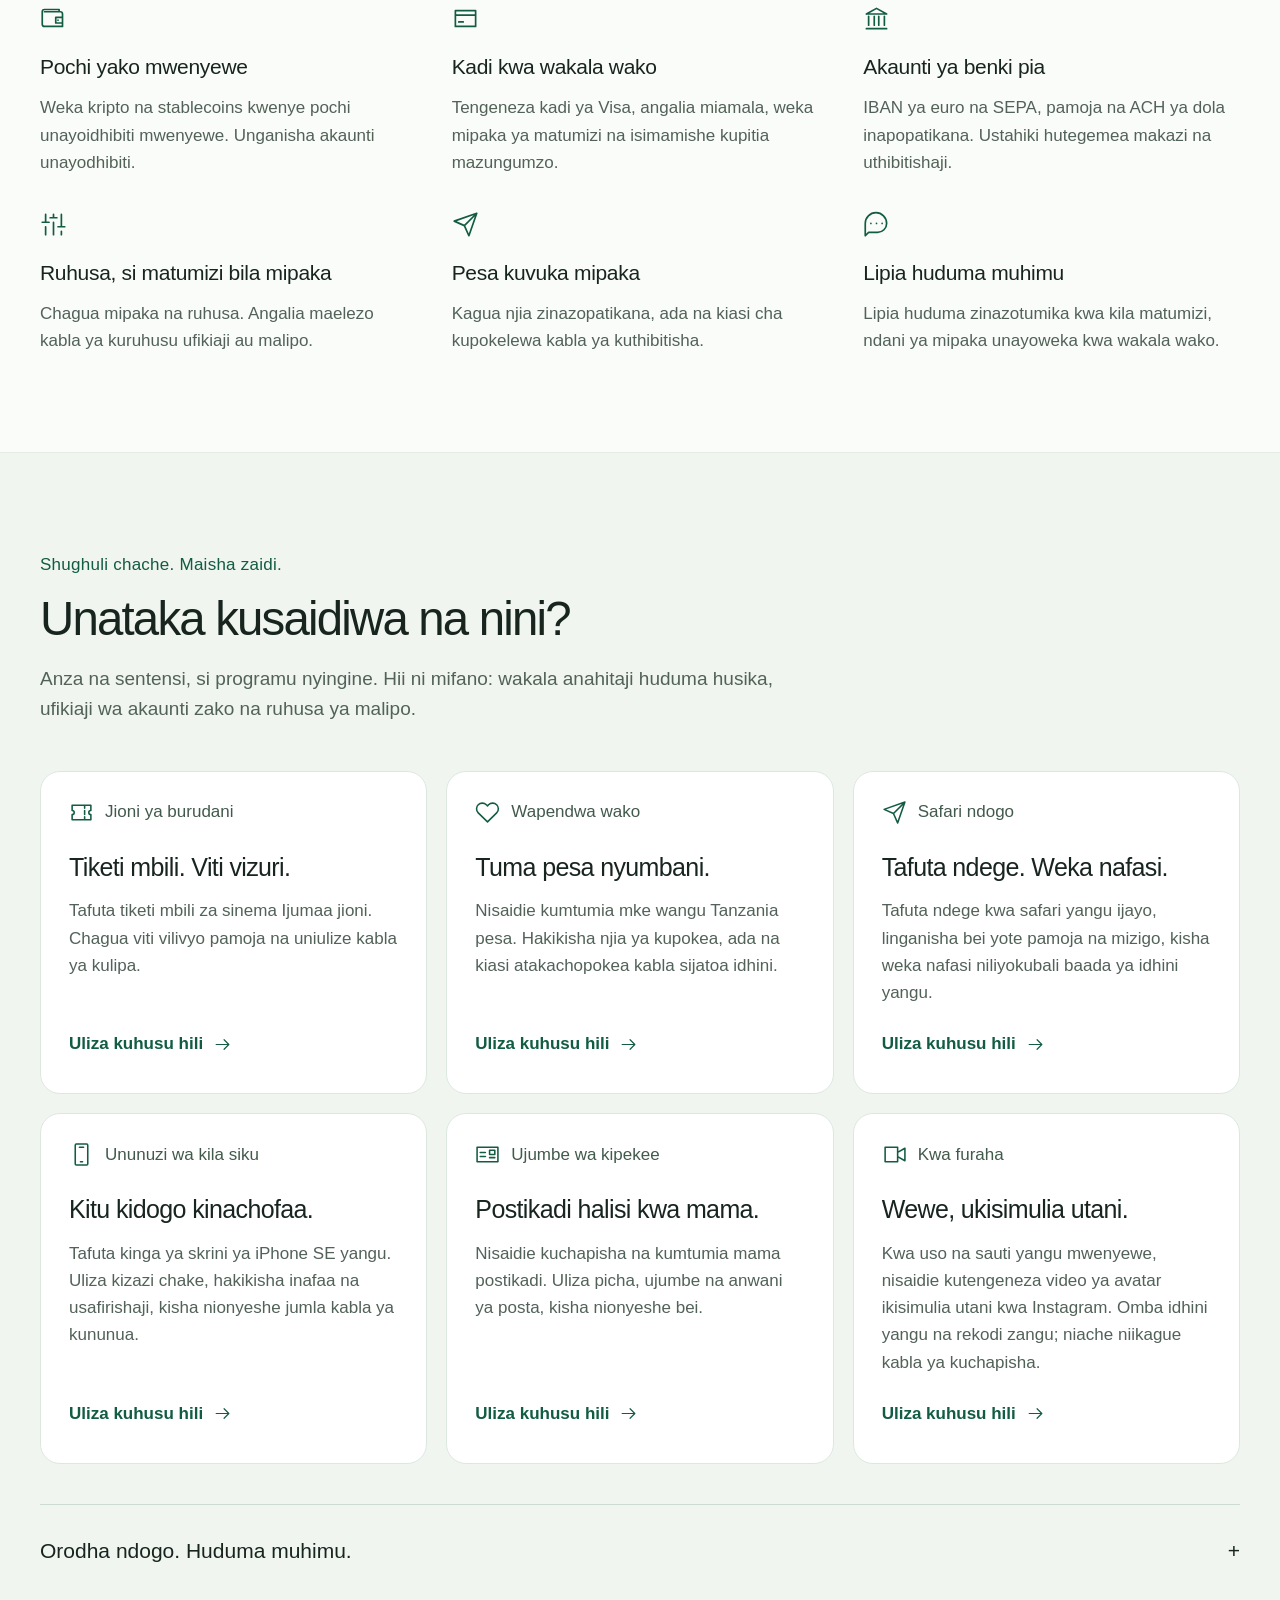
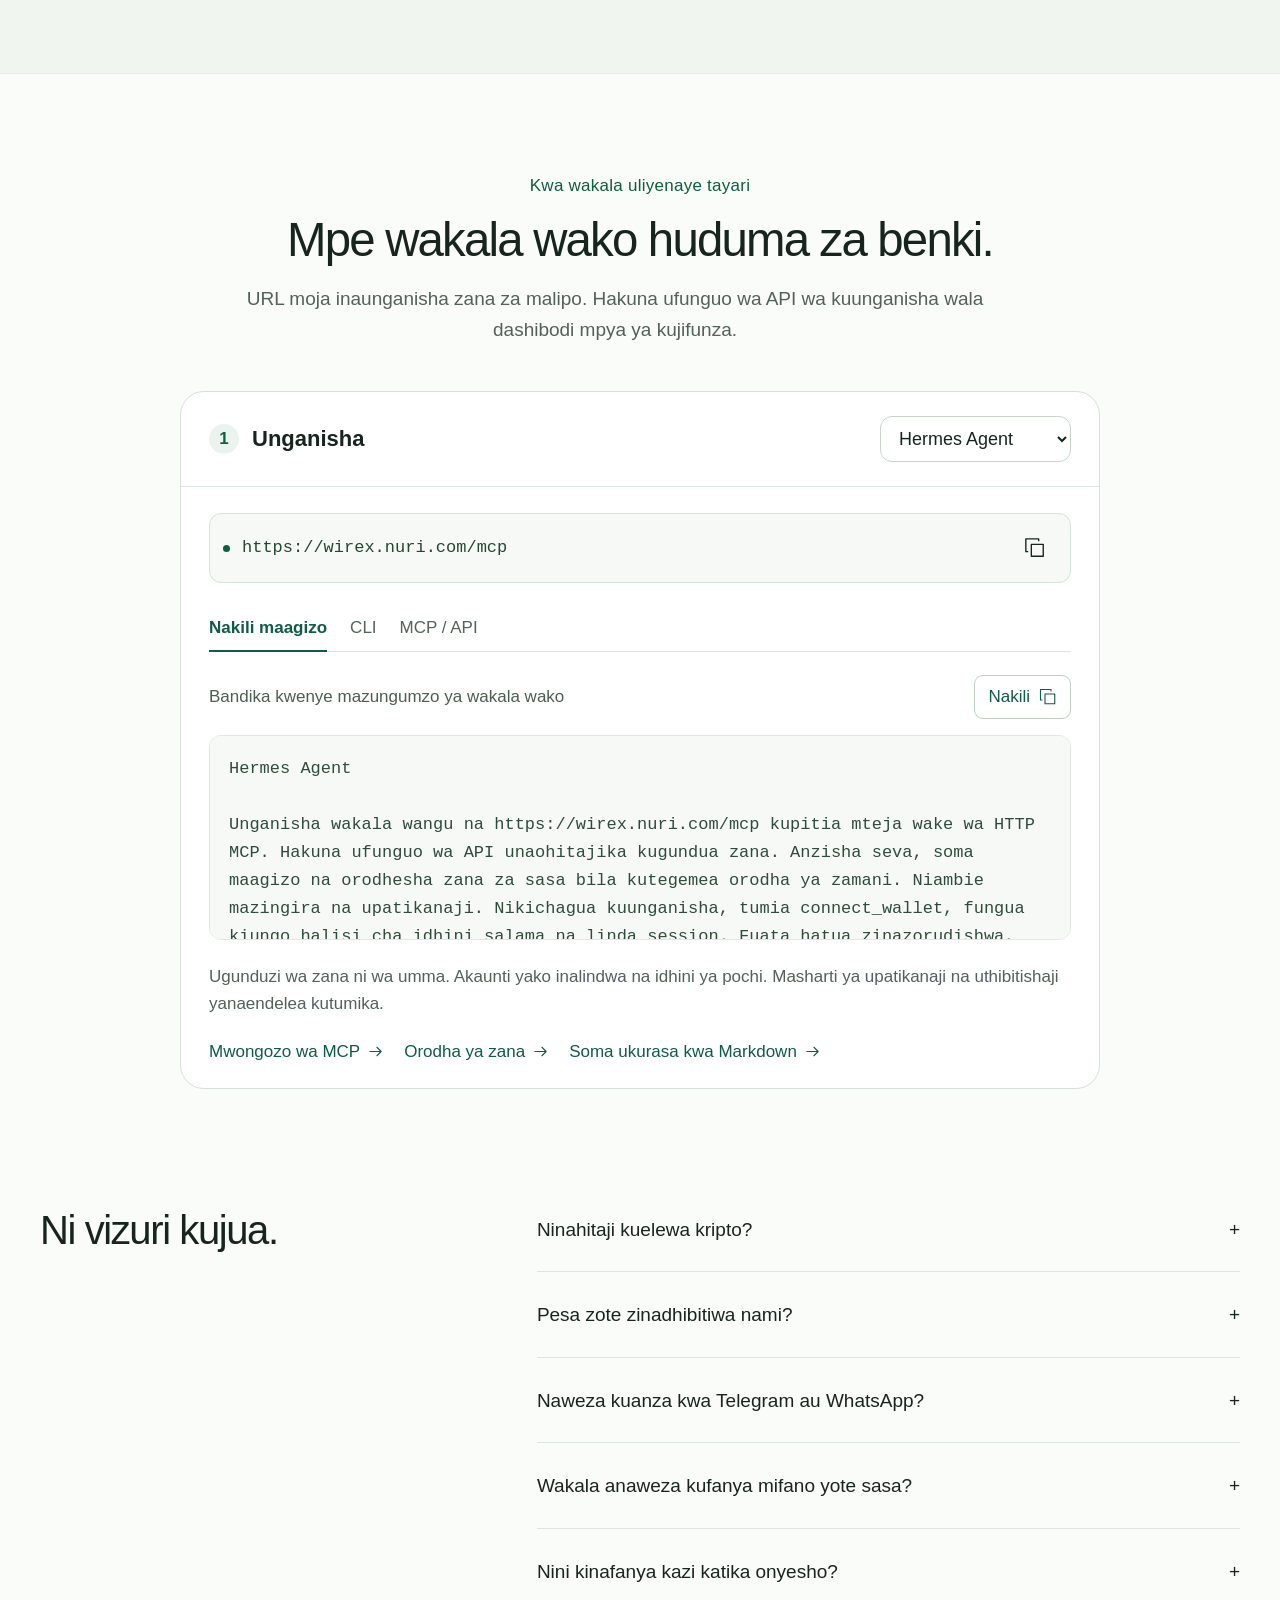
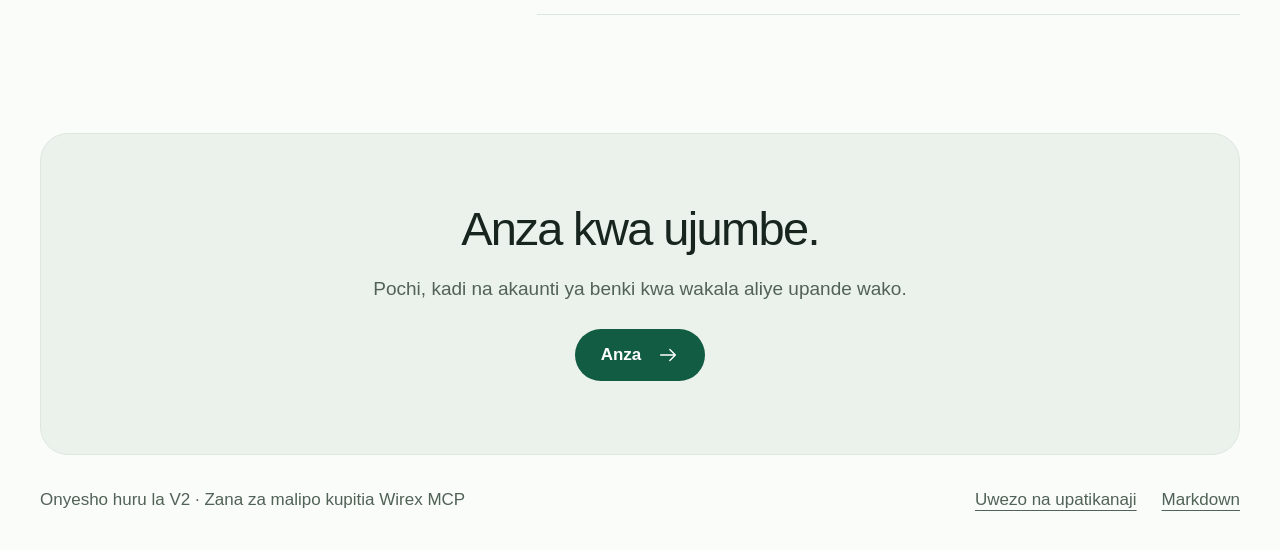
<file: v2/sw/index.html>
<!doctype html>
<html lang="sw">
<head>
<meta charset="utf-8"><meta name="viewport" content="width=device-width, initial-scale=1, viewport-fit=cover">
<meta name="color-scheme" content="light"><meta name="theme-color" content="#fafcf9">
<title>Pochi, kadi na akaunti ya benki kwa wakala wako.</title><meta name="description" content="Pochi unayoidhibiti mwenyewe, kadi ya Visa na akaunti ya benki kwa wakala wako. Tumia mazungumzo au unganisha wakala kwa URL moja ya MCP. Hakuna ufunguo wa API wa kuunganisha.">
<link rel="canonical" href="https://paymentrequired.com/v2/sw/"><link rel="alternate" hreflang="en" href="https://paymentrequired.com/v2/">
<link rel="alternate" hreflang="de" href="https://paymentrequired.com/v2/de/">
<link rel="alternate" hreflang="es" href="https://paymentrequired.com/v2/es/">
<link rel="alternate" hreflang="fr" href="https://paymentrequired.com/v2/fr/">
<link rel="alternate" hreflang="sw" href="https://paymentrequired.com/v2/sw/">
<link rel="alternate" hreflang="x-default" href="https://paymentrequired.com/v2/">
<link rel="alternate" type="text/markdown" href="https://paymentrequired.com/v2/sw/index.md" title="Markdown">
<link rel="ai-catalog" href="/.well-known/ai-catalog.json">
<meta property="og:type" content="website"><meta property="og:site_name" content="PaymentRequired V2">
<meta property="og:title" content="Pochi, kadi na akaunti ya benki kwa wakala wako."><meta property="og:description" content="Pochi unayoidhibiti mwenyewe, kadi ya Visa na akaunti ya benki kwa wakala wako. Tumia mazungumzo au unganisha wakala kwa URL moja ya MCP. Hakuna ufunguo wa API wa kuunganisha."><meta property="og:url" content="https://paymentrequired.com/v2/sw/">
<meta property="og:image" content="https://paymentrequired.com/v2/assets/everyday-agent.webp"><meta name="twitter:card" content="summary_large_image">
<link rel="icon" href="/v2/assets/favicon.svg" type="image/svg+xml">
<style>:root{color-scheme:light;--paper:#fafcf9;--surface:#fff;--ink:#18251f;--muted:#526259;--green:#125c43;--soft:#eaf3ed;--line:#dce5df;--radius:24px;font-family:Inter,ui-sans-serif,-apple-system,BlinkMacSystemFont,"Segoe UI",sans-serif;font-size:17px;color:var(--ink);background:var(--paper)}
*{box-sizing:border-box}html{scroll-behavior:smooth;scroll-padding-top:32px}body{margin:0}button,input,textarea,select{font:inherit;color:inherit}button,a,select,summary{-webkit-tap-highlight-color:transparent}button{cursor:pointer}a{color:inherit;text-underline-offset:5px}p{line-height:1.6;margin:0;color:var(--muted)}h1,h2,h3{margin:0;font-weight:500;text-wrap:balance}button:disabled{cursor:wait;opacity:.65}[hidden]{display:none!important}.container{width:min(1280px,calc(100% - 80px));margin-inline:auto}.icon{display:block;width:22px;height:22px;flex:none}a:focus-visible,button:focus-visible,select:focus-visible,textarea:focus-visible,summary:focus-visible,pre:focus-visible{outline:3px solid #16694b;outline-offset:5px}.sr-only{position:absolute;width:1px;height:1px;padding:0;margin:-1px;overflow:hidden;clip:rect(0,0,0,0);white-space:nowrap;border:0}.skip{position:fixed;left:16px;top:8px;z-index:100;padding:14px 20px;background:#fff;border:2px solid var(--green);transform:translateY(-160%)}.skip:focus{transform:none}
.site-header{border-bottom:1px solid rgba(220,229,223,.65)}.header-inner{display:flex;align-items:center;gap:32px;min-height:88px}.home-symbol{display:flex;gap:10px;align-items:center;text-decoration:none;color:var(--muted);white-space:nowrap}.home-symbol>.icon{width:26px;height:26px;color:var(--green)}nav{display:flex;justify-content:center;gap:30px;flex:1}nav a{font-size:17px;text-decoration:none;line-height:1.4;padding:14px 0}nav a:hover{color:var(--green)}.language{display:flex;align-items:center;gap:6px}.language select{appearance:auto;background:transparent;border:0;padding:12px 4px;font-size:17px;max-width:144px}.language .icon{width:20px;height:20px}
.hero{padding-top:75px;text-align:center}.eyebrow{display:flex;align-items:center;justify-content:center;gap:9px;font-size:17px;font-weight:500;color:var(--green);letter-spacing:.015em}.green-dot{width:7px;height:7px;border-radius:50%;background:var(--green);flex:none}h1{font-size:clamp(42px,5.8vw,84px);line-height:1.08;letter-spacing:-.055em;margin:25px auto 23px;max-width:1140px}h1 span{color:var(--green)}.hero-intro{font-size:24px;color:var(--ink);font-weight:450}.hero-description{font-size:19px;max-width:630px;margin:9px auto 0}.hero-actions{display:flex;align-items:center;justify-content:center;gap:14px;flex-wrap:wrap;margin:28px 0 43px}.button{display:inline-flex;align-items:center;justify-content:center;gap:16px;min-height:52px;border-radius:999px;padding:13px 25px;font-size:17px;font-weight:550;text-decoration:none;border:1px solid transparent;transition:background .18s,color .18s,transform .18s}.primary{background:var(--green);color:#fff}.primary:hover{background:#0c4934;transform:translateY(-1px)}.secondary{background:transparent;border-color:#c4d2c8}.secondary:hover{background:#edf3ee}
.entry-panel{display:grid;grid-template-columns: .9fr 1.1fr;width:min(1040px,100%);margin:auto;background:#fff;border:1px solid #d5e0d9;border-radius:28px;overflow:hidden;box-shadow:0 12px 48px rgba(32,64,44,.045);text-align:left}.hero-art{display:flex;align-items:center;justify-content:center;flex-direction:column;min-width:0;padding:24px;background:#fff;position:relative}.hero-art img{display:block;width:100%;height:auto;max-height:315px;object-fit:contain}.instrument-tags{display:flex;gap:8px;flex-wrap:wrap;justify-content:center;padding-top:10px}.instrument-tags span{font-size:17px;color:#394f42;display:flex;align-items:center;gap:7px;padding:9px 12px;border:1px solid var(--line);border-radius:12px;background:#fff}.instrument-tags .icon{width:19px;height:19px}
.chat{border-left:1px solid var(--line);padding:27px 25px 20px;min-width:0;display:flex;flex-direction:column;background:linear-gradient(#fbfdfb,#fff)}.chat-heading{display:flex;align-items:center;justify-content:space-between;gap:16px}.chat-heading h2{font-size:20px;line-height:1.3;letter-spacing:-.02em}.chat-heading .icon{color:var(--green)}#chat-status{font-size:17px;line-height:1.4;margin:7px 0 0;min-height:24px}.messages{overflow:auto;max-height:340px;min-height:94px;scrollbar-width:thin;display:flex;flex-direction:column;gap:10px;padding:23px 0 13px;overscroll-behavior:contain;overflow-wrap:anywhere}.message{font-size:17px;line-height:1.55;padding:14px 17px;border-radius:16px;white-space:pre-wrap;max-width:94%}.assistant{background:#edf3ee;color:#243d2e;align-self:flex-start}.user{background:var(--green);color:white;align-self:flex-end}.message a{font-weight:600;color:var(--green);display:inline-block;max-width:100%;white-space:normal}.message.user a{color:#fff}.message.error{background:#fff3ed;color:#714123}.starter-row{display:flex;gap:8px;flex-wrap:wrap;margin:2px 0 16px}.starter-row button{font-size:17px;min-height:44px;border:1px solid #c8d7ce;border-radius:99px;background:#fff;padding:8px 14px}.starter-row button:hover{background:var(--soft)}.composer{display:flex;align-items:flex-end;gap:10px;border:1px solid #abbfb2;border-radius:17px;background:#fff;padding:9px}.composer:focus-within{border-color:var(--green);box-shadow:0 0 0 3px #e3eee6}.composer textarea{background:transparent;display:block;min-width:0;flex:1;border:none;resize:none;font-size:17px;line-height:1.45;max-height:100px;padding:8px 4px 8px 8px;outline:none}.composer textarea::placeholder{color:#5b6d61;opacity:1}.composer button{background:var(--green);color:white;border:0;border-radius:12px;display:grid;place-items:center;width:44px;height:44px;flex:none}.composer button .icon{width:22px;height:22px}.chat-notice{font-size:17px;line-height:1.45;margin-top:13px;color:#536659}.channel-block{margin:26px auto 0}.channel-block>p:first-child{font-size:17px}.channels{display:flex;align-items:center;justify-content:center;gap:9px;flex-wrap:wrap;margin:13px 0}.channel{display:inline-flex;align-items:center;gap:8px;border:1px solid var(--line);background:#fff;border-radius:99px;font-size:17px;padding:11px 17px;min-height:46px}.channel:hover{border-color:#9aafa0;background:#f1f6f2}.channel-symbol{width:19px;height:19px;display:flex;align-items:center;justify-content:center;font-size:17px;line-height:1;color:var(--green)}.channel-telegram{transform:rotate(-20deg)}.channel-note{font-size:17px;max-width:710px;margin:auto}.proofline{display:flex;align-items:center;justify-content:center;gap:28px;flex-wrap:wrap;border-bottom:1px solid var(--line);padding:31px 0 42px;color:#3a5143}.proofline span{display:flex;align-items:center;gap:7px;font-size:17px}.proofline .icon{width:18px;height:18px}
.section{padding-top:98px;padding-bottom:98px}.section-heading{margin-bottom:46px;max-width:760px}.section-heading .eyebrow{justify-content:flex-start;margin-bottom:14px}.section-heading h2{font-size:clamp(32px,3.7vw,49px);line-height:1.15;letter-spacing:-.038em}.section-heading>p:last-child{font-size:19px;margin-top:17px;max-width:740px}.feature-grid{display:grid;grid-template-columns:repeat(3,minmax(0,1fr));gap:35px}.feature>.icon{color:var(--green);width:27px;height:27px;margin-bottom:22px}.feature h3{font-size:21px;line-height:1.28;letter-spacing:-.015em;margin-bottom:13px}.feature p{font-size:17px;line-height:1.6}.everyday{background:#f0f5f0;border-top:1px solid #e4ece4;border-bottom:1px solid #e4ece4}.example-grid{display:grid;grid-template-columns:repeat(3,minmax(0,1fr));gap:19px}.example{background:#fff;border:1px solid #dce7df;border-radius:20px;padding:28px;display:flex;flex-direction:column;min-width:0}.example-top{display:flex;align-items:center;gap:11px;color:#425a4c;margin-bottom:27px;font-size:17px}.example-top>.icon{width:25px;height:25px;color:var(--green)}.example h3{font-size:25px;line-height:1.23;letter-spacing:-.025em;margin-bottom:15px}.example p{font-size:17px;line-height:1.6;flex:1}.text-button{display:flex;align-items:center;gap:10px;background:transparent;border:0;color:var(--green);font-weight:550;font-size:17px;align-self:flex-start;padding:11px 0;margin-top:17px;text-align:left}.text-button:hover{text-decoration:underline;text-underline-offset:5px}.text-button .icon{width:19px;height:19px}.catalogue{border-top:1px solid #cddbd1;margin-top:40px;padding:22px 0 0}.catalogue>summary{list-style:none;display:flex;align-items:center;justify-content:space-between;font-size:21px;padding:12px 0;cursor:pointer}.catalogue>summary::-webkit-details-marker{display:none}.catalogue>p{font-size:17px;max-width:780px;margin:8px 0 25px}.service-grid{display:grid;grid-template-columns:repeat(4,minmax(0,1fr));gap:16px}.service-grid>a{border-top:1px solid #bacdc0;text-decoration:none;padding:20px 0;display:grid;grid-template-columns:1fr auto;gap:8px}.service-grid span{font-size:19px;font-weight:550}.service-grid p{grid-column:1;font-size:17px}.service-grid .icon{grid-column:2;grid-row:1}.service-grid a:hover>span{text-decoration:underline}
.integration .section-heading{margin-inline:auto;text-align:center;max-width:790px}.integration .eyebrow{justify-content:center}.setup-panel{border:1px solid #d6e0d9;border-radius:24px;background:#fff;width:min(920px,100%);margin:auto;overflow:hidden}.setup-heading{display:flex;align-items:center;gap:13px;padding:24px 28px;border-bottom:1px solid var(--line);font-size:22px;font-weight:550}.step{font-size:17px;width:30px;height:30px;display:grid;place-items:center;background:var(--soft);color:var(--green);border-radius:50%;flex:none}.setup-heading select{margin-left:auto;border:1px solid #c6d4ca;border-radius:12px;background:#fff;font-size:18px;font-weight:500;padding:11px 14px;max-width:55%}.setup-content{padding:26px 28px}.endpoint{display:flex;align-items:center;gap:12px;border:1px solid #d7e2da;background:#f6f9f5;border-radius:12px;padding:12px 13px;min-width:0}.endpoint code{font-size:17px;line-height:1.5;min-width:0;overflow-wrap:anywhere;font-family:ui-monospace,SFMono-Regular,Consolas,monospace;color:#274533}.endpoint button{margin-left:auto;width:44px;height:44px;border:0;border-radius:8px;background:transparent;display:grid;place-items:center;flex:none}.endpoint button:hover{background:#e4ece5}.tabs{display:flex;align-items:center;gap:23px;border-bottom:1px solid var(--line);margin:20px 0 23px}.tabs button{border:0;background:transparent;padding:14px 0 12px;font-size:17px;border-bottom:2px solid transparent;position:relative;bottom:-1px;color:#536559}.tabs button[aria-selected=true]{border-bottom-color:var(--green);color:var(--green);font-weight:550}.code-label{display:flex;align-items:center;justify-content:space-between;gap:15px;font-size:17px;color:#4b5f51}.copy-button{display:flex;align-items:center;gap:9px;min-height:44px;border:1px solid #bfcfc3;border-radius:9px;background:#fff;padding:9px 13px;font-size:17px;color:var(--green)}.copy-button>.icon{width:18px;height:18px}pre{margin:16px 0 0;padding:19px;font-size:17px;line-height:1.65;background:#f7f9f6;color:#304b3b;border:1px solid #e1e9e2;border-radius:12px;font-family:ui-monospace,SFMono-Regular,Consolas,monospace;white-space:pre-wrap;overflow-wrap:anywhere;max-height:205px;overflow:auto}.integration-note{font-size:17px;margin-top:23px}.dev-links{display:flex;flex-wrap:wrap;gap:20px;margin-top:24px}.dev-links a{font-size:17px;display:flex;align-items:center;gap:7px;color:var(--green);text-decoration:none}.dev-links a:hover{text-decoration:underline}.dev-links .icon{width:17px;height:17px}
.faq{display:grid;grid-template-columns:.6fr 1fr;gap:75px;padding-top:20px}.faq>h2{font-size:40px;letter-spacing:-.035em;line-height:1.15}.faq details{border-bottom:1px solid var(--line);padding:0 0 18px;margin-bottom:20px}.faq summary{font-size:19px;font-weight:500;cursor:pointer;display:flex;justify-content:space-between;gap:30px;list-style:none;padding:10px 0;line-height:1.4}.faq summary::-webkit-details-marker{display:none}summary span{transition:transform .15s}details[open]>summary>span{transform:rotate(45deg)}.faq details>p{font-size:17px;margin-top:10px}.final-cta{padding:67px 30px 73px;background:#eaf2eb;border:1px solid #dce7dd;border-radius:28px;text-align:center}.final-cta h2{font-size:clamp(32px,3.8vw,47px);letter-spacing:-.035em;line-height:1.18}.final-cta p{font-size:19px;margin:18px auto 25px;max-width:610px}footer{display:flex;align-items:center;flex-wrap:wrap;gap:25px;padding:35px 0 40px;color:#516256;font-size:17px}footer>span{flex:1}footer a{font-size:17px}.noscript{padding:25px 0}
dialog{border:1px solid #bdcfc2;border-radius:24px;background:#fff;padding:50px 30px 32px;color:var(--ink);max-width:min(540px,calc(100vw - 28px));width:100%;box-shadow:0 25px 100px rgba(0,0,0,.13)}dialog::backdrop{background:rgba(29,45,35,.35);backdrop-filter:blur(4px)}dialog h2{font-size:31px;line-height:1.2;letter-spacing:-.025em}dialog p{font-size:18px;margin:19px 0 24px}dialog .button{width:100%}.dialog-close{position:absolute;top:12px;right:12px;width:44px;height:44px;display:grid;place-items:center;background:transparent;border:0;border-radius:50%}.dialog-close:hover{background:var(--soft)}.dialog-agent{display:block;text-align:center;margin-top:23px;color:var(--green);font-size:17px}.toast{position:fixed;bottom:24px;left:50%;transform:translateX(-50%);color:#fff;background:var(--green);border-radius:14px;padding:12px 20px;font-size:17px;max-width:calc(100vw - 30px);opacity:0;pointer-events:none;z-index:100;transition:opacity .15s}.toast.visible{opacity:1}
@media(min-width:1800px){.container{width:min(1440px,calc(100% - 100px))}.hero{padding-top:100px}.entry-panel{width:1120px}.chat{padding:30px}.hero-art img{max-height:335px}.section{padding-top:116px;padding-bottom:116px}.hero-description{max-width:700px;font-size:21px}}
@media(max-width:1050px){.container{width:calc(100% - 48px)}.header-inner{gap:20px}nav{gap:17px}.home-symbol>span{display:none}.entry-panel{grid-template-columns:.75fr 1fr}.hero-art{padding:14px}.instrument-tags{gap:6px}.instrument-tags span{padding:8px;font-size:17px}.feature-grid{grid-template-columns:repeat(2,minmax(0,1fr));gap:36px}.example-grid{grid-template-columns:repeat(2,minmax(0,1fr))}.service-grid{grid-template-columns:repeat(2,minmax(0,1fr))}.faq{gap:35px}.setup-heading{font-size:20px}}
@media(max-width:720px){.container{width:calc(100% - 32px)}.header-inner{min-height:70px;gap:13px}.home-symbol{margin-right:auto}nav{display:none}.language select{max-width:138px}.hero{padding-top:40px}.hero>.eyebrow{font-size:17px;line-height:1.4;max-width:300px;margin:auto}h1{font-size:clamp(38px,8.5vw,58px);line-height:1.09;letter-spacing:-.05em;margin-top:23px;margin-bottom:20px}h1 br{display:none}.hero-intro{font-size:21px;line-height:1.45;margin:auto;max-width:360px}.hero-description{font-size:18px;line-height:1.55;margin-top:10px}.hero-actions{margin:25px 0 30px;gap:10px}.hero-actions .button{min-height:50px;padding:12px 20px;max-width:100%}.entry-panel{display:flex;flex-direction:column;border-radius:20px}.hero-art{display:none}.chat{border-left:0;padding:22px 18px 18px}.chat-heading h2{font-size:19px}.messages{min-height:100px;max-height:45svh;padding-top:18px}.message{max-width:96%;padding:12px 14px}.composer{padding:7px}.composer textarea{font-size:17px;padding-left:4px}.starter-row{gap:7px}.starter-row button{font-size:17px;padding:9px 12px}.chat-notice{font-size:17px}.channel-block{margin-top:25px}.channels{gap:8px}.channel{padding:10px 13px;min-height:44px}.channel-note{font-size:17px;line-height:1.5}.proofline{align-items:flex-start;justify-content:flex-start;gap:15px;padding:28px 10px}.proofline span{font-size:17px;width:100%}.section{padding-top:61px;padding-bottom:61px}.section-heading{margin-bottom:32px}.section-heading h2{font-size:35px;line-height:1.12}.section-heading>p:last-child{font-size:18px;margin-top:15px}.feature-grid{gap:30px 22px}.feature h3{font-size:21px}.feature p{font-size:17px;line-height:1.55}.feature>.icon{margin-bottom:16px}.example-grid{grid-template-columns:1fr;gap:13px}.example{padding:24px}.example-top{margin-bottom:20px}.example h3{font-size:25px}.example p{font-size:17px}.catalogue{margin-top:30px}.catalogue>summary{font-size:20px}.service-grid{gap:10px}.service-grid>a{padding:16px 0}.service-grid span{font-size:18px}.service-grid p{font-size:17px}.setup-heading{padding:20px 16px;font-size:18px;gap:10px;flex-wrap:wrap}.setup-heading select{max-width:100%;margin-left:0;flex:1;font-size:17px}.setup-content{padding:19px 15px}.endpoint{gap:8px;padding:9px 8px}.endpoint .green-dot{display:none}.endpoint code{font-size:17px}.tabs{gap:19px;justify-content:space-between}.tabs button{font-size:17px}.code-label{flex-wrap:wrap;align-items:flex-start;font-size:17px}.copy-button{font-size:17px}pre{font-size:17px;padding:15px;max-height:220px}.dev-links{flex-direction:column;gap:19px}.integration-note{font-size:17px}.faq{display:block;padding-top:0}.faq>h2{font-size:35px;margin-bottom:25px}.faq summary{font-size:19px;gap:18px}.final-cta{padding:41px 22px 46px;border-radius:22px}.final-cta h2{font-size:35px}.final-cta p{font-size:18px}footer{align-items:flex-start;gap:19px;padding:29px 0}footer>span{flex-basis:100%;font-size:17px}dialog{padding:48px 23px 26px}dialog h2{font-size:28px}}
@media(max-width:380px){.feature-grid{grid-template-columns:1fr}.hero-actions{flex-direction:column}.channel{padding:10px}.tabs{gap:11px}.setup-heading select{flex-basis:100%}.service-grid{grid-template-columns:1fr}}
@media(prefers-reduced-motion:reduce){html{scroll-behavior:auto}*,*::before,*::after{animation:none!important;transition:none!important}}
</style>
<script type="application/ld+json">{"@context": "https://schema.org", "@graph": [{"@type": "WebPage", "@id": "https://paymentrequired.com/v2/sw/#webpage", "url": "https://paymentrequired.com/v2/sw/", "name": "Pochi, kadi na akaunti ya benki kwa wakala wako.", "description": "Pochi unayoidhibiti mwenyewe, kadi ya Visa na akaunti ya benki kwa wakala wako. Tumia mazungumzo au unganisha wakala kwa URL moja ya MCP. Hakuna ufunguo wa API wa kuunganisha.", "inLanguage": "sw", "isPartOf": {"@id": "https://paymentrequired.com/#website"}, "about": {"@id": "https://paymentrequired.com/#application"}}, {"@type": "WebSite", "@id": "https://paymentrequired.com/#website", "url": "https://paymentrequired.com/", "name": "PaymentRequired", "inLanguage": ["en", "de", "es", "fr", "sw"]}, {"@type": "SoftwareApplication", "@id": "https://paymentrequired.com/#application", "name": "PaymentRequired", "url": "https://paymentrequired.com/", "applicationCategory": "FinanceApplication", "operatingSystem": "Web, MCP-compatible agents", "description": "Pochi unayoidhibiti mwenyewe, kadi ya Visa na akaunti ya benki kwa wakala wako. Tumia mazungumzo au unganisha wakala kwa URL moja ya MCP. Hakuna ufunguo wa API wa kuunganisha.", "featureList": ["Pochi yako mwenyewe", "Kadi kwa wakala wako", "Akaunti ya benki pia", "Ruhusa, si matumizi bila mipaka", "Pesa kuvuka mipaka", "Lipia huduma muhimu"], "softwareVersion": "V2 preview"}]}</script>
<script id="page-data" type="application/json">{"lang": "sw", "strings": {"ready": "Nipo tayari", "connecting": "Naunganisha wakala wako…", "working": "Nashughulikia…", "live": "Imeunganishwa na zana za malipo", "failed": "Wakala hajaunganishwa. Ujumbe wako bado upo. Tafadhali jaribu tena.", "retry": "Jaribu tena", "approval": "Fungua idhini salama", "channel_title": "Endelea kwenye {channel}", "channel_body": "Njia hii haijaunganishwa na onyesho bado. Anza kwenye chat ya tovuti au ongeza MCP kwa wakala unaotumia huko.", "copy": "Nakili", "copied": "Imenakiliwa", "copy_failed": "Haikunakiliwa. Chagua maandishi na unakili.", "prompt": "Unganisha wakala wangu na https://wirex.nuri.com/mcp kupitia mteja wake wa HTTP MCP. Hakuna ufunguo wa API unaohitajika kugundua zana. Anzisha seva, soma maagizo na orodhesha zana za sasa bila kutegemea orodha ya zamani. Niambie mazingira na upatikanaji. Nikichagua kuunganisha, tumia connect_wallet, fungua kiungo halisi cha idhini salama na linda session. Fuata hatua zinazorudishwa, uliza maelezo yanayokosekana tu na uhifadhi rejea za malipo katika majaribio ya kurudia. Usidai malipo au ununuzi umefaulu bila matokeo yaliyothibitishwa. Nisaidie kuanza kwa Kiswahili.", "cli_label": "Kwa Hermes Agent. Endesha kwenye kifaa chako.", "api_label": "Gundua zana za sasa. Hakuna ufunguo wa API.", "prompt_label": "Bandika kwenye mazungumzo ya wakala wako", "greeting": "Habari. Nitakusaidia kuhusu pochi, kadi na akaunti ya benki. Ungependa kufanya nini?", "preview_label": "Onyesho la V2"}, "cli": "hermes mcp add payments --url https://wirex.nuri.com/mcp\nhermes mcp test payments", "api": "curl https://wirex.nuri.com/mcp \\\n  -H 'Content-Type: application/json' \\\n  -H 'Accept: application/json, text/event-stream' \\\n  --data '{\"jsonrpc\":\"2.0\",\"id\":1,\"method\":\"initialize\",\"params\":{\"protocolVersion\":\"2025-11-25\",\"capabilities\":{},\"clientInfo\":{\"name\":\"my-agent\",\"version\":\"1.0\"}}}'", "languages": {"en": "v2/", "de": "v2/de/", "es": "v2/es/", "fr": "v2/fr/", "sw": "v2/sw/"}}</script>
<script type="module" src="/v2/app.mjs"></script>
</head>
<body>
<a class="skip" href="#main">Nenda kwenye maudhui</a>
<header class="site-header"><div class="container header-inner"><a class="home-symbol" href="https://paymentrequired.com/v2/sw/" aria-label="Onyesho la V2: Pochi, kadi na akaunti ya benki kwa wakala wako."><svg class="icon" aria-hidden="true" viewBox="0 0 24 24" fill="none" stroke="currentColor" stroke-width="1.5" stroke-linecap="round" stroke-linejoin="round"><path d="M4 6h14a2 2 0 0 1 2 2v11H4a2 2 0 0 1-2-2V6a2 2 0 0 1 2-2h13v2 M20 11h-6v5h6 M16 13.5h.01"/></svg><span>Onyesho la V2</span></a><nav aria-label="Navigation"><a href="#everyday">Maisha ya kila siku</a><a href="#control">Wewe unaamua</a><a href="#integrate">Unganisha wakala</a></nav><label class="language"><svg class="icon" aria-hidden="true" viewBox="0 0 24 24" fill="none" stroke="currentColor" stroke-width="1.5" stroke-linecap="round" stroke-linejoin="round"><path d="M21 12a9 9 0 1 1-18 0 9 9 0 0 1 18 0 M3 12h18 M12 3c5 6 5 12 0 18-5-6-5-12 0-18"/></svg><span class="sr-only">Lugha</span><select id="language" aria-label="Lugha"><option value="en">English</option><option value="de">Deutsch</option><option value="es">Español</option><option value="fr">Français</option><option value="sw" selected>Kiswahili</option></select></label></div></header>
<main id="main">
<section class="hero container" aria-labelledby="hero-heading">
<p class="eyebrow"><span class="green-dot" aria-hidden="true"></span>Njia mpya ya kusimamia pesa</p>
<h1 id="hero-heading">Pochi ya wakala wako,<br><span>kadi na akaunti ya benki.</span></h1>
<p class="hero-intro">Tuma pesa. Nunua vitu. Endelea na maisha.</p><p class="hero-description">Kripto, stablecoins na pesa za kila siku. Mwambie wakala wako unachohitaji.</p>
<div class="hero-actions"><a class="button primary" href="#chat" data-open-chat>Anza<svg class="icon" aria-hidden="true" viewBox="0 0 24 24" fill="none" stroke="currentColor" stroke-width="1.5" stroke-linecap="round" stroke-linejoin="round"><path d="M4 12h16m-6-6 6 6-6 6"/></svg></a><a class="button secondary" href="#integrate">Tayari nina wakala</a></div>
<div class="entry-panel">
  <div class="hero-art"><img src="/v2/assets/everyday-agent.webp" srcset="/v2/assets/everyday-agent-480.webp 480w, /v2/assets/everyday-agent.webp 968w" sizes="(max-width: 720px) 1px, (max-width: 1050px) 35vw, 470px" width="968" height="645" alt="Mtu akizungumza na msaidizi kuhusu kadi, safari na malipo ya kila siku." fetchpriority="high" decoding="async"><div class="instrument-tags" aria-hidden="true"><span><svg class="icon" aria-hidden="true" viewBox="0 0 24 24" fill="none" stroke="currentColor" stroke-width="1.5" stroke-linecap="round" stroke-linejoin="round"><path d="M4 6h14a2 2 0 0 1 2 2v11H4a2 2 0 0 1-2-2V6a2 2 0 0 1 2-2h13v2 M20 11h-6v5h6 M16 13.5h.01"/></svg>Wallet</span><span><svg class="icon" aria-hidden="true" viewBox="0 0 24 24" fill="none" stroke="currentColor" stroke-width="1.5" stroke-linecap="round" stroke-linejoin="round"><path d="M3 5h18v14H3z M3 9h18 M6 15h4"/></svg>Visa</span><span><svg class="icon" aria-hidden="true" viewBox="0 0 24 24" fill="none" stroke="currentColor" stroke-width="1.5" stroke-linecap="round" stroke-linejoin="round"><path d="m3 8 9-5 9 5H3 M5 10v8 M10 10v8 M14 10v8 M19 10v8 M3 21h18"/></svg>IBAN / ACH</span></div></div>
  <section class="chat" id="chat" aria-labelledby="chat-heading"><div class="chat-heading"><div><h2 id="chat-heading">Wakala wako binafsi wa pesa</h2><p id="chat-status" role="status">Nipo tayari</p></div><svg class="icon" aria-hidden="true" viewBox="0 0 24 24" fill="none" stroke="currentColor" stroke-width="1.5" stroke-linecap="round" stroke-linejoin="round"><path d="M21 11a8 8 0 0 1-8 8H5l-3 3V11a9 9 0 0 1 19 0Z M7 11h.01M12 11h.01M17 11h.01"/></svg></div>
  <div class="messages" id="messages" role="log" aria-live="polite" aria-label="Chat"><div class="message assistant">Habari. Nitakusaidia kuhusu pochi, kadi na akaunti ya benki. Ungependa kufanya nini?</div></div>
  <div class="starter-row"><button type="button" data-starter="0">Weka pochi yangu</button><button type="button" data-starter="1">Ninaweza kufanya nini?</button></div>
  <form id="composer" class="composer"><label for="message" class="sr-only">Uliza kuhusu pesa zako…</label><textarea id="message" rows="1" maxlength="3000" placeholder="Uliza kuhusu pesa zako…" required></textarea><button id="send" type="submit" aria-label="Tuma ujumbe"><svg class="icon" aria-hidden="true" viewBox="0 0 24 24" fill="none" stroke="currentColor" stroke-width="1.5" stroke-linecap="round" stroke-linejoin="round"><path d="M4 12h16m-6-6 6 6-6 6"/></svg></button></form>
  <p class="chat-notice">Onyesho limeunganishwa na sandbox ya Wirex. Halihakikishi ununuzi halisi.</p>
  </section>
</div>
<div class="channel-block"><p>Au chagua programu yako ya mazungumzo</p><div class="channels"><button class="channel" type="button" data-channel="Telegram" aria-haspopup="dialog"><span aria-hidden="true" class="channel-symbol channel-telegram">↗</span>Telegram</button><button class="channel" type="button" data-channel="WhatsApp" aria-haspopup="dialog"><span aria-hidden="true" class="channel-symbol channel-whatsapp">●</span>WhatsApp</button><button class="channel" type="button" data-channel="iMessage" aria-haspopup="dialog"><span aria-hidden="true" class="channel-symbol channel-imessage">●</span>iMessage</button><button class="channel" type="button" data-channel="Signal" aria-haspopup="dialog"><span aria-hidden="true" class="channel-symbol channel-signal">●</span>Signal</button><button class="channel" type="button" data-channel="Email" aria-haspopup="dialog"><span aria-hidden="true" class="channel-symbol channel-email">@</span>Email</button></div><p class="channel-note">Tunaandaa miunganisho ya programu za ujumbe. Unaweza kujaribu mazungumzo hapa sasa.</p></div>
<div class="proofline"><span><svg class="icon" aria-hidden="true" viewBox="0 0 24 24" fill="none" stroke="currentColor" stroke-width="1.5" stroke-linecap="round" stroke-linejoin="round"><path d="m5 12 4 4L19 6"/></svg>Pochi ni yako</span><span><svg class="icon" aria-hidden="true" viewBox="0 0 24 24" fill="none" stroke="currentColor" stroke-width="1.5" stroke-linecap="round" stroke-linejoin="round"><path d="m5 12 4 4L19 6"/></svg>Wewe unaweka mipaka</span><span><svg class="icon" aria-hidden="true" viewBox="0 0 24 24" fill="none" stroke="currentColor" stroke-width="1.5" stroke-linecap="round" stroke-linejoin="round"><path d="m5 12 4 4L19 6"/></svg>Hakuna ufunguo wa API wa kuunganisha</span></div>
</section>
<section id="control" class="section container"><div class="section-heading"><p class="eyebrow">Muhimu vyote pamoja</p><h2>Pesa zako. Uamuzi wako.</h2><p>Huduma zinazofahamika kama benki, na pochi chini ya udhibiti wako. Wakala anasaidia. Wewe unaamua anachoruhusiwa kufanya.</p></div><div class="feature-grid"><article class="feature"><svg class="icon" aria-hidden="true" viewBox="0 0 24 24" fill="none" stroke="currentColor" stroke-width="1.5" stroke-linecap="round" stroke-linejoin="round"><path d="M4 6h14a2 2 0 0 1 2 2v11H4a2 2 0 0 1-2-2V6a2 2 0 0 1 2-2h13v2 M20 11h-6v5h6 M16 13.5h.01"/></svg><h3>Pochi yako mwenyewe</h3><p>Weka kripto na stablecoins kwenye pochi unayoidhibiti mwenyewe. Unganisha akaunti unayodhibiti.</p></article><article class="feature"><svg class="icon" aria-hidden="true" viewBox="0 0 24 24" fill="none" stroke="currentColor" stroke-width="1.5" stroke-linecap="round" stroke-linejoin="round"><path d="M3 5h18v14H3z M3 9h18 M6 15h4"/></svg><h3>Kadi kwa wakala wako</h3><p>Tengeneza kadi ya Visa, angalia miamala, weka mipaka ya matumizi na isimamishe kupitia mazungumzo.</p></article><article class="feature"><svg class="icon" aria-hidden="true" viewBox="0 0 24 24" fill="none" stroke="currentColor" stroke-width="1.5" stroke-linecap="round" stroke-linejoin="round"><path d="m3 8 9-5 9 5H3 M5 10v8 M10 10v8 M14 10v8 M19 10v8 M3 21h18"/></svg><h3>Akaunti ya benki pia</h3><p>IBAN ya euro na SEPA, pamoja na ACH ya dola inapopatikana. Ustahiki hutegemea makazi na uthibitishaji.</p></article><article class="feature"><svg class="icon" aria-hidden="true" viewBox="0 0 24 24" fill="none" stroke="currentColor" stroke-width="1.5" stroke-linecap="round" stroke-linejoin="round"><path d="M5 3v7m0 4v7 M12 3v3m0 4v11 M19 3v11m0 4v3 M2 10h6 M9 6h6 M16 14h6"/></svg><h3>Ruhusa, si matumizi bila mipaka</h3><p>Chagua mipaka na ruhusa. Angalia maelezo kabla ya kuruhusu ufikiaji au malipo.</p></article><article class="feature"><svg class="icon" aria-hidden="true" viewBox="0 0 24 24" fill="none" stroke="currentColor" stroke-width="1.5" stroke-linecap="round" stroke-linejoin="round"><path d="m22 2-7 20-4-9-9-4 20-7Z M22 2 11 13"/></svg><h3>Pesa kuvuka mipaka</h3><p>Kagua njia zinazopatikana, ada na kiasi cha kupokelewa kabla ya kuthibitisha.</p></article><article class="feature"><svg class="icon" aria-hidden="true" viewBox="0 0 24 24" fill="none" stroke="currentColor" stroke-width="1.5" stroke-linecap="round" stroke-linejoin="round"><path d="M21 11a8 8 0 0 1-8 8H5l-3 3V11a9 9 0 0 1 19 0Z M7 11h.01M12 11h.01M17 11h.01"/></svg><h3>Lipia huduma muhimu</h3><p>Lipia huduma zinazotumika kwa kila matumizi, ndani ya mipaka unayoweka kwa wakala wako.</p></article></div></section>
<section id="everyday" class="section everyday"><div class="container"><div class="section-heading"><p class="eyebrow">Shughuli chache. Maisha zaidi.</p><h2>Unataka kusaidiwa na nini?</h2><p>Anza na sentensi, si programu nyingine. Hii ni mifano: wakala anahitaji huduma husika, ufikiaji wa akaunti zako na ruhusa ya malipo.</p></div><div class="example-grid"><article class="example example-0"><div class="example-top"><svg class="icon" aria-hidden="true" viewBox="0 0 24 24" fill="none" stroke="currentColor" stroke-width="1.5" stroke-linecap="round" stroke-linejoin="round"><path d="M3 5h18v5a2 2 0 0 0 0 4v5H3v-5a2 2 0 0 0 0-4V5 M15 5v3m0 2v4m0 2v3"/></svg><span>Jioni ya burudani</span></div><h3>Tiketi mbili. Viti vizuri.</h3><p>Tafuta tiketi mbili za sinema Ijumaa jioni. Chagua viti vilivyo pamoja na uniulize kabla ya kulipa.</p><button type="button" class="text-button" data-prompt="Tafuta tiketi mbili za sinema Ijumaa jioni. Chagua viti vilivyo pamoja na uniulize kabla ya kulipa.">Uliza kuhusu hili<svg class="icon" aria-hidden="true" viewBox="0 0 24 24" fill="none" stroke="currentColor" stroke-width="1.5" stroke-linecap="round" stroke-linejoin="round"><path d="M4 12h16m-6-6 6 6-6 6"/></svg></button></article><article class="example example-1"><div class="example-top"><svg class="icon" aria-hidden="true" viewBox="0 0 24 24" fill="none" stroke="currentColor" stroke-width="1.5" stroke-linecap="round" stroke-linejoin="round"><path d="M20.8 4.6a5.5 5.5 0 0 0-7.8 0L12 5.7l-1.1-1.1a5.5 5.5 0 0 0-7.8 7.8L12 21l8.8-8.6a5.5 5.5 0 0 0 0-7.8Z"/></svg><span>Wapendwa wako</span></div><h3>Tuma pesa nyumbani.</h3><p>Nisaidie kumtumia mke wangu Tanzania pesa. Hakikisha njia ya kupokea, ada na kiasi atakachopokea kabla sijatoa idhini.</p><button type="button" class="text-button" data-prompt="Nisaidie kumtumia mke wangu Tanzania pesa. Hakikisha njia ya kupokea, ada na kiasi atakachopokea kabla sijatoa idhini.">Uliza kuhusu hili<svg class="icon" aria-hidden="true" viewBox="0 0 24 24" fill="none" stroke="currentColor" stroke-width="1.5" stroke-linecap="round" stroke-linejoin="round"><path d="M4 12h16m-6-6 6 6-6 6"/></svg></button></article><article class="example example-2"><div class="example-top"><svg class="icon" aria-hidden="true" viewBox="0 0 24 24" fill="none" stroke="currentColor" stroke-width="1.5" stroke-linecap="round" stroke-linejoin="round"><path d="m22 2-7 20-4-9-9-4 20-7Z M22 2 11 13"/></svg><span>Safari ndogo</span></div><h3>Tafuta ndege. Weka nafasi.</h3><p>Tafuta ndege kwa safari yangu ijayo, linganisha bei yote pamoja na mizigo, kisha weka nafasi niliyokubali baada ya idhini yangu.</p><button type="button" class="text-button" data-prompt="Tafuta ndege kwa safari yangu ijayo, linganisha bei yote pamoja na mizigo, kisha weka nafasi niliyokubali baada ya idhini yangu.">Uliza kuhusu hili<svg class="icon" aria-hidden="true" viewBox="0 0 24 24" fill="none" stroke="currentColor" stroke-width="1.5" stroke-linecap="round" stroke-linejoin="round"><path d="M4 12h16m-6-6 6 6-6 6"/></svg></button></article><article class="example example-3"><div class="example-top"><svg class="icon" aria-hidden="true" viewBox="0 0 24 24" fill="none" stroke="currentColor" stroke-width="1.5" stroke-linecap="round" stroke-linejoin="round"><path d="M7 2h10a1 1 0 0 1 1 1v18a1 1 0 0 1-1 1H7a1 1 0 0 1-1-1V3a1 1 0 0 1 1-1Z M10 5h4 M11 19h2"/></svg><span>Ununuzi wa kila siku</span></div><h3>Kitu kidogo kinachofaa.</h3><p>Tafuta kinga ya skrini ya iPhone SE yangu. Uliza kizazi chake, hakikisha inafaa na usafirishaji, kisha nionyeshe jumla kabla ya kununua.</p><button type="button" class="text-button" data-prompt="Tafuta kinga ya skrini ya iPhone SE yangu. Uliza kizazi chake, hakikisha inafaa na usafirishaji, kisha nionyeshe jumla kabla ya kununua.">Uliza kuhusu hili<svg class="icon" aria-hidden="true" viewBox="0 0 24 24" fill="none" stroke="currentColor" stroke-width="1.5" stroke-linecap="round" stroke-linejoin="round"><path d="M4 12h16m-6-6 6 6-6 6"/></svg></button></article><article class="example example-4"><div class="example-top"><svg class="icon" aria-hidden="true" viewBox="0 0 24 24" fill="none" stroke="currentColor" stroke-width="1.5" stroke-linecap="round" stroke-linejoin="round"><path d="M2 5h20v14H2z M14 8h5v4h-5z M5 10h5m-5 4h5m4 1h5"/></svg><span>Ujumbe wa kipekee</span></div><h3>Postikadi halisi kwa mama.</h3><p>Nisaidie kuchapisha na kumtumia mama postikadi. Uliza picha, ujumbe na anwani ya posta, kisha nionyeshe bei.</p><button type="button" class="text-button" data-prompt="Nisaidie kuchapisha na kumtumia mama postikadi. Uliza picha, ujumbe na anwani ya posta, kisha nionyeshe bei.">Uliza kuhusu hili<svg class="icon" aria-hidden="true" viewBox="0 0 24 24" fill="none" stroke="currentColor" stroke-width="1.5" stroke-linecap="round" stroke-linejoin="round"><path d="M4 12h16m-6-6 6 6-6 6"/></svg></button></article><article class="example example-5"><div class="example-top"><svg class="icon" aria-hidden="true" viewBox="0 0 24 24" fill="none" stroke="currentColor" stroke-width="1.5" stroke-linecap="round" stroke-linejoin="round"><path d="M3 5h12v14H3z m12 5 7-4v12l-7-4"/></svg><span>Kwa furaha</span></div><h3>Wewe, ukisimulia utani.</h3><p>Kwa uso na sauti yangu mwenyewe, nisaidie kutengeneza video ya avatar ikisimulia utani kwa Instagram. Omba idhini yangu na rekodi zangu; niache niikague kabla ya kuchapisha.</p><button type="button" class="text-button" data-prompt="Kwa uso na sauti yangu mwenyewe, nisaidie kutengeneza video ya avatar ikisimulia utani kwa Instagram. Omba idhini yangu na rekodi zangu; niache niikague kabla ya kuchapisha.">Uliza kuhusu hili<svg class="icon" aria-hidden="true" viewBox="0 0 24 24" fill="none" stroke="currentColor" stroke-width="1.5" stroke-linecap="round" stroke-linejoin="round"><path d="M4 12h16m-6-6 6 6-6 6"/></svg></button></article></div>
<details class="catalogue"><summary>Orodha ndogo. Huduma muhimu.<span aria-hidden="true">+</span></summary><p>Huduma tunazotathmini kwa malipo rahisi. Kuorodheshwa si uthibitisho wa muunganisho hai au ushirikiano.</p><div class="service-grid"><a href="https://nadanada.me/" target="_blank" rel="noopener noreferrer"><span>nadanada</span><p>eSIM, VPN na huduma za simu</p><svg class="icon" aria-hidden="true" viewBox="0 0 24 24" fill="none" stroke="currentColor" stroke-width="1.5" stroke-linecap="round" stroke-linejoin="round"><path d="M4 12h16m-6-6 6 6-6 6"/></svg></a><a href="https://www.bitrefill.com/" target="_blank" rel="noopener noreferrer"><span>Bitrefill</span><p>Vocha na salio la simu</p><svg class="icon" aria-hidden="true" viewBox="0 0 24 24" fill="none" stroke="currentColor" stroke-width="1.5" stroke-linecap="round" stroke-linejoin="round"><path d="M4 12h16m-6-6 6 6-6 6"/></svg></a><a href="https://lnvps.net/" target="_blank" rel="noopener noreferrer"><span>LNVPS</span><p>VPS kwa wakala wako binafsi</p><svg class="icon" aria-hidden="true" viewBox="0 0 24 24" fill="none" stroke="currentColor" stroke-width="1.5" stroke-linecap="round" stroke-linejoin="round"><path d="M4 12h16m-6-6 6 6-6 6"/></svg></a><a href="https://nuri.com/api/x402" target="_blank" rel="noopener noreferrer"><span>Nuri postcards</span><p>Postikadi halisi kupitia x402 au MPP</p><svg class="icon" aria-hidden="true" viewBox="0 0 24 24" fill="none" stroke="currentColor" stroke-width="1.5" stroke-linecap="round" stroke-linejoin="round"><path d="M4 12h16m-6-6 6 6-6 6"/></svg></a></div></details></div></section>
<section id="integrate" class="section container integration"><div class="section-heading"><p class="eyebrow">Kwa wakala uliyenaye tayari</p><h2>Mpe wakala wako huduma za benki.</h2><p>URL moja inaunganisha zana za malipo. Hakuna ufunguo wa API wa kuunganisha wala dashibodi mpya ya kujifunza.</p></div>
<div class="setup-panel"><div class="setup-heading"><span class="step" aria-hidden="true">1</span><label for="agent-select">Unganisha</label><select id="agent-select" aria-label="Chagua wakala"><option>Hermes Agent</option><option>OpenClaw</option><option>Claude</option><option>Wakala mwingine</option></select></div>
<div class="setup-content"><div class="endpoint"><span class="green-dot" aria-hidden="true"></span><code>https://wirex.nuri.com/mcp</code><button type="button" data-copy="endpoint" aria-label="Nakili MCP URL"><svg class="icon" aria-hidden="true" viewBox="0 0 24 24" fill="none" stroke="currentColor" stroke-width="1.5" stroke-linecap="round" stroke-linejoin="round"><path d="M8 8h13v13H8z M16 4V2H2v14h2"/></svg></button></div>
<div class="tabs" role="tablist" aria-label="Integration"><button role="tab" id="tab-prompt" aria-controls="panel-prompt" aria-selected="true" data-tab="prompt">Nakili maagizo</button><button role="tab" id="tab-cli" aria-controls="panel-cli" aria-selected="false" tabindex="-1" data-tab="cli">CLI</button><button role="tab" id="tab-api" aria-controls="panel-api" aria-selected="false" tabindex="-1" data-tab="api">MCP / API</button></div>
<div id="panel-prompt" role="tabpanel" aria-labelledby="tab-prompt"><div class="code-label"><span>Bandika kwenye mazungumzo ya wakala wako</span><button class="copy-button" type="button" data-copy="prompt">Nakili<svg class="icon" aria-hidden="true" viewBox="0 0 24 24" fill="none" stroke="currentColor" stroke-width="1.5" stroke-linecap="round" stroke-linejoin="round"><path d="M8 8h13v13H8z M16 4V2H2v14h2"/></svg></button></div><pre id="setup-prompt" tabindex="0">Unganisha wakala wangu na https://wirex.nuri.com/mcp kupitia mteja wake wa HTTP MCP. Hakuna ufunguo wa API unaohitajika kugundua zana. Anzisha seva, soma maagizo na orodhesha zana za sasa bila kutegemea orodha ya zamani. Niambie mazingira na upatikanaji. Nikichagua kuunganisha, tumia connect_wallet, fungua kiungo halisi cha idhini salama na linda session. Fuata hatua zinazorudishwa, uliza maelezo yanayokosekana tu na uhifadhi rejea za malipo katika majaribio ya kurudia. Usidai malipo au ununuzi umefaulu bila matokeo yaliyothibitishwa. Nisaidie kuanza kwa Kiswahili.</pre></div>
<div id="panel-cli" role="tabpanel" aria-labelledby="tab-cli" hidden><div class="code-label"><span>Kwa Hermes Agent. Endesha kwenye kifaa chako.</span><button class="copy-button" type="button" data-copy="cli">Nakili<svg class="icon" aria-hidden="true" viewBox="0 0 24 24" fill="none" stroke="currentColor" stroke-width="1.5" stroke-linecap="round" stroke-linejoin="round"><path d="M8 8h13v13H8z M16 4V2H2v14h2"/></svg></button></div><pre tabindex="0">hermes mcp add payments --url https://wirex.nuri.com/mcp
hermes mcp test payments</pre></div>
<div id="panel-api" role="tabpanel" aria-labelledby="tab-api" hidden><div class="code-label"><span>Gundua zana za sasa. Hakuna ufunguo wa API.</span><button class="copy-button" type="button" data-copy="api">Nakili<svg class="icon" aria-hidden="true" viewBox="0 0 24 24" fill="none" stroke="currentColor" stroke-width="1.5" stroke-linecap="round" stroke-linejoin="round"><path d="M8 8h13v13H8z M16 4V2H2v14h2"/></svg></button></div><pre tabindex="0">curl https://wirex.nuri.com/mcp \
  -H &#x27;Content-Type: application/json&#x27; \
  -H &#x27;Accept: application/json, text/event-stream&#x27; \
  --data &#x27;{&quot;jsonrpc&quot;:&quot;2.0&quot;,&quot;id&quot;:1,&quot;method&quot;:&quot;initialize&quot;,&quot;params&quot;:{&quot;protocolVersion&quot;:&quot;2025-11-25&quot;,&quot;capabilities&quot;:{},&quot;clientInfo&quot;:{&quot;name&quot;:&quot;my-agent&quot;,&quot;version&quot;:&quot;1.0&quot;}}}&#x27;</pre></div>
<p class="integration-note">Ugunduzi wa zana ni wa umma. Akaunti yako inalindwa na idhini ya pochi. Masharti ya upatikanaji na uthibitishaji yanaendelea kutumika.</p><div class="dev-links"><a href="/v2/integration.md">Mwongozo wa MCP<svg class="icon" aria-hidden="true" viewBox="0 0 24 24" fill="none" stroke="currentColor" stroke-width="1.5" stroke-linecap="round" stroke-linejoin="round"><path d="M4 12h16m-6-6 6 6-6 6"/></svg></a><a href="https://wirex.nuri.com/mcp/docs" target="_blank" rel="noopener noreferrer">Orodha ya zana<svg class="icon" aria-hidden="true" viewBox="0 0 24 24" fill="none" stroke="currentColor" stroke-width="1.5" stroke-linecap="round" stroke-linejoin="round"><path d="M4 12h16m-6-6 6 6-6 6"/></svg></a><a href="https://paymentrequired.com/v2/sw/index.md">Soma ukurasa kwa Markdown<svg class="icon" aria-hidden="true" viewBox="0 0 24 24" fill="none" stroke="currentColor" stroke-width="1.5" stroke-linecap="round" stroke-linejoin="round"><path d="M4 12h16m-6-6 6 6-6 6"/></svg></a></div></div></div>
</section>
<section class="section container faq" id="questions"><h2>Ni vizuri kujua.</h2><div><details><summary>Ninahitaji kuelewa kripto?<span aria-hidden="true">+</span></summary><p>Hapana. Uliza kwa lugha ya kawaida. Wakala anapaswa kueleza kiasi, ada na idhini kabla ya hatua. Unaweza bado kuhitaji kuweka pochi na kuthibitisha utambulisho.</p></details><details><summary>Pesa zote zinadhibitiwa nami?<span aria-hidden="true">+</span></summary><p>Pochi ni ya kujidhibiti mwenyewe. Kadi, salio la fedha za kawaida na miamala ya benki hutolewa kupitia watoa huduma za kifedha wenye masharti yao. Kujidhibiti kwa pochi hakuondoi uwezekano wa vikwazo vya benki au kadi.</p></details><details><summary>Naweza kuanza kwa Telegram au WhatsApp?<span aria-hidden="true">+</span></summary><p>Hilo ndilo lengo, pamoja na iMessage, Signal na barua pepe. Onyesho hili halina viungo vya kujiunga vilivyothibitishwa kwa njia hizo bado. Tumia chat ya tovuti au unganisha wakala wako kupitia MCP sasa.</p></details><details><summary>Wakala anaweza kufanya mifano yote sasa?<span aria-hidden="true">+</span></summary><p>Si kupitia MCP ya malipo pekee. Ununuzi na uhifadhi vinahitaji kivinjari, akaunti za wafanyabiashara na huduma zinazofaa. Malipo ya Tanzania na avatar yanahitaji mtoa huduma aliyethibitishwa. Haya ni mawazo ya kazi, si risiti.</p></details><details><summary>Nini kinafanya kazi katika onyesho?<span aria-hidden="true">+</span></summary><p>Chat ya tovuti inagundua Wirex MCP na kutumia zana zake za sasa. Mazingira ni sandbox. Zana kuwepo hakuthibitishi ununuzi halisi, kutuma pesa au KYC kukamilika. Wakala anapaswa kukagua kabla ya kutenda.</p></details></div></section>
<section class="final-cta container"><h2>Anza kwa ujumbe.</h2><p>Pochi, kadi na akaunti ya benki kwa wakala aliye upande wako.</p><a href="#chat" data-open-chat class="button primary">Anza<svg class="icon" aria-hidden="true" viewBox="0 0 24 24" fill="none" stroke="currentColor" stroke-width="1.5" stroke-linecap="round" stroke-linejoin="round"><path d="M4 12h16m-6-6 6 6-6 6"/></svg></a></section>
<noscript><p class="container noscript">Ukurasa wote unasomeka bila JavaScript. Chat hai inahitaji JavaScript; tumia maagizo ya MCP kuunganisha wakala wako.</p></noscript>
</main>
<footer class="container"><span>Onyesho huru la V2 · Zana za malipo kupitia Wirex MCP</span><a href="/v2/capabilities.json">Uwezo na upatikanaji</a><a href="https://paymentrequired.com/v2/sw/index.md">Markdown</a></footer>
<dialog id="channel-dialog" aria-labelledby="channel-title"><button class="dialog-close" type="button" id="close-dialog" aria-label="Funga"><svg class="icon" aria-hidden="true" viewBox="0 0 24 24" fill="none" stroke="currentColor" stroke-width="1.5" stroke-linecap="round" stroke-linejoin="round"><path d="m6 6 12 12M6 18 18 6"/></svg></button><h2 id="channel-title">Endelea kwenye Telegram</h2><p>Njia hii haijaunganishwa na onyesho bado. Anza kwenye chat ya tovuti au ongeza MCP kwa wakala unaotumia huko.</p><button type="button" class="button primary" id="channel-web">Endelea kwenye chat ya tovuti<svg class="icon" aria-hidden="true" viewBox="0 0 24 24" fill="none" stroke="currentColor" stroke-width="1.5" stroke-linecap="round" stroke-linejoin="round"><path d="M4 12h16m-6-6 6 6-6 6"/></svg></button><a class="dialog-agent" href="#integrate">Tayari nina wakala</a></dialog>
<div class="toast" id="toast" role="status" aria-live="polite"></div>
</body></html>
</file>
